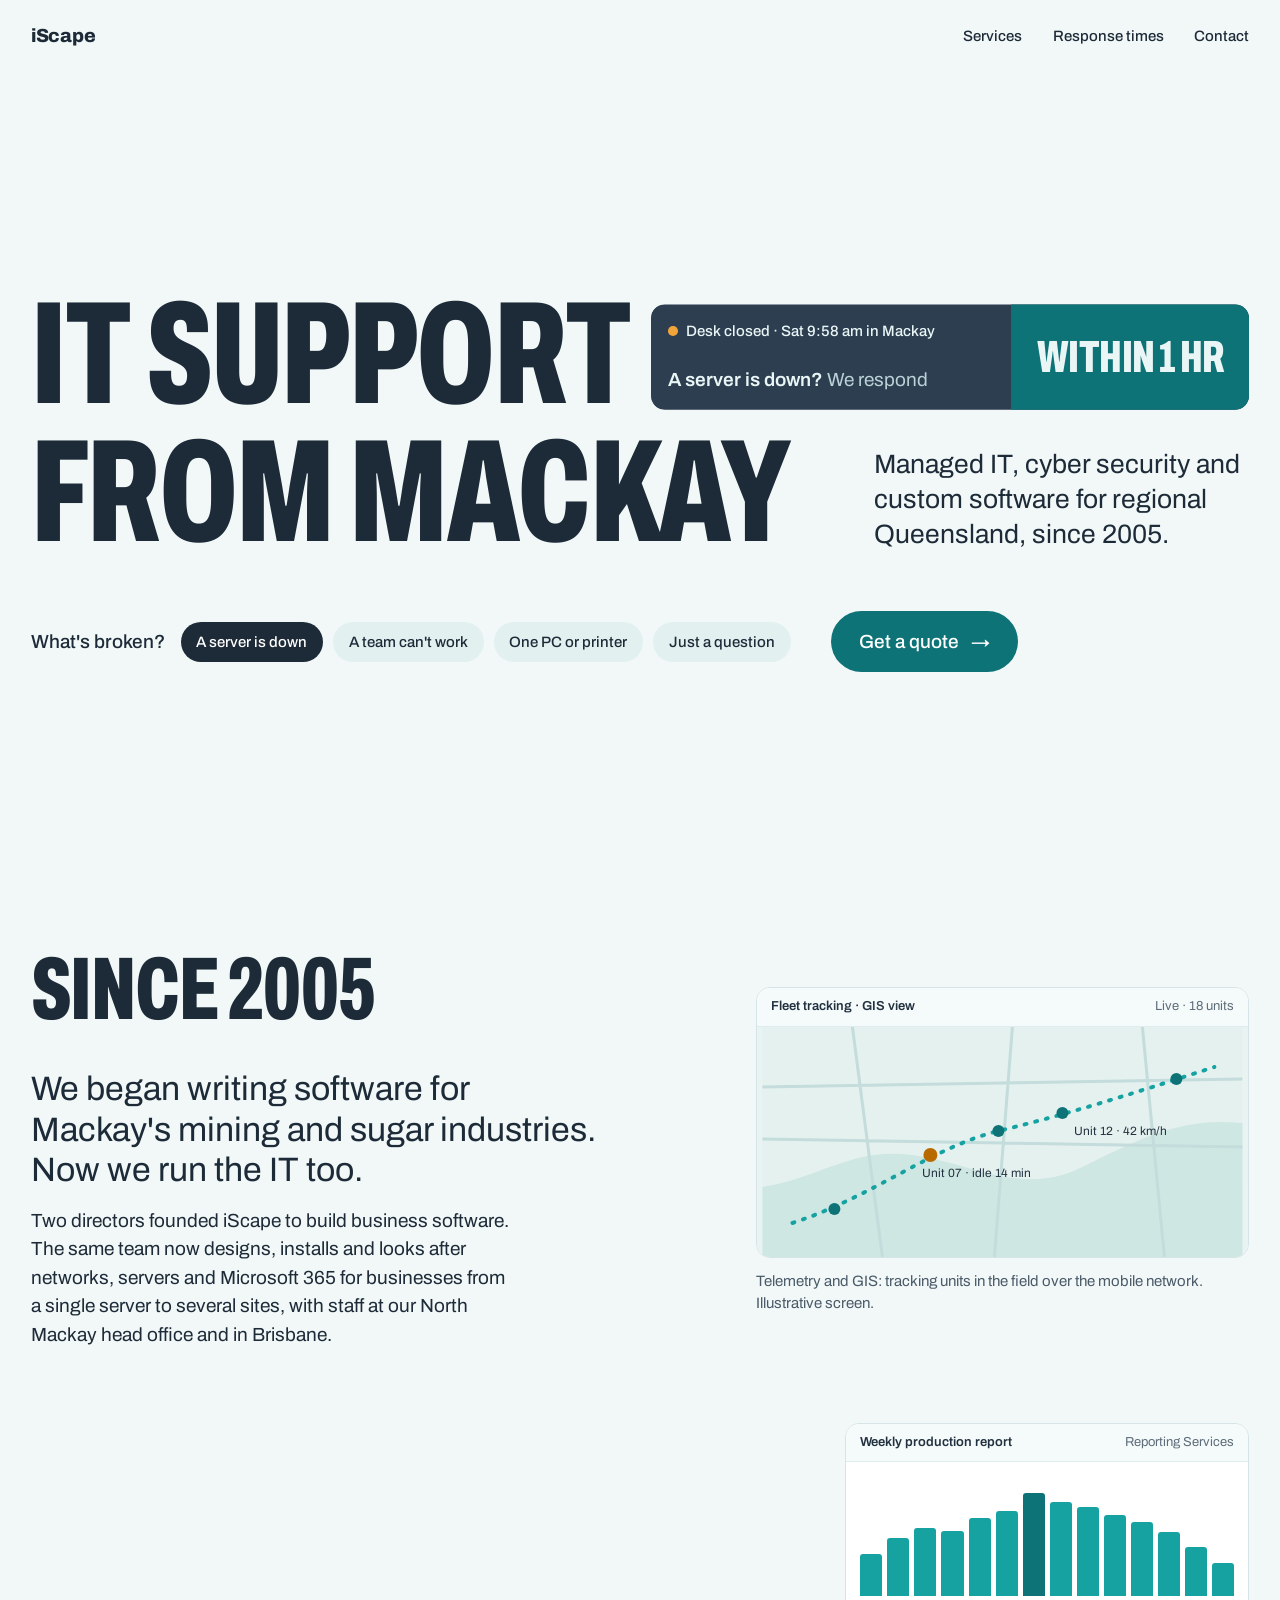
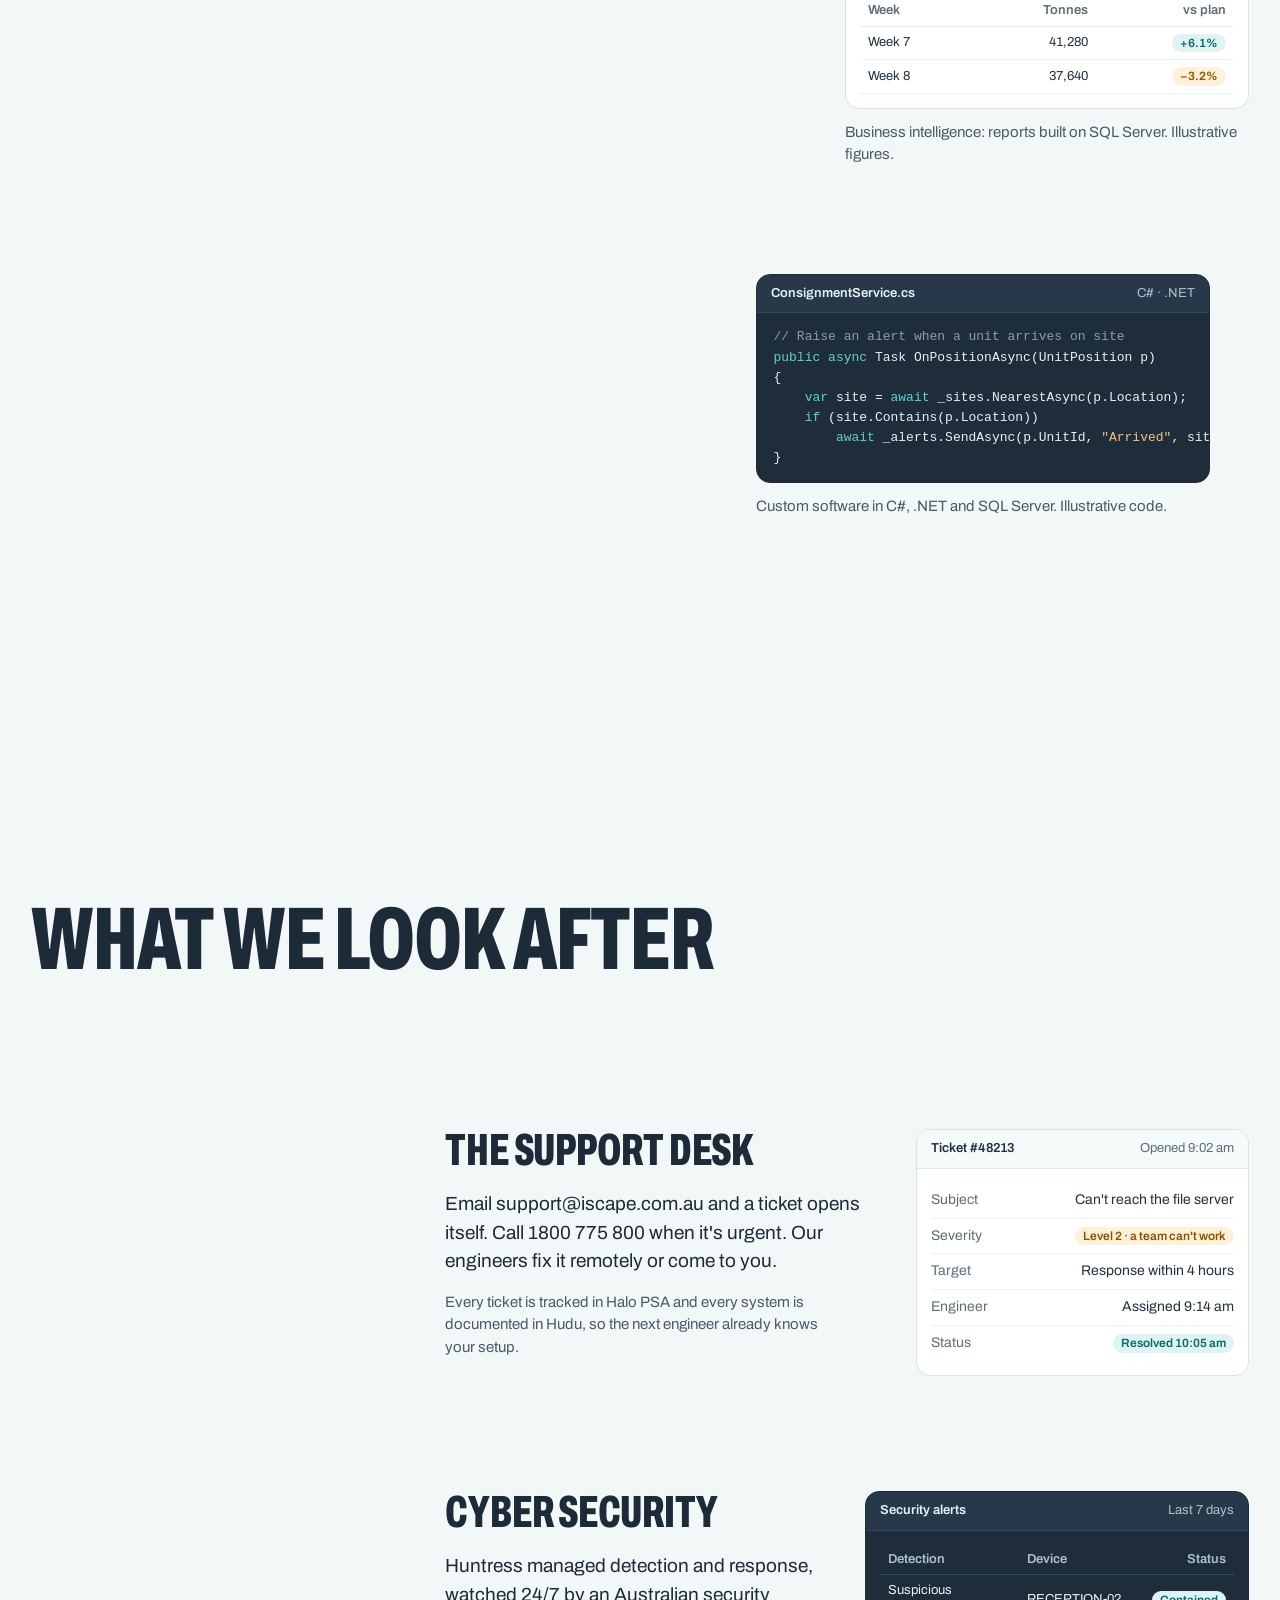
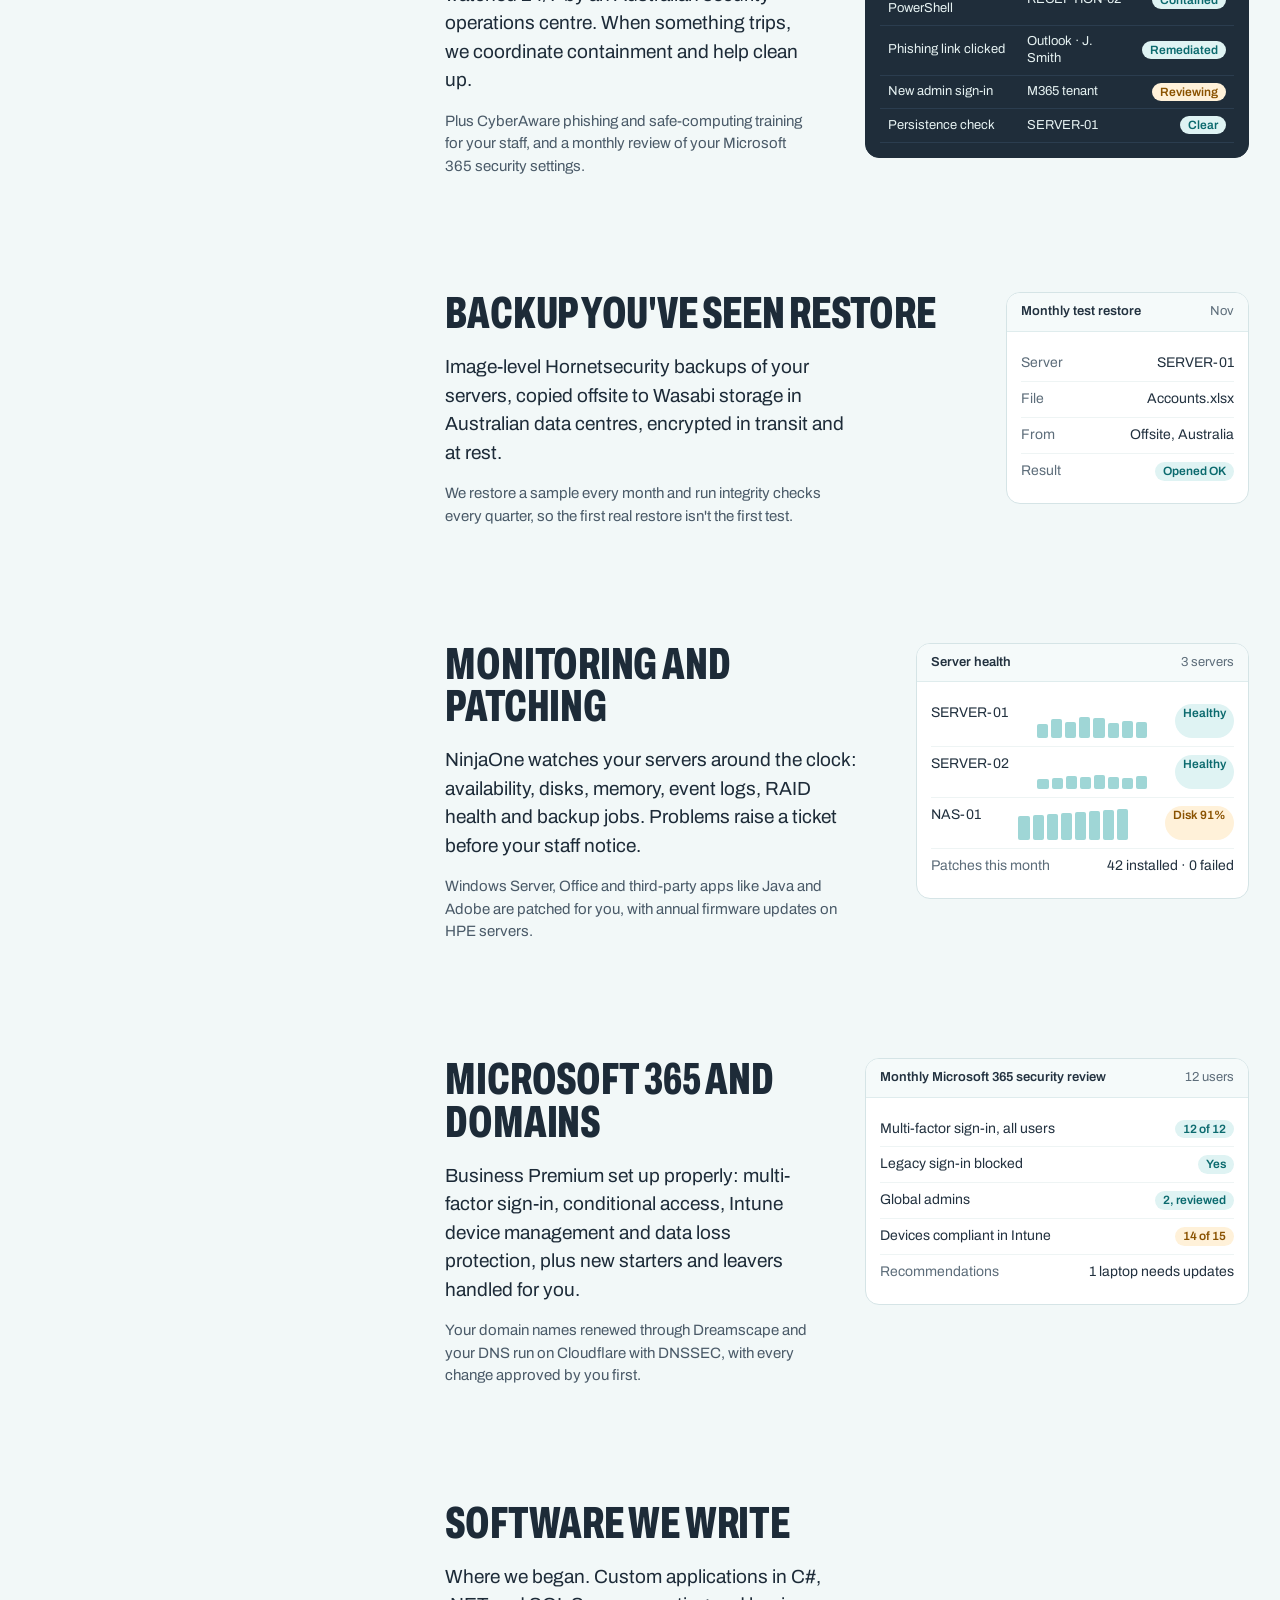
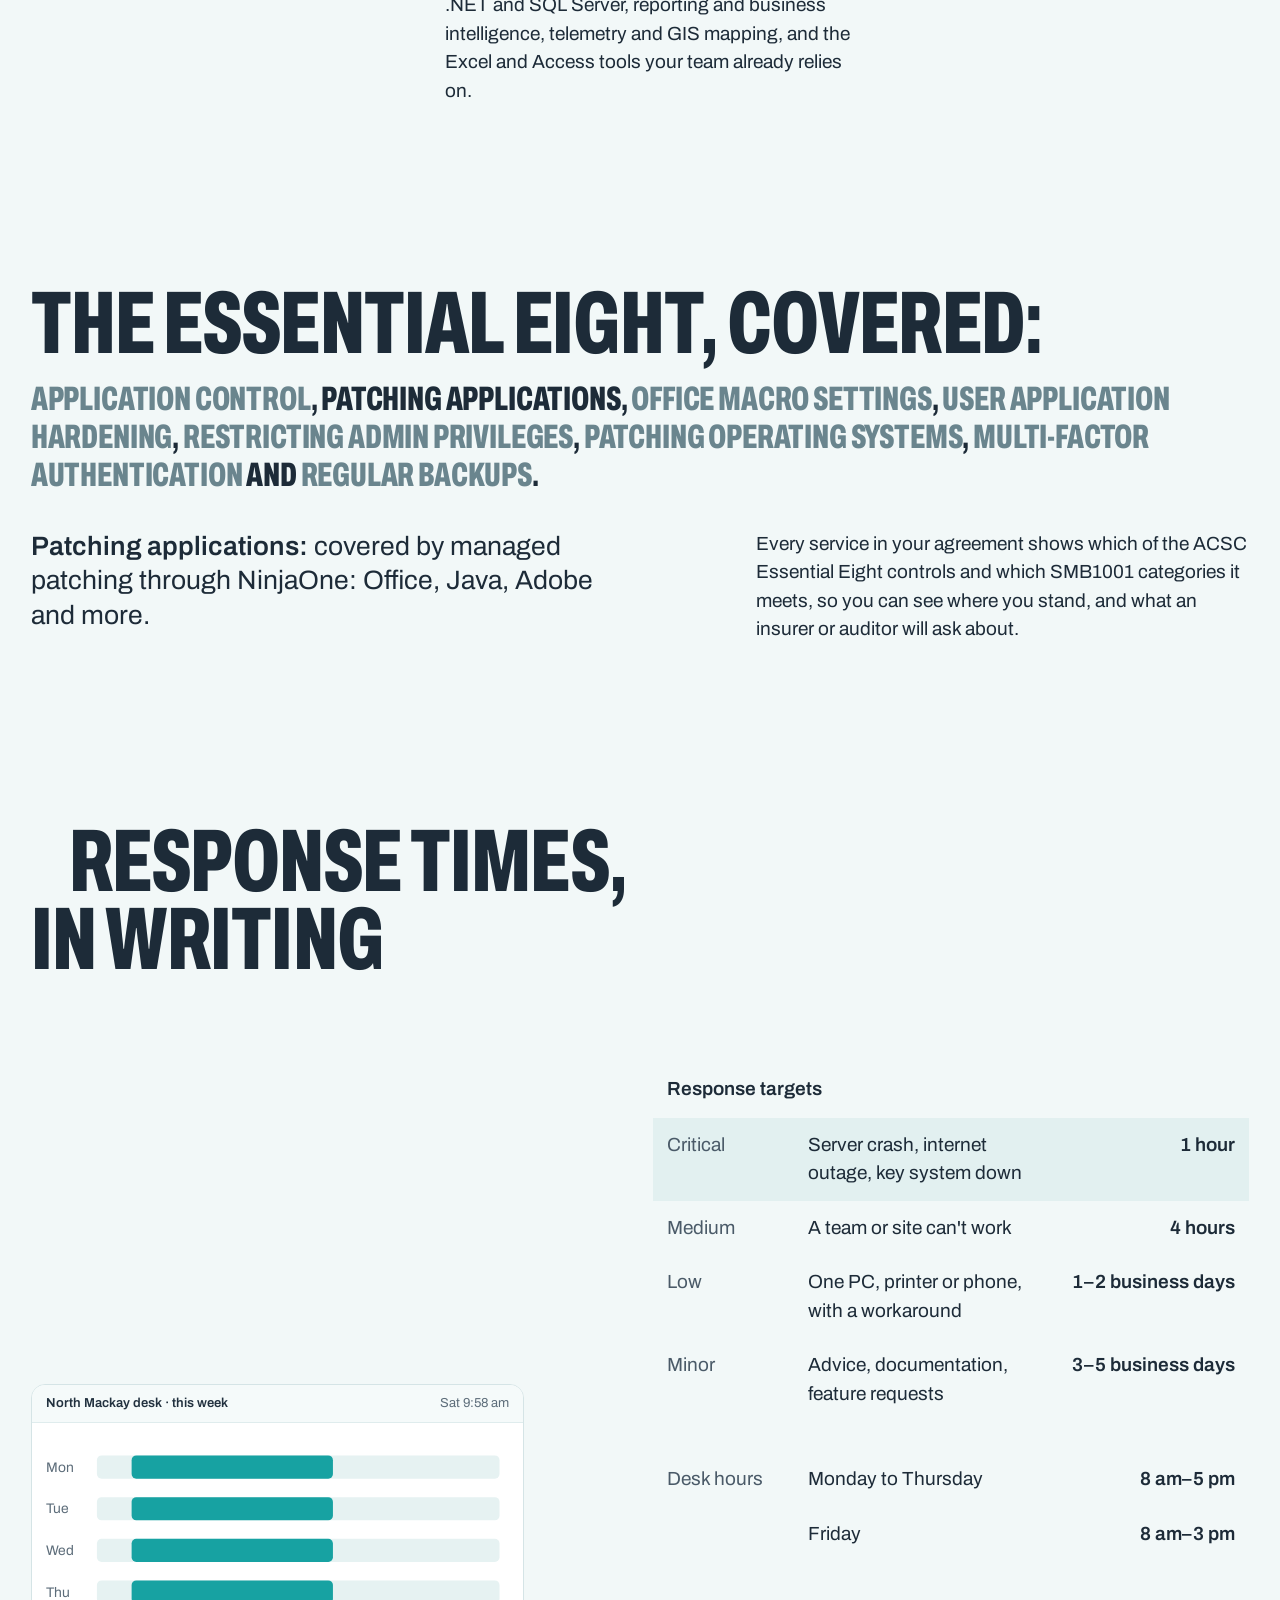
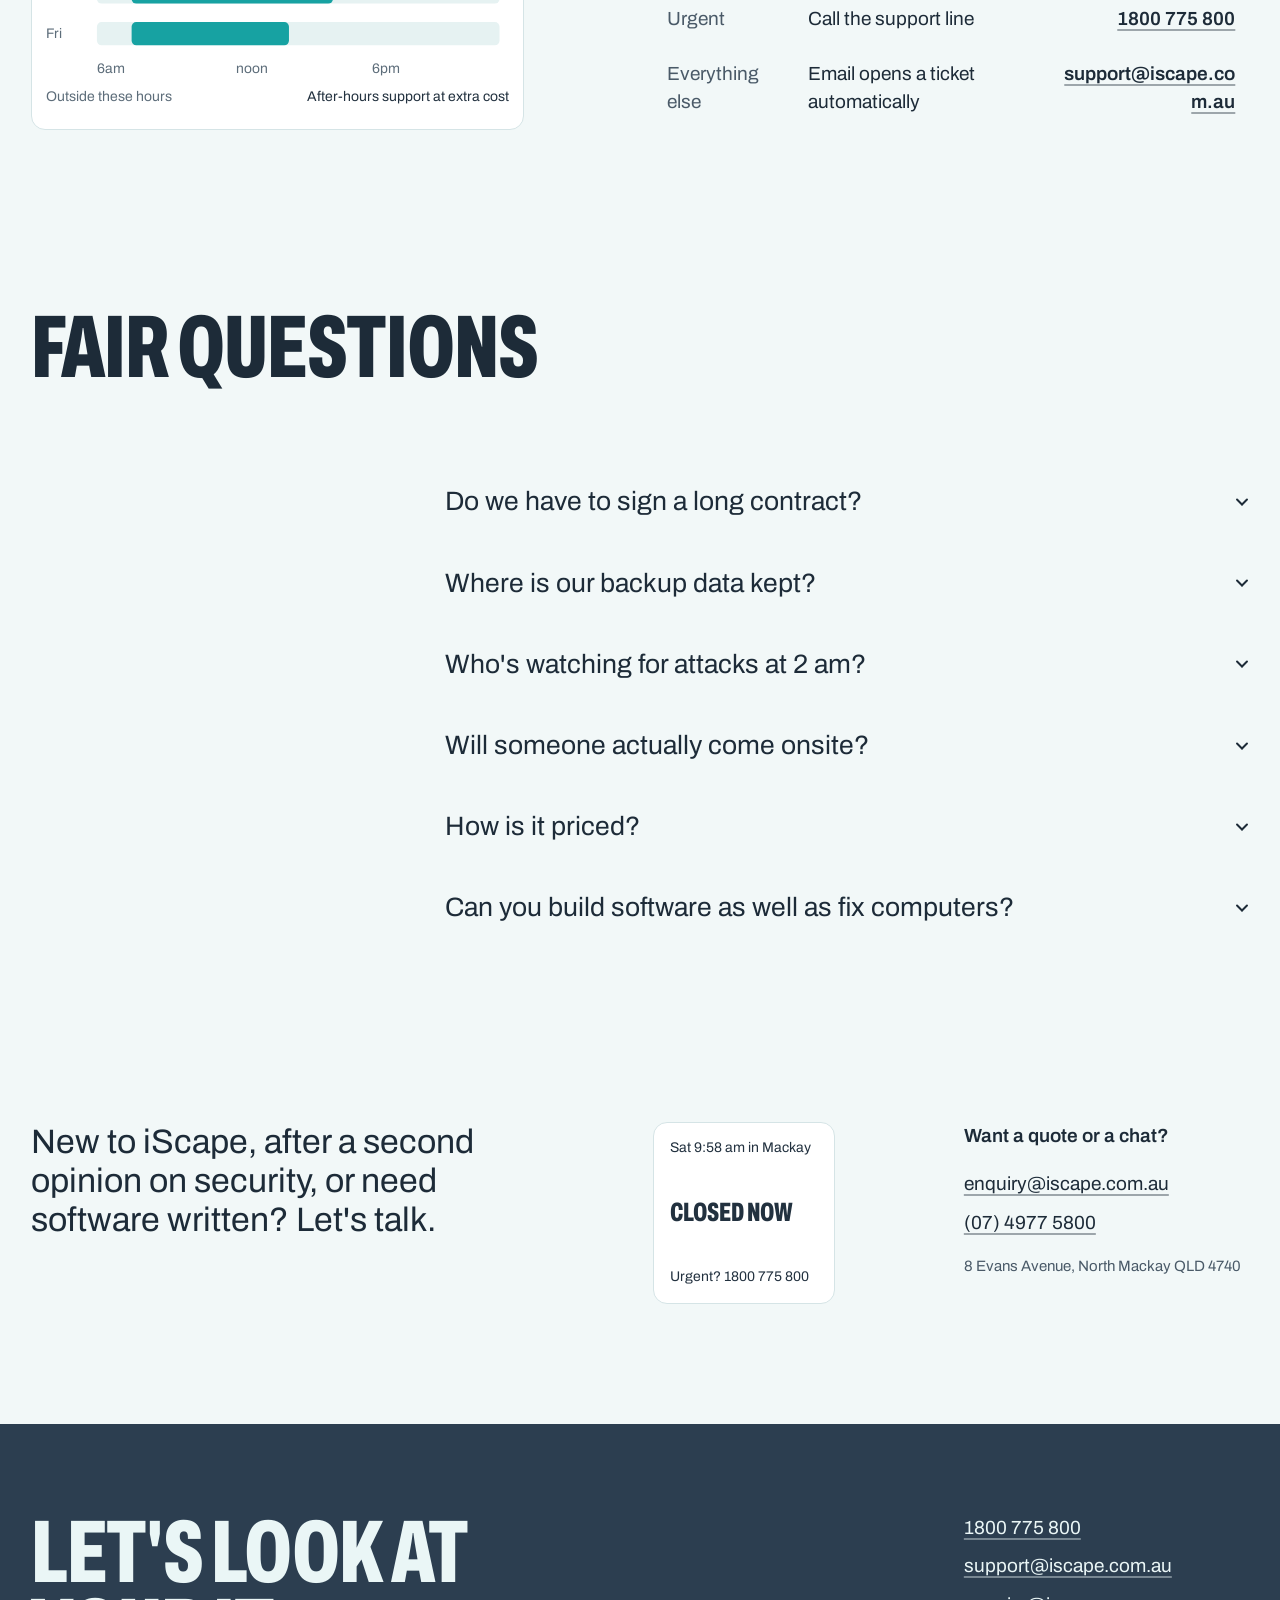
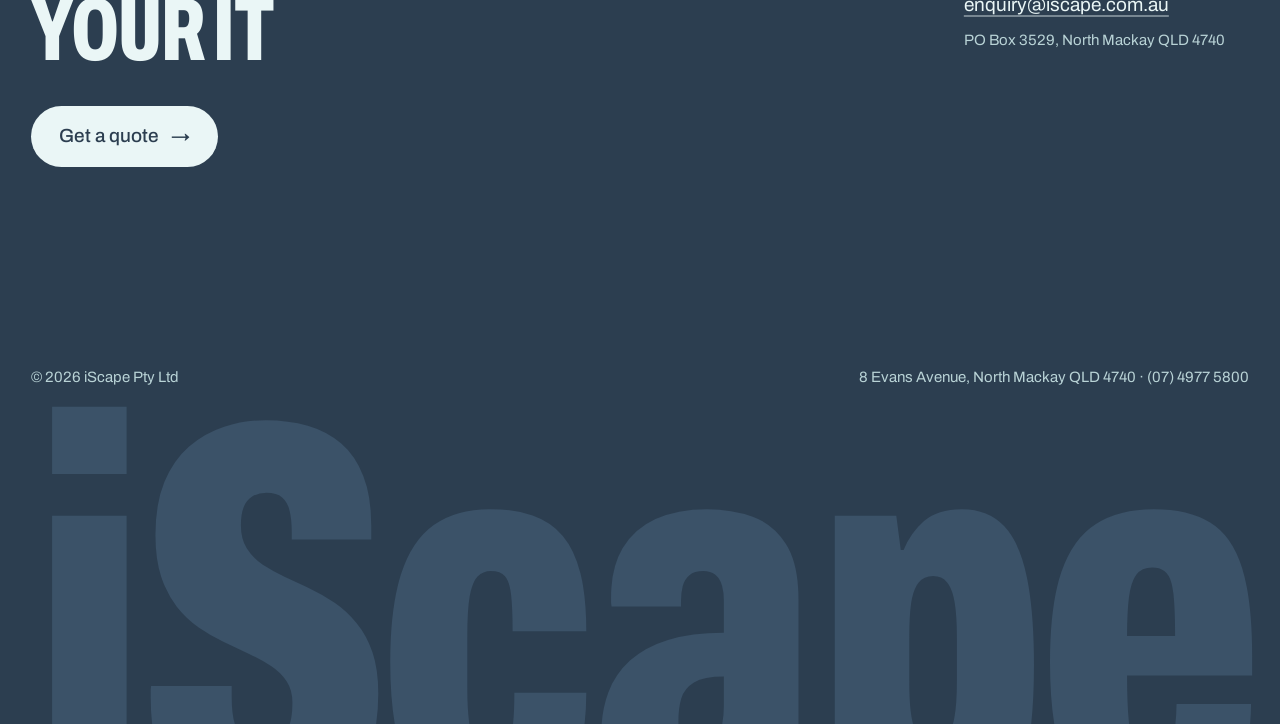
<file: iscape-landing/index.html>
<!doctype html>
<html lang="en-AU">
<head>
<meta charset="utf-8">
<meta name="viewport" content="width=device-width, initial-scale=1, viewport-fit=cover">
<title>iScape · IT support from Mackay</title>
<meta name="description" content="iScape runs managed IT, cyber security and custom software for Mackay and regional Queensland businesses, from North Mackay since 2005.">
<link rel="preconnect" href="https://fonts.googleapis.com">
<link rel="preconnect" href="https://fonts.gstatic.com" crossorigin>
<link href="https://fonts.googleapis.com/css2?family=Archivo:wdth,wght@62..125,100..900&display=swap" rel="stylesheet">
<style>
:root {
  /* brand, from iScape's own documents */
  --teal: #17a2a2;
  --teal-deep: #0d7377;
  --slate: #2c3e50;
  --bg: #f2f8f8;
  --surface: #e2f0f0;
  --ink: #1d2b38;
  --muted: #4a5a68;
  --accent: #0d7377;
  --on-accent: #ffffff;
  --field: #2c3e50;
  --on-field: #eaf6f6;
  --on-field-muted: #b9d3d6;
  --warn: #b86a00;

  /* five working sizes, plus the hero display and the footer name */
  --step-small: 0.9375rem;
  --step-body: clamp(1.0625rem, 1rem + 0.25vw, 1.1875rem);
  --step-lead: clamp(1.25rem, 1.1rem + 0.7vw, 1.75rem);
  --step-mid: clamp(1.5rem, 0.9rem + 2.4vw, 3rem);
  --step-head: clamp(2.75rem, 1.4rem + 5.2vw, 6rem);
  --step-display: clamp(4rem, 0.5rem + 10.8vw, 12rem);

  --margin: clamp(16px, 2.4vw, 32px);
  --gap-section: clamp(120px, 14vw, 220px);
  --radius: 14px;
  --ease-out: cubic-bezier(.16, 1, .3, 1);
  --spring: cubic-bezier(.34, 1.56, .64, 1);
}
*, *::before, *::after { box-sizing: border-box; }
html { -webkit-text-size-adjust: 100%; scroll-behavior: smooth; }
body {
  margin: 0; background: var(--bg); color: var(--ink);
  font-family: "Archivo", system-ui, -apple-system, "Segoe UI", sans-serif;
  font-size: var(--step-body); line-height: 1.5; font-stretch: 100%;
  -webkit-font-smoothing: antialiased; text-rendering: optimizeLegibility;
}
img, svg { display: block; max-width: 100%; }
a { color: inherit; }
p { margin: 0; }
h1, h2, h3 { margin: 0; font-weight: 800; }
:focus-visible { outline: 3px solid var(--teal); outline-offset: 3px; border-radius: 4px; }
::selection { background: var(--teal); color: #fff; }

.display {
  font-stretch: 62%; font-weight: 800; text-transform: uppercase;
  letter-spacing: -0.01em; line-height: 0.88;
}
.wrap { padding-inline: var(--margin); }
.grid { display: grid; grid-template-columns: repeat(12, minmax(0, 1fr)); column-gap: clamp(12px, 2vw, 32px); }

.btn {
  display: inline-flex; align-items: center; gap: .6em;
  font: inherit; font-weight: 500; font-size: var(--step-body); text-decoration: none;
  padding: .85em 1.5em; border-radius: 999px; border: 0; cursor: pointer;
  background: var(--accent); color: var(--on-accent);
  transition: transform .25s var(--spring), background-color .2s ease;
}
.btn:hover { transform: translateY(-2px); background: #0a5f62; }
.btn:active { transform: translateY(1px) scale(.98); }
.btn .arrow { transition: transform .25s var(--spring); }
.btn:hover .arrow { transform: translateX(4px); }

.link {
  text-decoration: underline; text-underline-offset: .22em; text-decoration-thickness: 2px;
  text-decoration-color: color-mix(in srgb, currentColor 40%, transparent);
  transition: text-decoration-color .2s ease, color .2s ease;
}
.link:hover { text-decoration-color: currentColor; }

/* ---------- top bar ---------- */
.top {
  display: flex; justify-content: space-between; align-items: center;
  padding-block: 22px; font-size: var(--step-small);
}
.wordmark { font-weight: 800; font-size: var(--step-body); letter-spacing: -0.01em; text-decoration: none; }
.top nav { display: flex; gap: clamp(16px, 2.4vw, 32px); }
.top nav a { text-decoration: none; font-weight: 500; }
.top nav a:hover { text-decoration: underline; text-underline-offset: .25em; }

/* ---------- hero ---------- */
.hero { min-height: 100svh; display: flex; flex-direction: column; }
.hero-body { flex: 1; display: flex; flex-direction: column; justify-content: center; padding-block: clamp(32px, 6vh, 80px) clamp(40px, 7vh, 96px); }
.hero h1 { font-size: var(--step-display); }
.hero-line { display: flex; align-items: flex-end; gap: .14em; }
.hero-line + .hero-line { margin-top: .06em; }
.hero-line .w { white-space: nowrap; }
.hero-text { position: relative; }
.support {
  font-size: var(--step-lead); line-height: 1.32; max-width: 32ch; color: var(--ink);
  margin-top: 36px;
}
@media (min-width: 1081px) {
  .support { position: absolute; right: 0; bottom: .35rem; margin: 0; max-width: 25ch; }
}

/* the slot: a live fragment of the support desk, one cap-height tall */
.slot {
  flex: 1; height: calc(var(--step-display) * .72); min-width: 0; margin-bottom: calc(var(--step-display) * .07);
  border-radius: var(--radius); background: var(--field); color: var(--on-field);
  font-size: 1rem; line-height: 1.2; font-stretch: 100%; text-transform: none; letter-spacing: 0; font-weight: 400;
  display: grid; grid-template-columns: 1fr auto; align-items: stretch; overflow: hidden; position: relative;
  clip-path: inset(0 0 0 0 round var(--radius));
}
.slot-meta { padding: clamp(10px, 1.4vw, 22px); display: flex; flex-direction: column; justify-content: space-between; min-width: 0; }
.slot-meta .now { display: flex; align-items: center; gap: .55em; font-size: var(--step-small); font-weight: 500; }
.dot { width: .65em; height: .65em; border-radius: 50%; background: var(--teal); flex: none; }
.dot.closed { background: #f0a43a; }
.dot.live { animation: pulse 2s ease-in-out infinite; }
@keyframes pulse { 0%,100% { transform: scale(1); opacity: 1; } 50% { transform: scale(.7); opacity: .55; } }
.slot-meta .case { font-size: var(--step-body); color: var(--on-field-muted); }
.slot-meta .case strong { color: var(--on-field); font-weight: 600; }
.slot-target {
  background: var(--teal-deep); padding: clamp(10px, 1.4vw, 22px) clamp(14px, 2vw, 32px);
  display: flex; flex-direction: column; justify-content: center; align-items: flex-end; text-align: right;
}
.slot-target .big {
  font-stretch: 62%; font-weight: 800; text-transform: uppercase; line-height: .9;
  font-size: var(--step-mid); letter-spacing: -0.01em; white-space: nowrap;
}
.slot .swap { transition: opacity .25s ease, transform .35s var(--ease-out); }
.slot.changing .swap { opacity: 0; transform: translateY(8px); }

.hero-actions { margin-top: clamp(36px, 6vh, 72px); display: flex; flex-wrap: wrap; align-items: center; gap: 20px 40px; }
.picker { display: flex; flex-wrap: wrap; align-items: center; gap: 10px; }
.picker-q { font-weight: 500; margin-right: 6px; }
.picker button {
  font: inherit; font-size: var(--step-small); font-weight: 500; cursor: pointer;
  padding: .6em 1.05em; border-radius: 999px; border: 0;
  background: var(--surface); color: var(--ink);
  transition: background-color .2s ease, color .2s ease, transform .25s var(--spring);
}
.picker button:hover { transform: translateY(-2px); background: #d1e8e8; }
.picker button:active { transform: scale(.96); }
.picker button[aria-pressed="true"] { background: var(--ink); color: #fff; }
.no-js .picker { display: none; }

/* ---------- intro (pinned statement, built work passes) ---------- */
.intro { margin-top: clamp(24px, 4vw, 64px); }
.intro .grid { align-items: start; }
.intro-pin { grid-column: 1 / span 6; position: sticky; top: 18vh; padding-bottom: 8vh; }
.intro-pin h2 { font-size: var(--step-head); margin-bottom: .45em; }
.intro-pin p { font-size: clamp(1.5rem, 1rem + 1.4vw, 2.25rem); line-height: 1.18; max-width: 30ch; }
.intro-pin p + p { margin-top: .9em; font-size: var(--step-body); line-height: 1.5; max-width: 44ch; }
.intro-work { grid-column: 8 / span 5; display: flex; flex-direction: column; gap: 12vh; padding-block: 4vh 6vh; }
.intro-work figure { margin: 0; }
.intro-work figure:nth-child(1) { width: 100%; }
.intro-work figure:nth-child(2) { width: 82%; margin-left: auto; }
.intro-work figure:nth-child(3) { width: 92%; }
figcaption { margin-top: 12px; font-size: var(--step-small); color: var(--muted); }

/* ---------- interface fragments (data-ui keep their own borders) ---------- */
.ui {
  border-radius: var(--radius); overflow: hidden; background: #fff; color: #22313f;
  font-size: 14px; line-height: 1.35; border: 1px solid #d5e4e6; /* taste-skill-ignore: data-ui fragment */
}
.ui-bar { display: flex; align-items: center; justify-content: space-between; gap: 12px; padding: 10px 14px; background: #f5fafa; border-bottom: 1px solid #dfeced; font-weight: 600; font-size: 13px; } /* taste-skill-ignore: data-ui fragment */
.ui-bar span:last-child { font-weight: 400; color: #5d6d7a; }
.ui-body { padding: 14px; }
.ui table { width: 100%; border-collapse: collapse; font-size: 13px; font-variant-numeric: tabular-nums; }
.ui th { text-align: left; font-weight: 600; color: #5d6d7a; padding: 6px 8px; border-bottom: 1px solid #e3eeef; } /* taste-skill-ignore: data-ui fragment */
.ui td { padding: 7px 8px; border-bottom: 1px solid #eef4f4; } /* taste-skill-ignore: data-ui fragment */
.ui td.num, .ui th.num { text-align: right; }
.tag { display: inline-block; padding: 1px 8px; border-radius: 999px; font-size: 12px; font-weight: 600; }
.tag.ok { background: #dff3f3; color: #0b6a6e; }
.tag.warn { background: #fff1d9; color: #8a5200; }
.tag.crit { background: #fde3df; color: #a2271a; }
.ui .row { display: flex; justify-content: space-between; gap: 10px; padding: 8px 0; border-bottom: 1px solid #eef4f4; } /* taste-skill-ignore: data-ui fragment */
.ui .row:last-child { border-bottom: 0; }
.ui .k { color: #5d6d7a; }
.ui-dark { background: #1f2d3a; color: #e6f2f2; border-color: #1f2d3a; }
.ui-dark .ui-bar { background: #26384a; border-color: #33495e; color: #e6f2f2; }
.ui-dark th { color: #a9c3c8; border-color: #33495e; }
.ui-dark td { border-color: #2b3d4f; }
.ui-dark .ui-bar span:last-child { color: #a9c3c8; }
pre.code { margin: 0; padding: 14px 16px; font: 13px/1.55 ui-monospace, "SFMono-Regular", Menlo, Consolas, monospace; white-space: pre; overflow: hidden; }
pre.code .c { color: #7fa3ab; } pre.code .k2 { color: #5fd0d0; } pre.code .s { color: #f2c27b; }
.map { position: relative; background: #e9f3f2; height: 230px; overflow: hidden; }
.map svg { width: 100%; height: 100%; }
.bars { display: grid; grid-template-columns: repeat(14, 1fr); align-items: end; gap: 5px; height: 120px; padding-top: 8px; }
.bars i { display: block; background: var(--teal); border-radius: 3px 3px 0 0; }
.bars i.hi { background: var(--teal-deep); }
.spark { display: flex; align-items: end; gap: 3px; height: 34px; }
.spark i { flex: 1; background: #9fd6d6; border-radius: 2px; }

/* ---------- features: rows on an axis ---------- */
.features { margin-top: var(--gap-section); }
.features-head { min-height: 42svh; display: flex; align-items: center; }
.features-head h2, .feature { grid-column: 5 / span 8; }
.features-head h2 { font-size: var(--step-head); }
.feature { display: grid; grid-template-columns: minmax(0, 1fr) auto; column-gap: clamp(24px, 4vw, 64px); align-items: start; }
.feature + .feature { margin-top: clamp(80px, 9vw, 120px); }
.feature h3 { font-size: var(--step-mid); font-stretch: 62%; text-transform: uppercase; line-height: .95; letter-spacing: -0.005em; margin-bottom: .4em; }
.feature p { max-width: 38ch; }
.feature p + p { margin-top: .8em; }
.feature .with { color: var(--muted); font-size: var(--step-small); margin-top: 1em; max-width: 44ch; }
.feature figure { margin: 0; }
.feature .fig-a { width: clamp(280px, 26vw, 400px); }
.feature .fig-b { width: clamp(300px, 30vw, 440px); }
.feature .fig-c { width: clamp(220px, 19vw, 280px); }

/* ---------- proof: the Essential Eight as one sentence ---------- */
.proof { margin-top: var(--gap-section); }
.proof .lede { font-size: var(--step-head); }
.e8 {
  margin-top: .5em; font-size: clamp(1.5rem, 1rem + 1.4vw, 2.25rem); line-height: 1.12;
  font-stretch: 62%; font-weight: 800; text-transform: uppercase; letter-spacing: -0.005em;
}
.e8 span { color: #6a858e; transition: color .4s ease; cursor: default; }
.e8 span.lit { color: var(--ink); }
.e8-caption { margin-top: 36px; display: grid; grid-template-columns: repeat(12, minmax(0,1fr)); column-gap: clamp(12px, 2vw, 32px); }
.e8-caption p { grid-column: 1 / span 6; font-size: var(--step-lead); line-height: 1.3; min-height: 2.6em; }
.e8-caption p strong { font-weight: 600; }
.e8-caption .fine { grid-column: 8 / span 5; font-size: var(--step-body); color: var(--ink); line-height: 1.5; min-height: 0; }

/* ---------- list: response times ---------- */
.times { margin-top: var(--gap-section); }
.times h2 { font-size: var(--step-head); text-indent: 3vw; grid-column: 1 / -1; }
.times .grid { row-gap: 0; }
.times-fig { grid-column: 1 / span 5; align-self: end; margin: 96px 0 0; }
.times-table { grid-column: 7 / span 6; margin-top: 96px; }
.times-table table { width: 100%; border-collapse: collapse; font-size: var(--step-body); }
.times-table caption { text-align: left; font-weight: 600; padding-bottom: 14px; }
.times-table th, .times-table td { padding: 13px 0; text-align: left; vertical-align: top; font-weight: 400; }
.times-table th { color: var(--muted); width: 26%; padding-right: 16px; }
.times-table td.v { text-align: right; font-weight: 600; white-space: nowrap; padding-left: 16px; }
.times-table tr.gap > * { padding-top: 44px; }
.times-table tr > * { transition: background-color .3s ease; }
.times-table tr.on > * { background: var(--surface); }
.times-table th { padding-left: 14px; }
.times-table td.v { padding-right: 14px; }
.times-table caption { padding-left: 14px; }
.times-table td.v a { white-space: normal; overflow-wrap: anywhere; }
.times-table td a { font-weight: 600; }

/* ---------- faq ---------- */
.faq { margin-top: var(--gap-section); }
.faq h2 { font-size: var(--step-head); }
.faq-list { grid-column: 5 / span 8; margin-top: 80px; }
.faq details { padding: 18px 24px; margin-inline: -24px; border-radius: var(--radius); transition: background-color .25s ease; }
.faq details + details { margin-top: 12px; }
.faq details[open] { background: var(--surface); }
.faq summary {
  list-style: none; cursor: pointer; display: flex; justify-content: space-between; align-items: center; gap: 24px;
  font-size: var(--step-lead); line-height: 1.25;
}
.faq summary::-webkit-details-marker { display: none; }
.chev { width: 14px; height: 14px; flex: none; position: relative; transition: transform .3s var(--spring); }
.chev::before, .chev::after { content: ""; position: absolute; top: 6px; width: 9px; height: 2px; background: currentColor; border-radius: 2px; }
.chev::before { left: 0; transform: rotate(45deg); }
.chev::after { right: 0; transform: rotate(-45deg); }
.faq details[open] .chev { transform: rotate(180deg); }
.faq details p { max-width: 52ch; margin-top: 14px; }

/* ---------- contact ---------- */
.contact { margin-top: var(--gap-section); padding-bottom: 120px; }
.contact .grid { align-items: start; }
.contact .say { grid-column: 1 / span 5; font-size: clamp(1.5rem, 1rem + 1.4vw, 2.25rem); line-height: 1.15; }
.contact-desk { grid-column: 7 / span 2; }
.contact-desk .ui { width: 100%; aspect-ratio: 1; display: flex; flex-direction: column; justify-content: space-between; padding: 16px; }
.contact-desk .ui .big { font-stretch: 62%; font-weight: 800; font-size: var(--step-lead); line-height: .9; text-transform: uppercase; }
.contact-links { grid-column: 10 / span 3; }
.contact-links h2 { font-size: var(--step-body); font-weight: 600; font-stretch: 100%; margin-bottom: 20px; }
.contact-links a { display: block; font-size: var(--step-body); width: fit-content; }
.contact-links a + a { margin-top: 10px; }
.contact-links p { margin-top: 18px; font-size: var(--step-small); color: var(--muted); }

/* ---------- footer ---------- */
.foot { background: var(--field); color: var(--on-field); min-height: 100svh; display: flex; flex-direction: column; overflow: hidden; position: relative; }
.foot-top { padding-top: clamp(64px, 10vh, 120px); }
.foot-top .grid { align-items: start; }
.foot-invite { grid-column: 1 / span 7; }
.foot-invite h2 { font-size: var(--step-head); margin-bottom: 36px; }
.foot .btn { background: var(--on-field); color: var(--field); }
.foot .btn:hover { background: #ffffff; }
.foot-links { grid-column: 10 / span 3; display: flex; flex-direction: column; gap: 10px; font-size: var(--step-body); }
.foot-links a { width: fit-content; }
.foot-links span { color: var(--on-field-muted); font-size: var(--step-small); }
.foot-legal { margin-top: auto; display: flex; flex-wrap: wrap; justify-content: space-between; gap: 8px 24px; font-size: var(--step-small); color: var(--on-field-muted); padding-bottom: 14px; position: relative; z-index: 1; }
.foot-name {
  font-stretch: 62%; font-weight: 800; line-height: .8;
  font-size: 40vw; letter-spacing: -0.02em; white-space: nowrap; color: #3b5268;
  margin-bottom: -0.22em; user-select: none; width: fit-content;
}
.foot-name-wrap { padding-inline: var(--margin); }

/* ---------- motion: entrances ---------- */
.js .rise { opacity: 0; transform: translateY(24px); transition: opacity .7s var(--ease-out), transform .8s var(--ease-out); transition-delay: calc(var(--i, 0) * 80ms); }
.js .rise.in { opacity: 1; transform: none; }
.js .shutter { clip-path: inset(0 100% 0 0 round var(--radius)); }
.js .shutter.open { clip-path: inset(0 0 0 0 round var(--radius)); transition: clip-path 1.1s var(--ease-out); }
.js .shutter > * { transform: scale(1.12); }
.js .shutter.open > * { transform: none; transition: transform 1.3s var(--ease-out); }
.drift { animation: drift 14s ease-in-out infinite alternate; }
@keyframes drift { from { transform: translate(0,0); } to { transform: translate(-3%, 2%); } }

/* ---------- tablet ---------- */
@media (max-width: 1080px) {
  .hero h1 { --step-display: 17.4vw; font-size: var(--step-display); }
  .hero-line { flex-wrap: wrap; }
  .slot { flex-basis: 100%; height: auto; aspect-ratio: 3.4 / 1; margin: .08em 0 .1em; }
  .faq details { margin-inline: -16px; padding-inline: 16px; }
  .intro-pin { grid-column: 1 / span 7; }
  .intro-work { grid-column: 8 / span 5; }
  .features-head h2, .feature { grid-column: 3 / span 10; }
  .faq-list { grid-column: 3 / span 10; }
  .contact .say { grid-column: 1 / -1; margin-bottom: 48px; }
  .times-table { grid-column: 1 / -1; margin-top: 64px; order: 1; }
  .times-fig { grid-column: 1 / span 8; order: 2; margin-top: 64px; }
  .contact-desk { grid-column: 1 / span 3; }
  .contact-links { grid-column: 5 / span 8; }
  .foot { min-height: 0; }
  .foot-legal { margin-top: clamp(96px, 14vw, 160px); }
  .foot-invite { grid-column: 1 / span 7; }
  .foot-links { grid-column: 8 / span 5; }
}

/* ---------- phone ---------- */
@media (max-width: 720px) {
  .top nav a.hide-sm { display: none; }
  .e8 { font-size: 1.5rem; }
  .support { margin-top: 24px; font-size: 1.125rem; }
  .slot { aspect-ratio: 2 / 1; grid-template-columns: 1fr; grid-template-rows: 1fr auto; }
  .slot-target { align-items: flex-start; text-align: left; }
  .hero-actions { margin-top: 32px; }
  .intro-pin, .intro-work { grid-column: 1 / -1; }
  .intro-pin { position: static; padding-bottom: 0; }
  .intro-work { gap: 56px; padding-top: 48px; }
  .intro-work figure:nth-child(n) { width: 100%; margin: 0; }
  .intro-work figure:nth-child(2) { width: 86%; margin-left: auto; }
  .features-head { min-height: 0; padding-bottom: 48px; }
  .features-head h2, .feature { grid-column: 1 / -1; }
  .feature { grid-template-columns: 1fr; }
  .feature + .feature { margin-top: 64px; }
  .feature figure { margin-top: 24px; }
  .feature .fig-a { width: 100%; }
  .feature .fig-b { width: 100%; }
  .feature .fig-c { width: 72%; margin-left: auto; }
  .e8-caption p, .e8-caption .fine { grid-column: 1 / -1; }
  .e8-caption .fine { margin-top: 20px; }
  .times h2 { text-indent: 0; }
  .times-table, .times-fig { grid-column: 1 / -1; }
  .times-table { margin-top: 48px; order: 1; }
  .times-fig { order: 2; margin-top: 48px; }
  .times-table th { width: auto; display: block; padding: 18px 0 2px; }
  .times-table tr { display: grid; grid-template-columns: 1fr auto; }
  .times-table tr th { grid-column: 1 / -1; }
  .times-table td { padding: 2px 0 8px; }
  .times-table tr.gap > * { padding-top: 36px; }
  .times-table tr.gap > td { padding-top: 2px; }
  .faq-list { grid-column: 1 / -1; margin-top: 48px; }
  .faq details { margin-inline: calc(var(--margin) * -1); padding-inline: var(--margin); border-radius: 0; }
  .contact .say { grid-column: 1 / -1; font-size: 1.5rem; margin-bottom: 32px; }
  .contact-desk { grid-column: 1 / span 5; }
  .contact-links { grid-column: 6 / span 7; }
  .foot-legal { margin-top: 96px; }
  .foot-invite, .foot-links { grid-column: 1 / -1; }
  .foot-links { margin-top: 40px; flex-direction: row; flex-wrap: wrap; gap: 12px 20px; }
  .foot .btn { width: 100%; justify-content: center; }
}

@media (prefers-reduced-motion: reduce) {
  html { scroll-behavior: auto; }
  .js .rise, .js .rise.in { opacity: 1; transform: none; transition: none; }
  .js .shutter, .js .shutter.open { clip-path: none; transition: none; }
  .js .shutter > *, .js .shutter.open > * { transform: none; transition: none; }
  .drift, .dot.live { animation: none; }
  .e8 span { transition: none; }
  .btn, .picker button, .chev { transition: none; }
}
</style>
</head>
<body class="no-js">
<script>document.body.classList.remove('no-js'); document.body.classList.add('js');</script>

<header class="hero wrap" id="top">
  <div class="top">
    <a class="wordmark" href="#top">iScape</a>
    <nav aria-label="Main">
      <a href="#services">Services</a>
      <a class="hide-sm" href="#response">Response times</a>
      <a href="#contact">Contact</a>
    </nav>
  </div>

  <div class="hero-body">
    <div class="hero-text">
    <h1 class="display" aria-label="IT support from Mackay">
      <span class="hero-line">
        <span class="w rise" style="--i:0">IT support</span>
        <span class="slot shutter" id="slot" data-ui role="img" aria-label="iScape support desk: response target for the issue you pick, and whether the North Mackay desk is open right now">
          <span class="slot-meta swap">
            <span class="now"><span class="dot live" id="slot-dot"></span><span id="slot-now">Desk hours Mon–Thu 8–5, Fri 8–3</span></span>
            <span class="case" id="slot-case"><strong>A server is down?</strong> We respond</span>
          </span>
          <span class="slot-target swap">
            <span class="big" id="slot-big">Within 1 hr</span>
          </span>
        </span>
      </span>
      <span class="hero-line">
        <span class="w rise" style="--i:1">from Mackay</span>
      </span>
    </h1>
    <p class="support rise" style="--i:2">Managed IT, cyber security and custom software for regional Queensland, since&nbsp;2005.</p>
    </div>

    <div class="hero-actions rise" style="--i:3">
      <div class="picker" role="group" aria-label="What's broken?">
        <span class="picker-q">What's broken?</span>
        <button type="button" aria-pressed="true" data-sev="1">A server is down</button>
        <button type="button" aria-pressed="false" data-sev="2">A team can't work</button>
        <button type="button" aria-pressed="false" data-sev="3">One PC or printer</button>
        <button type="button" aria-pressed="false" data-sev="4">Just a question</button>
      </div>
      <a class="btn" href="mailto:enquiry@iscape.com.au?subject=Managed%20IT%20quote&amp;body=Hi%20iScape%2C%0A%0AWe%27d%20like%20a%20quote%20for%20managed%20IT.%0A%0ABusiness%20name%3A%0ANumber%20of%20staff%3A%0ANumber%20of%20servers%3A%0ABest%20time%20to%20call%3A%0A">Get a quote <span class="arrow" aria-hidden="true">→</span></a>
    </div>
  </div>
</header>

<main>
  <section class="intro wrap" aria-labelledby="intro-h">
    <div class="grid">
      <div class="intro-pin">
        <h2 id="intro-h" class="display rise">Since 2005</h2>
        <p class="rise" style="--i:1">We began writing software for Mackay's mining and sugar industries. Now we run the IT too.</p>
        <p class="rise" style="--i:2">Two directors founded iScape to build business software. The same team now designs, installs and looks after networks, servers and Microsoft 365 for businesses from a single server to several sites, with staff at our North Mackay head office and in Brisbane.</p>
      </div>

      <div class="intro-work">
        <figure class="rise">
          <div class="ui" data-ui>
            <div class="ui-bar"><span>Fleet tracking · GIS view</span><span>Live · 18 units</span></div>
            <div class="map">
              <svg viewBox="0 0 480 230" aria-hidden="true">
                <rect width="480" height="230" fill="#e4f1ef"/>
                <path d="M0 160 C60 150 90 120 150 128 S260 170 320 140 S420 90 480 96 L480 230 L0 230Z" fill="#cfe7e3"/>
                <path d="M0 60 L480 52 M0 112 L480 120 M90 0 L120 230 M250 0 L232 230 M380 0 L402 230" stroke="#c4dcdb" stroke-width="3" fill="none"/>
                <path d="M30 196 C110 170 170 120 236 104 S360 70 452 40" stroke="#17a2a2" stroke-width="4" fill="none" stroke-dasharray="2 9" stroke-linecap="round"/>
                <g fill="#0d7377"><circle cx="72" cy="182" r="6"/><circle cx="236" cy="104" r="6"/><circle cx="300" cy="86" r="6"/><circle cx="414" cy="52" r="6"/></g>
                <g fill="#b86a00"><circle cx="168" cy="128" r="7"/></g>
                <g font-family="Archivo, sans-serif" font-size="12" fill="#22313f">
                  <text x="160" y="150">Unit 07 · idle 14 min</text>
                  <text x="312" y="108">Unit 12 · 42 km/h</text>
                </g>
              </svg>
            </div>
          </div>
          <figcaption>Telemetry and GIS: tracking units in the field over the mobile network. Illustrative screen.</figcaption>
        </figure>

        <figure class="rise">
          <div class="ui" data-ui>
            <div class="ui-bar"><span>Weekly production report</span><span>Reporting Services</span></div>
            <div class="ui-body">
              <div class="bars" aria-hidden="true">
                <i style="height:38%"></i><i style="height:52%"></i><i style="height:61%"></i><i style="height:58%"></i><i style="height:70%"></i><i style="height:76%"></i><i class="hi" style="height:92%"></i><i style="height:84%"></i><i style="height:80%"></i><i style="height:73%"></i><i style="height:66%"></i><i style="height:57%"></i><i style="height:44%"></i><i style="height:30%"></i>
              </div>
              <table>
                <thead><tr><th>Week</th><th class="num">Tonnes</th><th class="num">vs plan</th></tr></thead>
                <tbody>
                  <tr><td>Week 7</td><td class="num">41,280</td><td class="num"><span class="tag ok">+6.1%</span></td></tr>
                  <tr><td>Week 8</td><td class="num">37,640</td><td class="num"><span class="tag warn">−3.2%</span></td></tr>
                </tbody>
              </table>
            </div>
          </div>
          <figcaption>Business intelligence: reports built on SQL Server. Illustrative figures.</figcaption>
        </figure>

        <figure class="rise">
          <div class="ui ui-dark" data-ui>
            <div class="ui-bar"><span>ConsignmentService.cs</span><span>C# · .NET</span></div>
<pre class="code"><span class="c">// Raise an alert when a unit arrives on site</span>
<span class="k2">public async</span> Task OnPositionAsync(UnitPosition p)
{
    <span class="k2">var</span> site = <span class="k2">await</span> _sites.NearestAsync(p.Location);
    <span class="k2">if</span> (site.Contains(p.Location))
        <span class="k2">await</span> _alerts.SendAsync(p.UnitId, <span class="s">"Arrived"</span>, site);
}</pre>
          </div>
          <figcaption>Custom software in C#, .NET and SQL Server. Illustrative code.</figcaption>
        </figure>
      </div>
    </div>
  </section>

  <section class="features wrap" id="services" aria-labelledby="services-h">
    <div class="grid features-head">
      <h2 id="services-h" class="display rise">What we look after</h2>
    </div>

    <div class="grid">
      <article class="feature">
        <div>
          <h3 class="rise">The support desk</h3>
          <p class="rise" style="--i:1">Email support@iscape.com.au and a ticket opens itself. Call 1800&nbsp;775&nbsp;800 when it's urgent. Our engineers fix it remotely or come to you.</p>
          <p class="with rise" style="--i:2">Every ticket is tracked in Halo PSA and every system is documented in Hudu, so the next engineer already knows your setup.</p>
        </div>
        <figure class="fig-a rise" style="--i:2">
          <div class="ui" data-ui>
            <div class="ui-bar"><span>Ticket #48213</span><span>Opened 9:02 am</span></div>
            <div class="ui-body">
              <div class="row"><span class="k">Subject</span><span>Can't reach the file server</span></div>
              <div class="row"><span class="k">Severity</span><span class="tag warn">Level 2 · a team can't work</span></div>
              <div class="row"><span class="k">Target</span><span>Response within 4 hours</span></div>
              <div class="row"><span class="k">Engineer</span><span>Assigned 9:14 am</span></div>
              <div class="row"><span class="k">Status</span><span class="tag ok">Resolved 10:05 am</span></div>
            </div>
          </div>
        </figure>
      </article>

      <article class="feature">
        <div>
          <h3 class="rise">Cyber security</h3>
          <p class="rise" style="--i:1">Huntress managed detection and response, watched 24/7 by an Australian security operations centre. When something trips, we coordinate containment and help clean up.</p>
          <p class="with rise" style="--i:2">Plus CyberAware phishing and safe-computing training for your staff, and a monthly review of your Microsoft 365 security settings.</p>
        </div>
        <figure class="fig-b rise" style="--i:2">
          <div class="ui ui-dark" data-ui>
            <div class="ui-bar"><span>Security alerts</span><span>Last 7 days</span></div>
            <div class="ui-body">
              <table>
                <thead><tr><th>Detection</th><th>Device</th><th class="num">Status</th></tr></thead>
                <tbody>
                  <tr><td>Suspicious PowerShell</td><td>RECEPTION-02</td><td class="num"><span class="tag ok">Contained</span></td></tr>
                  <tr><td>Phishing link clicked</td><td>Outlook · J. Smith</td><td class="num"><span class="tag ok">Remediated</span></td></tr>
                  <tr><td>New admin sign-in</td><td>M365 tenant</td><td class="num"><span class="tag warn">Reviewing</span></td></tr>
                  <tr><td>Persistence check</td><td>SERVER-01</td><td class="num"><span class="tag ok">Clear</span></td></tr>
                </tbody>
              </table>
            </div>
          </div>
        </figure>
      </article>

      <article class="feature">
        <div>
          <h3 class="rise">Backup you've seen restore</h3>
          <p class="rise" style="--i:1">Image-level Hornetsecurity backups of your servers, copied offsite to Wasabi storage in Australian data centres, encrypted in transit and at rest.</p>
          <p class="with rise" style="--i:2">We restore a sample every month and run integrity checks every quarter, so the first real restore isn't the first test.</p>
        </div>
        <figure class="fig-c rise" style="--i:2">
          <div class="ui" data-ui>
            <div class="ui-bar"><span>Monthly test restore</span><span>Nov</span></div>
            <div class="ui-body">
              <div class="row"><span class="k">Server</span><span>SERVER-01</span></div>
              <div class="row"><span class="k">File</span><span>Accounts.xlsx</span></div>
              <div class="row"><span class="k">From</span><span>Offsite, Australia</span></div>
              <div class="row"><span class="k">Result</span><span class="tag ok">Opened OK</span></div>
            </div>
          </div>
        </figure>
      </article>

      <article class="feature">
        <div>
          <h3 class="rise">Monitoring and patching</h3>
          <p class="rise" style="--i:1">NinjaOne watches your servers around the clock: availability, disks, memory, event logs, RAID health and backup jobs. Problems raise a ticket before your staff notice.</p>
          <p class="with rise" style="--i:2">Windows Server, Office and third-party apps like Java and Adobe are patched for you, with annual firmware updates on HPE servers.</p>
        </div>
        <figure class="fig-a rise" style="--i:2">
          <div class="ui" data-ui>
            <div class="ui-bar"><span>Server health</span><span>3 servers</span></div>
            <div class="ui-body">
              <div class="row"><span>SERVER-01</span><span class="spark" style="width:110px" aria-hidden="true"><i style="height:40%"></i><i style="height:55%"></i><i style="height:48%"></i><i style="height:62%"></i><i style="height:58%"></i><i style="height:44%"></i><i style="height:50%"></i><i style="height:46%"></i></span><span class="tag ok">Healthy</span></div>
              <div class="row"><span>SERVER-02</span><span class="spark" style="width:110px" aria-hidden="true"><i style="height:30%"></i><i style="height:34%"></i><i style="height:38%"></i><i style="height:36%"></i><i style="height:40%"></i><i style="height:35%"></i><i style="height:33%"></i><i style="height:37%"></i></span><span class="tag ok">Healthy</span></div>
              <div class="row"><span>NAS-01</span><span class="spark" style="width:110px" aria-hidden="true"><i style="height:70%"></i><i style="height:74%"></i><i style="height:78%"></i><i style="height:81%"></i><i style="height:84%"></i><i style="height:86%"></i><i style="height:88%"></i><i style="height:91%"></i></span><span class="tag warn">Disk 91%</span></div>
              <div class="row"><span class="k">Patches this month</span><span>42 installed · 0 failed</span></div>
            </div>
          </div>
        </figure>
      </article>

      <article class="feature">
        <div>
          <h3 class="rise">Microsoft 365 and domains</h3>
          <p class="rise" style="--i:1">Business Premium set up properly: multi-factor sign-in, conditional access, Intune device management and data loss protection, plus new starters and leavers handled for you.</p>
          <p class="with rise" style="--i:2">Your domain names renewed through Dreamscape and your DNS run on Cloudflare with DNSSEC, with every change approved by you first.</p>
        </div>
        <figure class="fig-b rise" style="--i:2">
          <div class="ui" data-ui>
            <div class="ui-bar"><span>Monthly Microsoft 365 security review</span><span>12 users</span></div>
            <div class="ui-body">
              <div class="row"><span>Multi-factor sign-in, all users</span><span class="tag ok">12 of 12</span></div>
              <div class="row"><span>Legacy sign-in blocked</span><span class="tag ok">Yes</span></div>
              <div class="row"><span>Global admins</span><span class="tag ok">2, reviewed</span></div>
              <div class="row"><span>Devices compliant in Intune</span><span class="tag warn">14 of 15</span></div>
              <div class="row"><span class="k">Recommendations</span><span>1 laptop needs updates</span></div>
            </div>
          </div>
        </figure>
      </article>

      <article class="feature">
        <div>
          <h3 class="rise">Software we write</h3>
          <p class="rise" style="--i:1">Where we began. Custom applications in C#, .NET and SQL Server, reporting and business intelligence, telemetry and GIS mapping, and the Excel and Access tools your team already relies on.</p>
        </div>
      </article>
    </div>
  </section>

  <section class="proof wrap" aria-labelledby="e8-h">
    <h2 id="e8-h" class="lede display rise">The Essential Eight, covered:</h2>
    <p class="e8 rise" style="--i:1" id="e8">
      <span data-svc="Covered by our server monitoring and endpoint protection.">application control</span>,
      <span data-svc="Covered by managed patching through NinjaOne: Office, Java, Adobe and more.">patching applications</span>,
      <span data-svc="Covered by Microsoft 365 Business Premium policy settings.">Office macro settings</span>,
      <span data-svc="Covered by our cyber security services and Microsoft 365 hardening.">user application hardening</span>,
      <span data-svc="Covered by quarterly admin-privilege reviews and the monthly Microsoft 365 security review.">restricting admin privileges</span>,
      <span data-svc="Covered by managed Windows and Windows Server patching.">patching operating systems</span>,
      <span data-svc="Covered by Microsoft 365 conditional access, plus MFA on DNS and domain accounts.">multi-factor authentication</span> and
      <span data-svc="Covered by Hornetsecurity backups, offsite in Australia, test-restored every month.">regular backups</span>.
    </p>
    <div class="e8-caption">
      <p class="rise" style="--i:2" id="e8-svc" aria-live="polite"><strong>Application control:</strong> covered by our server monitoring and endpoint protection.</p>
      <p class="fine rise" style="--i:3">Every service in your agreement shows which of the ACSC Essential Eight controls and which SMB1001 categories it meets, so you can see where you stand, and what an insurer or auditor will ask about.</p>
    </div>
  </section>

  <section class="times wrap" id="response" aria-labelledby="times-h">
    <div class="grid">
      <h2 id="times-h" class="display rise">Response times,<br>in writing</h2>

      <figure class="times-fig rise" style="--i:2">
        <div class="ui" data-ui>
          <div class="ui-bar"><span>North Mackay desk · this week</span><span id="week-now">Queensland time</span></div>
          <div class="ui-body">
            <svg viewBox="0 0 400 210" aria-hidden="true" id="week">
              <g font-family="Archivo, sans-serif" font-size="12" fill="#5d6d7a">
                <text x="0" y="30">Mon</text><text x="0" y="66">Tue</text><text x="0" y="102">Wed</text><text x="0" y="138">Thu</text><text x="0" y="174">Fri</text>
                <text x="44" y="204">6am</text><text x="164" y="204">noon</text><text x="282" y="204">6pm</text>
              </g>
              <g fill="#e6f2f2"><rect x="44" y="16" width="348" height="20" rx="4"/><rect x="44" y="52" width="348" height="20" rx="4"/><rect x="44" y="88" width="348" height="20" rx="4"/><rect x="44" y="124" width="348" height="20" rx="4"/><rect x="44" y="160" width="348" height="20" rx="4"/></g>
              <g fill="#17a2a2"><rect x="74" y="16" width="174" height="20" rx="4"/><rect x="74" y="52" width="174" height="20" rx="4"/><rect x="74" y="88" width="174" height="20" rx="4"/><rect x="74" y="124" width="174" height="20" rx="4"/><rect x="74" y="160" width="136" height="20" rx="4"/></g>
              <line id="now-line" x1="0" x2="0" y1="8" y2="188" stroke="#b86a00" stroke-width="3" stroke-linecap="round" opacity="0"/>
            </svg>
            <div class="row"><span class="k">Outside these hours</span><span>After-hours support at extra cost</span></div>
          </div>
        </div>
      </figure>

      <div class="times-table rise" style="--i:1">
        <table>
          <caption>Response targets</caption>
          <tbody>
            <tr data-sev="1"><th scope="row">Critical</th><td>Server crash, internet outage, key system down</td><td class="v">1 hour</td></tr>
            <tr data-sev="2"><th scope="row">Medium</th><td>A team or site can't work</td><td class="v">4 hours</td></tr>
            <tr data-sev="3"><th scope="row">Low</th><td>One PC, printer or phone, with a workaround</td><td class="v">1–2 business days</td></tr>
            <tr data-sev="4"><th scope="row">Minor</th><td>Advice, documentation, feature requests</td><td class="v">3–5 business days</td></tr>
            <tr class="gap"><th scope="row">Desk hours</th><td>Monday to Thursday</td><td class="v">8 am–5 pm</td></tr>
            <tr><th scope="row"></th><td>Friday</td><td class="v">8 am–3 pm</td></tr>
            <tr class="gap"><th scope="row">Urgent</th><td>Call the support line</td><td class="v"><a class="link" href="tel:1800775800">1800 775 800</a></td></tr>
            <tr><th scope="row">Everything else</th><td>Email opens a ticket automatically</td><td class="v"><a class="link" href="mailto:support@iscape.com.au">support@iscape.com.au</a></td></tr>
          </tbody>
        </table>
      </div>
    </div>
  </section>

  <section class="faq wrap" aria-labelledby="faq-h">
    <div class="grid">
      <h2 id="faq-h" class="display rise" style="grid-column: 1 / -1">Fair questions</h2>
      <div class="faq-list">
        <details class="rise">
          <summary>Do we have to sign a long contract?<span class="chev" aria-hidden="true"></span></summary>
          <p>No. Our managed IT agreements can run month to month. Everything we provide, with its price and the Essential Eight controls it covers, is set out in plain language before you sign.</p>
        </details>
        <details class="rise">
          <summary>Where is our backup data kept?<span class="chev" aria-hidden="true"></span></summary>
          <p>Offsite in Wasabi's Australian data centres, separate from your premises and encrypted in transit and at rest. We test-restore a sample every month and check backup integrity every quarter.</p>
        </details>
        <details class="rise">
          <summary>Who's watching for attacks at 2 am?<span class="chev" aria-hidden="true"></span></summary>
          <p>Huntress's security operations centre in Australia, 24 hours a day. When it confirms a threat we review the alert, coordinate containment and help with clean-up through our service desk.</p>
        </details>
        <details class="rise">
          <summary>Will someone actually come onsite?<span class="chev" aria-hidden="true"></span></summary>
          <p>Yes. Most issues are fixed remotely because it's faster, but our engineers work from North Mackay and Brisbane and come to you when the job needs hands on hardware.</p>
        </details>
        <details class="rise">
          <summary>How is it priced?<span class="chev" aria-hidden="true"></span></summary>
          <p>A fixed monthly price for what we look after (servers, devices, users and backup storage), with hourly rates for projects. After-hours work is charged at 1.5 times the normal rate and emergencies at twice. We quote after a look at your setup.</p>
        </details>
        <details class="rise">
          <summary>Can you build software as well as fix computers?<span class="chev" aria-hidden="true"></span></summary>
          <p>It's how iScape started in 2005. We write custom applications, reports and integrations in C#, .NET and SQL Server, including telemetry and GIS mapping systems.</p>
        </details>
      </div>
    </div>
  </section>

  <section class="contact wrap" id="contact" aria-labelledby="contact-h">
    <div class="grid">
      <p class="say rise">New to iScape, after a second opinion on security, or need software written? Let's talk.</p>
      <div class="contact-desk rise" style="--i:1">
        <div class="ui" data-ui role="img" aria-label="Whether the North Mackay desk is open right now">
          <span id="desk-day">Today</span>
          <span class="big" id="desk-state">8–5</span>
          <span id="desk-note">Mon–Thu 8–5, Fri 8–3</span>
        </div>
      </div>
      <div class="contact-links rise" style="--i:2">
        <h2 id="contact-h">Want a quote or a chat?</h2>
        <a class="link" href="mailto:enquiry@iscape.com.au?subject=Enquiry%20from%20the%20website">enquiry@iscape.com.au</a>
        <a class="link" href="tel:+61749775800">(07) 4977 5800</a>
        <p>8 Evans Avenue, North Mackay QLD 4740</p>
      </div>
    </div>
  </section>
</main>

<footer class="foot" aria-labelledby="foot-h">
  <div class="foot-top wrap">
    <div class="grid">
      <div class="foot-invite">
        <h2 id="foot-h" class="display rise">Let's look at<br>your IT</h2>
        <a class="btn rise" style="--i:1" href="mailto:enquiry@iscape.com.au?subject=Managed%20IT%20quote">Get a quote <span class="arrow" aria-hidden="true">→</span></a>
      </div>
      <div class="foot-links rise" style="--i:2">
        <a class="link" href="tel:1800775800">1800 775 800</a>
        <a class="link" href="mailto:support@iscape.com.au">support@iscape.com.au</a>
        <a class="link" href="mailto:enquiry@iscape.com.au">enquiry@iscape.com.au</a>
        <span>PO Box 3529, North Mackay QLD 4740</span>
      </div>
    </div>
  </div>
  <div class="foot-legal wrap">
    <span>© 2026 iScape Pty Ltd</span>
    <span>8 Evans Avenue, North Mackay QLD 4740 · (07) 4977 5800</span>
  </div>
  <div class="foot-name-wrap" aria-hidden="true"><div class="foot-name" id="foot-name">iScape</div></div>
</footer>

<script>
(() => {
  const reduce = matchMedia('(prefers-reduced-motion: reduce)').matches;

  /* ----- Mackay time and desk status (Queensland: AEST, no daylight saving) ----- */
  const fmt = new Intl.DateTimeFormat('en-AU', { timeZone: 'Australia/Brisbane', weekday: 'short', hour: 'numeric', minute: '2-digit', hour12: true });
  const parts = () => {
    const p = new Intl.DateTimeFormat('en-AU', { timeZone: 'Australia/Brisbane', weekday: 'short', hour: 'numeric', minute: 'numeric', hour12: false }).formatToParts(new Date());
    const get = (t) => p.find((x) => x.type === t)?.value;
    const days = { Mon: 1, Tue: 2, Wed: 3, Thu: 4, Fri: 5, Sat: 6, Sun: 0 };
    return { day: days[get('weekday')] ?? 1, h: (+get('hour')) % 24, m: +get('minute') };
  };
  const deskOpen = ({ day, h, m }) => {
    const t = h + m / 60;
    if (day >= 1 && day <= 4) return t >= 8 && t < 17;
    if (day === 5) return t >= 8 && t < 15;
    return false;
  };
  const timeStr = () => fmt.format(new Date()).replace(/\s?([ap]m)/i, (x, a) => ' ' + a.toLowerCase());

  const nowEl = document.getElementById('slot-now');
  const dotEl = document.getElementById('slot-dot');
  const deskDay = document.getElementById('desk-day');
  const deskState = document.getElementById('desk-state');
  const deskNote = document.getElementById('desk-note');
  const nowLine = document.getElementById('now-line');
  const weekNow = document.getElementById('week-now');

  function tick() {
    const p = parts(); const open = deskOpen(p); const ts = timeStr();
    nowEl.textContent = (open ? 'Desk open · ' : 'Desk closed · ') + ts + ' in Mackay';
    dotEl.classList.toggle('closed', !open);
    deskDay.textContent = ts + ' in Mackay';
    deskState.textContent = open ? 'Open now' : 'Closed now';
    deskNote.textContent = open ? 'Call (07) 4977 5800' : 'Urgent? 1800 775 800';
    weekNow.textContent = ts;
    if (p.day >= 1 && p.day <= 5) {
      const t = p.h + p.m / 60; const x = 44 + Math.min(Math.max(t - 6, 0), 18) / 18 * 348;
      const y = 16 + (p.day - 1) * 36;
      nowLine.setAttribute('x1', x); nowLine.setAttribute('x2', x);
      nowLine.setAttribute('y1', y - 6); nowLine.setAttribute('y2', y + 26);
      nowLine.setAttribute('opacity', '1');
    } else nowLine.setAttribute('opacity', '0');
  }
  tick(); setInterval(tick, 15000);

  /* ----- the live thing: what's broken? → the written response target ----- */
  const sev = {
    1: { c: '<strong>A server is down?</strong> We respond', b: 'Within 1 hr' },
    2: { c: '<strong>A team can’t work?</strong> We respond', b: 'Within 4 hrs' },
    3: { c: '<strong>One PC or printer?</strong> We respond in', b: '1–2 days' },
    4: { c: '<strong>Just a question?</strong> We respond in', b: '3–5 days' },
  };
  const slot = document.getElementById('slot');
  const caseEl = document.getElementById('slot-case');
  const bigEl = document.getElementById('slot-big');
  const rows = document.querySelectorAll('.times-table tr[data-sev]');
  document.querySelectorAll('.picker button').forEach((b) => b.addEventListener('click', () => {
    document.querySelectorAll('.picker button').forEach((x) => x.setAttribute('aria-pressed', String(x === b)));
    const s = sev[b.dataset.sev];
    const apply = () => { caseEl.innerHTML = s.c; bigEl.textContent = s.b; slot.classList.remove('changing'); };
    rows.forEach((r) => r.classList.toggle('on', r.dataset.sev === b.dataset.sev));
    if (reduce) return apply();
    slot.classList.add('changing'); setTimeout(apply, 220);
  }));
  rows[0]?.classList.add('on');

  /* ----- Essential Eight: one control lit at a time ----- */
  const e8 = [...document.querySelectorAll('#e8 span')];
  const svc = document.getElementById('e8-svc');
  let i = 0, timer;
  const light = (n) => {
    e8.forEach((s, k) => s.classList.toggle('lit', k === n));
    const name = e8[n].textContent; svc.innerHTML = '<strong>' + name[0].toUpperCase() + name.slice(1) + ':</strong> ' + e8[n].dataset.svc.replace(/^Covered/, 'covered');
  };
  light(0);
  const run = () => { timer = setInterval(() => { i = (i + 1) % e8.length; light(i); }, 2000); };
  if (!reduce) run();
  e8.forEach((s, k) => s.addEventListener('mouseenter', () => { clearInterval(timer); i = k; light(k); }));
  document.getElementById('e8').addEventListener('mouseleave', () => { if (!reduce) run(); });

  /* ----- the footer name fills the content box exactly ----- */
  const fn = document.getElementById('foot-name');
  const fit = () => {
    fn.style.fontSize = '100px';
    const w = fn.getBoundingClientRect().width, box = fn.parentElement.clientWidth - 2 * parseFloat(getComputedStyle(fn.parentElement).paddingLeft);
    fn.style.fontSize = (100 * box / w).toFixed(2) + 'px';
  };
  document.fonts.ready.then(fit); addEventListener('resize', fit);

  /* ----- entrances and the shutter ----- */
  const io = new IntersectionObserver((es) => es.forEach((e) => { if (e.isIntersecting) { e.target.classList.add('in'); io.unobserve(e.target); } }), { rootMargin: '0px 0px -8% 0px' });
  document.querySelectorAll('.rise').forEach((el) => io.observe(el));
  requestAnimationFrame(() => setTimeout(() => slot.classList.add('open'), 250));
})();
</script>
</body>
</html>
</file>
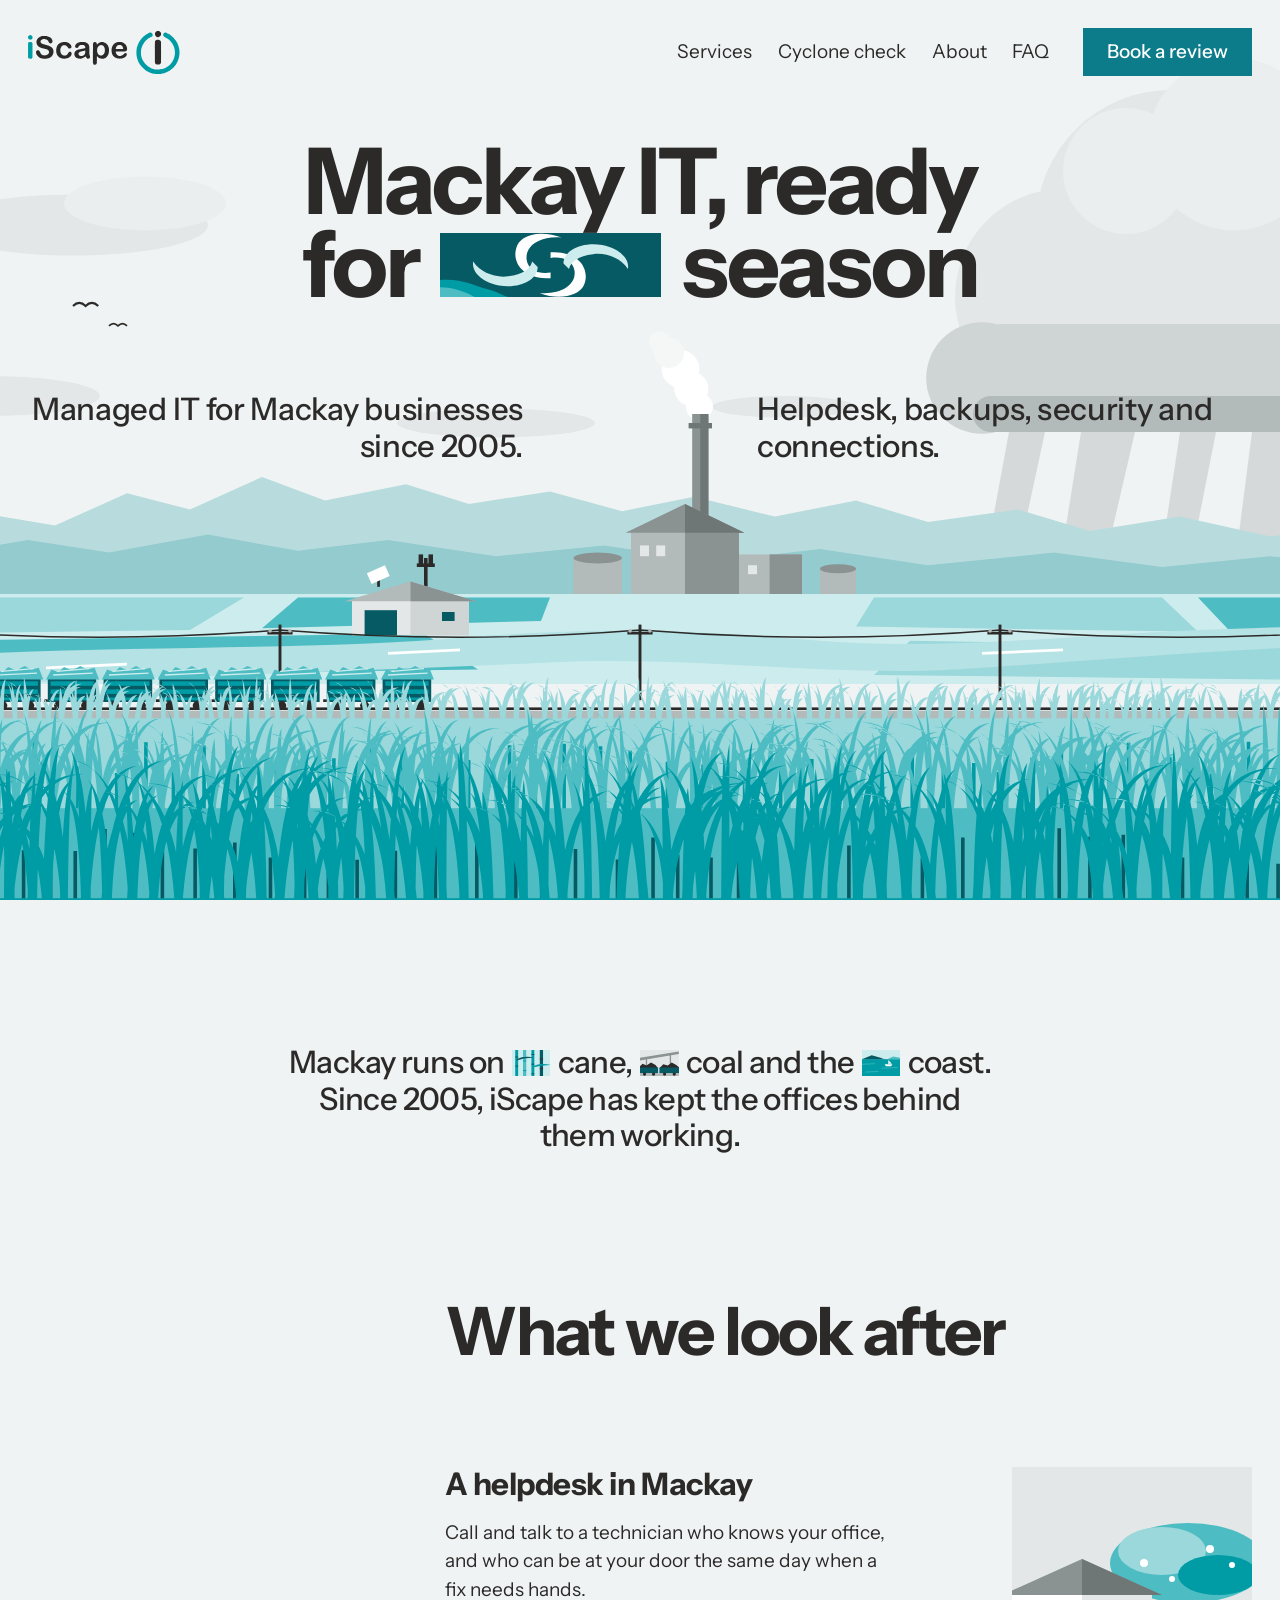
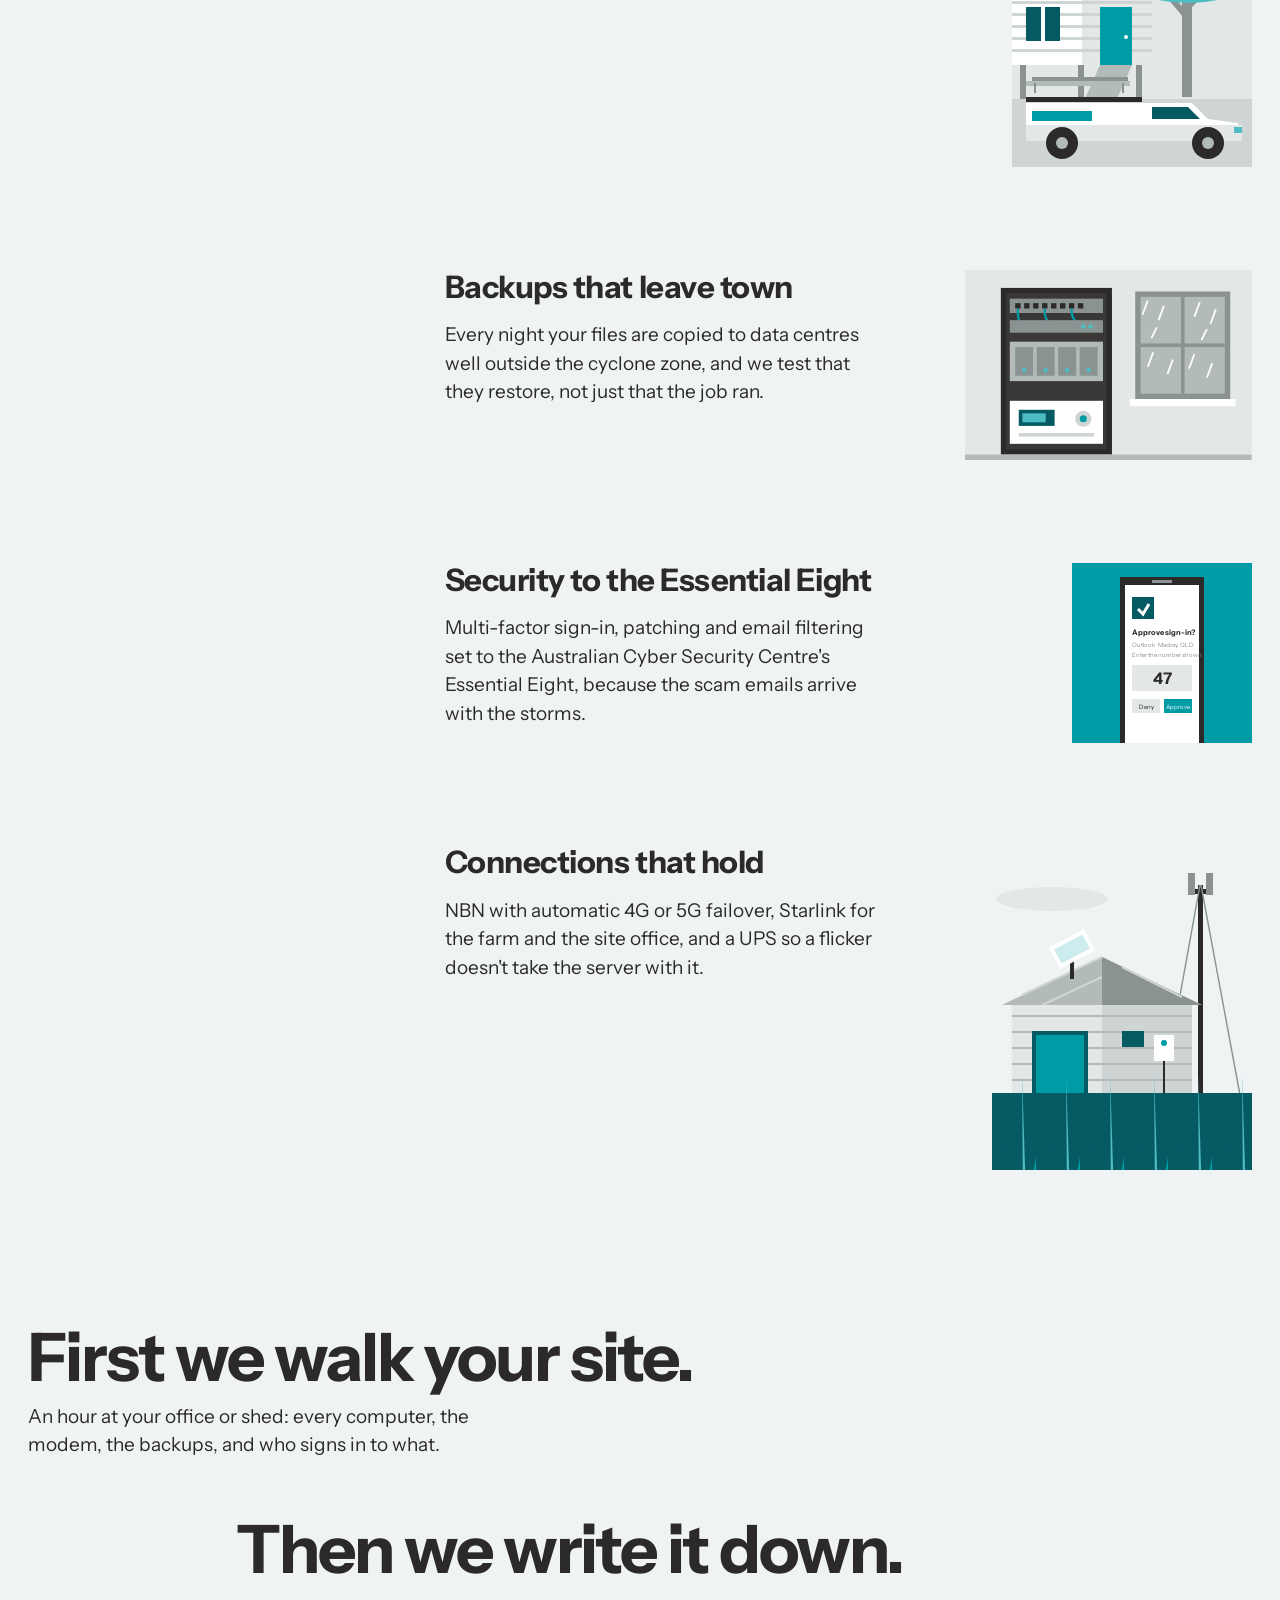
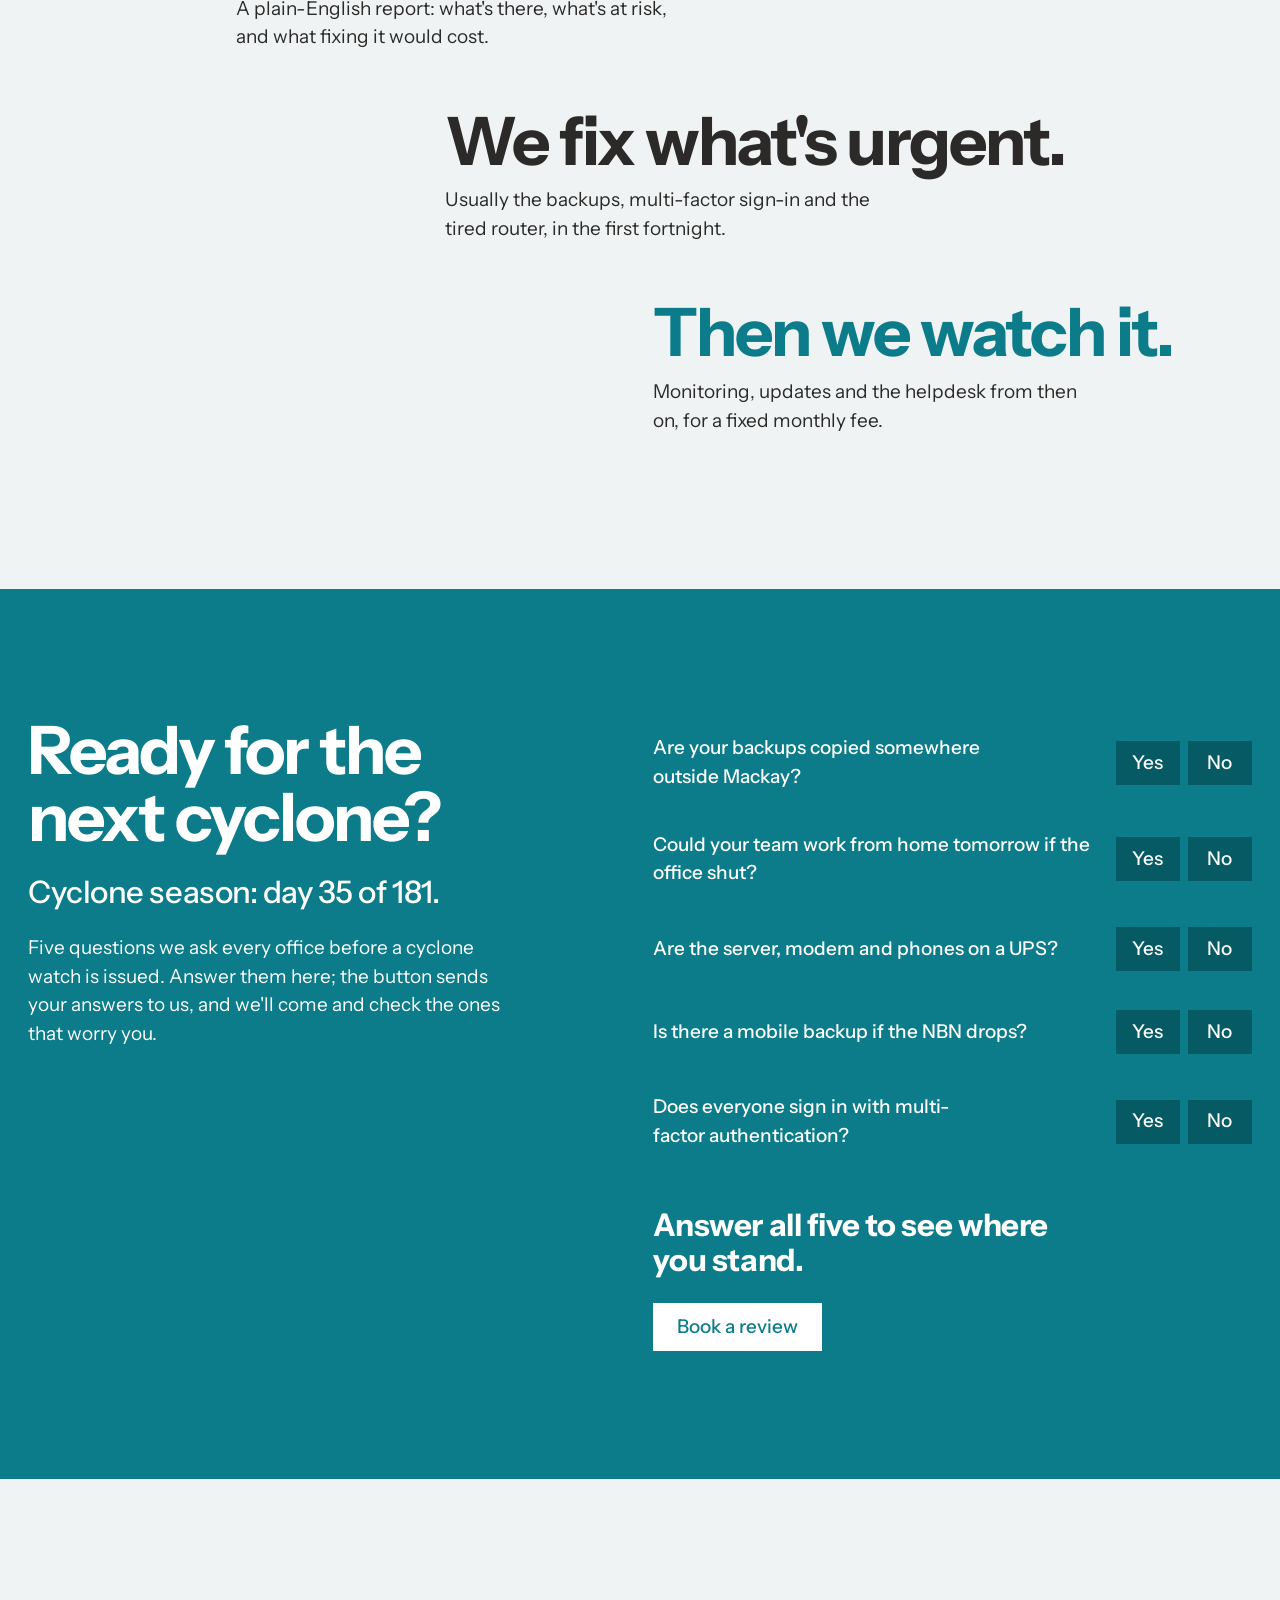
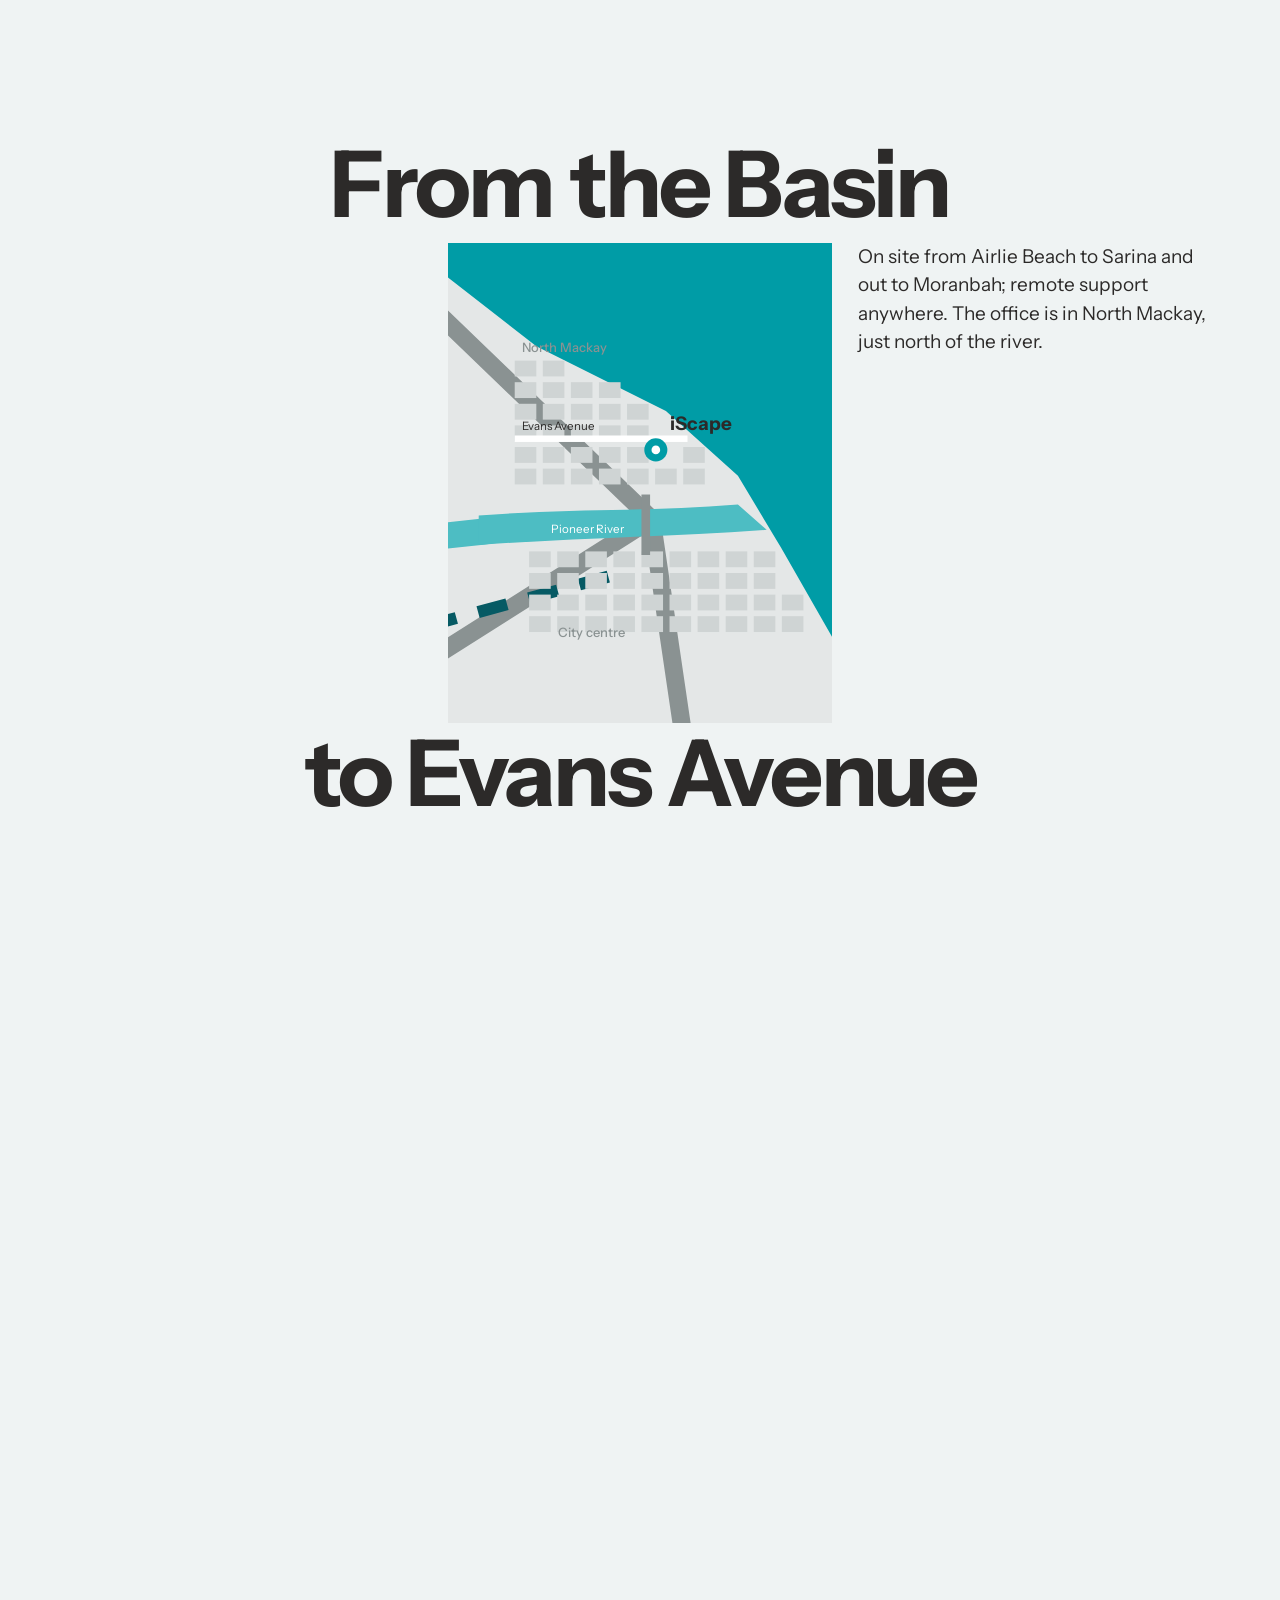
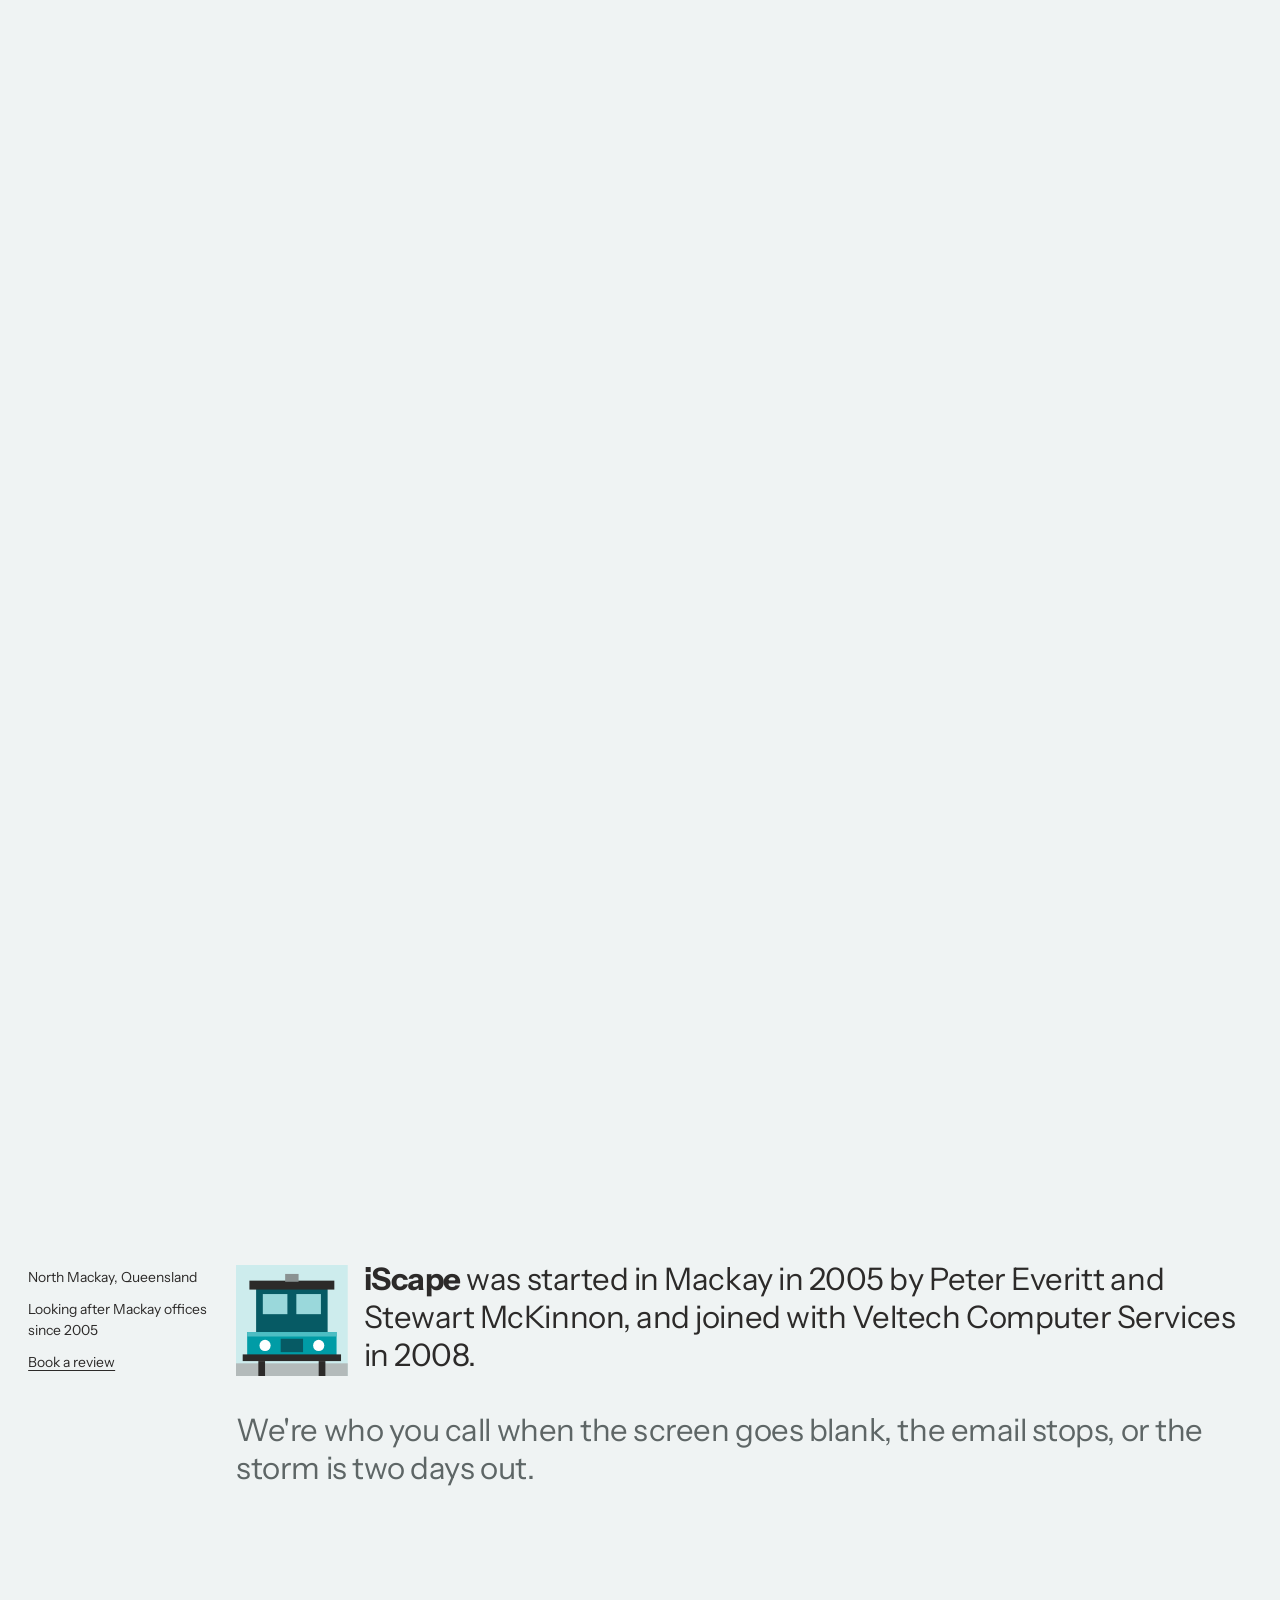
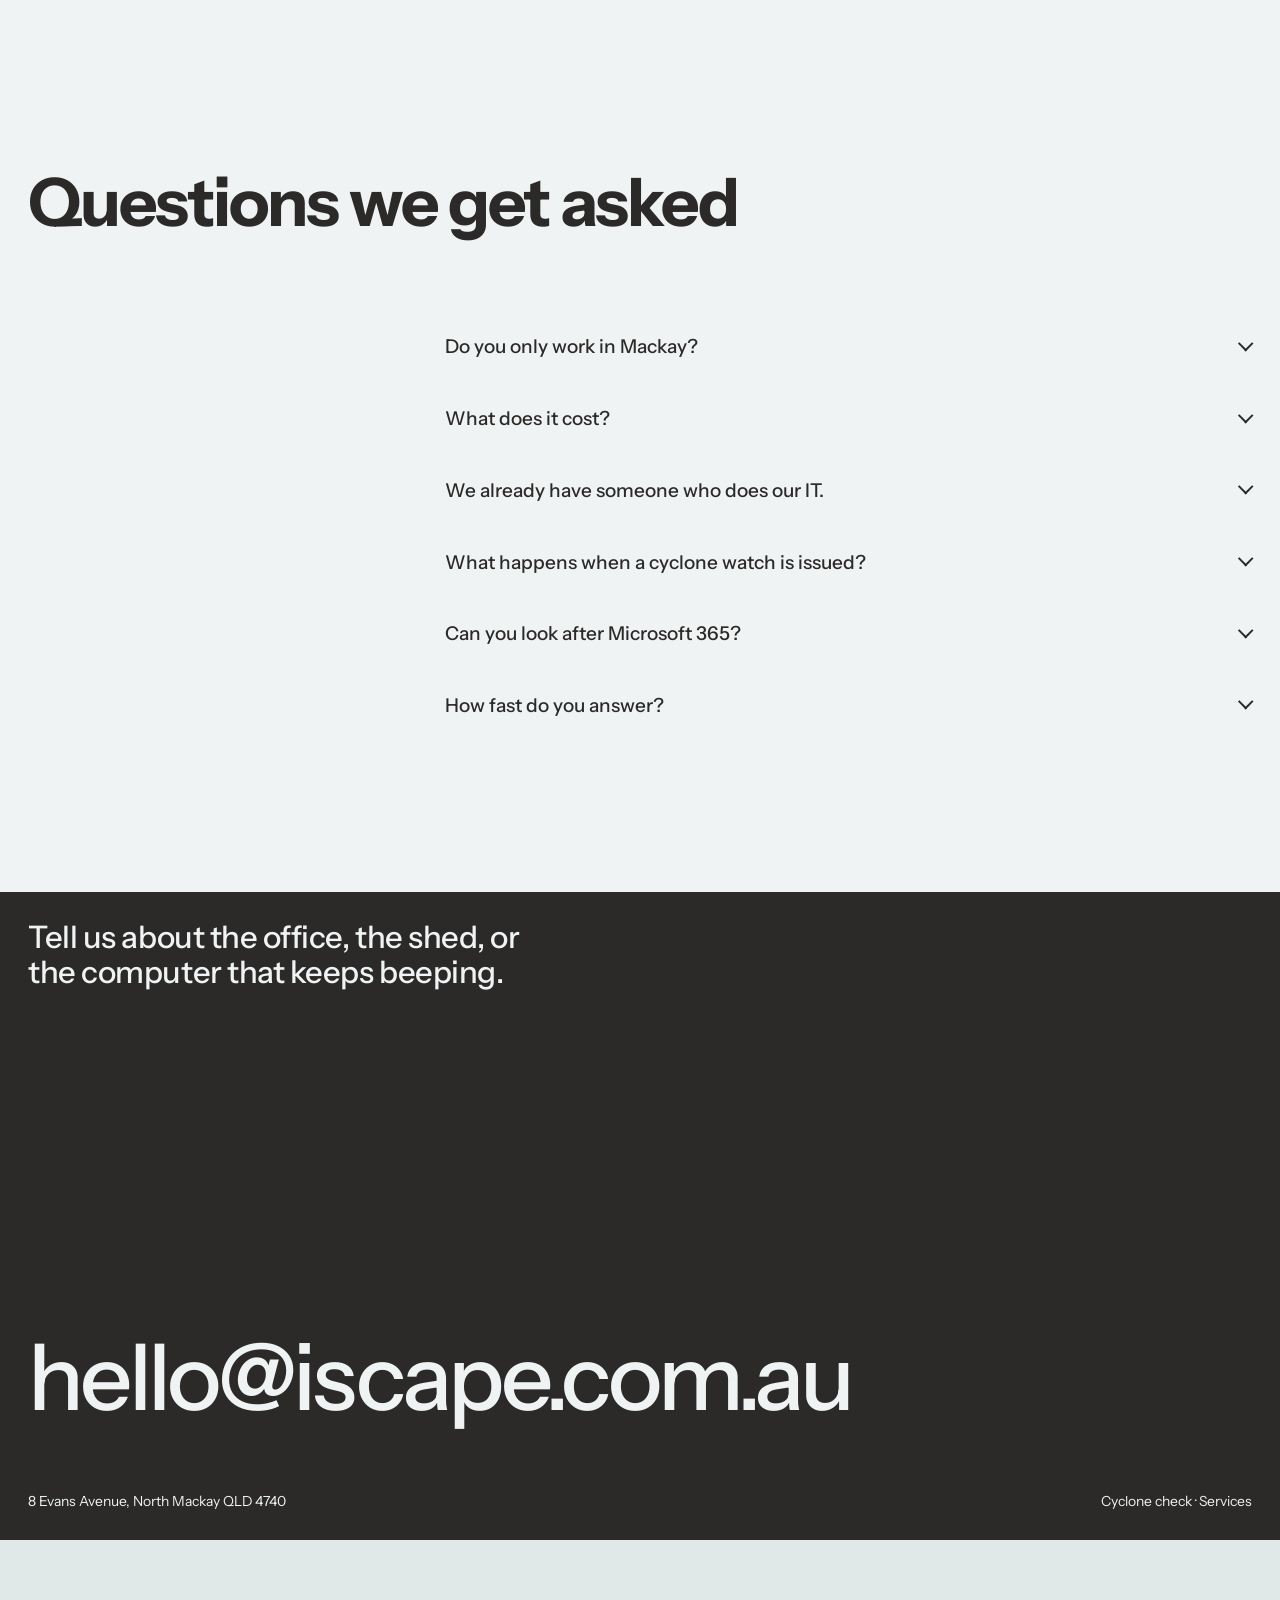
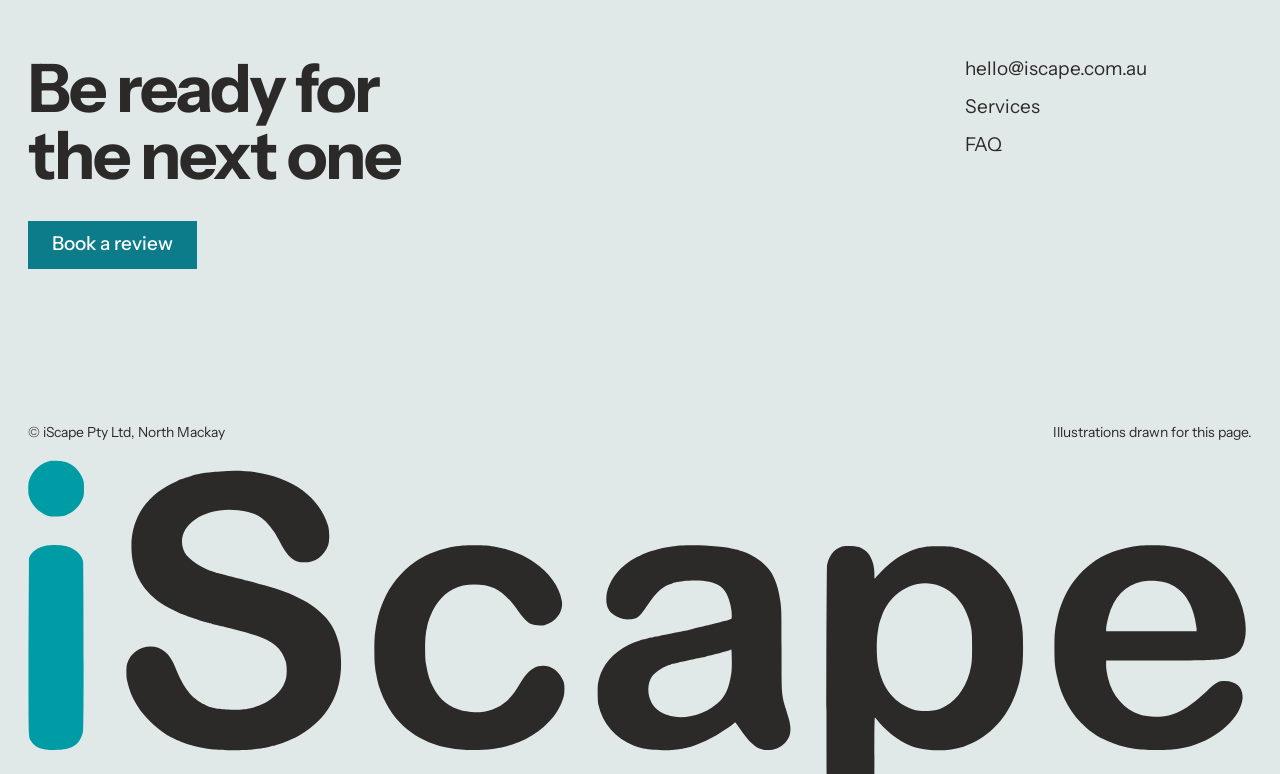
<file: landing-page/index.html>
<!doctype html>
<html lang="en-AU">
<head>
<meta charset="utf-8">
<meta name="viewport" content="width=device-width, initial-scale=1">
<title>iScape Managed IT</title>
<meta name="description" content="Managed IT for Mackay businesses since 2005: helpdesk, backups, security and connections, looked after from North Mackay.">
<script>document.documentElement.classList.add('js')</script>
<link rel="preload" href="fonts/instrument-sans-latin.woff2" as="font" type="font/woff2" crossorigin>
<link rel="stylesheet" href="styles.css">
</head>
<body>
<svg class="sprite" aria-hidden="true" focusable="false"><defs>
<g id="logo-word"><path fill-rule="evenodd" style="fill: var(--logo-i, #009ca6)" d="M 48 106 C 27 110,8 127,2 148 C 0 153,0 175,2 180 C 7 198,22 214,42 221 C 49 223,70 223,78 220 C 93 215,105 204,112 190 C 117 180,117 176,117 164 C 117 152,117 148,112 138 C 105 124,93 113,77 108 C 72 106,54 105,48 106 M 46 282 C 27 283,11 292,4 304 L 2 310 1 492 C 1 682,1 679,5 689 C 13 704,26 710,56 710 C 93 710,109 699,115 671 C 117 662,116 322,115 315 C 108 291,83 279,46 282"/><path fill-rule="evenodd" d="M 402 128 C 385 129,377 130,370 131 C 355 134,352 134,342 137 C 337 139,320 144,318 145 C 316 145,314 147,312 148 C 250 174,216 223,216 285 C 216 349,249 395,313 422 C 315 423,319 425,321 426 C 324 427,327 428,327 428 C 328 428,329 428,329 429 C 331 430,357 439,372 443 C 375 444,378 445,379 445 C 380 445,387 447,394 449 C 402 451,409 452,411 453 C 413 454,420 455,428 457 C 502 475,527 490,538 524 C 541 532,541 551,539 560 C 532 590,500 616,462 623 C 458 624,452 625,450 625 C 442 627,410 626,400 624 C 391 623,379 620,377 619 C 376 619,372 617,369 615 C 342 602,325 581,308 538 C 296 508,279 494,256 494 C 233 494,214 508,207 530 C 205 536,205 558,207 565 C 211 584,217 599,228 617 C 242 640,267 664,291 679 C 299 683,312 690,313 690 C 314 690,316 691,318 692 C 327 696,348 702,358 704 C 368 706,382 708,390 709 C 402 711,456 711,468 709 C 481 707,491 706,496 705 C 498 704,502 704,505 703 C 508 702,512 701,513 701 C 514 701,518 700,520 699 C 534 695,556 686,569 678 C 624 646,654 595,654 530 C 654 513,652 496,649 486 C 649 485,647 480,646 476 C 634 436,602 407,546 383 C 538 380,506 369,494 366 C 492 365,490 365,488 364 C 483 363,469 359,465 358 C 463 357,459 357,457 356 C 455 356,451 355,449 354 C 442 352,411 345,402 342 C 400 341,398 341,396 340 C 394 340,391 339,389 338 C 363 331,335 312,327 297 C 303 247,363 200,439 209 C 471 213,487 220,503 240 C 513 252,517 258,527 277 C 544 309,556 318,578 318 C 600 318,618 305,627 282 C 630 273,630 255,627 242 C 618 212,600 188,574 168 C 532 137,471 122,402 128 M 908 283 C 887 285,876 288,857 293 C 846 297,843 298,832 303 C 792 323,759 358,742 400 C 733 421,729 438,725 465 C 723 476,723 527,725 536 C 725 540,726 546,727 550 C 732 584,748 618,769 644 C 807 688,860 710,930 710 C 961 710,985 707,1010 699 C 1014 697,1020 695,1026 693 C 1064 678,1097 649,1112 617 C 1115 610,1116 608,1119 598 C 1121 591,1121 573,1119 568 C 1110 543,1089 530,1066 535 C 1052 539,1041 549,1029 569 C 1006 610,982 627,943 631 C 930 632,908 629,898 625 C 872 615,856 599,844 574 C 838 561,835 551,831 528 C 829 519,829 477,831 468 C 831 465,832 459,833 456 C 836 438,845 417,856 402 C 875 376,899 364,932 364 C 973 364,994 377,1025 421 C 1034 434,1044 444,1051 447 C 1056 450,1074 451,1080 449 C 1104 442,1119 420,1115 398 C 1108 357,1069 317,1020 298 C 1016 297,1013 295,1012 295 C 1009 294,998 290,992 289 C 982 287,975 285,957 283 C 947 282,919 282,908 283 M 1362 283 C 1346 285,1330 287,1322 289 C 1298 295,1290 298,1272 307 C 1238 324,1216 351,1209 382 C 1206 401,1209 415,1220 425 C 1231 434,1242 438,1258 437 C 1274 435,1276 434,1295 406 C 1312 380,1328 366,1346 362 C 1347 361,1350 360,1352 360 C 1361 358,1377 356,1392 356 C 1440 356,1459 369,1467 406 C 1470 420,1470 423,1470 429 C 1470 437,1471 436,1458 440 C 1454 440,1450 442,1448 442 C 1443 444,1429 447,1426 448 C 1423 449,1420 450,1418 450 C 1409 452,1400 454,1384 458 C 1367 462,1360 463,1356 464 C 1353 465,1348 465,1346 466 C 1344 467,1339 467,1336 468 C 1334 468,1328 470,1324 470 C 1320 471,1314 473,1311 473 C 1308 474,1304 475,1302 475 C 1301 475,1297 476,1294 477 C 1290 478,1286 479,1285 479 C 1284 479,1280 480,1278 481 C 1245 490,1215 513,1201 540 C 1196 550,1194 556,1191 569 C 1189 576,1190 606,1191 614 C 1200 655,1226 685,1266 701 C 1274 704,1276 704,1286 707 C 1301 710,1339 712,1355 709 C 1368 707,1372 706,1388 702 C 1401 698,1428 686,1446 674 C 1456 668,1476 654,1476 653 C 1476 650,1479 653,1486 664 C 1509 698,1524 710,1544 710 C 1560 710,1572 705,1583 693 C 1593 681,1595 669,1590 648 C 1586 633,1585 632,1583 624 C 1582 621,1580 615,1579 611 C 1574 588,1574 587,1574 500 C 1574 423,1574 415,1571 396 C 1568 373,1560 350,1551 337 C 1537 317,1513 300,1486 293 C 1484 292,1480 291,1479 291 C 1458 284,1395 280,1362 283 M 2324 283 C 2261 290,2217 314,2184 358 C 2169 377,2155 410,2150 435 C 2145 457,2144 466,2144 497 C 2144 528,2145 537,2150 559 C 2158 598,2180 637,2210 663 C 2226 677,2239 685,2264 695 C 2273 699,2294 705,2308 707 C 2326 710,2333 710,2357 710 C 2382 710,2389 710,2406 707 C 2466 697,2520 658,2534 616 C 2544 587,2529 566,2500 566 C 2486 566,2483 568,2461 588 C 2429 617,2412 628,2391 635 C 2371 642,2341 642,2322 636 C 2290 625,2265 597,2256 560 C 2253 546,2252 541,2252 532 L 2252 523 2357 523 C 2492 523,2499 522,2521 511 C 2547 497,2551 448,2531 396 C 2514 354,2485 322,2444 302 C 2422 291,2405 287,2373 283 C 2363 282,2336 282,2324 283 M 1707 284 C 1688 286,1674 300,1669 324 C 1668 332,1667 810,1669 820 C 1675 856,1685 866,1716 866 C 1737 866,1749 860,1758 846 C 1767 829,1768 823,1768 724 C 1768 679,1768 642,1769 642 C 1769 642,1771 644,1773 646 C 1788 667,1818 690,1841 700 C 1870 713,1920 714,1954 703 C 2002 687,2041 649,2060 600 C 2061 597,2063 594,2063 592 C 2065 588,2069 574,2071 567 C 2074 552,2075 547,2077 534 C 2079 522,2079 467,2077 458 C 2077 454,2076 448,2075 444 C 2073 432,2071 422,2066 408 C 2050 359,2018 321,1976 301 C 1963 295,1963 295,1955 292 C 1945 289,1943 288,1936 287 C 1932 286,1926 285,1924 285 C 1917 284,1886 284,1878 285 C 1867 287,1861 288,1858 289 C 1827 299,1802 315,1778 342 C 1773 347,1769 352,1769 352 C 1768 352,1768 348,1768 344 C 1768 314,1757 294,1736 286 C 1730 284,1715 283,1707 284 M 2327 358 C 2292 366,2268 390,2257 431 C 2254 442,2252 453,2252 458 L 2252 462 2347 462 L 2441 462 2441 456 C 2435 404,2413 371,2376 360 C 2362 356,2340 355,2327 358 M 1858 363 C 1822 371,1794 397,1782 434 C 1779 442,1778 445,1776 457 C 1772 476,1772 509,1775 530 C 1783 581,1811 615,1854 627 C 1861 629,1887 629,1894 627 C 1899 626,1903 624,1907 623 C 1935 612,1957 584,1967 548 C 1972 529,1972 522,1972 495 C 1972 468,1972 461,1967 442 C 1952 387,1907 354,1858 363 M 1467 501 C 1466 501,1465 502,1464 502 C 1462 503,1456 504,1450 506 C 1445 508,1424 513,1418 514 C 1416 515,1412 516,1410 516 C 1408 516,1402 518,1396 519 C 1391 520,1385 522,1382 522 C 1380 523,1376 523,1374 524 C 1367 525,1359 527,1348 530 C 1346 530,1343 531,1342 532 C 1330 534,1309 548,1303 557 C 1294 571,1293 592,1302 610 C 1307 621,1322 633,1336 637 C 1370 649,1419 635,1446 607 C 1459 592,1464 580,1469 550 C 1471 539,1470 500,1469 500 C 1468 500,1467 500,1467 501 "/></g>
<g id="logo-mark"><path fill-rule="evenodd" style="fill: var(--logo-i, #009ca6)" d="M 3127 41 C 3123 43,3121 43,3110 48 C 3106 50,3069 68,3065 70 C 3018 99,3004 109,2970 137 C 2911 188,2852 269,2825 338 C 2824 340,2822 344,2821 346 C 2820 348,2819 350,2819 352 C 2819 353,2818 355,2817 356 C 2812 368,2801 403,2797 420 C 2796 423,2795 427,2795 429 C 2793 435,2792 441,2791 448 C 2790 452,2789 456,2789 458 C 2789 461,2788 465,2787 468 C 2787 470,2786 476,2786 480 C 2780 522,2780 587,2786 628 C 2790 653,2792 666,2796 683 C 2797 685,2797 688,2798 690 C 2798 693,2799 696,2800 698 C 2800 700,2802 704,2802 708 C 2803 711,2805 716,2806 720 C 2807 723,2809 727,2809 729 C 2810 731,2811 733,2811 734 C 2812 736,2813 739,2813 741 C 2815 747,2820 758,2822 764 C 2823 766,2824 768,2824 768 C 2824 770,2845 813,2850 822 C 2858 835,2858 837,2860 839 C 2861 841,2862 842,2862 842 C 2862 844,2883 874,2892 887 C 2934 943,2994 996,3052 1030 C 3054 1031,3057 1033,3059 1034 C 3072 1041,3113 1062,3116 1062 C 3116 1062,3119 1063,3122 1065 C 3126 1067,3129 1068,3130 1068 C 3131 1068,3132 1068,3133 1069 C 3134 1069,3137 1071,3140 1072 C 3144 1073,3147 1075,3148 1075 C 3155 1078,3185 1087,3198 1090 C 3209 1093,3230 1097,3242 1099 C 3256 1101,3260 1102,3269 1103 C 3274 1103,3283 1104,3288 1105 C 3300 1106,3366 1106,3379 1105 C 3385 1104,3394 1103,3400 1103 C 3405 1102,3412 1101,3414 1101 C 3416 1101,3422 1100,3426 1099 C 3436 1097,3453 1094,3457 1093 C 3459 1093,3465 1091,3470 1090 C 3474 1089,3480 1087,3481 1087 C 3482 1087,3486 1086,3488 1085 C 3505 1080,3535 1069,3555 1061 C 3565 1057,3597 1040,3606 1035 C 3611 1032,3617 1029,3619 1028 C 3622 1026,3630 1021,3642 1013 C 3691 980,3738 936,3775 887 C 3784 875,3803 847,3808 839 C 3809 837,3812 831,3815 826 C 3823 813,3840 778,3846 762 C 3857 734,3866 707,3872 680 C 3874 670,3875 668,3876 660 C 3879 647,3880 642,3881 633 C 3882 628,3883 622,3883 618 C 3884 615,3884 610,3884 608 C 3884 605,3884 601,3885 598 C 3885 596,3886 610,3886 634 C 3886 656,3887 592,3887 493 C 3887 356,3886 337,3886 414 C 3886 469,3885 512,3885 510 C 3884 507,3884 503,3884 500 C 3884 495,3883 491,3881 474 C 3879 458,3875 437,3873 431 C 3873 429,3871 423,3870 418 C 3869 414,3867 408,3867 407 C 3867 406,3866 402,3865 400 C 3861 387,3851 358,3848 350 C 3847 348,3846 346,3846 345 C 3846 345,3845 343,3845 341 C 3844 340,3842 337,3841 334 C 3835 320,3827 302,3820 290 C 3817 284,3814 280,3814 279 C 3814 279,3798 253,3795 248 C 3759 195,3714 148,3661 108 C 3649 99,3628 85,3616 79 C 3615 78,3612 76,3608 74 C 3605 72,3601 70,3600 69 C 3596 67,3564 51,3559 49 C 3557 48,3554 47,3552 46 C 3528 35,3502 40,3485 57 C 3461 82,3463 122,3490 144 C 3495 148,3497 149,3506 153 C 3585 187,3650 242,3697 313 C 3718 344,3732 371,3746 410 C 3753 429,3761 463,3765 486 C 3773 536,3772 584,3763 633 C 3760 646,3757 659,3754 672 C 3753 674,3753 676,3752 678 C 3749 689,3741 712,3735 726 C 3729 740,3712 772,3708 778 C 3707 780,3706 781,3706 781 C 3706 784,3676 825,3664 839 C 3644 862,3614 890,3593 905 C 3584 912,3562 926,3561 926 C 3561 926,3560 927,3558 928 C 3557 929,3554 931,3552 932 C 3550 933,3547 935,3545 936 C 3527 946,3496 960,3481 965 C 3479 965,3476 967,3474 967 C 3471 969,3446 976,3437 978 C 3399 987,3380 989,3340 990 C 3313 990,3303 990,3280 987 C 3265 985,3244 981,3235 979 C 3233 979,3230 978,3227 977 C 3219 975,3215 974,3208 972 C 3195 968,3183 964,3176 961 C 3175 960,3173 959,3172 959 C 3170 958,3165 956,3158 953 C 3139 945,3122 936,3096 920 C 3094 918,3089 915,3085 913 C 3022 868,2974 812,2942 746 C 2929 719,2923 703,2916 680 C 2915 676,2913 671,2913 670 C 2913 669,2912 665,2911 662 C 2910 660,2909 656,2909 654 C 2905 638,2902 617,2899 594 C 2898 581,2898 527,2899 515 C 2902 491,2904 475,2907 462 C 2909 452,2912 440,2913 438 C 2913 437,2914 433,2915 431 C 2928 385,2955 331,2983 294 C 2986 290,2990 286,2991 284 C 3012 256,3048 222,3077 201 C 3086 194,3102 184,3107 181 C 3112 178,3114 177,3123 172 C 3128 169,3151 158,3156 156 C 3183 144,3194 131,3199 106 C 3204 80,3185 50,3160 43 C 3158 42,3154 41,3153 41 C 3148 40,3132 40,3127 41 "/><path fill-rule="evenodd" d="M 3322 1 C 3322 1,3318 2,3314 3 C 3257 18,3238 92,3279 134 C 3318 174,3384 162,3408 112 C 3416 95,3417 72,3411 52 C 3403 29,3380 9,3355 2 C 3347 0,3323 -1,3322 1 M 3313 227 C 3279 234,3261 251,3257 282 C 3255 295,3256 785,3257 801 C 3262 839,3274 854,3307 861 C 3318 863,3353 863,3364 860 C 3392 853,3407 837,3413 808 C 3415 798,3415 282,3413 274 C 3408 252,3390 236,3362 229 C 3351 226,3326 225,3313 227 "/></g>
</defs></svg>

<svg width="0" height="0" style="position:absolute" aria-hidden="true" focusable="false">
  <defs>
    <!-- one tuft of standing cane: blades in three tones -->
    <g id="tuft">
      <path d="M30 210 Q27 130 6 66 Q25 124 35 210Z" fill="var(--d-deep)"/>
      <path d="M32 210 Q34 120 58 52 Q40 122 38 210Z" fill="var(--d-teal)"/>
      <path d="M29 210 Q22 150 -14 112 Q18 148 34 210Z" fill="var(--d-teal)"/>
      <path d="M33 210 Q44 150 76 120 Q48 152 37 210Z" fill="var(--d-light)"/>
      <path d="M31 210 Q31 110 30 18 Q33 110 36 210Z" fill="var(--d-light)"/>
      <path d="M30 210 Q18 170 -4 160 Q20 172 33 210Z" fill="var(--d-deep)"/>
    </g>
    <pattern id="cane-front" width="44" height="210" patternUnits="userSpaceOnUse">
      <use href="#tuft"/>
    </pattern>
    <!-- a cane bin, heaped -->
    <g id="bin">
      <rect x="0" y="10" width="54" height="26" fill="var(--d-deep)"/>
      <rect x="3" y="13" width="48" height="5" fill="var(--d-teal)"/>
      <rect x="3" y="22" width="48" height="5" fill="var(--d-teal)"/>
      <rect x="3" y="31" width="48" height="3" fill="var(--d-teal)"/>
      <path d="M-2 11 L4 0 L12 3 L18 -3 L27 1 L36 -4 L44 0 L52 -2 L57 11Z" fill="var(--d-light)"/>
      <path d="M6 6 L50 4 M10 2 L46 -1" stroke="var(--d-pale)" stroke-width="1.4"/>
      <circle cx="12" cy="40" r="5" fill="var(--ink)"/><circle cx="42" cy="40" r="5" fill="var(--ink)"/>
      <rect x="-4" y="33" width="4" height="3" fill="var(--ink)"/>
    </g>
    <!-- power pole -->
    <g id="pole">
      <rect x="-1.6" y="0" width="3.2" height="84" fill="var(--ink)"/>
      <rect x="-14" y="8" width="28" height="3" fill="var(--ink)"/>
      <circle cx="-11" cy="7" r="2" fill="var(--d-grey3)"/><circle cx="11" cy="7" r="2" fill="var(--d-grey3)"/>
    </g>
  </defs>
</svg>

<header class="hero" id="top">
  <figure class="hero-art shutter" data-reveal aria-hidden="true">
    <svg class="hero-svg" viewBox="0 0 1600 1000" preserveAspectRatio="xMidYMax slice" role="presentation">
      <rect width="1600" height="1000" fill="var(--bg)"/>
      <!-- wet-season cloud: towering on the right, light on the left -->
      <g class="cloud cloud-a">
        <circle cx="1270" cy="330" r="120" fill="var(--d-grey1)"/>
        <circle cx="1390" cy="250" r="150" fill="var(--d-grey1)"/>
        <circle cx="1520" cy="320" r="130" fill="var(--d-grey1)"/>
        <circle cx="1460" cy="160" r="96" fill="#ebeeee"/>
        <circle cx="1340" cy="190" r="70" fill="#ebeeee"/>
        <rect x="1150" y="360" width="500" height="110" rx="55" fill="var(--d-grey2)"/>
        <circle cx="1180" cy="420" r="62" fill="var(--d-grey2)"/>
        <rect x="1170" y="440" width="480" height="40" rx="20" fill="var(--d-grey3)"/>
        <!-- rain shafts -->
        <path d="M1210 480 L1250 480 L1222 610 L1186 610Z" fill="var(--d-grey2)" opacity="0.8"/>
        <path d="M1290 480 L1350 480 L1318 618 L1268 618Z" fill="var(--d-grey2)" opacity="0.8"/>
        <path d="M1400 480 L1440 480 L1414 612 L1380 612Z" fill="var(--d-grey2)" opacity="0.8"/>
        <path d="M1480 480 L1560 480 L1530 620 L1462 620Z" fill="var(--d-grey2)" opacity="0.8"/>
      </g>
      <g class="cloud cloud-b">
        <ellipse cx="170" cy="250" rx="150" ry="34" fill="var(--d-grey1)"/>
        <ellipse cx="250" cy="226" rx="90" ry="30" fill="#ebeeee"/>
        <ellipse cx="80" cy="440" rx="120" ry="22" fill="var(--d-grey1)"/>
      </g>
      <g class="cloud cloud-c">
        <ellipse cx="640" cy="470" rx="110" ry="16" fill="var(--d-grey1)"/>
        <ellipse cx="960" cy="452" rx="80" ry="12" fill="var(--d-grey1)"/>
      </g>
      <!-- birds -->
      <path d="M170 340 q7 -7 14 0 q7 -7 14 0" fill="none" stroke="var(--ink)" stroke-width="2.4"/>
      <path d="M210 362 q5 -5 10 0 q5 -5 10 0" fill="none" stroke="var(--ink)" stroke-width="2"/>
      <!-- the ranges behind the town -->
      <path d="M0 600 L80 572 L150 584 L230 548 L300 566 L380 530 L450 556 L540 538 L610 560 L700 546 L780 568 L860 552 L950 574 L1040 556 L1120 580 L1220 566 L1300 590 L1400 574 L1500 596 L1600 584 L1600 660 L0 660Z" fill="#b8dcdd"/>
      <path d="M0 620 L120 600 L210 614 L320 594 L420 612 L520 600 L640 618 L760 606 L880 624 L1000 610 L1120 628 L1260 614 L1380 630 L1500 618 L1600 628 L1600 680 L0 680Z" fill="#93cbce"/>
      <!-- sugar mill, crushing: stack and steam -->
      <g class="mill">
        <g class="steam">
          <circle cx="866" cy="452" r="15" fill="#fff"/>
          <circle cx="857" cy="432" r="19" fill="#fff"/>
          <circle cx="845" cy="410" r="21" fill="#fff"/>
          <circle cx="832" cy="392" r="17" fill="#f5f7f7"/>
          <circle cx="822" cy="380" r="12" fill="#f5f7f7"/>
        </g>
        <rect x="858" y="460" width="18" height="206" fill="var(--d-grey4)"/>
        <rect x="867" y="460" width="9" height="206" fill="#6e7676"/>
        <rect x="854" y="470" width="26" height="6" fill="#6e7676"/>
        <rect x="790" y="590" width="120" height="76" fill="var(--d-grey3)"/>
        <rect x="850" y="590" width="60" height="76" fill="var(--d-grey4)"/>
        <path d="M784 592 L850 560 L916 592Z" fill="var(--d-grey4)"/>
        <path d="M850 560 L916 592 L850 592Z" fill="#6e7676"/>
        <rect x="910" y="616" width="70" height="50" fill="var(--d-grey3)"/>
        <rect x="944" y="616" width="36" height="50" fill="var(--d-grey4)"/>
        <rect x="800" y="606" width="10" height="12" fill="var(--d-grey1)"/>
        <rect x="818" y="606" width="10" height="12" fill="var(--d-grey1)"/>
        <rect x="920" y="628" width="10" height="10" fill="var(--d-grey1)"/>
        <rect x="726" y="620" width="54" height="46" fill="var(--d-grey3)"/>
        <ellipse cx="753" cy="620" rx="27" ry="6" fill="var(--d-grey4)"/>
        <rect x="1000" y="632" width="40" height="34" fill="var(--d-grey3)"/>
        <ellipse cx="1020" cy="632" rx="20" ry="5" fill="var(--d-grey4)"/>
      </g>
      <!-- the plain: harvested and standing fields -->
      <path d="M0 660 L1600 660 L1600 760 L0 760Z" fill="var(--d-pale)"/>
      <path d="M0 664 L360 664 L300 700 L0 704Z" fill="var(--d-pale2)"/>
      <path d="M420 664 L700 664 L690 690 L380 698Z" fill="var(--d-light)"/>
      <path d="M1060 664 L1380 664 L1420 702 L1040 696Z" fill="var(--d-pale2)"/>
      <path d="M1420 664 L1600 664 L1600 712 L1460 706Z" fill="var(--d-light)"/>
      <path d="M0 712 L560 704 L620 744 L0 752Z" fill="var(--d-light)"/>
      <path d="M1100 712 L1600 720 L1600 756 L1060 750Z" fill="var(--d-pale2)"/>
      <!-- the river, wide and slow -->
      <path d="M0 730 C220 716 420 724 610 708 C760 696 860 700 1000 712 C1130 722 1260 708 1420 700 L1600 694 L1600 716 C1440 722 1300 734 1150 744 C1000 752 860 728 700 736 C520 744 300 752 0 762Z" fill="var(--d-river)"/>
      <path d="M140 742 L230 738 M520 726 L600 722 M1180 726 L1270 722" stroke="#fff" stroke-width="3"/>
      <!-- a farm shed with its Starlink dish and 4G mast -->
      <g class="shed">
        <rect x="560" y="620" width="4" height="66" fill="var(--ink)"/>
        <rect x="552" y="626" width="20" height="4" fill="var(--ink)"/>
        <rect x="554" y="616" width="5" height="12" fill="var(--ink)"/>
        <rect x="565" y="616" width="5" height="12" fill="var(--ink)"/>
        <rect x="480" y="666" width="130" height="40" fill="var(--d-grey1)"/>
        <rect x="545" y="666" width="65" height="40" fill="var(--d-grey2)"/>
        <path d="M472 668 L545 646 L618 668Z" fill="var(--d-grey3)"/>
        <path d="M545 646 L618 668 L545 668Z" fill="var(--d-grey4)"/>
        <rect x="494" y="678" width="36" height="28" fill="var(--d-deep)"/>
        <rect x="580" y="680" width="14" height="10" fill="var(--d-deep)"/>
        <rect x="508" y="640" width="3" height="12" fill="var(--ink)"/>
        <rect x="498" y="632" width="22" height="13" fill="#fff" transform="rotate(-24 509 638)"/>
      </g>
      <!-- the cane railway, poles and wires -->
      <path d="M0 790 L1600 790 L1600 802 L0 802Z" fill="var(--d-grey3)"/>
      <rect x="0" y="786" width="1600" height="3" fill="var(--ink)"/>
      <path d="M0 700 Q200 716 400 700 Q600 716 800 700 Q1000 716 1200 700 Q1400 716 1600 700" fill="none" stroke="var(--ink)" stroke-width="1.6"/>
      <use href="#pole" x="0" y="694"/><use href="#pole" x="400" y="694"/><use href="#pole" x="800" y="694"/><use href="#pole" x="1200" y="694"/><use href="#pole" x="1600" y="694"/>
      <g class="train">
        <g transform="translate(0 742)">
          <rect x="0" y="0" width="70" height="38" fill="var(--d-deep)"/>
          <rect x="44" y="-18" width="26" height="22" fill="var(--d-deep)"/>
          <rect x="48" y="-14" width="18" height="10" fill="var(--d-pale)"/>
          <rect x="4" y="6" width="36" height="8" fill="var(--d-teal)"/>
          <rect x="10" y="-8" width="6" height="10" fill="var(--ink)"/>
          <rect x="-4" y="30" width="78" height="6" fill="var(--ink)"/>
          <circle cx="-2" cy="18" r="3" fill="#fff"/>
          <circle cx="16" cy="40" r="6" fill="var(--ink)"/><circle cx="54" cy="40" r="6" fill="var(--ink)"/>
          <use href="#bin" x="80" y="2"/><use href="#bin" x="142" y="2"/><use href="#bin" x="204" y="2"/><use href="#bin" x="266" y="2"/>
          <use href="#bin" x="328" y="2"/><use href="#bin" x="390" y="2"/><use href="#bin" x="452" y="2"/><use href="#bin" x="514" y="2"/>
        </g>
      </g>
      <!-- standing cane in three rows, generated blade by blade -->
<rect x="0" y="798" width="1600" height="202" fill="var(--d-pale2)"/>
<path fill="var(--d-pale2)" d="M-42.2 800Q-40.9 768.4 -34.2 764.9Q-37.3 774.4 -37.8 800ZM-42.1 800Q-42.6 767.4 -46.3 763.8Q-39.3 773.4 -37.9 800ZM-42.4 800Q-41.4 759.2 -36.2 753.3Q-37.5 765.2 -37.6 800ZM-28.1 800Q-29.6 763.9 -38.9 762.3Q-24.9 769.9 -22.2 800ZM-27.4 800Q-28.2 777.5 -33.4 776.4Q-24.6 783.5 -23 800ZM-26.9 800Q-28.5 760.2 -37.8 757.6Q-25.6 766.2 -23.4 800ZM-27.1 800Q-26.3 768.1 -22.2 763.5Q-23.1 774.1 -23.2 800ZM-28.1 800Q-27.9 767.9 -27.3 762.9Q-23.1 773.9 -22.2 800ZM-12 800Q-9.2 766.2 5.8 765.5Q-4.8 772.2 -6.4 800ZM-11.2 800Q-9.5 768.8 -0.7 766.3Q-6.4 774.8 -7.3 800ZM-12 800Q-14.2 769.2 -27.7 770.3Q-9.8 775.2 -6.5 800ZM1.2 800Q-0.7 770.2 -11.8 770.1Q2.2 776.2 4.8 800ZM0.7 800Q1.8 766.9 7.2 762.6Q5.5 772.9 5.3 800ZM1.1 800Q-0.4 759.4 -9.5 756.6Q2.6 765.4 4.9 800ZM0 800Q3.6 768 23.2 769.4Q8.4 774 6 800ZM16 800Q17.3 765.2 24.1 761.2Q20.5 771.2 19.9 800ZM15.8 800Q16.4 759.4 19.6 752.8Q20 765.4 20.2 800ZM16 800Q14.8 773.8 7.4 772.9Q18 779.8 19.9 800ZM33.5 800Q33.6 763.1 33.8 757.2Q37 769.1 37.7 800ZM33 800Q35.1 765.2 46.5 762.9Q39.3 771.2 38.2 800ZM32.6 800Q34.8 769 46.3 767.3Q39.5 775 38.5 800ZM51.6 800Q50.2 765.9 41.7 764Q53.2 771.9 55.4 800ZM50.9 800Q51.8 770.3 56 766Q56 776.3 56.1 800ZM51.5 800Q50.5 774.6 44.2 773.3Q53.7 780.6 55.5 800ZM51.4 800Q48.1 758 28.4 759.4Q51.4 764 55.5 800ZM62.4 800Q59.5 761.8 42.6 762.7Q62.7 767.8 66.4 800ZM61.7 800Q61.6 764.6 60.6 759.7Q66 770.6 67.1 800ZM62.5 800Q60.4 765 47.6 764.7Q63.3 771 66.2 800ZM62.4 800Q62.7 776.3 63.8 772.3Q65.9 782.3 66.4 800ZM62.3 800Q63.9 759.6 72.2 755.2Q67.2 765.6 66.4 800ZM74.5 800Q73.1 762.4 64.3 759.9Q75.9 768.4 78.1 800ZM73.3 800Q70 758.8 50.4 760.5Q74.8 764.8 79.2 800ZM73.6 800Q75.9 774.3 88 773.9Q80.2 780.3 79 800ZM88 800Q86.3 764.6 76.4 763.3Q90 770.6 92.6 800ZM87.3 800Q85.3 762.3 72.9 761.7Q90.1 768.3 93.3 800ZM87.5 800Q88.8 759.6 95.1 754.2Q93.2 765.6 93 800ZM87.3 800Q85.7 768.7 75.8 768.2Q90.5 774.7 93.3 800ZM88.1 800Q88.2 776.9 88.1 773.6Q91.7 782.9 92.5 800ZM103.7 800Q103.1 772.2 98.8 769.7Q106.3 778.2 107.7 800ZM103.6 800Q105 764 112.1 759.9Q108.4 770 107.8 800ZM103.2 800Q102.1 759.5 94.5 756.3Q106 765.5 108.2 800ZM103.2 800Q102 772.8 94.5 771.9Q106.1 778.8 108.3 800ZM103.7 800Q103.3 761.9 100.1 757.2Q106.5 767.9 107.7 800ZM115.8 800Q115.4 777 112.8 774.7Q118.8 783 119.9 800ZM115.7 800Q117.4 768.2 126.3 765.5Q120.8 774.2 120 800ZM115.5 800Q115.5 770.1 114.6 765.9Q119.2 776.1 120.2 800ZM115.6 800Q113.2 758.8 98.6 758.3Q116.7 764.8 120.1 800ZM115.2 800Q115.4 758.5 115.4 752Q119.6 764.5 120.5 800ZM131.3 800Q131.5 774.1 131.9 770Q134.6 780.1 135.1 800ZM130.4 800Q129.6 774.4 124.7 772.8Q134.2 780.4 136.1 800ZM131.4 800Q129.1 769.5 115.6 770.3Q132.1 775.5 135.1 800ZM141.1 800Q139.1 771.6 127.3 772.1Q142.2 777.6 145 800ZM140.1 800Q139.2 777.8 133.2 777.4Q143.9 783.8 146 800ZM141 800Q143.2 767.6 155.3 766.1Q146.6 773.6 145.1 800ZM140.2 800Q139.7 775.8 136.2 774Q144.3 781.8 146 800ZM154.2 800Q154.6 769.4 156 764.3Q159.1 775.4 159.8 800ZM155.3 800Q153.4 777 142.5 778Q156.2 783 158.8 800ZM154.9 800Q158.6 762.5 178.6 763.4Q161.9 768.5 159.1 800ZM155.2 800Q158 758 173.7 756.5Q161 764 158.9 800ZM154.1 800Q158.1 759.1 179.8 759.8Q162.8 765.1 160 800ZM170.6 800Q169.8 777.5 164.3 776.4Q172.9 783.5 174.5 800ZM170.5 800Q169.9 765.5 165.6 761.9Q173.2 771.5 174.6 800ZM169.8 800Q167.8 762.7 155.5 762.2Q172.2 768.7 175.3 800ZM170.7 800Q171.3 761.4 173.7 755Q174.2 767.4 174.4 800ZM169.8 800Q172.1 773.8 183.8 773.1Q176.5 779.8 175.3 800ZM184.9 800Q185.1 772.3 185 768.4Q189.5 778.3 190.5 800ZM184.7 800Q186.8 762.3 197.8 759.2Q191.6 768.3 190.7 800ZM185.1 800Q187.3 759.2 198.6 755.8Q191.4 765.2 190.2 800ZM185.4 800Q187.1 773.5 196.3 771.8Q190.8 779.5 190 800ZM185.3 800Q187.7 777.1 200.6 777.6Q191.5 783.1 190 800ZM195.7 800Q195.3 774.5 191.6 772.4Q199.9 780.5 201.5 800ZM195.7 800Q195.8 759.1 195.5 753Q200.5 765.1 201.6 800ZM195.9 800Q196.3 765.2 197.8 759.3Q200.7 771.2 201.4 800ZM196 800Q198.7 761 212.7 759Q202.8 767 201.3 800ZM196.8 800Q198.8 758.6 209.7 755.1Q201.8 764.6 200.5 800ZM211.4 800Q214.9 761.6 234.1 762.2Q217.8 767.6 215 800ZM210.4 800Q213.9 766.8 232.5 767.7Q218.3 772.8 216 800ZM210.5 800Q209.9 770.8 205.4 768.3Q214.2 776.8 215.9 800ZM211.4 800Q214.1 773.3 228.9 774.1Q217 779.3 215 800ZM226 800Q224.8 758.8 217 755.6Q229.1 764.8 231.4 800ZM225.8 800Q224.8 767.5 217.9 765.6Q229.4 773.5 231.6 800ZM226.3 800Q228.7 772.6 241.5 772.2Q232.6 778.6 231.1 800ZM238.7 800Q241 774.2 253.1 773.8Q245.1 780.2 243.8 800ZM239.4 800Q240.7 771 247.6 768Q243.7 777 243.2 800ZM238.4 800Q241.4 767.9 257.8 768Q246.1 773.9 244.2 800ZM252.2 800Q255.6 764.8 274 765.4Q259.2 770.8 256.7 800ZM251.6 800Q252.5 773.7 256.4 769.7Q257.1 779.7 257.3 800ZM251.8 800Q254.7 763.8 270.5 763Q259 769.8 257.1 800ZM251.8 800Q251.4 761.3 248.5 756.5Q255.7 767.3 257.1 800ZM252.1 800Q251.5 771.7 247 769.3Q255.2 777.7 256.8 800ZM268.9 800Q267.2 764.8 257.1 763.4Q270 770.8 272.4 800ZM267.9 800Q267.9 772.7 266.6 769.3Q272.3 778.7 273.4 800ZM268.6 800Q269.6 775.6 274.5 772.6Q272.9 781.6 272.8 800ZM283.2 800Q282.7 765.1 279.5 760.9Q285.7 771.1 286.9 800ZM282.8 800Q279.7 758.9 261.5 760Q283.3 764.9 287.3 800ZM283.1 800Q281.2 769.8 269.8 769.8Q284.4 775.8 287.1 800ZM283 800Q281.1 769.7 269.6 769.7Q284.4 775.7 287.1 800ZM282.1 800Q282 763.7 280.2 759Q286.7 769.7 288 800ZM294.7 800Q293 771.2 282.5 771.2Q296.3 777.2 298.8 800ZM294.3 800Q293 768.9 285.1 767.5Q297 774.9 299.3 800ZM294 800Q293.5 774.5 289.5 772.6Q297.9 780.5 299.6 800ZM294.6 800Q295.9 774.8 302.7 772.4Q299.4 780.8 299 800ZM293.9 800Q292.2 766.7 281.4 766.2Q296.8 772.7 299.6 800ZM311.6 800Q313.2 776.6 321.9 775.3Q316.4 782.6 315.5 800ZM310.8 800Q311.9 770.4 316.8 766.3Q316.2 776.4 316.3 800ZM311.5 800Q309.7 760.3 298.5 758.5Q312.9 766.3 315.6 800ZM311.5 800Q314.3 766.7 329.4 766.4Q317.6 772.7 315.6 800ZM311.6 800Q314.1 763.6 327.7 762.2Q317.3 769.6 315.5 800ZM321.4 800Q320.2 777.1 312.7 777Q324.1 783.1 326.2 800ZM321.4 800Q319.6 773.2 308.7 773.8Q323.4 779.2 326.2 800ZM321.7 800Q320.8 763.6 314.8 760.3Q324.1 769.6 325.9 800ZM320.9 800Q321.1 775.8 321.1 772.5Q325.7 781.8 326.7 800ZM332.4 800Q334.7 764.4 346.9 762.5Q337.8 770.4 336.3 800ZM332.1 800Q329.4 766.3 313.1 767.8Q333 772.3 336.6 800ZM332 800Q332.5 773.8 334.5 769.3Q336.3 779.8 336.8 800ZM331.8 800Q330.9 776.6 325.2 775.7Q335.1 782.6 337 800ZM332.5 800Q334.2 766.2 343 763.3Q337.1 772.2 336.2 800ZM344 800Q343.2 777.4 337.5 776.5Q346.8 783.4 348.6 800ZM344.4 800Q346.2 773 355.8 771.6Q349.3 779 348.3 800ZM344.2 800Q343.8 758.4 340.7 753Q347.2 764.4 348.5 800ZM359.3 800Q360.6 765.9 367.5 761.9Q364.3 771.9 363.9 800ZM359.2 800Q358.3 766.6 352.5 763.9Q362.2 772.6 364.1 800ZM359.7 800Q359.5 759.6 358 753.7Q362.6 765.6 363.6 800ZM371 800Q371 777.3 370 774.5Q374.6 783.3 375.6 800ZM371.3 800Q371.9 757.7 374.7 750.7Q375.1 763.7 375.3 800ZM371.2 800Q372.3 767.3 377.8 763.1Q375.6 773.3 375.4 800ZM370.5 800Q372.5 777.8 383.2 777.3Q377 783.8 376.1 800ZM370.8 800Q372.3 772 380 769.4Q376.3 778 375.8 800ZM383.6 800Q383.1 775.5 379.7 773.5Q387.6 781.5 389.1 800ZM384 800Q382.3 773.5 371.9 773.8Q386 779.5 388.6 800ZM383.6 800Q385.2 773.3 393.3 771Q389.6 779.3 389.1 800ZM384.1 800Q384.5 762.9 386 756.5Q388.1 768.9 388.6 800ZM384.5 800Q384.4 770.6 383.5 766.4Q387.4 776.6 388.2 800ZM395 800Q392.7 766.4 379 767Q397.2 772.4 400.6 800ZM394.9 800Q394.9 777.7 393.9 775.1Q399.6 783.7 400.7 800ZM394.9 800Q394.9 771.6 393.8 767.9Q399.5 777.6 400.7 800ZM409.3 800Q408.9 774 406 771.3Q412.4 780 413.7 800ZM409.7 800Q411.6 770.9 421.9 769.4Q414.5 776.9 413.3 800ZM409.5 800Q408.1 766.4 399.2 764.8Q411.2 772.4 413.4 800ZM409.4 800Q412.1 775.9 426.7 777Q415.4 781.9 413.5 800ZM409.1 800Q409.6 760.3 411.4 753.3Q413.4 766.3 413.9 800ZM423.3 800Q421.6 771 410.6 771.4Q426.4 777 429.3 800ZM423.8 800Q422.7 773.7 416 772.6Q426.8 779.7 428.9 800ZM423.8 800Q425.9 762.9 437 760.1Q430 768.9 428.9 800ZM436.6 800Q437.2 762.6 440 756.6Q440 768.6 440.1 800ZM436.3 800Q435.8 777.2 432.5 775.2Q439.1 783.2 440.3 800ZM435.9 800Q434.8 765 427.9 762.5Q438.7 771 440.8 800ZM436.4 800Q437.3 771.7 441.5 767.8Q440.3 777.7 440.2 800ZM452.4 800Q455.3 772.8 471.3 773.8Q459.4 778.8 457.4 800ZM452.8 800Q455.6 774.3 470.7 775.3Q458.9 780.3 457 800ZM452.6 800Q452.4 768.5 450.4 764.6Q456.1 774.5 457.2 800ZM468.3 800Q468.1 771 466.1 767.3Q471.5 777 472.5 800ZM468.1 800Q468 771.2 466.5 767.5Q471.7 777.2 472.7 800ZM468.3 800Q466.9 773.2 458.3 772.6Q470.3 779.2 472.5 800ZM467.6 800Q468.7 771.9 474.1 768.3Q473.2 777.9 473.2 800ZM468.1 800Q465.7 766.7 451.5 767.5Q469.4 772.7 472.7 800ZM477.6 800Q477.3 773 474.3 770.4Q482 779 483.5 800ZM478 800Q479 774.8 483.4 771.4Q483 780.8 483.1 800ZM478.1 800Q475.8 767.5 461.5 768.4Q479.6 773.5 483 800ZM478 800Q475.7 758.8 461.3 758.3Q479.7 764.8 483.1 800ZM494 800Q496.5 776.4 509.6 777.1Q499.4 782.4 497.7 800ZM493.2 800Q491 763.8 477.5 763.9Q495.2 769.8 498.5 800ZM493.3 800Q492.2 762.4 485 759.6Q496.3 768.4 498.5 800ZM507.4 800Q508.4 769 513.2 764.6Q512.6 775 512.6 800ZM507.4 800Q505.8 758.4 496.1 756Q510 764.4 512.6 800ZM507.1 800Q508.3 773.5 514 770.2Q512.9 779.5 512.9 800ZM507.4 800Q511.2 762.8 531.9 763.9Q515.4 768.8 512.6 800ZM507.4 800Q505 767.6 490 768.8Q509.1 773.6 512.6 800ZM522.1 800Q524.3 775 535.8 774.4Q529 781 527.9 800ZM522.9 800Q523.6 771.2 527.1 766.9Q527 777.2 527.1 800ZM522.9 800Q525 774.7 536.4 774.2Q528.4 780.7 527.2 800ZM522.5 800Q522.9 759.3 524.3 752.4Q526.9 765.3 527.5 800ZM522.6 800Q520.8 768 509.5 767.8Q524.6 774 527.4 800ZM533.6 800Q534.4 762.1 538.2 756.2Q538 768.1 538.1 800ZM533.6 800Q535.3 766.5 544.1 763.5Q538.9 772.5 538.1 800ZM533 800Q532 767.6 525.6 765.5Q536.5 773.6 538.6 800ZM533.3 800Q535.5 759.1 547.2 755.9Q539.6 765.1 538.4 800ZM544.1 800Q546.6 774.5 560.3 774.8Q550.8 780.5 549.3 800ZM544.2 800Q541.7 765.5 526.8 766.4Q545.7 771.5 549.2 800ZM543.8 800Q543.8 774.9 543.1 771.7Q548.4 780.9 549.5 800ZM561.4 800Q561.4 770 560.4 766.1Q566.1 776 567.2 800ZM561.5 800Q560.4 771.2 553.3 769.9Q564.9 777.2 567.1 800ZM561.9 800Q565.5 767.6 584.8 769Q569.3 773.6 566.7 800ZM561.5 800Q561 757.6 557.5 752.5Q565.5 763.6 567.1 800ZM561.5 800Q561.5 776.2 560.2 773.5Q565.9 782.2 567.1 800ZM577.5 800Q577.1 771.6 574.1 768.5Q580.8 777.6 582.1 800ZM577.8 800Q578.6 773.6 582 769.6Q581.8 779.6 581.9 800ZM576.8 800Q579.4 765.9 592.7 764.3Q584.2 771.9 582.8 800ZM577.8 800Q581.2 763.8 599.6 764.4Q584.5 769.8 581.9 800ZM577.4 800Q576.4 771.6 569.7 770.1Q580.2 777.6 582.3 800ZM594.8 800Q592.7 761 579.7 760.2Q596.4 767 599.5 800ZM595.2 800Q593.7 777.1 584.5 777.4Q596.9 783.1 599.2 800ZM594.9 800Q594.3 770 590.4 767.1Q598 776 599.5 800ZM609.9 800Q607.8 761.8 594.7 761.3Q612.1 767.8 615.4 800ZM610.4 800Q609.4 762.5 603.2 759.1Q613.1 768.5 614.9 800ZM610.4 800Q609.6 772.5 604.2 770.6Q613.2 778.5 614.9 800ZM627.5 800Q628.6 767.4 634.2 763.2Q632.3 773.4 632.1 800ZM627.6 800Q626.1 764.7 617 763Q629.6 770.7 632 800ZM627.4 800Q625.1 765.2 611.5 765.5Q628.9 771.2 632.2 800ZM645.1 800Q642 761.8 623.2 763.6Q646 767.8 650.2 800ZM645.4 800Q648.7 763.4 666.6 763.6Q652.3 769.4 649.9 800ZM644.9 800Q647.7 762.4 662.4 761Q652 768.4 650.4 800ZM645.8 800Q642.8 762.2 625.6 763.2Q645.8 768.2 649.5 800ZM660.3 800Q663.9 758.2 683.6 758.3Q667.1 764.2 664.3 800ZM660.4 800Q659.6 757.9 654.1 753.4Q662.5 763.9 664.1 800ZM659.5 800Q661.9 759.5 674.4 756.6Q666.3 765.5 665.1 800ZM659.3 800Q661.2 770.2 671.1 768Q666 776.2 665.3 800ZM659.6 800Q659.9 775 660.5 771.3Q664.1 781 664.9 800ZM673.9 800Q671.5 761.2 657.2 760.9Q674.8 767.2 678 800ZM673.4 800Q671.6 773.5 660.4 774.2Q675.7 779.5 678.5 800ZM673.1 800Q672.3 770.6 666.9 768.6Q676.8 776.6 678.8 800ZM673 800Q670.1 758.9 652.5 759.8Q674.8 764.9 678.9 800ZM691.8 800Q692.9 757.9 698.4 752Q696.6 763.9 696.4 800ZM692.4 800Q690.9 774.7 682.3 774.4Q693.8 780.7 695.9 800ZM691.7 800Q690.9 771.8 685.5 769.9Q694.8 777.8 696.5 800ZM692.2 800Q692.3 766.5 692 761.3Q695.3 772.5 696 800ZM692.1 800Q693.9 775.5 703.5 774.5Q697.1 781.5 696.1 800ZM704.1 800Q702.7 762.6 694.1 760.2Q705.7 768.6 707.9 800ZM703.7 800Q704.6 772.4 708.5 768.4Q708.2 778.4 708.3 800ZM703.7 800Q701.2 761.4 686.2 761.5Q704.9 767.4 708.3 800ZM713.4 800Q716.1 777.2 729.9 777.9Q720.6 783.2 719.2 800ZM714.1 800Q717.4 768.3 735.4 769.4Q720.9 774.3 718.5 800ZM713.4 800Q712.5 764.7 706.5 761.9Q717.1 770.7 719.2 800ZM714.1 800Q713.2 765 707.2 762Q716.7 771 718.5 800ZM729.8 800Q733 764.9 750.6 765Q737 770.9 734.8 800ZM729.3 800Q728.9 774.6 725.8 772.4Q733.7 780.6 735.3 800ZM729.4 800Q728.9 775.7 725.2 773.9Q733.5 781.7 735.2 800ZM729.6 800Q733.4 760.3 753.8 760.8Q737.6 766.3 734.9 800ZM742.2 800Q739.5 764.9 723.6 766.2Q743.7 770.9 747.4 800ZM742.6 800Q745.4 771.3 760.6 771.8Q748.9 777.3 747 800ZM742.8 800Q741.9 775.9 736.2 774.6Q745.1 781.9 746.7 800ZM755 800Q754.7 773.5 752.3 770.5Q757.9 779.5 759 800ZM754.5 800Q752 761.1 737.2 761.2Q756 767.1 759.5 800ZM754.7 800Q756.3 758.8 764.4 754.1Q759.9 764.8 759.3 800ZM765.4 800Q765.7 775.9 766.8 771.8Q768.6 781.9 769 800ZM764.5 800Q766.2 759.2 774.9 754.7Q770.6 765.2 770 800ZM765.1 800Q765.5 774.2 766.9 769.7Q768.8 780.2 769.3 800ZM782.4 800Q782.5 765.2 782.1 760Q786.3 771.2 787.2 800ZM782.8 800Q780.9 773.8 769.8 774.4Q784.2 779.8 786.8 800ZM781.9 800Q784.7 774.3 799.5 774.9Q789.3 780.3 787.7 800ZM782.6 800Q786.4 765.2 807.3 766.9Q789.9 771.2 787 800ZM795.4 800Q796.1 759.6 798.9 752.9Q799.4 765.6 799.6 800ZM794.9 800Q794.8 770 793.7 766.1Q799.1 776 800.2 800ZM795.7 800Q796 774.7 797.1 770.5Q798.9 780.7 799.4 800ZM806 800Q802.6 758.1 783.1 759.5Q805.7 764.1 809.8 800ZM805 800Q806.4 764 813.9 759.7Q811.2 770 810.8 800ZM805.7 800Q807.6 768.8 817.6 766.7Q811.1 774.8 810.1 800ZM806 800Q806.7 757.9 809.9 751.2Q809.7 763.9 809.8 800ZM818.1 800Q821.4 771.3 838.9 772.5Q825.6 777.3 823.4 800ZM818.2 800Q816.9 773.1 809 772.5Q821.1 779.1 823.4 800ZM818.6 800Q821.5 758.7 837.6 757.3Q825.1 764.7 823 800ZM818 800Q820.8 765.2 835.7 764.3Q825.2 771.2 823.6 800ZM830 800Q828.4 771 818.3 771Q832.8 777 835.5 800ZM829.9 800Q829.2 758.9 824.1 754.7Q833.7 764.9 835.6 800ZM830.9 800Q829.1 771 818 771Q832 777 834.6 800ZM830.1 800Q827.5 764.7 811.8 765.8Q831.8 770.7 835.4 800ZM847.3 800Q848 768.8 851 763.7Q852.1 774.8 852.5 800ZM848 800Q845.9 760.1 833.6 758.7Q849 766.1 851.8 800ZM848 800Q847.7 771 845.2 767.5Q850.7 777 851.8 800ZM847.9 800Q844.6 760 825.5 761.5Q847.8 766 851.9 800ZM847.5 800Q844.8 763.6 828.6 764.6Q848.7 769.6 852.3 800ZM861.8 800Q859.8 764.1 847.8 763.6Q864.3 770.1 867.4 800ZM861.9 800Q860.3 768.1 850.5 767.4Q864.6 774.1 867.3 800ZM862.1 800Q861.3 769.1 855.7 766.7Q865.2 775.1 867 800ZM862.3 800Q863.7 769.6 870.9 766.4Q867.3 775.6 866.8 800ZM861.7 800Q860.5 773.8 852.8 773.3Q865.1 779.8 867.4 800ZM878.4 800Q876 766.1 861.4 767Q880.4 772.1 883.9 800ZM878.4 800Q880.7 761.1 892.9 758.4Q885.2 767.1 884 800ZM878.5 800Q878.5 773.3 878.2 769.6Q882.9 779.3 883.9 800ZM878.3 800Q879 771.5 882.2 766.9Q883.6 777.5 884 800ZM893.3 800Q891.3 761.3 878.8 760.5Q895.6 767.3 898.7 800ZM893.5 800Q893.6 760.7 893.2 754.8Q897.6 766.7 898.5 800ZM894 800Q895.3 761.8 902.2 757.2Q898.6 767.8 898 800ZM893.4 800Q892.2 769.3 884.4 768Q896.4 775.3 898.6 800ZM893.6 800Q893.2 758.8 889.9 753.7Q897 764.8 898.4 800ZM904.8 800Q903.2 776 893.3 776.6Q906.7 782 909.2 800ZM904.9 800Q906.7 768.5 916.5 766.3Q910.1 774.5 909.1 800ZM904.2 800Q904.8 768.7 907.3 763.2Q909.3 774.7 909.8 800ZM904.5 800Q903.3 775.3 895.3 775.1Q907.3 781.3 909.5 800ZM904.8 800Q904.3 772.1 900.8 769.3Q907.9 778.1 909.3 800ZM917.5 800Q917.5 771.2 916.8 767.3Q921.9 777.2 923 800ZM918.4 800Q915.5 761.2 898.8 761.9Q918.5 767.2 922.1 800ZM917.9 800Q915.6 758.2 902 757.2Q919.3 764.2 922.5 800ZM932.4 800Q931 770.5 922.3 769.7Q935.4 776.5 937.9 800ZM932.8 800Q933 766.8 933.8 761.4Q936.8 772.8 937.4 800ZM932.5 800Q930.9 760.2 921 758.1Q935.1 766.2 937.7 800ZM932.2 800Q933.6 758 940.1 752.4Q938.2 764 938 800ZM932.4 800Q931 775.9 921.6 776.3Q935.2 781.9 937.8 800ZM947.1 800Q949.7 766.1 963.9 765.1Q953.8 772.1 952.2 800ZM947.8 800Q946.6 770.9 939 769.4Q949.5 776.9 951.5 800ZM947.9 800Q950.5 775.6 965.2 776.7Q953.4 781.6 951.4 800ZM947.7 800Q950.2 761.4 963.8 759.6Q953.3 767.4 951.6 800ZM958.4 800Q960 777.2 968.5 776Q963.4 783.2 962.6 800ZM957.5 800Q956.3 764.5 948.6 762.4Q961.1 770.5 963.5 800ZM958.6 800Q958.1 772.7 954.7 769.9Q961.1 778.7 962.4 800ZM968.9 800Q970.4 763.6 978 759.8Q973.2 769.6 972.5 800ZM967.9 800Q970 768 981.2 766Q974.5 774 973.5 800ZM968.7 800Q970.7 776.2 981 775.6Q973.8 782.2 972.7 800ZM968.3 800Q966.2 773.5 953.6 774.8Q970.1 779.5 973.1 800ZM985.8 800Q986.1 763.6 986.9 757.8Q990.7 769.6 991.5 800ZM986 800Q985 770.6 978.5 768.9Q989.3 776.6 991.4 800ZM986.3 800Q985.1 761 977.8 757.9Q989 767 991.1 800ZM986.8 800Q986.8 769.8 986.2 765.3Q989.8 775.8 990.5 800ZM985.8 800Q985.1 774 980.2 772.4Q989.7 780 991.5 800ZM999.2 800Q997.8 764.2 988.5 762.7Q1002.5 770.2 1005.1 800ZM1000.2 800Q1004.5 758.8 1028 760.6Q1007.6 764.8 1004.1 800ZM999.3 800Q1001.8 773.7 1014.9 773.6Q1006.3 779.7 1005 800ZM999.9 800Q999 760.8 993.1 757.1Q1002.6 766.8 1004.4 800ZM1011.5 800Q1012.5 766.5 1017.6 762.1Q1015.7 772.5 1015.5 800ZM1011.5 800Q1012.6 772.2 1018.3 769Q1015.8 778.2 1015.4 800ZM1010.8 800Q1014.5 762.4 1034.4 763.1Q1018.8 768.4 1016.2 800ZM1022.9 800Q1021.1 770.5 1010.3 770.7Q1025.4 776.5 1028.2 800ZM1023.4 800Q1022.7 761.3 1017.7 757.2Q1026 767.3 1027.6 800ZM1022.8 800Q1022.7 758.6 1021.2 752.9Q1027.1 764.6 1028.3 800ZM1036.8 800Q1035.4 768.4 1026.6 767.1Q1038.3 774.4 1040.4 800ZM1035.9 800Q1038.4 764.5 1051.7 762.8Q1042.7 770.5 1041.3 800ZM1036.4 800Q1039.5 759.8 1056.9 759.1Q1043.2 765.8 1040.9 800ZM1051.1 800Q1050.9 764.7 1048.7 760.3Q1055.3 770.7 1056.6 800ZM1051.2 800Q1050.2 768.1 1043.4 766.1Q1054.4 774.1 1056.5 800ZM1051.8 800Q1053.9 773.2 1065.1 772.4Q1057.2 779.2 1056 800ZM1052.1 800Q1052.8 771.4 1056 767.2Q1055.6 777.4 1055.7 800ZM1051.2 800Q1049.9 765.2 1041.5 763.4Q1054.1 771.2 1056.5 800ZM1069.1 800Q1067.6 759.4 1058 757Q1071.8 765.4 1074.4 800ZM1069.7 800Q1072.2 769.3 1085.9 768.8Q1075.5 775.3 1073.8 800ZM1069.8 800Q1072.3 775.8 1086 776.5Q1075.5 781.8 1073.7 800ZM1085.9 800Q1086 767.2 1085.7 762.4Q1090.6 773.2 1091.7 800ZM1086.1 800Q1086.2 758.3 1086.1 751.8Q1090.5 764.3 1091.5 800ZM1086.3 800Q1088.6 758.5 1101 755.5Q1092.6 764.5 1091.3 800ZM1086.9 800Q1086.9 757.6 1086.5 750.9Q1089.9 763.6 1090.6 800ZM1086.1 800Q1086.1 759.6 1085.1 753.7Q1090.3 765.6 1091.4 800ZM1103.3 800Q1102.5 769 1097.3 766.3Q1105.6 775 1107.2 800ZM1102.9 800Q1105.9 773.5 1122.1 774.7Q1109.6 779.5 1107.6 800ZM1103.5 800Q1101.8 776.2 1092 776.7Q1104.7 782.2 1107 800ZM1116.9 800Q1119.7 772.7 1134.8 773.4Q1123 778.7 1121 800ZM1116.5 800Q1119.5 772.9 1135.9 774Q1123.5 778.9 1121.4 800ZM1116 800Q1120 760.8 1141.8 761.9Q1124.7 766.8 1121.9 800ZM1117 800Q1118.2 770.4 1124.6 767.1Q1121.4 776.4 1121 800ZM1116.8 800Q1120.2 759.1 1138.3 758.7Q1123.6 765.1 1121.1 800ZM1131.6 800Q1133 776.9 1140 774.8Q1137.4 782.9 1137.1 800ZM1131.4 800Q1133.2 765.2 1142.4 761.9Q1138 771.2 1137.3 800ZM1131.6 800Q1131.7 768 1131.5 763.3Q1136.1 774 1137.1 800ZM1132.6 800Q1131.5 764.1 1124.9 761.1Q1134.4 770.1 1136.1 800ZM1147.6 800Q1149 777.8 1156.3 776.1Q1152.4 783.8 1151.9 800ZM1147.7 800Q1150.2 762.4 1163.7 760.6Q1153.4 768.4 1151.7 800ZM1147.4 800Q1148.7 770.3 1155.5 767.1Q1152.4 776.3 1152 800ZM1147.2 800Q1146.3 766.8 1140.1 764.3Q1150.2 772.8 1152.2 800ZM1147.5 800Q1149.1 767.1 1157.6 764Q1152.7 773.1 1152 800ZM1160.7 800Q1163.4 765.5 1177.7 764.4Q1168 771.5 1166.5 800ZM1161.5 800Q1160.9 767.8 1156.9 764.5Q1164.2 773.8 1165.6 800ZM1161.1 800Q1163.4 774.9 1175.4 774.6Q1167.3 780.9 1166 800ZM1172.4 800Q1172 763.8 1168.7 759.4Q1175.1 769.8 1176.3 800ZM1171.5 800Q1169.7 773.2 1158.6 774Q1174.3 779.2 1177.3 800ZM1171.5 800Q1175.1 768.8 1194.4 770.3Q1179.7 774.8 1177.3 800ZM1189 800Q1188.3 765.4 1183.5 762Q1191.4 771.4 1192.9 800ZM1189.1 800Q1187.9 766 1180.6 763.7Q1190.9 772 1192.8 800ZM1189.2 800Q1193.2 759.7 1215.5 761.2Q1196.1 765.7 1192.8 800ZM1188.4 800Q1191 771.1 1205.1 770.9Q1195.2 777.1 1193.6 800ZM1204.4 800Q1204.2 776.8 1202.1 774.2Q1207.6 782.8 1208.7 800ZM1204.1 800Q1203.2 768.1 1197.6 765.5Q1207.2 774.1 1209.1 800ZM1204.7 800Q1204.8 762.3 1204.7 756.3Q1207.8 768.3 1208.4 800ZM1214.6 800Q1216 772 1223 768.9Q1220.6 778 1220.4 800ZM1215.1 800Q1212.3 761.7 1196 762.5Q1216.2 767.7 1220 800ZM1215.8 800Q1216.1 766.2 1217.6 760.3Q1218.9 772.2 1219.3 800ZM1214.8 800Q1214.4 774 1211 771.7Q1218.7 780 1220.2 800ZM1214.7 800Q1213.8 773.6 1208.2 772.3Q1218.4 779.6 1220.3 800ZM1225.1 800Q1225.2 767 1224.7 762.1Q1228.7 773 1229.5 800ZM1224.6 800Q1222.7 763.7 1210.9 763.1Q1227 769.7 1230 800ZM1224.5 800Q1224.5 772.6 1223.5 769.1Q1229 778.6 1230.1 800ZM1224.7 800Q1225.2 770.4 1227.3 765.1Q1229.4 776.4 1229.9 800ZM1224.8 800Q1222.3 765.4 1207.2 766.3Q1226.4 771.4 1229.9 800ZM1239.4 800Q1238.2 771.9 1230.4 770.8Q1241.5 777.9 1243.6 800ZM1239.4 800Q1238.3 769.6 1231 768Q1241.6 775.6 1243.6 800ZM1238.5 800Q1237.8 776.3 1232.5 775.3Q1242.5 782.3 1244.5 800ZM1238.7 800Q1239.7 759.6 1244.5 753.6Q1244.2 765.6 1244.4 800ZM1239.2 800Q1241.8 764.1 1256.2 762.9Q1245.6 770.1 1243.8 800ZM1257.5 800Q1257.9 774.8 1259.4 770.4Q1261.4 780.8 1261.8 800ZM1257.7 800Q1257.3 774.7 1254 772.2Q1260.4 780.7 1261.7 800ZM1256.9 800Q1258.3 763.8 1265.4 759.3Q1262.8 769.8 1262.5 800ZM1257.4 800Q1255.9 770.1 1246.1 769.6Q1259.5 776.1 1262 800ZM1256.9 800Q1258.6 774.3 1267.3 772.4Q1263.1 780.3 1262.5 800ZM1274.5 800Q1275.5 769.7 1279.9 765.3Q1279.6 775.7 1279.7 800ZM1274.3 800Q1276.6 770.6 1288.7 769.4Q1281.1 776.6 1280 800ZM1274.9 800Q1278.7 759.7 1299.3 760.4Q1282.2 765.7 1279.4 800ZM1274.7 800Q1274.8 769.3 1274.7 764.7Q1278.7 775.3 1279.6 800ZM1286.5 800Q1287.1 770.1 1289.8 765.2Q1290.7 776.1 1290.9 800ZM1286.1 800Q1289 762.4 1304.9 761.4Q1293.3 768.4 1291.4 800ZM1286.6 800Q1289.4 772 1304.7 772.7Q1292.8 778 1290.9 800ZM1286.2 800Q1287.5 766.3 1293.6 762.1Q1291.5 772.3 1291.3 800ZM1300.5 800Q1301.2 763.6 1304.5 757.7Q1305.1 769.6 1305.3 800ZM1301.1 800Q1301.7 763 1304.5 757Q1304.6 769 1304.7 800ZM1300.1 800Q1302.6 764.8 1315.7 763.1Q1307.1 770.8 1305.7 800ZM1300.1 800Q1300.3 773 1300.6 769.1Q1304.9 779 1305.8 800ZM1300.1 800Q1300.4 771.2 1301.5 766.6Q1305 777.2 1305.8 800ZM1311.1 800Q1310.8 774.3 1308 771.8Q1315 780.3 1316.4 800ZM1310.8 800Q1313.6 773.2 1328 773.4Q1318.3 779.2 1316.8 800ZM1311.3 800Q1310.7 760.6 1306.5 756.2Q1314.7 766.6 1316.3 800ZM1321.1 800Q1319.4 776.7 1309.3 777.6Q1323.6 782.7 1326.2 800ZM1320.8 800Q1323.6 760.3 1338.7 758.6Q1328.2 766.3 1326.6 800ZM1321.8 800Q1323.2 767.8 1330.6 764.5Q1326.2 773.8 1325.5 800ZM1320.8 800Q1318.4 761.6 1304 761.7Q1323 767.6 1326.5 800ZM1336.6 800Q1338.3 759 1347.8 754.9Q1341.7 765 1340.8 800ZM1336.3 800Q1334.4 774.8 1323 775.9Q1338.2 780.8 1341 800ZM1336 800Q1339.3 768.5 1357.2 769.4Q1343.6 774.5 1341.4 800ZM1336.9 800Q1338.4 758.7 1346.6 754.2Q1341.3 764.7 1340.5 800ZM1347.2 800Q1348.7 774.8 1357 773.1Q1352 780.8 1351.3 800ZM1346.5 800Q1348.5 758.9 1358.8 755.1Q1352.8 764.9 1351.9 800ZM1347.3 800Q1345.2 766.4 1332.5 766.3Q1348.2 772.4 1351.1 800ZM1346.9 800Q1347.6 774.8 1351 771Q1351.3 780.8 1351.5 800ZM1356.7 800Q1359 774.6 1370.7 774.1Q1363.1 780.6 1361.9 800ZM1357.5 800Q1356 774.9 1347 774.8Q1358.9 780.9 1361.1 800ZM1357.6 800Q1358.8 774.2 1365 771.7Q1361.6 780.2 1361.1 800ZM1356.8 800Q1358.2 772.8 1365.1 770Q1362.2 778.8 1361.8 800ZM1369.6 800Q1368.8 773.3 1363.7 771.3Q1372.2 779.3 1373.8 800ZM1369.4 800Q1369.2 758.7 1366.8 753.2Q1372.8 764.7 1374 800ZM1369.7 800Q1370.8 771 1376.5 767.6Q1374.1 777 1373.8 800ZM1369.6 800Q1372 777 1384.9 777.5Q1375.4 783 1373.9 800ZM1368.8 800Q1372.4 761.6 1392.1 762Q1377.1 767.6 1374.7 800ZM1379.6 800Q1378.4 775.4 1370.7 774.9Q1381.5 781.4 1383.6 800ZM1378.7 800Q1378.7 758.1 1378 752Q1383.4 764.1 1384.5 800ZM1378.8 800Q1376.7 767 1363.5 767.5Q1381.1 773 1384.3 800ZM1389.9 800Q1391.5 768.2 1399.7 765.1Q1396.1 774.2 1395.6 800ZM1390 800Q1393.6 764.7 1413 765.6Q1398 770.7 1395.5 800ZM1389.9 800Q1388.2 763.4 1377.7 762.2Q1392.7 769.4 1395.6 800ZM1390.6 800Q1390.3 777.7 1388.1 775.4Q1393.8 783.7 1394.9 800ZM1404.8 800Q1407.5 760 1421.9 758.2Q1410.5 766 1408.6 800ZM1403.8 800Q1405.9 775.7 1417.1 775Q1410.6 781.7 1409.7 800ZM1404.7 800Q1405.1 767.4 1406.8 761.7Q1408.3 773.4 1408.7 800ZM1421.1 800Q1418.2 765.5 1401.6 767.1Q1421.7 771.5 1425.4 800ZM1420.4 800Q1418.6 773 1407.3 773.8Q1423.1 779 1426.1 800ZM1421.3 800Q1421.2 771.1 1419.9 767.2Q1424.3 777.1 1425.1 800ZM1420.9 800Q1422.5 765.7 1430.6 762.2Q1426.2 771.7 1425.5 800ZM1420.3 800Q1419.7 777.8 1415.3 776.6Q1424.4 783.8 1426.1 800ZM1435.5 800Q1435 772.4 1431.5 769.8Q1438.8 778.4 1440.2 800ZM1435.1 800Q1434.5 775.7 1430.3 774.1Q1439 781.7 1440.7 800ZM1435.7 800Q1433.6 760.2 1421.3 758.9Q1437.2 766.2 1440.1 800ZM1450.1 800Q1447.2 762.2 1429.7 763.4Q1450.3 768.2 1454.1 800ZM1449.4 800Q1446.9 766.4 1432.2 767.4Q1451.3 772.4 1454.8 800ZM1449.5 800Q1447.2 760.8 1433.2 760.6Q1451.3 766.8 1454.7 800ZM1450.1 800Q1450 776.9 1448.9 774Q1453.3 782.9 1454.2 800ZM1464.5 800Q1465.3 772.1 1469.2 768.2Q1468.2 778.1 1468.1 800ZM1463.8 800Q1464.6 769.3 1468.6 764.7Q1468.7 775.3 1468.9 800ZM1464.4 800Q1467.2 771.5 1482.2 772Q1470.2 777.5 1468.2 800ZM1463.7 800Q1467.3 763.8 1486.6 764.5Q1471.5 769.8 1469 800ZM1482.2 800Q1482.5 771.1 1483.1 766.5Q1485.8 777.1 1486.4 800ZM1482.6 800Q1480.4 770.8 1467.4 771.6Q1483.2 776.8 1486.1 800ZM1481.5 800Q1482.7 764.2 1488.4 759.3Q1487.2 770.2 1487.2 800ZM1481.4 800Q1483.7 772.9 1495.7 772.1Q1488.4 778.9 1487.3 800ZM1481.4 800Q1479.9 767.3 1470.5 766.4Q1484.6 773.3 1487.2 800ZM1498.5 800Q1502.4 762.7 1524.2 764.4Q1505.4 768.7 1502.2 800ZM1497.5 800Q1496.1 765.3 1487.3 763.7Q1500.7 771.3 1503.3 800ZM1497.5 800Q1496.2 769.2 1487.9 768.2Q1500.8 775.2 1503.2 800ZM1498.5 800Q1501.1 761.7 1515.2 760.2Q1504.1 767.7 1502.2 800ZM1497.9 800Q1500.2 769.9 1512.4 768.8Q1504.2 775.9 1502.9 800ZM1514.5 800Q1513 775.4 1503.8 775.5Q1516.5 781.4 1518.9 800ZM1513.8 800Q1513.7 770.6 1512.3 767Q1518.4 776.6 1519.7 800ZM1514.5 800Q1517 775.6 1531 776.3Q1520.7 781.6 1519 800ZM1531.7 800Q1534.7 771.3 1551 772.3Q1538.1 777.3 1535.9 800ZM1531.9 800Q1534.7 773.4 1550.1 774.4Q1537.8 779.4 1535.7 800ZM1531.4 800Q1532 767.5 1534.9 762.1Q1535.9 773.5 1536.2 800ZM1543.8 800Q1542.3 757.6 1533.5 754.5Q1546.2 763.6 1548.6 800ZM1543.6 800Q1542.1 768.2 1532.9 767.3Q1546.3 774.2 1548.8 800ZM1544.1 800Q1542.5 760.6 1532.3 758.6Q1545.7 766.6 1548.2 800ZM1544.3 800Q1543.6 762.4 1539.1 758.3Q1546.6 768.4 1548.1 800ZM1543.7 800Q1546.5 769.2 1561.3 769Q1550.4 775.2 1548.6 800ZM1558.1 800Q1556.3 762.8 1545.2 761.7Q1560.4 768.8 1563.3 800ZM1557.7 800Q1560 764 1571.9 761.6Q1564.7 770 1563.6 800ZM1558.6 800Q1557.8 769.6 1552.4 767.1Q1561.1 775.6 1562.7 800ZM1558.3 800Q1562.1 762.7 1583 764Q1565.9 768.7 1563 800ZM1573.9 800Q1573.2 767.7 1568.4 764.6Q1576.2 773.7 1577.7 800ZM1573.1 800Q1573.6 773.3 1575.4 768.7Q1577.9 779.3 1578.5 800ZM1573.6 800Q1573.4 776.5 1571.4 773.9Q1576.9 782.5 1578 800ZM1585.1 800Q1583.5 770.7 1573.7 770.2Q1586.5 776.7 1588.8 800ZM1585 800Q1586.8 767.8 1596.3 765.4Q1589.9 773.8 1588.9 800ZM1584.8 800Q1585.7 774.9 1590.1 771.5Q1589.1 780.9 1589.1 800ZM1584.9 800Q1585.7 763.8 1589.6 758.4Q1589 769.8 1589 800ZM1584.4 800Q1584.4 761.8 1583.6 756.2Q1588.5 767.8 1589.6 800ZM1598 800Q1598.1 764.6 1597.8 759.2Q1601.7 770.6 1602.5 800ZM1598.3 800Q1599.5 773 1605.5 770.1Q1602.6 779 1602.2 800ZM1598.3 800Q1597.1 769.3 1589.6 767.6Q1600.3 775.3 1602.3 800ZM1598.1 800Q1596.8 775.4 1588.9 775.1Q1600.3 781.4 1602.4 800ZM1598 800Q1601.3 761.4 1619.4 761.2Q1605 767.4 1602.5 800ZM1609.7 800Q1612.1 776.5 1624.9 777.1Q1615.2 782.5 1613.6 800ZM1609.3 800Q1611.7 767 1624.4 765.6Q1615.4 773 1614 800ZM1609.3 800Q1609.1 764.8 1607.3 760Q1612.8 770.8 1614 800ZM1623.3 800Q1624 774.5 1627.8 770.9Q1627.2 780.5 1627.2 800ZM1623.4 800Q1621.6 763 1610.6 761.6Q1624.5 769 1627 800ZM1623 800Q1622.6 774.6 1619.5 772.1Q1626.1 780.6 1627.4 800ZM1622.5 800Q1623.2 777.4 1626.3 773.8Q1627.6 783.4 1627.9 800ZM1623.4 800Q1624.9 776 1632.7 774.4Q1627.8 782 1627.1 800ZM1640.5 800Q1641.8 775.8 1648.7 773.7Q1644.8 781.8 1644.2 800ZM1640.5 800Q1641.5 771.5 1646.8 768Q1644.5 777.5 1644.2 800ZM1640.2 800Q1639.5 767.5 1634.8 764.4Q1642.9 773.5 1644.5 800ZM1640 800Q1638.4 773.2 1628.6 773.3Q1642.1 779.2 1644.7 800ZM1652.1 800Q1655 767.1 1670.5 767Q1658.1 773.1 1656.1 800ZM1651.9 800Q1651.5 773.3 1648.1 770.7Q1655 779.3 1656.3 800ZM1652 800Q1653.2 767.3 1659 763.2Q1656.5 773.3 1656.2 800ZM1651.4 800Q1651.7 760.9 1652.1 754.8Q1656 766.9 1656.8 800Z"/>
<path fill="var(--d-teal)" d="M10 900L10 820.2L14 820.2L14 900ZM39.2 900L39.2 856.8L43.2 856.8L43.2 900ZM69.8 900L69.8 845.4L73.8 845.4L73.8 900ZM96.6 900L96.6 853.9L100.6 853.9L100.6 900ZM125 900L125 821.3L129 821.3L129 900ZM172.2 900L172.2 851.7L176.2 851.7L176.2 900ZM216.6 900L216.6 858.9L220.6 858.9L220.6 900ZM249 900L249 824.7L253 824.7L253 900ZM279.6 900L279.6 844.8L283.6 844.8L283.6 900ZM313.6 900L313.6 828.3L317.6 828.3L317.6 900ZM350.5 900L350.5 859.9L354.5 859.9L354.5 900ZM393.9 900L393.9 849.9L397.9 849.9L397.9 900ZM427.8 900L427.8 859.4L431.8 859.4L431.8 900ZM457.9 900L457.9 842.4L461.9 842.4L461.9 900ZM499.9 900L499.9 831.5L503.9 831.5L503.9 900ZM533.7 900L533.7 838.2L537.7 838.2L537.7 900ZM574 900L574 843.9L578 843.9L578 900ZM607.6 900L607.6 844.4L611.6 844.4L611.6 900ZM653 900L653 828.1L657 828.1L657 900ZM681.7 900L681.7 843.3L685.7 843.3L685.7 900ZM713.7 900L713.7 826.3L717.7 826.3L717.7 900ZM754.1 900L754.1 829.3L758.1 829.3L758.1 900ZM787.1 900L787.1 834.3L791.1 834.3L791.1 900ZM828.5 900L828.5 846.4L832.5 846.4L832.5 900ZM868.1 900L868.1 849.5L872.1 849.5L872.1 900ZM914.2 900L914.2 855.9L918.2 855.9L918.2 900ZM954.3 900L954.3 830.3L958.3 830.3L958.3 900ZM988.9 900L988.9 843.2L992.9 843.2L992.9 900ZM1018.3 900L1018.3 850.3L1022.3 850.3L1022.3 900ZM1065.2 900L1065.2 832.3L1069.2 832.3L1069.2 900ZM1100.5 900L1100.5 834.6L1104.5 834.6L1104.5 900ZM1135.1 900L1135.1 848.4L1139.1 848.4L1139.1 900ZM1168.9 900L1168.9 847.7L1172.9 847.7L1172.9 900ZM1196.1 900L1196.1 857.9L1200.1 857.9L1200.1 900ZM1233.8 900L1233.8 842L1237.8 842L1237.8 900ZM1266.2 900L1266.2 832.5L1270.2 832.5L1270.2 900ZM1307.8 900L1307.8 853.8L1311.8 853.8L1311.8 900ZM1340.8 900L1340.8 825.4L1344.8 825.4L1344.8 900ZM1386.7 900L1386.7 841.4L1390.7 841.4L1390.7 900ZM1432.7 900L1432.7 859.4L1436.7 859.4L1436.7 900ZM1474.1 900L1474.1 824.2L1478.1 824.2L1478.1 900ZM1515.9 900L1515.9 851.4L1519.9 851.4L1519.9 900ZM1550.4 900L1550.4 848L1554.4 848L1554.4 900ZM1587.7 900L1587.7 825L1591.7 825L1591.7 900Z"/>
<rect x="0" y="898" width="1600" height="102" fill="var(--d-light)"/>
<path fill="var(--d-light)" d="M-43.4 900Q-37.7 824.2 -6.4 822.5Q-32.2 830.2 -36.6 900ZM-43.1 900Q-36.1 812 2.4 811.3Q-31.2 818 -36.9 900ZM-44.2 900Q-48.2 837.7 -72.6 838.1Q-41.5 843.7 -35.8 900ZM-20.4 900Q-23.5 820.4 -41.6 814.7Q-19.3 826.4 -15.2 900ZM-21.2 900Q-22.1 837.4 -28.4 830.1Q-16.7 843.4 -14.4 900ZM-21.2 900Q-25.3 798.2 -49.9 791.5Q-19.9 804.2 -14.4 900ZM-21.4 900Q-26.1 827.3 -54.3 827.2Q-20.4 833.3 -14.3 900ZM-0.2 900Q4.8 836.4 32.5 835.5Q10.1 842.4 6.4 900ZM-0.7 900Q8 798.5 56 799.2Q14 804.5 6.8 900ZM-0.5 900Q-1.7 800.7 -9.9 787.7Q4 806.7 6.6 900ZM0.5 900Q10.4 801.9 65.9 806.6Q14.5 807.9 5.6 900ZM-0.2 900Q7.6 826.3 50.3 829.8Q12.7 832.3 6.3 900ZM21.7 900Q30 811.6 75.5 813.7Q35.2 817.6 28.3 900ZM21.5 900Q25.2 802.4 44.8 792.2Q30.8 808.4 28.5 900ZM21.4 900Q25.8 814.4 49.3 807.8Q31.5 820.4 28.6 900ZM21.1 900Q25.9 826.8 52 823.3Q32.2 832.8 28.9 900ZM40 900Q40.8 820 44.5 806.5Q45.5 826 45.9 900ZM40.3 900Q46.5 815.9 81 814.4Q50.7 821.9 45.6 900ZM39.3 900Q45.6 827.4 80.1 827.6Q51.4 833.4 46.6 900ZM40.2 900Q43.8 799.6 63 788.9Q48.1 805.6 45.6 900ZM39.7 900Q33.8 799.1 -0.9 796.7Q38.9 805.1 46.1 900ZM62.2 900Q70.1 800.6 113.7 800Q74.8 806.6 68.2 900ZM61.9 900Q67.5 831.8 98.4 831.4Q72.8 837.8 68.5 900ZM61.7 900Q56.5 837.5 25.8 840.3Q62.1 843.5 68.7 900ZM82.9 900Q88.8 831.8 121.8 832.6Q92.8 837.8 87.8 900ZM81.8 900Q83.4 812.5 91.5 799.1Q89.2 818.5 89 900ZM82.3 900Q89.3 831.5 127.7 834.2Q94.2 837.5 88.4 900ZM81.6 900Q88.7 812.4 128 811.9Q94.8 818.4 89.1 900ZM104 900Q111.9 801.3 155.8 801.1Q116.2 807.3 109.4 900ZM103.6 900Q99.6 815.5 75.9 811.4Q104.6 821.5 109.8 900ZM103.1 900Q101.6 838.1 91.8 832.4Q107.3 844.1 110.3 900ZM103.9 900Q102.3 838.8 92.6 832.9Q106.9 844.8 109.5 900ZM104.2 900Q103.4 833.9 97.8 825.3Q107.4 839.9 109.2 900ZM121.7 900Q120.8 805.8 115.1 792.6Q125.8 811.8 127.8 900ZM120.9 900Q124 832.4 140 825.9Q130.1 838.4 128.6 900ZM121 900Q114.5 818.4 76.1 821Q120.4 824.4 128.4 900ZM121.2 900Q123.5 811.7 135.3 799.8Q129.1 817.7 128.2 900ZM121.5 900Q127.9 826.2 163 826.6Q133.1 832.2 128 900ZM143.2 900Q145.7 812.9 158.9 801.9Q150.9 818.9 149.7 900ZM143 900Q144.5 801.2 152 785.8Q150.1 807.2 149.9 900ZM142.3 900Q152.8 798.3 211.1 803Q159.5 804.3 150.6 900ZM143.6 900Q144.2 838.6 146.6 827.9Q148.8 844.6 149.3 900ZM143.4 900Q138 803.6 106.3 800.7Q142.9 809.6 149.5 900ZM166.6 900Q169.8 799.6 187 788Q174.4 805.6 172.4 900ZM166 900Q162.8 835.1 143.6 832.7Q168.4 841.1 173 900ZM165.7 900Q164.3 831.3 155.1 824.2Q170.3 837.3 173.2 900ZM165.6 900Q167.6 831.3 177.6 822.1Q173.8 837.3 173.3 900ZM182.9 900Q184.3 834.9 191.2 825.4Q188.2 840.9 187.8 900ZM181.5 900Q184.6 807.6 201.2 796.9Q190.9 813.6 189.3 900ZM182.6 900Q183.4 826.2 187.1 813.8Q187.8 832.2 188.1 900ZM182 900Q179.2 811 162.6 803.3Q184.7 817 188.8 900ZM181.2 900Q176.3 800.9 147.6 796.7Q183.1 806.9 189.6 900ZM198.3 900Q203.8 823.8 234.4 821.8Q209.3 829.8 205.1 900ZM199.1 900Q198.4 817.9 193.1 806.4Q202.4 823.9 204.2 900ZM199.2 900Q206 834 243.8 837.1Q210 840 204.1 900ZM197.8 900Q194.1 811.7 171.8 806.5Q200.2 817.7 205.5 900ZM221.2 900Q224.9 808.8 244.9 799.9Q230 814.8 227.6 900ZM221.8 900Q228.7 801 266.4 798.3Q232.8 807 227 900ZM221.6 900Q223.4 817.6 233.1 806.1Q228 823.6 227.3 900ZM220.6 900Q218 804.5 201.5 795.6Q224 810.5 228.2 900ZM236.4 900Q234.3 824.8 221.5 818.1Q240.4 830.8 244 900ZM236.9 900Q235.6 818.9 227 809.2Q240.8 824.9 243.5 900ZM236.6 900Q237.4 818.1 240.9 803.8Q243.1 824.1 243.7 900ZM236.2 900Q234.2 801.7 221.6 790.8Q240.6 807.7 244.2 900ZM251.3 900Q256.2 829.2 283.4 826.8Q261.2 835.2 257.5 900ZM251.8 900Q246.7 817.5 216.9 816Q250.8 823.5 256.9 900ZM250.6 900Q256.8 836.9 290.5 838.5Q262.8 842.9 258.1 900ZM251.6 900Q247.8 839.1 225 838.6Q252.2 845.1 257.1 900ZM250.3 900Q246.2 834.9 222.1 834.7Q252.8 840.9 258.4 900ZM265.7 900Q264.8 828.7 258.8 819.6Q269.8 834.7 271.9 900ZM265.1 900Q260.4 830.6 232.1 831.2Q266.2 836.6 272.4 900ZM265.5 900Q266.3 824.4 269.5 811.3Q271.5 830.4 272 900ZM266.1 900Q271.8 836.3 303.3 837.1Q276.1 842.3 271.5 900ZM266.3 900Q260.6 813.9 227.8 813.1Q264.6 819.9 271.3 900ZM285.3 900Q280.3 808.4 251.2 805.3Q285.4 814.4 291.7 900ZM285.7 900Q284 799 273.3 786.4Q288.4 805 291.3 900ZM284.3 900Q291.3 814.5 329.7 813.8Q298 820.5 292.7 900ZM299.9 900Q305.2 803.6 334.2 797.5Q310.2 809.6 306.2 900ZM299.7 900Q294.4 824.3 263 824.9Q299.7 830.3 306.3 900ZM300.5 900Q301 819.7 302.9 805.6Q305 825.7 305.6 900ZM322.2 900Q318.3 818 294.8 814Q322.7 824 327.8 900ZM321 900Q322.2 832.1 327.3 820.9Q328.5 838.1 329 900ZM321.6 900Q328.4 830.5 365.9 832.5Q333.8 836.5 328.4 900ZM321.8 900Q316.4 818.1 284.5 817.8Q321.5 824.1 328.2 900ZM322.3 900Q319.2 835.9 301.2 832.9Q323.6 841.9 327.7 900ZM340.4 900Q341.4 810.1 346.1 795.1Q346.7 816.1 347 900ZM339.6 900Q339.5 821.9 337.9 810.2Q346.1 827.9 347.7 900ZM339.8 900Q345.4 824.3 376.2 822.4Q351.7 830.3 347.6 900ZM340.8 900Q335 823.6 301.2 825Q339.6 829.6 346.6 900ZM361.3 900Q353.2 800.1 305.9 802.8Q357.5 806.1 366.8 900ZM361.1 900Q359.2 820.3 347.6 812Q364 826.3 367.1 900ZM360.5 900Q361.3 801.8 364.8 784.7Q367.1 807.8 367.7 900ZM360.9 900Q366 802 393.9 795.2Q371.1 808 367.3 900ZM361.1 900Q367.4 828.8 402.4 829.6Q372.2 834.8 367 900ZM379.8 900Q381.9 815.4 392.4 803.6Q387.6 821.4 386.9 900ZM380.7 900Q376.9 825.1 354.8 821.9Q381.3 831.1 386.1 900ZM379.9 900Q374.3 816 341.5 815.8Q379.9 822 386.8 900ZM380.6 900Q389.9 807.6 441.4 811.6Q394.3 813.6 386.1 900ZM379.4 900Q382.3 839.3 397.4 833.4Q388.7 845.3 387.3 900ZM394 900Q397.8 811.6 418.1 803.3Q402.9 817.6 400.5 900ZM393.6 900Q398.8 800.3 427.1 793.2Q404.7 806.3 400.9 900ZM394 900Q399.3 800.8 428.4 794.2Q404.6 806.8 400.6 900ZM393.4 900Q394.8 821.8 401.6 809.5Q401 827.8 401.1 900ZM394.1 900Q399 827 426.1 824.2Q404.1 833 400.4 900ZM407.3 900Q412.6 839 441.9 839.2Q417.9 845 413.8 900ZM406.9 900Q409.9 833.9 425.7 827.5Q415.8 839.9 414.2 900ZM406.8 900Q414.6 821.1 457.5 823.6Q420.6 827.1 414.3 900ZM426.5 900Q426.6 833.2 426 822.8Q432 839.2 433.3 900ZM426.8 900Q421.3 815.4 388.7 814.9Q426.2 821.4 433 900ZM425.9 900Q423.9 805.4 411.3 795.2Q430.3 811.4 433.9 900ZM445 900Q450 803.2 477.1 796.2Q455.4 809.2 451.7 900ZM445.2 900Q441.2 817.1 417.1 813.4Q446.2 823.1 451.5 900ZM444.6 900Q441.8 802 424.7 793Q447.8 808 452.1 900ZM462 900Q463.7 821.6 472.1 810Q469.5 827.6 469.3 900ZM462 900Q466 830.3 487.4 825.6Q471.8 836.3 469.3 900ZM462 900Q457.5 828.4 430.6 828Q463.3 834.4 469.3 900ZM463.1 900Q466.1 825.5 482.2 818.2Q470.2 831.5 468.2 900ZM462.7 900Q464.1 811.4 471 797.7Q468.8 817.4 468.6 900ZM475 900Q483.5 811.8 530.4 814.5Q489 817.8 481.8 900ZM475.1 900Q470.5 840.3 443 842.2Q475.7 846.3 481.6 900ZM475.9 900Q483.3 812.1 524.1 812.6Q487.2 818.1 480.9 900ZM493.8 900Q498.4 816.1 523.3 810.8Q502.5 822.1 498.9 900ZM493.4 900Q494.8 810.4 501.5 796.4Q499.5 816.4 499.3 900ZM493.6 900Q497.5 809.2 518.9 801.1Q502 815.2 499.2 900ZM510.4 900Q508.7 839.7 497.8 834.5Q513.9 845.7 516.9 900ZM510.7 900Q508.1 839.3 492.9 835.9Q512.9 845.3 516.6 900ZM510.2 900Q518.7 811.2 565.6 813.7Q524.1 817.2 517 900ZM510.5 900Q507.7 819.4 490.8 813.2Q512.7 825.4 516.8 900ZM510.5 900Q516.4 810.4 549 807Q521.4 816.4 516.8 900ZM525.8 900Q520.5 822.6 489.1 823.2Q526.8 828.6 533.7 900ZM525.8 900Q518.8 818.7 477.8 822.6Q525.1 824.7 533.7 900ZM525.8 900Q533.4 822.6 575.3 824.9Q539.7 828.6 533.7 900ZM525.8 900Q519.1 806.8 479.9 807.8Q525.4 812.8 533.7 900ZM539.8 900Q537.9 810.7 525.4 801.4Q544.2 816.7 547.7 900ZM540.5 900Q547.4 829.4 585.3 831.5Q552.6 835.4 547 900ZM539.7 900Q536.3 812.8 515.1 807.4Q542.7 818.8 547.8 900ZM540.3 900Q543.2 819.3 558.2 810.1Q548.7 825.3 547.2 900ZM563.9 900Q559.7 820 534.9 817.2Q565 826 570.5 900ZM563.8 900Q569.2 805.2 598.6 799.5Q574.5 811.2 570.5 900ZM563.1 900Q569 826.8 601 825.7Q575.5 832.8 571.2 900ZM563.4 900Q562.4 832.7 555.5 824.9Q568.4 838.7 571 900ZM563.5 900Q563.1 801.9 559.4 787.3Q568.9 807.9 570.8 900ZM581.7 900Q579.5 806.5 566.2 796.8Q585.5 812.5 589.1 900ZM581.6 900Q579.4 830.3 565.9 824.8Q585.5 836.3 589.2 900ZM581.3 900Q578 835.2 558.3 833.3Q584.6 841.2 589.5 900ZM582.6 900Q592.1 805 644.7 809Q596.5 811 588.2 900ZM581.4 900Q583.7 826.4 596 817.1Q590.2 832.4 589.5 900ZM601.5 900Q600.4 839.4 593 833Q606.6 845.4 609.2 900ZM602.2 900Q597.6 808.5 570.5 804.5Q602.7 814.5 608.5 900ZM601.5 900Q603.2 818.5 611.7 806.4Q609.4 824.5 609.3 900ZM602.2 900Q599.2 827.8 580.9 823.6Q604.2 833.8 608.5 900ZM624.8 900Q630.3 824.5 660.8 822.8Q634.6 830.5 630.2 900ZM624.3 900Q634.5 799.9 691.5 804.6Q639.6 805.9 630.7 900ZM624.4 900Q626.4 827.5 636.4 817.8Q631.3 833.5 630.6 900ZM638.5 900Q641.8 833.8 659 828Q647.6 839.8 645.8 900ZM638.9 900Q644.8 837.2 677.7 838.6Q650.1 843.2 645.5 900ZM639 900Q635.8 827.4 616.7 823.5Q640.9 833.4 645.3 900ZM657.1 900Q666.2 798.9 716.6 800.6Q672.1 804.9 664.5 900ZM656.7 900Q663.8 800.8 702.7 797.9Q670.3 806.8 664.9 900ZM658 900Q665.9 807.7 709.6 808.5Q670.3 813.7 663.6 900ZM656.9 900Q662.2 815.3 690.5 810.8Q668.3 821.3 664.6 900ZM656.9 900Q657.5 834.8 659.6 823.7Q663.7 840.8 664.7 900ZM677.1 900Q676.8 801.8 674.3 786.7Q682.7 807.8 684.4 900ZM678.2 900Q680.1 817.2 690.1 805.9Q684.2 823.2 683.3 900ZM676.7 900Q677.2 809 679 793.6Q683.8 815 684.8 900ZM677.6 900Q672.2 828.1 640.8 829.4Q677.3 834.1 683.9 900ZM677.3 900Q685.3 799.9 729.3 799.3Q690.8 805.9 684.2 900ZM692 900Q686.4 830.3 653.2 833.1Q693 836.3 700.3 900ZM691.9 900Q685.5 812 647.8 813.5Q692.2 818 700.3 900ZM692.9 900Q698.7 801.5 730.7 796.2Q703.9 807.5 699.4 900ZM706.1 900Q707.9 821.1 717 810.1Q712.2 827.1 711.5 900ZM705 900Q699 824.5 663.3 827.1Q704.9 830.5 712.5 900ZM705.4 900Q701.2 835.6 676.1 835.6Q706.6 841.6 712.2 900ZM705.5 900Q702.8 833.6 686.2 829.8Q708 839.6 712.1 900ZM706.2 900Q713.6 807.3 754.9 807.1Q717.8 813.3 711.4 900ZM725.7 900Q721 820.2 693.7 818.3Q725.5 826.2 731.3 900ZM724.3 900Q719.1 831.4 688.2 833.4Q725.8 837.4 732.7 900ZM725.8 900Q732.1 811.9 766.7 809.8Q736.4 817.9 731.2 900ZM725.5 900Q728.9 806.6 746.8 796.6Q733.6 812.6 731.4 900ZM724.5 900Q724.3 827.2 721.7 816.7Q730.7 833.2 732.5 900ZM740.5 900Q733.7 798.1 693.8 797.8Q739.9 804.1 748.3 900ZM740.4 900Q735.6 822 707.2 821.2Q742 828 748.4 900ZM740.2 900Q737.3 827.3 719 823.4Q743.9 833.3 748.5 900ZM741.5 900Q739.8 821.8 728.8 813.5Q744.3 827.8 747.3 900ZM756.2 900Q760 803.3 780.8 793.7Q765 809.3 762.4 900ZM756.8 900Q750.3 821.5 712.6 824Q754.3 827.5 761.8 900ZM755.2 900Q752.5 807.3 736 799Q759.1 813.3 763.4 900ZM755.3 900Q754 833.8 745.5 826.9Q760.5 839.8 763.3 900ZM779.4 900Q787 813.9 829.3 815.3Q791.1 819.9 784.5 900ZM779.3 900Q775 798.5 749.6 792Q779.3 804.5 784.7 900ZM778.9 900Q774.7 832.5 749.8 831.8Q779.6 838.5 785 900ZM779.3 900Q779.2 820.6 778.1 807.9Q783.5 826.6 784.7 900ZM778.8 900Q778.5 806.9 776 792.6Q783.6 812.9 785.1 900ZM791.9 900Q788.2 818.2 766.3 813.6Q792.5 824.2 797.3 900ZM790.5 900Q793.6 825.9 809.9 818.2Q800.2 831.9 798.7 900ZM791.7 900Q787.9 840 765.8 839.5Q792.6 846 797.5 900ZM791.2 900Q796.6 805.6 826.1 800Q802 811.6 797.9 900ZM812.3 900Q804.6 804.5 759.8 807Q809.2 810.5 818.1 900ZM812.2 900Q807.5 831.8 779.7 832.2Q812.2 837.8 818.2 900ZM812.4 900Q809.5 812 792.3 804.5Q813.9 818 817.9 900ZM833.1 900Q830.5 803.5 814.8 793.8Q834.9 809.5 838.6 900ZM832.9 900Q837 812.6 858.9 805.3Q841.7 818.6 838.9 900ZM832.2 900Q838.8 838.6 874.9 841.4Q844.7 844.6 839.6 900ZM832.7 900Q826.4 828.3 790 831.7Q831.5 834.3 839.1 900ZM833 900Q833.9 811.5 837.8 796.5Q838.5 817.5 838.7 900ZM855.7 900Q855.5 812.9 853.5 799.6Q861.3 818.9 862.8 900ZM855.8 900Q859.8 818.5 881.4 811.8Q865.4 824.5 862.7 900ZM855.3 900Q856 826.7 858.7 814Q862.4 832.7 863.2 900ZM870 900Q871.3 831.8 877.6 821.2Q877.1 837.8 877.2 900ZM871 900Q870.9 816.6 869.5 803.4Q875 822.6 876.1 900ZM869.4 900Q875.7 803.4 909.5 798.9Q882.3 809.4 877.7 900ZM870.9 900Q870.3 835.3 865.7 826.6Q874.5 841.3 876.2 900ZM870 900Q861.4 803.2 812 807.7Q867.2 809.2 877.2 900ZM883.8 900Q883 838.6 877.1 831.5Q889.5 844.6 892 900ZM884.2 900Q891.3 829.5 930.5 831.9Q897.2 835.5 891.5 900ZM883.8 900Q879 830.8 850.8 831.5Q885.6 836.8 892 900ZM900.5 900Q894.8 813.1 861.7 812.7Q901 819.1 908.1 900ZM900.2 900Q901.1 823.2 905.1 809.9Q907.8 829.2 908.5 900ZM901.5 900Q908.2 829 945.4 830.8Q912.7 835 907.1 900ZM917.7 900Q926.4 803.4 974.7 805.2Q931.5 809.4 924.1 900ZM918.1 900Q912.3 810.9 878.3 810.1Q916.7 816.9 923.7 900ZM917.5 900Q913.5 800.5 889.6 794Q918.9 806.5 924.3 900ZM917.2 900Q924 807.4 961.3 805.1Q929.9 813.4 924.6 900ZM939.7 900Q946 821.1 980.6 820.1Q952.7 827.1 948 900ZM940.8 900Q936 799.2 907.4 794.2Q940.8 805.2 946.9 900ZM940 900Q941.6 812.4 949.2 798.9Q947.7 818.4 947.7 900ZM940.9 900Q945.7 815.9 972.2 811Q950.5 821.9 946.8 900ZM940.2 900Q943.7 840.1 962.4 836Q949.5 846.1 947.5 900ZM961.1 900Q969.3 800.6 1014.8 800.8Q974 806.6 966.9 900ZM961.5 900Q965 828.6 983.8 823Q969 834.6 966.5 900ZM960.4 900Q957.9 813.9 942.1 806.4Q963.6 819.9 967.6 900ZM960.6 900Q957.7 839.2 940 836.9Q963.2 845.2 967.5 900ZM960.7 900Q956.7 817.9 932.7 814.3Q962 823.9 967.3 900ZM975.3 900Q977.3 831.6 987.5 822.7Q982.5 837.6 981.8 900ZM975.2 900Q974.6 804.1 969.9 790.2Q979.9 810.1 981.9 900ZM975.9 900Q971 825.8 942.3 825.4Q975.2 831.8 981.2 900ZM975.2 900Q970 830.7 939.1 832.2Q975.3 836.7 981.9 900ZM994.1 900Q987.4 823.1 948.6 826.4Q991.6 829.1 999.3 900ZM993.7 900Q989 815.8 961.5 813.3Q993.8 821.8 999.7 900ZM993.5 900Q985.5 801.9 938.9 804.8Q990.6 807.9 999.9 900ZM1008.9 900Q1005.1 831.6 982.4 830Q1010.5 837.6 1015.6 900ZM1008.5 900Q1007.7 828.4 1001.7 819.4Q1013.7 834.4 1016 900ZM1009.3 900Q1014.1 816.8 1040.2 811.9Q1018.9 822.8 1015.3 900ZM1008.4 900Q1012.3 836.3 1033 832.4Q1018.5 842.3 1016.1 900ZM1026.7 900Q1035.3 812.2 1082.8 815.4Q1039.5 818.2 1032 900ZM1025.8 900Q1024.4 834.8 1015.6 828.1Q1030.2 840.8 1033 900ZM1026 900Q1030.1 800.4 1052.2 790.8Q1035.6 806.4 1032.8 900ZM1026.8 900Q1022.5 828.8 997.7 827.3Q1026.7 834.8 1032 900ZM1026.9 900Q1033.4 825.7 1069.5 826.7Q1037.4 831.7 1031.9 900ZM1040.5 900Q1044.4 834.7 1065.5 830.8Q1049.5 840.7 1046.9 900ZM1041.1 900Q1032.5 800 983 803.5Q1036.7 806 1046.3 900ZM1040.9 900Q1033.5 817.1 990.7 821.1Q1038 823.1 1046.5 900ZM1040.8 900Q1033.7 801.7 992.2 802.4Q1038.3 807.7 1046.6 900ZM1062.3 900Q1061.6 822.9 1056.9 812.1Q1065.9 828.9 1067.6 900ZM1060.7 900Q1055.7 814.9 1025.4 813.7Q1062.4 820.9 1069.1 900ZM1062 900Q1065.4 801.9 1083.4 791.1Q1070.1 807.9 1067.9 900ZM1060.8 900Q1063.2 808 1075.5 795.4Q1069.8 814 1069.1 900ZM1082.1 900Q1089.6 812.8 1131 813.2Q1095.5 818.8 1089.5 900ZM1082.4 900Q1090.7 815.4 1136.8 818.3Q1096.2 821.4 1089.2 900ZM1081.9 900Q1077.6 806.5 1052.1 801.8Q1083.9 812.5 1089.7 900ZM1081.8 900Q1078.2 810.7 1056.3 805.3Q1084.6 816.7 1089.8 900ZM1082.2 900Q1085.1 836.7 1100.5 830.7Q1090.9 842.7 1089.4 900ZM1105.2 900Q1096.5 799.3 1046.3 802.9Q1100.5 805.3 1110.2 900ZM1103.9 900Q1106.1 822.7 1117.3 812.5Q1112.1 828.7 1111.4 900ZM1104.5 900Q1107.2 824 1121.8 815.5Q1112.3 830 1110.8 900ZM1103.6 900Q1105 831.4 1111.8 820.8Q1111.5 837.4 1111.7 900ZM1105 900Q1097.5 806.1 1053.6 808.4Q1101.6 812.1 1110.3 900ZM1120.7 900Q1120.3 800.4 1116.8 785.1Q1124.2 806.4 1125.7 900ZM1120.3 900Q1120.1 836 1117.8 826.6Q1124.7 842 1126.1 900ZM1120.2 900Q1125 802.8 1151.3 795.4Q1129.8 808.8 1126.2 900ZM1119.7 900Q1117.3 798.9 1102.4 788.3Q1122.9 804.9 1126.7 900ZM1142 900Q1147.6 820.8 1178 818.4Q1152.3 826.8 1148 900ZM1142.1 900Q1140.8 810.2 1132.9 798.6Q1145.5 816.2 1147.9 900ZM1141.4 900Q1133.4 801.1 1087.2 803.9Q1139.2 807.1 1148.6 900ZM1141.5 900Q1149 804.3 1190.4 803.3Q1154.6 810.3 1148.5 900ZM1141.3 900Q1135.8 809.5 1103 808.2Q1141.6 815.5 1148.6 900ZM1163.4 900Q1159 827.2 1132.7 826.5Q1165.6 833.2 1171.7 900ZM1164 900Q1163.8 835.7 1162 826.2Q1169.5 841.7 1171 900ZM1163.5 900Q1161.1 837.4 1146.3 833.8Q1167.5 843.4 1171.5 900ZM1183.6 900Q1182.1 825.3 1172.8 816.8Q1186.4 831.3 1189 900ZM1182.3 900Q1181.6 837.6 1176.5 830Q1188 843.6 1190.2 900ZM1183.2 900Q1185.2 802 1195.5 788Q1190.1 808 1189.4 900ZM1182.2 900Q1174 803.4 1125.6 807.6Q1180.4 809.4 1190.3 900ZM1183.3 900Q1193.4 798.4 1249.6 802.6Q1198.2 804.4 1189.3 900ZM1201.5 900Q1198.2 819.7 1178.3 815.2Q1204.9 825.7 1209.9 900ZM1202.2 900Q1205.6 810.1 1224.2 800.7Q1211.3 816.1 1209.2 900ZM1201.9 900Q1203.3 807.6 1209.8 792.7Q1209.3 813.6 1209.4 900ZM1224.6 900Q1219.8 829.6 1190.9 830.3Q1225.6 835.6 1231.9 900ZM1225.7 900Q1221.6 818.7 1197.4 815.1Q1225.7 824.7 1230.8 900ZM1225.4 900Q1221.1 836.6 1195.7 836.8Q1225.7 842.6 1231.2 900ZM1224.3 900Q1229.4 823.6 1256.6 820Q1235.7 829.6 1232.2 900ZM1225 900Q1230.1 840 1258.1 839.9Q1235.4 846 1231.6 900ZM1244.3 900Q1252.7 816.3 1299.4 819.6Q1258.7 822.3 1251.7 900ZM1245.1 900Q1252.9 816.5 1296.1 818.6Q1257.5 822.5 1250.9 900ZM1244.3 900Q1250.1 824.7 1281.6 823.2Q1256 830.7 1251.7 900ZM1245 900Q1244.8 822.9 1242.6 811.2Q1249.6 828.9 1251 900ZM1244.6 900Q1239.7 808.6 1210.7 805.5Q1245.2 814.6 1251.4 900ZM1257.7 900Q1260.2 816.9 1272.7 806.3Q1265.7 822.9 1264.7 900ZM1258.3 900Q1250.7 801.4 1206.2 803.3Q1255.3 807.4 1264.1 900ZM1257.5 900Q1254.1 835.7 1233.6 834Q1260 841.7 1264.9 900ZM1257.2 900Q1255.7 835.2 1245.5 829.2Q1262.1 841.2 1265.2 900ZM1257.3 900Q1258.5 839.4 1264.2 829.8Q1264.8 845.4 1265.1 900ZM1274.9 900Q1281.6 831.7 1318.4 833.5Q1287.7 837.7 1282.5 900ZM1276 900Q1276.6 801.8 1279.4 784.7Q1281 807.8 1281.4 900ZM1275.5 900Q1267.1 798.1 1218.7 801.1Q1272.3 804.1 1281.9 900ZM1274.8 900Q1280.6 817.7 1312.3 814.9Q1286.8 823.7 1282.6 900ZM1274.7 900Q1277.8 826.2 1293.7 818.4Q1284.1 832.2 1282.7 900ZM1290.5 900Q1288.9 808.2 1278.5 797.5Q1294.6 814.2 1297.6 900ZM1291.5 900Q1297 827.6 1327.6 826.6Q1301.1 833.6 1296.6 900ZM1290.9 900Q1291 829 1290.3 817.8Q1296 835 1297.1 900ZM1290.7 900Q1295.8 811.3 1323.6 806Q1301.2 817.3 1297.4 900ZM1306.1 900Q1314.1 812.3 1358.3 814Q1318.8 818.3 1312 900ZM1305.9 900Q1312.1 814.1 1346.5 812Q1317.2 820.1 1312.3 900ZM1305.6 900Q1299.3 816.4 1262.3 818Q1304.8 822.4 1312.5 900ZM1305.1 900Q1302.4 834.2 1286.1 830.6Q1308.8 840.2 1313 900ZM1305.3 900Q1303.5 801.3 1292.1 789.9Q1309.6 807.3 1312.9 900ZM1320.2 900Q1328.7 815.4 1375.8 818.7Q1334.1 821.4 1326.9 900ZM1319.4 900Q1318.7 838.7 1313.3 831.5Q1325.4 844.7 1327.7 900ZM1320.7 900Q1318.2 821.7 1303.4 815Q1322.8 827.7 1326.4 900ZM1320.7 900Q1317.4 807.8 1297.5 800.7Q1321.9 813.8 1326.4 900ZM1342.2 900Q1342.5 833.2 1343.3 821.9Q1346.6 839.2 1347.3 900ZM1341.4 900Q1336.1 810 1304.8 808.1Q1341.5 816 1348.1 900ZM1342.1 900Q1348.9 810.9 1386.6 809.8Q1353.2 816.9 1347.5 900ZM1341.7 900Q1335.9 804.6 1302.3 802.7Q1340.9 810.6 1347.9 900ZM1365.1 900Q1358.7 819.3 1321.4 821.2Q1362.8 825.3 1370.3 900ZM1364.3 900Q1369.5 799.6 1398.1 792.5Q1375 805.6 1371.1 900ZM1364.9 900Q1366 818.2 1371.2 805Q1370.4 824.2 1370.5 900ZM1364.3 900Q1357.1 811.5 1315 814.3Q1362.5 817.5 1371 900ZM1364.3 900Q1369.1 838.3 1395.4 837.1Q1374.6 844.3 1371.1 900ZM1385.3 900Q1390.6 830.9 1419.4 829.3Q1396.9 836.9 1393.1 900ZM1386.6 900Q1385.9 813.5 1380.9 801.1Q1390 819.5 1391.8 900ZM1385.9 900Q1384.7 839.4 1376.8 833Q1390 845.4 1392.5 900ZM1386.4 900Q1381 828.8 1349.4 830.1Q1385.5 834.8 1392 900ZM1403.4 900Q1409.5 814.9 1443 812.4Q1415.9 820.9 1411.4 900ZM1403.7 900Q1404.7 808 1409.5 792.5Q1410.7 814 1411.1 900ZM1403.5 900Q1406 837.4 1418.4 830.2Q1412.1 843.4 1411.2 900ZM1403.9 900Q1402.8 823.9 1395.5 814.6Q1408.4 829.9 1410.9 900ZM1420.3 900Q1428.5 817.3 1474.2 820.7Q1432.4 823.3 1425.2 900ZM1419.8 900Q1411.9 803.3 1365.9 806.1Q1416.6 809.3 1425.7 900ZM1419.6 900Q1422.6 832 1438.4 825.5Q1427.6 838 1425.9 900ZM1420.2 900Q1429.6 808 1481.8 812.4Q1433.6 814 1425.2 900ZM1418.9 900Q1417.4 816.8 1407.5 807.4Q1423.6 822.8 1426.6 900ZM1440 900Q1448.8 803.6 1498.1 805.8Q1454.1 809.6 1446.5 900ZM1439.3 900Q1434.8 824.2 1407.7 823.3Q1441 830.2 1447.1 900ZM1440.1 900Q1440.4 822.8 1441.1 810Q1445.4 828.8 1446.3 900ZM1440.4 900Q1447.5 828.8 1487.1 831.6Q1452.1 834.8 1446.1 900ZM1454.1 900Q1450.4 816.6 1428.8 811.7Q1454.7 822.6 1459.4 900ZM1452.9 900Q1449.7 811.4 1430.3 805Q1455.8 817.4 1460.6 900ZM1454.3 900Q1451.5 822.7 1434.9 816.7Q1455.4 828.7 1459.2 900ZM1453.1 900Q1460 823.9 1498.2 825Q1465.9 829.9 1460.4 900ZM1469.6 900Q1475.4 831.8 1507.1 831.8Q1480.3 837.8 1475.8 900ZM1469.9 900Q1472.8 837 1488.6 831.4Q1477.3 843 1475.5 900ZM1468.8 900Q1461.9 808 1421.5 809.7Q1468.1 814 1476.5 900ZM1469 900Q1468.2 802 1462.3 788.3Q1474.1 808 1476.3 900ZM1491.8 900Q1492.1 799.3 1492.4 782.8Q1498.8 805.3 1500.2 900ZM1492.8 900Q1500.5 825.8 1543.2 829.2Q1505.7 831.8 1499.2 900ZM1493.2 900Q1502.2 809.8 1552.2 813.6Q1506.7 815.8 1498.9 900ZM1507.1 900Q1507.8 828.7 1510.2 816.4Q1513.8 834.7 1514.7 900ZM1507.8 900Q1517.8 802.3 1573 806.8Q1522.7 808.3 1514 900ZM1507.3 900Q1508 801.7 1510.3 784.6Q1513.7 807.7 1514.5 900ZM1508.1 900Q1509.8 800.2 1518.6 785.2Q1514.3 806.2 1513.7 900ZM1524.7 900Q1520.1 831.1 1493 831.1Q1525.4 837.1 1531.3 900ZM1525.3 900Q1525 803.2 1522.5 788Q1529.3 809.2 1530.7 900ZM1524.2 900Q1531.1 828.1 1568.9 829.8Q1537.2 834.1 1531.8 900ZM1524 900Q1524.1 830.7 1523 820.3Q1530.4 836.7 1531.9 900ZM1525.3 900Q1530.3 834.3 1557.5 833Q1534.6 840.3 1530.7 900ZM1542.1 900Q1541.1 839.2 1535 831.9Q1545.5 845.2 1547.5 900ZM1541.1 900Q1545 835.5 1565.4 831.3Q1550.8 841.5 1548.5 900ZM1542.1 900Q1536.8 835.5 1506.1 837.7Q1541.2 841.5 1547.5 900ZM1540.8 900Q1546.6 828.7 1578.7 828Q1553.1 834.7 1548.8 900ZM1558.2 900Q1552.7 818.7 1520.8 818.8Q1558.6 824.7 1565.5 900ZM1559.2 900Q1565.4 799.4 1599.6 794.9Q1569.6 805.4 1564.5 900ZM1557.9 900Q1565.3 831.7 1605.5 835Q1571.5 837.7 1565.8 900ZM1558.3 900Q1563.4 810.5 1591.1 805Q1569 816.5 1565.4 900ZM1576.4 900Q1572.7 838.8 1550.6 838.2Q1577.8 844.8 1582.8 900ZM1575.5 900Q1577 821.6 1584 809.2Q1583.6 827.6 1583.8 900ZM1575.5 900Q1578.9 815.7 1596.8 806.8Q1585.5 821.7 1583.8 900ZM1576.4 900Q1578.3 837.6 1588.4 829.6Q1583.5 843.6 1582.9 900ZM1592.1 900Q1596.8 831.6 1622 828.7Q1602.7 837.6 1599.6 900ZM1593 900Q1598.5 826.7 1628.7 825.3Q1603.1 832.7 1598.7 900ZM1593.1 900Q1589.1 837.3 1565 837Q1593.4 843.3 1598.5 900ZM1613.7 900Q1608.7 815.4 1579.5 813.4Q1613.1 821.4 1619.2 900ZM1613 900Q1608.9 813.9 1584.6 809.8Q1614.4 819.9 1619.8 900ZM1613.6 900Q1621.7 803.9 1666.5 804.5Q1626.2 809.9 1619.3 900ZM1612.7 900Q1619.4 835.2 1656 837.6Q1625.4 841.2 1620.2 900ZM1631.3 900Q1627.7 821.1 1606.3 817Q1632.8 827.1 1637.7 900ZM1630.8 900Q1634.1 821.9 1651.7 814.1Q1640 827.9 1638.1 900ZM1631.6 900Q1633.3 816.1 1642.4 804.1Q1638 822.1 1637.4 900ZM1632 900Q1633.7 834.4 1642.8 825.8Q1637.8 840.4 1637 900ZM1631.8 900Q1629.9 815.2 1618.5 805.9Q1634.3 821.2 1637.2 900ZM1652.4 900Q1656.5 836.2 1678.7 833.2Q1660.9 842.2 1657.9 900ZM1651.8 900Q1654.2 811.7 1666.6 800.1Q1659.5 817.7 1658.5 900ZM1652.7 900Q1660.2 815.9 1702 817.4Q1664.2 821.9 1657.6 900ZM1652.5 900Q1647.2 804.5 1616.5 801.2Q1651.5 810.5 1657.9 900ZM1651.2 900Q1651.8 831.1 1653.4 819.6Q1658 837.1 1659.1 900Z"/>
<path fill="var(--d-deep)" d="M10 1000L10 947.2L14 947.2L14 1000ZM54.9 1000L54.9 934.1L58.9 934.1L58.9 1000ZM84.7 1000L84.7 922.1L88.7 922.1L88.7 1000ZM113.1 1000L113.1 944.8L117.1 944.8L117.1 1000ZM143.1 1000L143.1 929.1L147.1 929.1L147.1 1000ZM170.5 1000L170.5 945.6L174.5 945.6L174.5 1000ZM203.5 1000L203.5 921L207.5 921L207.5 1000ZM234.5 1000L234.5 925.4L238.5 925.4L238.5 1000ZM267.3 1000L267.3 925L271.3 925L271.3 1000ZM303.7 1000L303.7 942.9L307.7 942.9L307.7 1000ZM347.8 1000L347.8 936.1L351.8 936.1L351.8 1000ZM387.4 1000L387.4 952.9L391.4 952.9L391.4 1000ZM425.4 1000L425.4 929.5L429.4 929.5L429.4 1000ZM451.8 1000L451.8 956.6L455.8 956.6L455.8 1000ZM483.7 1000L483.7 955.3L487.7 955.3L487.7 1000ZM526.2 1000L526.2 945.2L530.2 945.2L530.2 1000ZM570.7 1000L570.7 927.8L574.7 927.8L574.7 1000ZM616.7 1000L616.7 937.8L620.7 937.8L620.7 1000ZM660 1000L660 920.9L664 920.9L664 1000ZM688.8 1000L688.8 952.9L692.8 952.9L692.8 1000ZM726.3 1000L726.3 943.3L730.3 943.3L730.3 1000ZM773 1000L773 954.9L777 954.9L777 1000ZM812.5 1000L812.5 930.6L816.5 930.6L816.5 1000ZM839.9 1000L839.9 950.1L843.9 950.1L843.9 1000ZM876.9 1000L876.9 952.8L880.9 952.8L880.9 1000ZM907.5 1000L907.5 956.7L911.5 956.7L911.5 1000ZM949.4 1000L949.4 951.1L953.4 951.1L953.4 1000ZM997.2 1000L997.2 943L1001.2 943L1001.2 1000ZM1030.1 1000L1030.1 939.5L1034.1 939.5L1034.1 1000ZM1068.8 1000L1068.8 922.1L1072.8 922.1L1072.8 1000ZM1111.8 1000L1111.8 953.5L1115.8 953.5L1115.8 1000ZM1156.7 1000L1156.7 930.5L1160.7 930.5L1160.7 1000ZM1190.6 1000L1190.6 941.5L1194.6 941.5L1194.6 1000ZM1229.2 1000L1229.2 948.5L1233.2 948.5L1233.2 1000ZM1263.8 1000L1263.8 920.3L1267.8 920.3L1267.8 1000ZM1297.9 1000L1297.9 929.8L1301.9 929.8L1301.9 1000ZM1335 1000L1335 927.6L1339 927.6L1339 1000ZM1370.4 1000L1370.4 942.1L1374.4 942.1L1374.4 1000ZM1400.8 1000L1400.8 952.7L1404.8 952.7L1404.8 1000ZM1439.3 1000L1439.3 947.3L1443.3 947.3L1443.3 1000ZM1472.6 1000L1472.6 922L1476.6 922L1476.6 1000ZM1507 1000L1507 959.8L1511 959.8L1511 1000ZM1534.9 1000L1534.9 934.6L1538.9 934.6L1538.9 1000ZM1566.7 1000L1566.7 953.6L1570.7 953.6L1570.7 1000Z"/>
<rect x="0" y="998" width="1600" height="2" fill="var(--d-teal)"/>
<path fill="var(--d-teal)" d="M-44.2 1000Q-51.1 880.9 -92 878.1Q-44.5 886.9 -35.8 1000ZM-45.7 1000Q-56.9 863.6 -122.4 868.3Q-47.8 869.6 -34.3 1000ZM-46 1000Q-46.4 859.4 -50.4 838.2Q-36.8 865.4 -34 1000ZM-45 1000Q-43.5 877.1 -36.8 856.5Q-35.5 883.1 -35 1000ZM-26.8 1000Q-17.3 847.1 35.7 840.6Q-10.4 853.1 -18.3 1000ZM-26.2 1000Q-31.8 863.5 -64.8 854.3Q-26 869.5 -18.9 1000ZM-27.4 1000Q-13.1 850.1 66.6 854.9Q-5.3 856.1 -17.7 1000ZM-28.6 1000Q-26.8 850.3 -19.1 825.1Q-17.3 856.3 -16.6 1000ZM-8.9 1000Q-19.5 876.9 -80.6 881.8Q-12.5 882.9 -0.2 1000ZM-8.7 1000Q-13.4 872.4 -41.1 862.7Q-6.8 878.4 -0.5 1000ZM-8.5 1000Q-16.5 881.3 -63.1 880.8Q-10.3 887.3 -0.7 1000ZM-8.8 1000Q-6.5 860.3 5 839Q0.2 866.3 -0.3 1000ZM9.8 1000Q20.5 854.9 79.4 852Q28.2 860.9 19.5 1000ZM10.5 1000Q9.8 854.5 4.3 832.4Q16.4 860.5 18.8 1000ZM9.8 1000Q13 849.1 29.5 827.6Q20.8 855.1 19.5 1000ZM9.4 1000Q1.4 872.3 -46.2 871Q9.7 878.3 19.8 1000ZM32.8 1000Q36.1 897.8 53.7 885.6Q42.7 903.8 41 1000ZM33.3 1000Q33.6 882.4 34.6 862.5Q39.5 888.4 40.5 1000ZM31.5 1000Q42.8 867.9 105 868.4Q51.4 873.9 42.2 1000ZM33.2 1000Q38.3 884.4 66.2 874.2Q44.2 890.4 40.6 1000ZM61.1 1000Q71.8 891.5 130.9 895.5Q77.7 897.5 68.5 1000ZM60.9 1000Q72.4 887.4 136.3 892.6Q78.7 893.4 68.7 1000ZM60.5 1000Q52.2 865.6 3.4 863.4Q59 871.6 69.1 1000ZM60.8 1000Q63.6 867.8 78.4 849.2Q70.1 873.8 68.8 1000ZM78.2 1000Q77.4 868 71.5 848.5Q83.5 874 85.9 1000ZM76.8 1000Q77.5 879 79.2 858.7Q85.8 885 87.2 1000ZM78.4 1000Q87.8 871.4 139.8 869Q93.7 877.4 85.7 1000ZM78.5 1000Q78.1 880.4 74.7 861.8Q83.8 886.4 85.6 1000ZM94 1000Q94.6 875.2 96.4 854.2Q103.1 881.2 104.6 1000ZM94.3 1000Q99.9 871.7 129.9 859.8Q107.8 877.7 104.2 1000ZM94.7 1000Q108 856.4 182.2 860.1Q115.4 862.4 103.8 1000ZM94.2 1000Q93.4 874.7 87 856.9Q101.5 880.7 104.3 1000ZM93.3 1000Q94 874.9 96.2 853.8Q103.5 880.9 105.2 1000ZM120.5 1000Q111 848.6 55.3 846.2Q117.7 854.6 128.9 1000ZM119.4 1000Q123.9 848.1 147.8 829.4Q132.5 854.1 130.1 1000ZM120.6 1000Q121.8 876.8 127.6 856Q128.5 882.8 128.9 1000ZM136.9 1000Q142 878.4 169.2 866.6Q149.4 884.4 146.2 1000ZM135.6 1000Q127 897.6 76.7 902.3Q136.6 903.6 147.5 1000ZM136.4 1000Q139.4 850.8 154.9 829.1Q147.7 856.8 146.7 1000ZM156.3 1000Q151.9 852.6 125.4 838.8Q158.1 858.6 164.1 1000ZM155.9 1000Q151.7 873.9 126 863.7Q158.5 879.9 164.5 1000ZM156.7 1000Q146.4 859.6 87.2 860.3Q152.1 865.6 163.8 1000ZM156.1 1000Q158.7 868.2 171.8 849Q165.2 874.2 164.3 1000ZM179.1 1000Q177.6 852.2 167 832.2Q186 858.2 189.6 1000ZM180 1000Q189.4 856.2 241.3 850.8Q196.4 862.2 188.8 1000ZM179.1 1000Q181.2 888.2 191.3 870.9Q189.7 894.2 189.7 1000ZM179 1000Q176 887.7 157.3 877.4Q184.6 893.7 189.7 1000ZM202.5 1000Q200.3 879.8 186.2 866Q208.1 885.8 212.3 1000ZM201.6 1000Q207.9 895.4 241.5 888.8Q217.1 901.4 213.1 1000ZM203 1000Q213.6 848.6 272.6 844.7Q220.7 854.6 211.8 1000ZM231.7 1000Q231 875.6 226 857Q237.5 881.6 239.7 1000ZM231.7 1000Q222.5 848 168.8 844.6Q228.8 854 239.7 1000ZM230 1000Q235.4 892.6 263.9 883.5Q244.5 898.6 241.4 1000ZM231.5 1000Q235.9 884.6 259.9 872.8Q242.7 890.6 239.9 1000ZM254.9 1000Q252.7 877.4 238.6 863Q259.7 883.4 263.6 1000ZM254.1 1000Q262.2 893.3 306.2 890.8Q270.4 899.3 264.4 1000ZM255.3 1000Q248.1 882.2 206 880.1Q254.4 888.2 263.2 1000ZM254.2 1000Q264.6 863.1 322 860.9Q272.8 869.1 264.4 1000ZM282.7 1000Q272.6 859.1 214.1 860Q280.5 865.1 292.5 1000ZM283.3 1000Q284.8 885.8 292.1 867.3Q291.7 891.8 291.9 1000ZM283.2 1000Q296.1 851 367.9 852.8Q303.1 857 291.9 1000ZM310.8 1000Q322 881.3 383.4 883.9Q330.3 887.3 321.2 1000ZM310.9 1000Q309.8 882.7 301.5 867.1Q317.9 888.7 321.1 1000ZM311.3 1000Q308.1 893.7 288.6 884.5Q315.7 899.7 320.8 1000ZM312.5 1000Q316 870.8 335.1 854.7Q321.7 876.8 319.6 1000ZM327.2 1000Q316.3 866.4 252.9 870.6Q324.8 872.4 337.8 1000ZM326.9 1000Q324.9 881.5 311.9 867.8Q333.9 887.5 338.1 1000ZM328.9 1000Q338.7 847.1 393.1 841.4Q344.5 853.1 336.1 1000ZM327.5 1000Q331.7 848.1 353.8 828.7Q339.7 854.1 337.6 1000ZM350.8 1000Q355.2 883 377.9 869.9Q364.2 889 362.1 1000ZM351.7 1000Q342.4 890.9 288.5 895.5Q350.1 896.9 361.2 1000ZM351.6 1000Q364.3 852.2 434.6 853.5Q372 858.2 361.3 1000ZM352.5 1000Q343.7 893.9 292.7 897.4Q350 899.9 360.4 1000ZM374.1 1000Q374.5 868.3 375 846.6Q383.4 874.3 385.2 1000ZM374.9 1000Q365.5 861 310.8 860.5Q373.1 867 384.4 1000ZM373.7 1000Q366.3 873.4 322.6 871Q375.8 879.4 385.6 1000ZM374.4 1000Q371.8 870.4 355.1 856.2Q380.1 876.4 384.8 1000ZM394.9 1000Q388 870.6 347.1 866.1Q395.2 876.6 403.9 1000ZM394 1000Q406.7 851.5 476.5 852.2Q415.3 857.5 404.8 1000ZM395.1 1000Q401.3 862.6 435.4 850.9Q408.3 868.6 403.8 1000ZM394.2 1000Q404.2 849.9 459.6 844.5Q412.7 855.9 404.7 1000ZM415.6 1000Q420 857.1 443 839.5Q428.9 863.1 426.7 1000ZM415.9 1000Q418.1 893.7 428.4 877.5Q426.5 899.7 426.4 1000ZM416.6 1000Q414.4 874 400.3 859.1Q421.7 880 425.8 1000ZM417.6 1000Q420.2 853.3 433.8 831.9Q425.9 859.3 424.7 1000ZM417.3 1000Q426 887.4 474.5 886.1Q432.3 893.4 425.1 1000ZM431.8 1000Q428 871.5 404.7 860.2Q436.8 877.5 442.8 1000ZM431.8 1000Q426.2 887.9 392.5 883.8Q435 893.9 442.8 1000ZM433.8 1000Q443.4 896.4 497 899Q449.1 902.4 440.8 1000ZM431.9 1000Q425.7 867.2 388.5 860.8Q434.3 873.2 442.7 1000ZM454.3 1000Q449.8 855.9 422.7 843.3Q457.7 861.9 464.2 1000ZM453.7 1000Q453.9 878.9 453.2 859.7Q462.8 884.9 464.8 1000ZM455.1 1000Q446.1 891 393.7 894.7Q452.7 897 463.3 1000ZM455.7 1000Q463.5 888 506.2 884.7Q469.1 894 462.8 1000ZM471.3 1000Q465.6 865.1 431.8 856.8Q473.4 871.1 481 1000ZM470.2 1000Q474.3 869.9 495.3 853.6Q483.8 875.9 482.2 1000ZM470.4 1000Q473.2 864.5 487 844.4Q482.5 870.5 482 1000ZM495.4 1000Q494.2 895.6 485.6 882.4Q502.6 901.6 506 1000ZM494.7 1000Q494.4 881.4 490.4 864Q503.9 887.4 506.6 1000ZM496.1 1000Q487.4 896.7 436.2 901.1Q494.6 902.7 505.2 1000ZM519.3 1000Q505.4 849.6 425.8 857.1Q511.2 855.6 526.5 1000ZM519.1 1000Q522.4 849.7 539.8 829.1Q528.5 855.7 526.8 1000ZM518.2 1000Q507.2 851.4 443.4 853Q514.8 857.4 527.7 1000ZM518.2 1000Q513 851.1 482 839.1Q520.5 857.1 527.6 1000ZM540.2 1000Q528.8 853.7 461.6 857.5Q538.3 859.7 552.2 1000ZM541.9 1000Q535.7 855.8 499.1 846.9Q542.6 861.8 550.5 1000ZM541.9 1000Q544.8 881 559.7 864.8Q551.7 887 550.5 1000ZM560 1000Q551.1 870.1 499.3 870.3Q559.6 876.1 570.6 1000ZM559.4 1000Q558.4 875.4 550.7 858.5Q567.8 881.4 571.2 1000ZM559.8 1000Q564.5 876.2 589.3 862.7Q573.3 882.2 570.8 1000ZM559.9 1000Q552.5 862.7 508.6 858.3Q561.1 868.7 570.7 1000ZM576.7 1000Q573.1 871.8 550.7 859.9Q580.3 877.8 585.7 1000ZM577.5 1000Q577.5 876.8 576.2 856.8Q583.5 882.8 585 1000ZM577.6 1000Q579.1 876.4 586.5 856.4Q585 882.4 584.9 1000ZM599.5 1000Q599.8 850.2 599.9 825.3Q607.8 856.2 609.5 1000ZM599.7 1000Q593.7 869.6 557.9 862.9Q601.3 875.6 609.2 1000ZM599.3 1000Q599.2 857.7 597.2 835.2Q607.5 863.7 609.7 1000ZM625.6 1000Q623.6 891.8 610.4 880.1Q633 897.8 637.3 1000ZM625.8 1000Q625.9 895.4 624.7 879.3Q635 901.4 637.2 1000ZM626.1 1000Q616.5 865.9 560.1 867.2Q625 871.9 636.8 1000ZM626 1000Q617 877.1 564.1 878.9Q625.8 883.1 637 1000ZM626.8 1000Q622.2 852.3 594.9 839.1Q629.7 858.3 636.2 1000ZM651.1 1000Q646.2 854.2 616.8 841.9Q653 860.2 659.7 1000ZM651.2 1000Q647.4 859 624.9 844.9Q654.2 865 659.6 1000ZM650.6 1000Q652.5 879.7 661.6 860.6Q660.2 885.7 660.2 1000ZM666 1000Q658.3 895.4 613.1 897.2Q666.4 901.4 676 1000ZM667.5 1000Q662.1 879.4 630.7 872.3Q667.8 885.4 674.5 1000ZM666.5 1000Q667.4 886.3 670.9 866.3Q674.6 892.3 675.5 1000ZM666.3 1000Q658 851.6 608.9 847.1Q665.4 857.6 675.7 1000ZM689.5 1000Q683.6 877.8 648.3 872.4Q691.6 883.8 699.6 1000ZM690.7 1000Q692.5 875 701.3 855.3Q698.6 881 698.3 1000ZM689.3 1000Q683 870.1 645.5 864.4Q691.3 876.1 699.7 1000ZM690.9 1000Q681.6 885.5 628 888.6Q687.5 891.5 698.2 1000ZM709.1 1000Q700.4 874.3 649.7 874.7Q708.5 880.3 719.2 1000ZM709.3 1000Q718 882 765.3 879Q725.7 888 719 1000ZM709.4 1000Q703 884.3 665 881.1Q710.6 890.3 718.9 1000ZM708.7 1000Q706.4 852.7 691.4 834.7Q715.1 858.7 719.6 1000ZM738.8 1000Q738.4 882.9 734.6 865Q744.3 888.9 746.2 1000ZM738.3 1000Q738.5 850.8 738.8 825.7Q745.4 856.8 746.8 1000ZM738.8 1000Q736.8 881.4 723.9 867Q742.7 887.4 746.2 1000ZM756.6 1000Q767.8 881.7 829.8 884.9Q774.5 887.7 765 1000ZM755.5 1000Q761.8 871.9 795.3 861.4Q770.2 877.9 766.1 1000ZM755.3 1000Q752.3 863.6 733.7 849.1Q761.1 869.6 766.3 1000ZM774.1 1000Q783.9 861.5 837.7 857.6Q791.5 867.5 783.6 1000ZM775.3 1000Q778 869 792.3 850.5Q783.8 875 782.5 1000ZM773.7 1000Q777.8 865.7 798.9 849Q786 871.7 784 1000ZM774.5 1000Q782.1 880.1 823.7 874.6Q789.1 886.1 783.3 1000ZM800.5 1000Q797.5 859.2 778.8 843.2Q803.4 865.2 808 1000ZM800.4 1000Q791.4 847.8 739.3 843.7Q797.6 853.8 808.1 1000ZM798.9 1000Q791.5 873.9 747.2 871.6Q800 879.9 809.6 1000ZM798.9 1000Q793.3 892.7 759.5 889.4Q801.8 898.7 809.6 1000ZM800.1 1000Q798 893.6 784.4 881.7Q804.6 899.6 808.4 1000ZM827.1 1000Q820.6 897.3 782.6 896.1Q827.2 903.3 835.3 1000ZM827 1000Q841 863.7 918.5 870.2Q847.6 869.7 835.3 1000ZM825.5 1000Q825.3 880.8 822.1 862.9Q834.4 886.8 836.9 1000ZM826.2 1000Q836.9 874.4 896 874.9Q844.9 880.4 836.2 1000ZM826.6 1000Q839 873 907.5 877.3Q846.3 879 835.8 1000ZM847.1 1000Q848.3 894 853.2 875.5Q856.9 900 857.9 1000ZM847.2 1000Q856.5 875.7 907.2 872.9Q865 881.7 857.8 1000ZM848.5 1000Q854.5 893.8 887.1 887.1Q860.9 899.8 856.5 1000ZM846.6 1000Q853.8 847.7 892.8 834.9Q863.3 853.7 858.4 1000ZM847.3 1000Q857.3 882.5 912.3 882.7Q865.6 888.5 857.7 1000ZM863.6 1000Q862.8 861.2 856.2 841Q870.8 867.2 873.6 1000ZM863.3 1000Q856.5 853.1 816.6 845.4Q865.1 859.1 874 1000ZM864.2 1000Q875.1 862.9 935.6 862.2Q882.2 868.9 873.1 1000ZM890.2 1000Q890.8 864.7 892.8 841.7Q899.2 870.7 900.7 1000ZM891.5 1000Q892.9 851.4 899.4 826.5Q899.2 857.4 899.4 1000ZM889.9 1000Q900.7 897.6 960 902.1Q909.6 903.6 901 1000ZM890.1 1000Q898.2 875.2 942.8 869.8Q906.9 881.2 900.8 1000ZM889.8 1000Q901 852.8 962.6 850.4Q910 858.8 901.1 1000ZM911.4 1000Q918 848.8 953.3 834.8Q926.6 854.8 922.2 1000ZM910.9 1000Q904.5 854.3 866.1 846.3Q914 860.3 922.8 1000ZM913.2 1000Q919.8 887.3 955.7 881.1Q925.6 893.3 920.4 1000ZM912.8 1000Q914.9 847.3 925 823.3Q921.3 853.3 920.8 1000ZM932 1000Q938.8 867.4 976.2 858.1Q944.8 873.4 939.4 1000ZM930 1000Q921.4 873.5 870.6 873.9Q930.5 879.5 941.4 1000ZM931.6 1000Q943.6 863.3 1010.2 865.2Q950.2 869.3 939.8 1000ZM945.7 1000Q936.9 850.4 885.1 847.2Q946.2 856.4 957.4 1000ZM947.5 1000Q939.4 878.2 892.5 877.3Q945.9 884.2 955.6 1000ZM947 1000Q943.1 853.6 919.7 838.9Q950.4 859.6 956 1000ZM946.9 1000Q946.3 894.1 941.5 878.9Q953.7 900.1 956.2 1000ZM970 1000Q980.3 859.7 1036.8 856.3Q989.4 865.7 981.4 1000ZM970.8 1000Q963.4 887.5 919.6 887.4Q971.2 893.5 980.6 1000ZM971.6 1000Q958.9 856.2 885.1 862.5Q965.4 862.2 979.8 1000ZM972 1000Q974.5 867.3 987.8 848.1Q980.5 873.3 979.5 1000ZM970.2 1000Q971.8 873.7 979.2 852.6Q980.7 879.7 981.3 1000ZM992.5 1000Q993.1 875.5 995.1 854.1Q999.9 881.5 1000.9 1000ZM992.2 1000Q989.9 891 975.3 879.3Q997.2 897 1001.3 1000ZM992.6 1000Q1002.1 867.9 1054.7 864.9Q1008.7 873.9 1000.9 1000ZM993.1 1000Q997.2 877.8 1019.6 864.3Q1003.1 883.8 1000.4 1000ZM1009.7 1000Q1020.9 857.8 1083 857Q1027.3 863.8 1017.7 1000ZM1010 1000Q1014.8 850.3 1040.9 833.4Q1020.7 856.3 1017.4 1000ZM1010.1 1000Q1012.4 850.8 1024.6 828.3Q1018.2 856.8 1017.3 1000ZM1008.9 1000Q1010.5 865.5 1018.2 843.4Q1018.2 871.5 1018.5 1000ZM1008.1 1000Q1009.8 894.1 1017.1 876.6Q1018.7 900.1 1019.3 1000ZM1038.5 1000Q1044.2 882.8 1075.3 873.7Q1050.2 888.8 1046 1000ZM1038.3 1000Q1049 892.3 1108 896.3Q1055.2 898.3 1046.2 1000ZM1036.6 1000Q1035.2 876.3 1025.1 860.5Q1044.2 882.3 1047.8 1000ZM1036.9 1000Q1042.9 847.4 1075.6 832.2Q1051.5 853.4 1047.6 1000ZM1064 1000Q1069 873.6 1095.7 860.7Q1076.6 879.6 1073.5 1000ZM1062.9 1000Q1061.6 874.7 1052.5 858.3Q1071 880.7 1074.6 1000ZM1064.2 1000Q1065.2 859.1 1069.5 834.5Q1072.5 865.1 1073.3 1000ZM1063.2 1000Q1055.4 891.2 1009.3 892.8Q1064.3 897.2 1074.4 1000ZM1091.9 1000Q1096.7 866.7 1122.5 852.2Q1104.4 872.7 1101.5 1000ZM1093.1 1000Q1082.9 849.6 1024.1 848.5Q1088.6 855.6 1100.2 1000ZM1092.2 1000Q1088.3 855.9 1064.6 841.7Q1095.5 861.9 1101.2 1000ZM1092.3 1000Q1086.3 877.2 1051 871.5Q1093.4 883.2 1101.1 1000ZM1090.8 1000Q1086.4 891.6 1059.5 885.5Q1095.8 897.6 1102.6 1000ZM1119.8 1000Q1110.6 882.8 1056.8 885.6Q1117.4 888.8 1128.3 1000ZM1119.1 1000Q1108.2 876.3 1045.1 882.1Q1116.2 882.3 1129.1 1000ZM1120.3 1000Q1124.9 869.1 1149.8 855Q1130.9 875.1 1127.8 1000ZM1141.8 1000Q1132.7 862 1079.9 860.9Q1140 868 1150.9 1000ZM1141.4 1000Q1137.4 883.1 1113.1 874.1Q1145.3 889.1 1151.3 1000ZM1140.6 1000Q1140.4 877.5 1137.4 859Q1149.6 883.5 1152.1 1000ZM1169.6 1000Q1174.7 885.2 1202.2 874.6Q1183.1 891.2 1180 1000ZM1169.4 1000Q1179.3 868.1 1233.6 865.4Q1187.9 874.1 1180.2 1000ZM1170.3 1000Q1172 887.6 1179.9 869.6Q1179.1 893.6 1179.3 1000ZM1190.1 1000Q1182 868.6 1134.6 866.5Q1189.6 874.6 1199.6 1000ZM1189.2 1000Q1192.7 857 1210.8 837.4Q1201.7 863 1200.4 1000ZM1190.8 1000Q1185.9 878.2 1156.8 870Q1192.3 884.2 1198.8 1000ZM1191.3 1000Q1185 869.9 1148 863.3Q1190.6 875.9 1198.3 1000ZM1213 1000Q1207.7 879.7 1176 873.2Q1216 885.7 1223.3 1000ZM1213 1000Q1227 860.3 1304.4 865.9Q1235.2 866.3 1223.3 1000ZM1212.2 1000Q1215.2 867 1230.3 847.8Q1224.7 873 1224.1 1000ZM1229.6 1000Q1228.8 873 1222.7 854.8Q1236.9 879 1239.7 1000ZM1230.4 1000Q1238.2 876.5 1281.2 871Q1245.1 882.5 1239 1000ZM1230.5 1000Q1232.1 865.3 1239.4 843.2Q1238.7 871.3 1238.8 1000ZM1229.9 1000Q1228 892.5 1215.7 880.2Q1235.7 898.5 1239.5 1000ZM1249.5 1000Q1250.2 891.3 1252.3 872.9Q1258.3 897.3 1259.6 1000ZM1250.8 1000Q1253.7 878.9 1268.6 862.4Q1259.7 884.9 1258.4 1000ZM1249.5 1000Q1243 874.8 1204.6 870.2Q1251.2 880.8 1259.7 1000ZM1274.9 1000Q1281.4 858.2 1316.1 845.7Q1290.1 864.2 1285.9 1000ZM1275.9 1000Q1274.2 864.3 1262.8 846.5Q1281.4 870.3 1284.9 1000ZM1275.8 1000Q1273.3 858.7 1257.7 841.7Q1280.7 864.7 1285 1000ZM1276.8 1000Q1275.8 888.4 1268.9 872.8Q1281.6 894.4 1284 1000ZM1305.1 1000Q1307.5 847.1 1319.4 823.8Q1313.5 853.1 1312.7 1000ZM1304.1 1000Q1299 853.5 1268.9 841.6Q1306.8 859.5 1313.8 1000ZM1303.5 1000Q1296.5 895.5 1255.2 895.8Q1305.2 901.5 1314.4 1000ZM1304.7 1000Q1317 849.6 1385.7 849.9Q1323.8 855.6 1313.2 1000ZM1303 1000Q1303.6 867.1 1305.2 844.9Q1313.1 873.1 1314.9 1000ZM1325.8 1000Q1316.3 888 1260.4 893.1Q1325.5 894 1337.4 1000ZM1327.4 1000Q1316.5 867 1253.3 870.9Q1323.2 873 1335.8 1000ZM1326.9 1000Q1323.6 868.8 1303.7 855.4Q1331.2 874.8 1336.3 1000ZM1343.1 1000Q1332.7 883 1272.8 888.3Q1339 889 1350.9 1000ZM1343 1000Q1350.9 854.4 1394.3 845.2Q1357.3 860.4 1351 1000ZM1342.1 1000Q1340.6 862.1 1330.4 843.6Q1348.5 868.1 1352 1000ZM1343.4 1000Q1347 878.8 1366.6 864.3Q1352.9 884.8 1350.7 1000ZM1368.5 1000Q1367.4 878.1 1359 861.9Q1376.6 884.1 1380.1 1000ZM1370.7 1000Q1357.4 851.5 1281.3 857.8Q1363.3 857.5 1377.9 1000ZM1369.2 1000Q1364.8 897.6 1338.1 892.2Q1372.9 903.6 1379.4 1000ZM1368.3 1000Q1371 898 1383.9 883.3Q1380.5 904 1380.3 1000ZM1389.5 1000Q1393.7 868 1415.9 852.2Q1402 874 1399.8 1000ZM1389.1 1000Q1379 881.8 1320.2 887.1Q1387.9 887.8 1400.2 1000ZM1389.6 1000Q1390.4 854.3 1392.8 829.2Q1398.4 860.3 1399.7 1000ZM1388.8 1000Q1394.2 874.8 1423.2 862.7Q1403.7 880.8 1400.6 1000ZM1390.6 1000Q1394.5 894.1 1415.2 882.6Q1401 900.1 1398.7 1000ZM1412.8 1000Q1427.4 848.3 1508.6 853.5Q1434.6 854.3 1421.8 1000ZM1411.6 1000Q1410 878.1 1398.5 863.1Q1419 884.1 1422.9 1000ZM1412.5 1000Q1418.6 888.9 1451.5 881.2Q1426.2 894.9 1422 1000ZM1437.5 1000Q1450.1 868.4 1519.9 872.1Q1458.9 874.4 1448.5 1000ZM1438.4 1000Q1441.5 871.8 1457.7 854.3Q1448.9 877.8 1447.6 1000ZM1439.2 1000Q1431.8 851.7 1388.8 844.4Q1437.9 857.7 1446.8 1000ZM1437.5 1000Q1434.6 851.1 1416.8 834.1Q1443.5 857.1 1448.5 1000ZM1462.6 1000Q1459.9 883.8 1443.3 871.3Q1465.8 889.8 1470 1000ZM1462.6 1000Q1470.7 891.4 1515.5 889.4Q1476.7 897.4 1470 1000ZM1461.8 1000Q1469.6 848.3 1512.5 837.6Q1476.8 854.3 1470.8 1000ZM1460.9 1000Q1474 853.7 1546.2 855.8Q1482.6 859.7 1471.7 1000ZM1460.9 1000Q1454.3 891.8 1415.2 890.6Q1463 897.8 1471.7 1000ZM1487.5 1000Q1478.7 873.1 1427.7 873.2Q1486.1 879.1 1496.6 1000ZM1487.4 1000Q1495.3 875.9 1538.3 870.2Q1502.7 881.9 1496.7 1000ZM1488.1 1000Q1493.2 872.6 1520.8 860.1Q1499.5 878.6 1496 1000ZM1487 1000Q1478.2 888.1 1426.9 891.2Q1486.3 894.1 1497.1 1000ZM1513.8 1000Q1521.6 871.9 1564.2 865.4Q1528.6 877.9 1522.6 1000ZM1513.8 1000Q1518.7 867.3 1545.2 853.3Q1525.7 873.3 1522.6 1000ZM1512.8 1000Q1521.9 896.8 1571.7 897.4Q1530.6 902.8 1523.6 1000ZM1538.5 1000Q1531 875 1486.7 873Q1540 881 1549.8 1000ZM1538.3 1000Q1529.6 877.1 1478.7 878.3Q1539 883.1 1550 1000ZM1540.2 1000Q1529.7 865.6 1468.9 868.2Q1536 871.6 1548 1000ZM1539.1 1000Q1537.1 894.3 1524 882.7Q1545.1 900.3 1549.1 1000ZM1539.7 1000Q1547.9 884.4 1593 881.1Q1555 890.4 1548.6 1000ZM1558 1000Q1565.2 866.4 1604.7 857.6Q1572.1 872.4 1566.6 1000ZM1557 1000Q1568.2 864.9 1629.8 864.7Q1576.7 870.9 1567.7 1000ZM1558.2 1000Q1545.8 860 1474.1 866.2Q1552.3 866 1566.4 1000ZM1583.2 1000Q1575.6 864.4 1531.2 860.5Q1583.8 870.4 1593.4 1000ZM1583.9 1000Q1594.1 874.4 1650.8 874.2Q1601.2 880.4 1592.7 1000ZM1584.5 1000Q1595.8 879.2 1658.2 882.3Q1601.8 885.2 1592 1000ZM1584.5 1000Q1581.4 857.7 1562.2 841.7Q1587.4 863.7 1592 1000ZM1582.6 1000Q1583.6 889.4 1587.2 870.3Q1592.6 895.4 1593.9 1000ZM1602.3 1000Q1603.6 878.8 1609.5 858.5Q1610.1 884.8 1610.4 1000ZM1600.5 1000Q1608 850.7 1649.1 839.3Q1617.5 856.7 1612.3 1000ZM1602.3 1000Q1597.1 881.5 1566.4 874.5Q1603.7 887.5 1610.5 1000ZM1602.2 1000Q1595.9 864.3 1558.8 857Q1602.6 870.3 1610.5 1000ZM1601.7 1000Q1607.2 871.4 1636.9 859.4Q1614.7 877.4 1611.1 1000ZM1626.6 1000Q1620 848.1 1580.6 839Q1627.6 854.1 1636.2 1000ZM1626.9 1000Q1621.6 894.4 1589.8 890.4Q1628.8 900.4 1635.9 1000ZM1626 1000Q1623 858 1604.1 842.5Q1631.6 864 1636.8 1000ZM1627.2 1000Q1639.1 878.4 1705 882.7Q1645.8 884.4 1635.6 1000ZM1649.3 1000Q1656.3 877.6 1694.1 870Q1663.9 883.6 1658.8 1000ZM1648.7 1000Q1661.7 876.6 1733.3 882.5Q1670.2 882.6 1659.4 1000ZM1648.5 1000Q1641.1 895.2 1597 896.7Q1650 901.2 1659.6 1000ZM1649.2 1000Q1637 852.8 1566.4 857.5Q1644.8 858.8 1659 1000ZM1649.9 1000Q1658.2 872 1703.4 866.7Q1664.8 878 1658.2 1000Z"/>
    </svg>
  </figure>

  <nav class="nav" aria-label="Main">
    <a class="wordmark" href="#top"><svg viewBox="0 0 3888 1108" role="img" aria-label="iScape"><use href="#logo-word"/><use href="#logo-mark"/></svg></a>
    <ul class="nav-links">
      <li><a class="link" href="#services">Services</a></li>
      <li><a class="link" href="#check">Cyclone check</a></li>
      <li><a class="link" href="#about">About</a></li>
      <li><a class="link" href="#faq">FAQ</a></li>
    </ul>
    <a class="button nav-action" href="#check">Book a review</a>
  </nav>

  <div class="hero-copy">
    <h1 class="display hero-title">Mackay IT, ready<br> for <span class="slot" role="img" aria-label="cyclone"><svg viewBox="0 0 240 72" preserveAspectRatio="xMidYMid slice" aria-hidden="true">
      <rect width="240" height="72" fill="var(--d-deep)"/>
      <path d="M0 52 C24 50 36 58 52 62 C66 66 74 72 80 72 L0 72Z" fill="var(--d-teal)"/>
      <path d="M0 60 C16 60 30 66 40 72 L0 72Z" fill="var(--d-light)"/>
      <g class="swirl">
        <path d="M120 36 m-6 0 a6 6 0 1 0 12 0 a6 6 0 1 0 -12 0" fill="var(--d-deep)"/>
        <path d="M120 22 C150 20 164 40 156 58 C150 70 128 74 108 66 C130 68 148 58 146 42 C144 30 132 26 120 28Z" fill="#fff"/>
        <path d="M120 50 C90 52 76 32 84 14 C90 2 112 -2 132 6 C110 4 92 14 94 30 C96 42 108 46 120 44Z" fill="#fff"/>
        <path d="M134 34 C134 20 154 10 176 14 C196 18 206 30 204 40 C196 28 180 22 166 24 C150 26 142 32 140 40Z" fill="var(--d-pale)"/>
        <path d="M106 38 C106 52 86 62 64 58 C44 54 34 42 36 32 C44 44 60 50 74 48 C90 46 98 40 100 32Z" fill="var(--d-pale)"/>
        <circle cx="120" cy="36" r="5" fill="var(--d-deep)"/>
      </g>
    </svg></span> season</h1>
    <p class="hero-support"><span>Managed IT for Mackay businesses since 2005.</span> <span>Helpdesk, backups, security and connections.</span></p>
  </div>
  <div class="hero-band"><a class="button" href="#check">Book a review</a></div>
</header>

<main>

<section class="intro" aria-label="Who we work for">
  <p class="statement">Mackay runs on <span class="thumb" role="img" aria-label="cane"><svg viewBox="0 0 120 85" preserveAspectRatio="xMidYMid slice" aria-hidden="true">
      <rect width="120" height="85" fill="var(--d-pale)"/>
      <rect x="10" y="0" width="9" height="85" fill="var(--d-teal)"/><rect x="10" y="22" width="9" height="3" fill="var(--d-deep)"/><rect x="10" y="50" width="9" height="3" fill="var(--d-deep)"/>
      <rect x="34" y="0" width="10" height="85" fill="var(--d-light)"/><rect x="34" y="34" width="10" height="3" fill="var(--d-teal)"/><rect x="34" y="64" width="10" height="3" fill="var(--d-teal)"/>
      <rect x="60" y="0" width="9" height="85" fill="var(--d-teal)"/><rect x="60" y="14" width="9" height="3" fill="var(--d-deep)"/><rect x="60" y="44" width="9" height="3" fill="var(--d-deep)"/><rect x="60" y="74" width="9" height="3" fill="var(--d-deep)"/>
      <rect x="86" y="0" width="10" height="85" fill="var(--d-deep)"/><rect x="86" y="28" width="10" height="3" fill="var(--ink)"/><rect x="86" y="58" width="10" height="3" fill="var(--ink)"/>
      <path d="M14 30 Q40 18 70 26 Q42 24 14 34Z" fill="var(--d-deep)"/>
      <path d="M64 52 Q90 40 122 48 Q92 48 64 56Z" fill="var(--d-teal)"/>
    </svg></span> cane, <span class="thumb" role="img" aria-label="coal"><svg viewBox="0 0 120 85" preserveAspectRatio="xMidYMid slice" aria-hidden="true">
      <rect width="120" height="85" fill="var(--d-grey1)"/>
      <path d="M0 26 L120 6 L120 14 L0 34Z" fill="var(--d-grey4)"/>
      <rect x="18" y="30" width="4" height="34" fill="var(--d-grey4)"/><rect x="92" y="14" width="4" height="50" fill="var(--d-grey4)"/>
      <path d="M-6 58 L8 44 L20 50 L34 40 L48 48 L56 58Z" fill="var(--ink)"/>
      <path d="M60 58 L72 46 L86 50 L98 40 L112 48 L124 58Z" fill="var(--ink)"/>
      <rect x="-6" y="56" width="62" height="18" fill="var(--d-deep)"/><rect x="60" y="56" width="64" height="18" fill="var(--d-deep)"/>
      <rect x="0" y="74" width="120" height="11" fill="var(--d-grey3)"/>
      <circle cx="14" cy="76" r="5" fill="var(--ink)"/><circle cx="42" cy="76" r="5" fill="var(--ink)"/><circle cx="76" cy="76" r="5" fill="var(--ink)"/><circle cx="106" cy="76" r="5" fill="var(--ink)"/>
    </svg></span> coal and the <span class="thumb" role="img" aria-label="coast"><svg viewBox="0 0 120 85" preserveAspectRatio="xMidYMid slice" aria-hidden="true">
      <rect width="120" height="85" fill="var(--d-teal)"/>
      <rect width="120" height="30" fill="var(--d-pale)"/>
      <path d="M0 30 L30 18 L52 24 L70 30Z" fill="var(--d-deep)"/>
      <path d="M78 30 L96 22 L120 26 L120 30Z" fill="var(--d-light)"/>
      <path d="M0 46 L40 44 M60 58 L110 56 M10 70 L50 68" stroke="var(--d-light)" stroke-width="2"/>
      <path d="M70 46 L94 46 L90 52 L74 52Z" fill="#fff"/><rect x="81" y="34" width="2" height="12" fill="#fff"/><path d="M83 34 L92 44 L83 44Z" fill="#fff"/>
    </svg></span> coast. Since 2005, iScape has kept the offices behind them working.</p>
</section>

<section class="services" id="services" aria-labelledby="services-title">
  <div class="services-head grid">
    <h2 class="head" id="services-title" data-reveal>What we look after</h2>
  </div>
  <ul class="rows">
    <li class="row grid" data-reveal>
      <div class="row-text">
        <h3 class="lead-head">A helpdesk in Mackay</h3>
        <p>Call and talk to a technician who knows your office, and who can be at your door the same day when a fix needs hands.</p>
      </div>
      <figure class="row-pic w-240 r-45">
        <svg viewBox="0 0 240 300" role="img" aria-label="A ute with a ladder on its rack parked under a tree beside a raised timber office">
          <rect width="240" height="300" fill="var(--d-grey1)"/>
          <!-- poinciana -->
          <rect x="170" y="110" width="10" height="120" fill="var(--d-grey4)"/>
          <path d="M175 150 L150 120 M176 140 L204 112" stroke="var(--d-grey4)" stroke-width="6"/>
          <ellipse cx="176" cy="96" rx="78" ry="40" fill="var(--d-light)"/>
          <ellipse cx="150" cy="84" rx="44" ry="24" fill="var(--d-pale2)"/>
          <ellipse cx="206" cy="108" rx="40" ry="20" fill="var(--d-teal)"/>
          <circle cx="132" cy="96" r="4" fill="#fff"/><circle cx="198" cy="82" r="4" fill="#fff"/><circle cx="220" cy="98" r="3" fill="#fff"/><circle cx="160" cy="112" r="3" fill="#fff"/>
          <!-- raised office on stumps -->
          <path d="M-10 128 L70 92 L150 128Z" fill="var(--d-grey4)"/>
          <path d="M70 92 L150 128 L70 128Z" fill="#6e7676"/>
          <rect x="0" y="128" width="140" height="70" fill="#fff"/>
          <rect x="70" y="128" width="70" height="70" fill="var(--d-grey1)"/>
          <rect x="0" y="134" width="140" height="3" fill="var(--d-grey2)"/><rect x="0" y="146" width="140" height="3" fill="var(--d-grey2)"/><rect x="0" y="158" width="140" height="3" fill="var(--d-grey2)"/><rect x="0" y="170" width="140" height="3" fill="var(--d-grey2)"/><rect x="0" y="182" width="140" height="3" fill="var(--d-grey2)"/>
          <rect x="14" y="140" width="34" height="34" fill="var(--d-deep)"/><rect x="29" y="140" width="4" height="34" fill="#fff"/>
          <rect x="88" y="140" width="32" height="58" fill="var(--d-teal)"/><circle cx="114" cy="170" r="2" fill="#fff"/>
          <rect x="8" y="198" width="6" height="36" fill="var(--d-grey4)"/><rect x="66" y="198" width="6" height="36" fill="var(--d-grey4)"/><rect x="124" y="198" width="6" height="36" fill="var(--d-grey4)"/>
          <path d="M88 198 L120 198 L104 234 L72 234Z" fill="var(--d-grey3)"/>
          <rect x="0" y="232" width="240" height="68" fill="var(--d-grey2)"/>
          <!-- the ute -->
          <rect x="22" y="236" width="10" height="22" fill="var(--d-grey4)"/><rect x="112" y="236" width="10" height="22" fill="var(--d-grey4)"/>
          <rect x="14" y="230" width="116" height="5" fill="var(--ink)"/>
          <rect x="20" y="210" width="96" height="4" fill="var(--d-grey4)"/>
          <rect x="14" y="214" width="104" height="5" fill="var(--d-grey3)"/>
          <rect x="22" y="216" width="2" height="10" fill="var(--d-grey4)"/><rect x="110" y="216" width="2" height="10" fill="var(--d-grey4)"/>
          <rect x="14" y="236" width="120" height="38" fill="#fff"/>
          <path d="M134 236 L180 236 L196 252 L226 256 L230 274 L134 274Z" fill="#fff"/>
          <path d="M140 240 L176 240 L188 252 L140 252Z" fill="var(--d-deep)"/>
          <rect x="14" y="258" width="216" height="16" fill="var(--d-grey1)"/>
          <rect x="20" y="244" width="60" height="10" fill="var(--d-teal)"/>
          <rect x="222" y="260" width="8" height="6" fill="var(--d-light)"/>
          <circle cx="50" cy="276" r="16" fill="var(--ink)"/><circle cx="50" cy="276" r="6" fill="var(--d-grey3)"/>
          <circle cx="196" cy="276" r="16" fill="var(--ink)"/><circle cx="196" cy="276" r="6" fill="var(--d-grey3)"/>
        </svg>
      </figure>
    </li>
    <li class="row grid" data-reveal>
      <div class="row-text">
        <h3 class="lead-head">Backups that leave town</h3>
        <p>Every night your files are copied to data centres well outside the cyclone zone, and we test that they restore, not just that the job ran.</p>
      </div>
      <figure class="row-pic w-320 r-32">
        <svg viewBox="0 0 320 213" role="img" aria-label="A small server rack with a backup unit and a UPS, beside a window with rain outside">
          <rect width="320" height="213" fill="var(--d-grey1)"/>
          <!-- the window with the storm outside -->
          <rect x="190" y="24" width="106" height="120" fill="var(--d-grey4)"/>
          <rect x="196" y="30" width="94" height="108" fill="var(--d-grey3)"/>
          <rect x="241" y="30" width="4" height="108" fill="var(--d-grey4)"/><rect x="196" y="82" width="94" height="4" fill="var(--d-grey4)"/>
          <g class="rain">
            <path d="M204 34 L198 50 M222 40 L216 56 M262 36 L256 52 M280 44 L274 60 M210 92 L204 108 M232 100 L226 116 M256 94 L250 110 M276 104 L270 120 M214 64 L208 76 M270 66 L264 78" stroke="#fff" stroke-width="2"/>
          </g>
          <rect x="184" y="144" width="118" height="8" fill="#fff"/>
          <!-- rack -->
          <rect x="40" y="20" width="124" height="186" fill="var(--ink)"/>
          <rect x="46" y="26" width="112" height="174" fill="#3a3837"/>
          <!-- patch panel -->
          <rect x="50" y="32" width="104" height="16" fill="var(--d-grey4)"/>
          <rect x="56" y="37" width="6" height="6" fill="var(--ink)"/><rect x="66" y="37" width="6" height="6" fill="var(--ink)"/><rect x="76" y="37" width="6" height="6" fill="var(--ink)"/><rect x="86" y="37" width="6" height="6" fill="var(--ink)"/><rect x="96" y="37" width="6" height="6" fill="var(--ink)"/><rect x="106" y="37" width="6" height="6" fill="var(--ink)"/><rect x="116" y="37" width="6" height="6" fill="var(--ink)"/><rect x="126" y="37" width="6" height="6" fill="var(--ink)"/>
          <path d="M59 43 C58 60 64 62 70 64 M89 43 C88 58 96 62 104 64 M119 43 C118 56 126 60 134 64" fill="none" stroke="var(--d-teal)" stroke-width="2.5"/>
          <!-- switch -->
          <rect x="50" y="56" width="104" height="14" fill="var(--d-grey4)"/>
          <circle class="led led-1" cx="140" cy="63" r="2.5" fill="var(--d-light)"/><circle class="led led-2" cx="132" cy="63" r="2.5" fill="var(--d-light)"/>
          <!-- backup unit with four drive bays -->
          <rect x="50" y="80" width="104" height="44" fill="var(--d-grey3)"/>
          <rect x="56" y="86" width="20" height="32" fill="var(--d-grey4)"/><rect x="80" y="86" width="20" height="32" fill="var(--d-grey4)"/><rect x="104" y="86" width="20" height="32" fill="var(--d-grey4)"/><rect x="128" y="86" width="20" height="32" fill="var(--d-grey4)"/>
          <circle class="led led-3" cx="66" cy="112" r="2.5" fill="var(--d-light)"/><circle class="led led-1" cx="90" cy="112" r="2.5" fill="var(--d-light)"/><circle class="led led-2" cx="114" cy="112" r="2.5" fill="var(--d-light)"/><circle class="led led-3" cx="138" cy="112" r="2.5" fill="var(--d-light)"/>
          <!-- UPS -->
          <rect x="50" y="146" width="104" height="48" fill="#fff"/>
          <rect x="60" y="156" width="40" height="18" fill="var(--d-deep)"/>
          <rect x="64" y="160" width="26" height="10" fill="var(--d-light)"/>
          <circle cx="132" cy="166" r="9" fill="var(--d-grey2)"/><circle cx="132" cy="166" r="4" fill="var(--d-teal)"/>
          <rect x="60" y="182" width="84" height="4" fill="var(--d-grey2)"/>
          <!-- floor -->
          <rect x="0" y="206" width="320" height="7" fill="var(--d-grey3)"/>
        </svg>
      </figure>
    </li>
    <li class="row grid" data-reveal>
      <div class="row-text">
        <h3 class="lead-head">Security to the Essential Eight</h3>
        <p>Multi-factor sign-in, patching and email filtering set to the Australian Cyber Security Centre's Essential Eight, because the scam emails arrive with the storms.</p>
      </div>
      <figure class="row-pic w-180 r-11">
        <svg viewBox="0 0 180 180" role="img" aria-label="A phone asking its owner to approve a sign-in by entering a number">
          <rect width="180" height="180" fill="var(--d-teal)"/>
          <rect x="48" y="14" width="84" height="166" fill="var(--ink)"/>
          <rect x="53" y="22" width="74" height="158" fill="#fff"/>
          <rect x="80" y="17" width="20" height="3" fill="var(--d-grey4)"/>
          <rect x="60" y="34" width="22" height="22" fill="var(--d-deep)"/>
          <path d="M66 46 L71 51 L77 41" fill="none" stroke="#fff" stroke-width="3"/>
          <text x="60" y="72" font-size="7.5" font-weight="700" fill="var(--ink)">Approve sign-in?</text>
          <text x="60" y="84" font-size="6" fill="var(--d-grey4)">Outlook · Mackay, QLD</text>
          <text x="60" y="94" font-size="6" fill="var(--d-grey4)">Enter the number shown</text>
          <rect x="60" y="102" width="60" height="26" fill="var(--d-grey1)"/>
          <text x="90" y="121" font-size="16" font-weight="700" text-anchor="middle" fill="var(--ink)">47</text>
          <rect x="60" y="136" width="28" height="14" fill="var(--d-grey1)"/>
          <text x="74" y="146" font-size="6" text-anchor="middle" fill="var(--ink)">Deny</text>
          <rect x="92" y="136" width="28" height="14" fill="var(--d-teal)"/>
          <text x="106" y="146" font-size="6" text-anchor="middle" fill="#fff">Approve</text>
        </svg>
      </figure>
    </li>
    <li class="row grid" data-reveal>
      <div class="row-text">
        <h3 class="lead-head">Connections that hold</h3>
        <p>NBN with automatic 4G or 5G failover, Starlink for the farm and the site office, and a UPS so a flicker doesn't take the server with it.</p>
      </div>
      <figure class="row-pic w-260 r-45">
        <svg viewBox="0 0 260 325" role="img" aria-label="A farm shed with a satellite dish on the roof and a mobile antenna mast, with cane in front">
          <rect width="260" height="325" fill="var(--bg)"/>
          <ellipse cx="60" cy="54" rx="56" ry="12" fill="var(--d-grey1)"/>
          <!-- mast and antenna -->
          <rect x="206" y="40" width="5" height="210" fill="var(--ink)"/>
          <rect x="196" y="44" width="25" height="5" fill="var(--ink)"/>
          <rect x="196" y="28" width="7" height="22" fill="var(--d-grey4)"/><rect x="214" y="28" width="7" height="22" fill="var(--d-grey4)"/>
          <path d="M208 40 L170 250 M209 40 L248 250" stroke="var(--d-grey4)" stroke-width="1.4"/>
          <!-- shed -->
          <path d="M10 160 L110 112 L210 160Z" fill="var(--d-grey3)"/>
          <path d="M110 112 L210 160 L110 160Z" fill="var(--d-grey4)"/>
          <path d="M30 150 L110 112 M50 160 L110 132 M130 122 L190 152" stroke="var(--d-grey2)" stroke-width="2"/>
          <rect x="20" y="160" width="180" height="96" fill="var(--d-grey1)"/>
          <rect x="110" y="160" width="90" height="96" fill="var(--d-grey2)"/>
          <rect x="20" y="170" width="180" height="2" fill="var(--d-grey3)"/><rect x="20" y="186" width="180" height="2" fill="var(--d-grey3)"/><rect x="20" y="202" width="180" height="2" fill="var(--d-grey3)"/><rect x="20" y="218" width="180" height="2" fill="var(--d-grey3)"/><rect x="20" y="234" width="180" height="2" fill="var(--d-grey3)"/>
          <rect x="40" y="186" width="56" height="70" fill="var(--d-deep)"/>
          <rect x="44" y="190" width="48" height="66" fill="var(--d-teal)"/>
          <rect x="130" y="186" width="22" height="16" fill="var(--d-deep)"/>
          <!-- NBN box on the wall -->
          <rect x="162" y="190" width="20" height="26" fill="#fff"/>
          <circle cx="172" cy="198" r="3" fill="var(--d-teal)"/>
          <path d="M172 216 L172 256" stroke="var(--ink)" stroke-width="2"/>
          <!-- dish on the roof -->
          <rect x="78" y="112" width="4" height="22" fill="var(--ink)"/>
          <rect x="60" y="92" width="40" height="24" fill="#fff" transform="rotate(-28 80 104)"/>
          <rect x="64" y="96" width="32" height="16" fill="var(--d-pale)" transform="rotate(-28 80 104)"/>
          <!-- cane in front -->
          <rect x="0" y="248" width="260" height="77" fill="var(--d-deep)"/>
          <rect x="-10" y="232" width="280" height="93" fill="url(#cane-front)"/>
        </svg>
      </figure>
    </li>
  </ul>
</section>

<section class="steps" aria-labelledby="steps-title">
  <ol class="stair">
    <li class="stage s1" data-reveal>
      <h2 class="head" id="steps-title">First we walk your site.</h2>
      <p>An hour at your office or shed: every computer, the modem, the backups, and who signs in to what.</p>
    </li>
    <li class="stage s2" data-reveal>
      <p class="head stair-line">Then we write it down.</p>
      <p>A plain-English report: what's there, what's at risk, and what fixing it would cost.</p>
    </li>
    <li class="stage s3" data-reveal>
      <p class="head stair-line">We fix what's urgent.</p>
      <p>Usually the backups, multi-factor sign-in and the tired router, in the first fortnight.</p>
    </li>
    <li class="stage s4" data-reveal>
      <p class="head stair-line accent-line">Then we watch it.</p>
      <p>Monitoring, updates and the helpdesk from then on, for a fixed monthly fee.</p>
    </li>
  </ol>
</section>

<section class="check" id="check" aria-labelledby="check-title">
  <div class="grid check-grid">
    <div class="check-left" data-reveal>
      <h2 class="head" id="check-title">Ready for the next cyclone?</h2>
      <p class="lead countdown" id="countdown">Cyclone season runs from 1 November to 30 April.</p>
      <p>Five questions we ask every office before a cyclone watch is issued. Answer them here; the button sends your answers to us, and we'll come and check the ones that worry you.</p>
    </div>
    <form class="check-form" id="check-form" action="mailto:hello@iscape.com.au" method="get" enctype="text/plain" data-reveal>
      <fieldset>
        <legend class="sr-only">Cyclone season check</legend>
        <div class="q">
          <p class="q-text" id="q1">Are your backups copied somewhere outside Mackay?</p>
          <div class="q-opts" role="radiogroup" aria-labelledby="q1"><label><input type="radio" name="backups" value="yes"><span>Yes</span></label><label><input type="radio" name="backups" value="no"><span>No</span></label></div>
        </div>
        <div class="q">
          <p class="q-text" id="q2">Could your team work from home tomorrow if the office shut?</p>
          <div class="q-opts" role="radiogroup" aria-labelledby="q2"><label><input type="radio" name="remote" value="yes"><span>Yes</span></label><label><input type="radio" name="remote" value="no"><span>No</span></label></div>
        </div>
        <div class="q">
          <p class="q-text" id="q3">Are the server, modem and phones on a UPS?</p>
          <div class="q-opts" role="radiogroup" aria-labelledby="q3"><label><input type="radio" name="ups" value="yes"><span>Yes</span></label><label><input type="radio" name="ups" value="no"><span>No</span></label></div>
        </div>
        <div class="q">
          <p class="q-text" id="q4">Is there a mobile backup if the NBN drops?</p>
          <div class="q-opts" role="radiogroup" aria-labelledby="q4"><label><input type="radio" name="failover" value="yes"><span>Yes</span></label><label><input type="radio" name="failover" value="no"><span>No</span></label></div>
        </div>
        <div class="q">
          <p class="q-text" id="q5">Does everyone sign in with multi-factor authentication?</p>
          <div class="q-opts" role="radiogroup" aria-labelledby="q5"><label><input type="radio" name="mfa" value="yes"><span>Yes</span></label><label><input type="radio" name="mfa" value="no"><span>No</span></label></div>
        </div>
      </fieldset>
      <div class="verdict-row">
        <p class="lead verdict" id="verdict" aria-live="polite">Answer all five to see where you stand.</p>
        <a class="button button-paper" id="check-send" href="mailto:hello@iscape.com.au?subject=Cyclone%20season%20review">Book a review</a>
      </div>
    </form>
  </div>
</section>

<section class="reach" aria-labelledby="reach-title">
  <span class="reach-mark" data-stage="1"></span>
  <span class="reach-mark" data-stage="2"></span>
  <span class="reach-mark" data-stage="3"></span>
  <div class="reach-stage">
    <h2 class="display reach-title" id="reach-title"><span class="reach-a">From the Basin</span> <span class="reach-b">to Evans Avenue</span></h2>
    <figure class="reach-frame">
      <svg class="map" viewBox="0 0 400 500" role="img" aria-label="Drawn map of the district from Airlie Beach to Sarina and inland to Moranbah, closing in on North Mackay">
        <rect width="400" height="500" fill="var(--d-teal)"/>
        <!-- land -->
        <path d="M0 0 L96 0 L120 18 L160 30 L193 43 L214 58 L235 100 L244 150 L252 200 L266 224 L284 238 L302 247 L312 256 L318 266 L326 280 L334 298 L336 325 L352 352 L376 380 L400 398 L400 500 L0 500Z" fill="var(--d-grey1)"/>
        <!-- the ranges -->
        <path d="M60 120 L100 150 L120 210 L150 240 L170 300 L150 360 L110 330 L90 260 L70 200Z" fill="var(--d-grey2)"/>
        <!-- the coal basin -->
        <path d="M0 380 L60 360 L110 400 L120 460 L80 500 L0 500Z" fill="var(--d-grey2)"/>
        <rect x="24" y="452" width="10" height="6" fill="var(--ink)"/><rect x="40" y="440" width="10" height="6" fill="var(--ink)"/><rect x="56" y="462" width="10" height="6" fill="var(--ink)"/>
        <!-- islands -->
        <path d="M250 38 L272 34 L278 52 L264 64 L252 56Z" fill="var(--d-grey1)"/>
        <path d="M240 60 L252 58 L254 68 L242 70Z" fill="var(--d-grey1)"/>
        <path d="M262 84 L274 82 L276 94 L264 96Z" fill="var(--d-grey1)"/>
        <path d="M318 170 L330 168 L332 180 L320 182Z" fill="var(--d-grey1)"/>
        <path d="M290 120 L298 118 L300 126 L292 128Z" fill="var(--d-grey1)"/>
        <!-- the Pioneer River -->
        <path d="M282 263 C262 266 250 265 240 264 C220 262 200 266 180 262 C164 258 150 262 140 258" fill="none" stroke="var(--d-light)" stroke-width="3.5" vector-effect="non-scaling-stroke"/>
        <!-- highways -->
        <path d="M112 0 L160 75 L200 140 L246 210 L300 262 L310 330 L330 400 L360 500" fill="none" stroke="var(--d-grey4)" stroke-width="2.4" vector-effect="non-scaling-stroke"/>
        <path d="M300 262 L240 300 L170 360 L90 430 L36 470" fill="none" stroke="var(--d-grey4)" stroke-width="2.4" vector-effect="non-scaling-stroke"/>
        <!-- the cane railway, dashed along the plain -->
        <path d="M294 270 L250 282 L214 304 L210 330 L236 352" fill="none" stroke="var(--d-deep)" stroke-width="1.6" stroke-dasharray="4 3" vector-effect="non-scaling-stroke"/>
        <!-- towns -->
        <g class="towns" font-size="13" font-weight="500" fill="var(--ink)">
          <circle cx="193" cy="43" r="4" fill="var(--ink)"/><text x="200" y="28">Airlie Beach</text>
          <circle cx="160" cy="75" r="3.5" fill="var(--ink)"/><text x="86" y="80">Proserpine</text>
          <circle cx="139" cy="258" r="3.5" fill="var(--ink)"/><text x="88" y="240">Eungella</text>
          <circle cx="311" cy="330" r="3.5" fill="var(--ink)"/><text x="264" y="336">Sarina</text>
          <circle cx="329" cy="295" r="3" fill="var(--ink)"/><text x="336" y="300" fill="#fff">Hay Point</text>
          <circle cx="36" cy="470" r="4" fill="var(--ink)"/><text x="12" y="492">Moranbah</text>
          <text x="236" y="236" font-size="15" font-weight="700">Mackay</text>
        </g>
        <!-- North Mackay at street level: only legible close up -->
        <g class="streets">
          <g fill="var(--d-grey2)"><rect x="281.0" y="240.0" width="3" height="2.2"/><rect x="284.9" y="240.0" width="3" height="2.2"/><rect x="281.0" y="243.0" width="3" height="2.2"/><rect x="284.9" y="243.0" width="3" height="2.2"/><rect x="288.8" y="243.0" width="3" height="2.2"/><rect x="292.7" y="243.0" width="3" height="2.2"/><rect x="281.0" y="246.0" width="3" height="2.2"/><rect x="284.9" y="246.0" width="3" height="2.2"/><rect x="288.8" y="246.0" width="3" height="2.2"/><rect x="292.7" y="246.0" width="3" height="2.2"/><rect x="296.6" y="246.0" width="3" height="2.2"/><rect x="281.0" y="249.0" width="3" height="2.2"/><rect x="284.9" y="249.0" width="3" height="2.2"/><rect x="288.8" y="249.0" width="3" height="2.2"/><rect x="292.7" y="249.0" width="3" height="2.2"/><rect x="296.6" y="249.0" width="3" height="2.2"/><rect x="281.0" y="252.0" width="3" height="2.2"/><rect x="284.9" y="252.0" width="3" height="2.2"/><rect x="288.8" y="252.0" width="3" height="2.2"/><rect x="292.7" y="252.0" width="3" height="2.2"/><rect x="296.6" y="252.0" width="3" height="2.2"/><rect x="304.4" y="252.0" width="3" height="2.2"/><rect x="281.0" y="255.0" width="3" height="2.2"/><rect x="284.9" y="255.0" width="3" height="2.2"/><rect x="288.8" y="255.0" width="3" height="2.2"/><rect x="292.7" y="255.0" width="3" height="2.2"/><rect x="296.6" y="255.0" width="3" height="2.2"/><rect x="300.5" y="255.0" width="3" height="2.2"/><rect x="304.4" y="255.0" width="3" height="2.2"/><rect x="283.0" y="266.5" width="3" height="2.2"/><rect x="286.9" y="266.5" width="3" height="2.2"/><rect x="290.8" y="266.5" width="3" height="2.2"/><rect x="294.7" y="266.5" width="3" height="2.2"/><rect x="298.6" y="266.5" width="3" height="2.2"/><rect x="302.5" y="266.5" width="3" height="2.2"/><rect x="306.4" y="266.5" width="3" height="2.2"/><rect x="310.3" y="266.5" width="3" height="2.2"/><rect x="314.2" y="266.5" width="3" height="2.2"/><rect x="283.0" y="269.5" width="3" height="2.2"/><rect x="286.9" y="269.5" width="3" height="2.2"/><rect x="290.8" y="269.5" width="3" height="2.2"/><rect x="294.7" y="269.5" width="3" height="2.2"/><rect x="298.6" y="269.5" width="3" height="2.2"/><rect x="302.5" y="269.5" width="3" height="2.2"/><rect x="306.4" y="269.5" width="3" height="2.2"/><rect x="310.3" y="269.5" width="3" height="2.2"/><rect x="314.2" y="269.5" width="3" height="2.2"/><rect x="283.0" y="272.5" width="3" height="2.2"/><rect x="286.9" y="272.5" width="3" height="2.2"/><rect x="290.8" y="272.5" width="3" height="2.2"/><rect x="294.7" y="272.5" width="3" height="2.2"/><rect x="298.6" y="272.5" width="3" height="2.2"/><rect x="302.5" y="272.5" width="3" height="2.2"/><rect x="306.4" y="272.5" width="3" height="2.2"/><rect x="310.3" y="272.5" width="3" height="2.2"/><rect x="314.2" y="272.5" width="3" height="2.2"/><rect x="318.1" y="272.5" width="3" height="2.2"/><rect x="283.0" y="275.5" width="3" height="2.2"/><rect x="286.9" y="275.5" width="3" height="2.2"/><rect x="290.8" y="275.5" width="3" height="2.2"/><rect x="294.7" y="275.5" width="3" height="2.2"/><rect x="298.6" y="275.5" width="3" height="2.2"/><rect x="302.5" y="275.5" width="3" height="2.2"/><rect x="306.4" y="275.5" width="3" height="2.2"/><rect x="310.3" y="275.5" width="3" height="2.2"/><rect x="314.2" y="275.5" width="3" height="2.2"/><rect x="318.1" y="275.5" width="3" height="2.2"/></g>
          <path d="M276 261.5 C290 260.5 300 261 312 260 L316 263.5 C302 264.5 290 264.6 276 265.6Z" fill="var(--d-light)"/>
          <rect x="298.6" y="258.6" width="1.2" height="8.4" fill="var(--d-grey4)"/>
          <rect x="281" y="250.4" width="24" height="0.9" fill="#fff"/>
          <circle cx="300.6" cy="252.4" r="1.6" fill="var(--d-teal)"/>
          <circle cx="300.6" cy="252.4" r="0.6" fill="#fff"/>
          <text x="302.6" y="249.6" font-size="2.6" font-weight="700" fill="var(--ink)">iScape</text>
          <text x="282" y="249.6" font-size="1.6" fill="var(--ink)">Evans Avenue</text>
          <text x="286" y="263.9" font-size="1.6" fill="#fff">Pioneer River</text>
          <text x="282" y="238.8" font-size="1.8" font-weight="500" fill="var(--d-grey4)">North Mackay</text>
          <text x="287" y="278.4" font-size="1.8" font-weight="500" fill="var(--d-grey4)">City centre</text>
        </g>
      </svg>
    </figure>
    <p class="reach-caption">On site from Airlie Beach to Sarina and out to Moranbah; remote support anywhere. The office is in North Mackay, just north of the river.</p>
  </div>
</section>

<section class="about" id="about" aria-labelledby="about-title">
  <div class="grid">
    <ul class="facts small" data-reveal>
      <li>North Mackay, Queensland</li>
      <li>Looking after Mackay offices since 2005</li>
      <li><a class="link-plain" href="#check">Book a review</a></li>
    </ul>
    <div class="about-text" data-reveal>
      <h2 class="sr-only" id="about-title">About iScape</h2>
      <p class="bio"><span class="dropcap" role="img" aria-label="A cane train locomotive, front on"><svg viewBox="0 0 100 100" aria-hidden="true">
        <rect width="100" height="100" fill="var(--d-pale)"/>
        <rect x="0" y="88" width="100" height="12" fill="var(--d-grey3)"/>
        <rect x="20" y="86" width="6" height="14" fill="var(--ink)"/><rect x="74" y="86" width="6" height="14" fill="var(--ink)"/>
        <rect x="18" y="20" width="64" height="40" fill="var(--d-deep)"/>
        <rect x="24" y="26" width="22" height="18" fill="var(--d-pale2)"/><rect x="54" y="26" width="22" height="18" fill="var(--d-pale2)"/>
        <rect x="12" y="14" width="76" height="8" fill="var(--ink)"/>
        <rect x="10" y="60" width="80" height="22" fill="var(--d-teal)"/>
        <rect x="10" y="60" width="80" height="4" fill="var(--d-light)"/>
        <circle cx="26" cy="72" r="5" fill="#fff"/><circle cx="74" cy="72" r="5" fill="#fff"/>
        <rect x="40" y="66" width="20" height="12" fill="var(--d-deep)"/>
        <rect x="6" y="80" width="88" height="6" fill="var(--ink)"/>
        <rect x="44" y="8" width="12" height="7" fill="var(--d-grey4)"/>
      </svg></span><strong>iScape</strong> was started in Mackay in 2005 by Peter Everitt and Stewart McKinnon, and joined with Veltech Computer Services in 2008.</p>
      <p class="bio bio-soft">We're who you call when the screen goes blank, the email stops, or the storm is two days out.</p>
    </div>
  </div>
</section>

<section class="faq" id="faq" aria-labelledby="faq-title">
  <h2 class="head faq-title" id="faq-title" data-reveal>Questions we get asked</h2>
  <div class="faq-list" data-reveal>
    <details>
      <summary>Do you only work in Mackay?</summary>
      <p>We're on site from Airlie Beach to Sarina and out to Moranbah, and we support offices anywhere remotely. Most problems are fixed without anyone driving.</p>
    </details>
    <details>
      <summary>What does it cost?</summary>
      <p>A fixed monthly fee, worked out per person and device after the site walk. You get the number in writing before anything starts.</p>
    </details>
    <details>
      <summary>We already have someone who does our IT.</summary>
      <p>Good. We can sit behind them: backups, security and the after-hours calls, so they're not the only one holding it together.</p>
    </details>
    <details>
      <summary>What happens when a cyclone watch is issued?</summary>
      <p>We check that last night's backups restore, finish any pending updates, and confirm everyone can sign in from home, before the office closes.</p>
    </details>
    <details>
      <summary>Can you look after Microsoft 365?</summary>
      <p>Yes: accounts, licences, email, Teams and SharePoint, set up so that the person who leaves doesn't take the files with them.</p>
    </details>
    <details>
      <summary>How fast do you answer?</summary>
      <p>Response times are written into your agreement, by how urgent the problem is. A down server isn't treated like a new mouse.</p>
    </details>
  </div>
</section>

<section class="contact" id="contact" aria-labelledby="contact-title">
  <h2 class="lead contact-lead" id="contact-title">Tell us about the office, the shed, or the computer that keeps beeping.</h2>
  <a class="display contact-mail" href="mailto:hello@iscape.com.au">hello@<span class="at-break">iscape.com.au</span></a>
  <div class="contact-foot small">
    <p>8 Evans Avenue, North Mackay QLD 4740</p>
    <p><a class="link" href="#check">Cyclone check</a> · <a class="link" href="#services">Services</a></p>
  </div>
</section>

</main>

<footer class="footer">
  <div class="grid footer-top">
    <div class="footer-invite">
      <h2 class="head">Be ready for the next one</h2>
      <a class="button" href="#check">Book a review</a>
    </div>
    <ul class="footer-links">
      <li><a class="link" href="mailto:hello@iscape.com.au">hello@iscape.com.au</a></li>
      <li><a class="link" href="#services">Services</a></li>
      <li><a class="link" href="#faq">FAQ</a></li>
    </ul>
  </div>
  <div class="footer-legal small">
    <p>© iScape Pty Ltd, North Mackay</p>
    <p>Illustrations drawn for this page.</p>
  </div>
  <svg class="footer-name" viewBox="0 100 2556 660" aria-hidden="true" focusable="false"><use href="#logo-word"/></svg>
</footer>

<script src="script.js"></script>
</body>
</html>
</file>
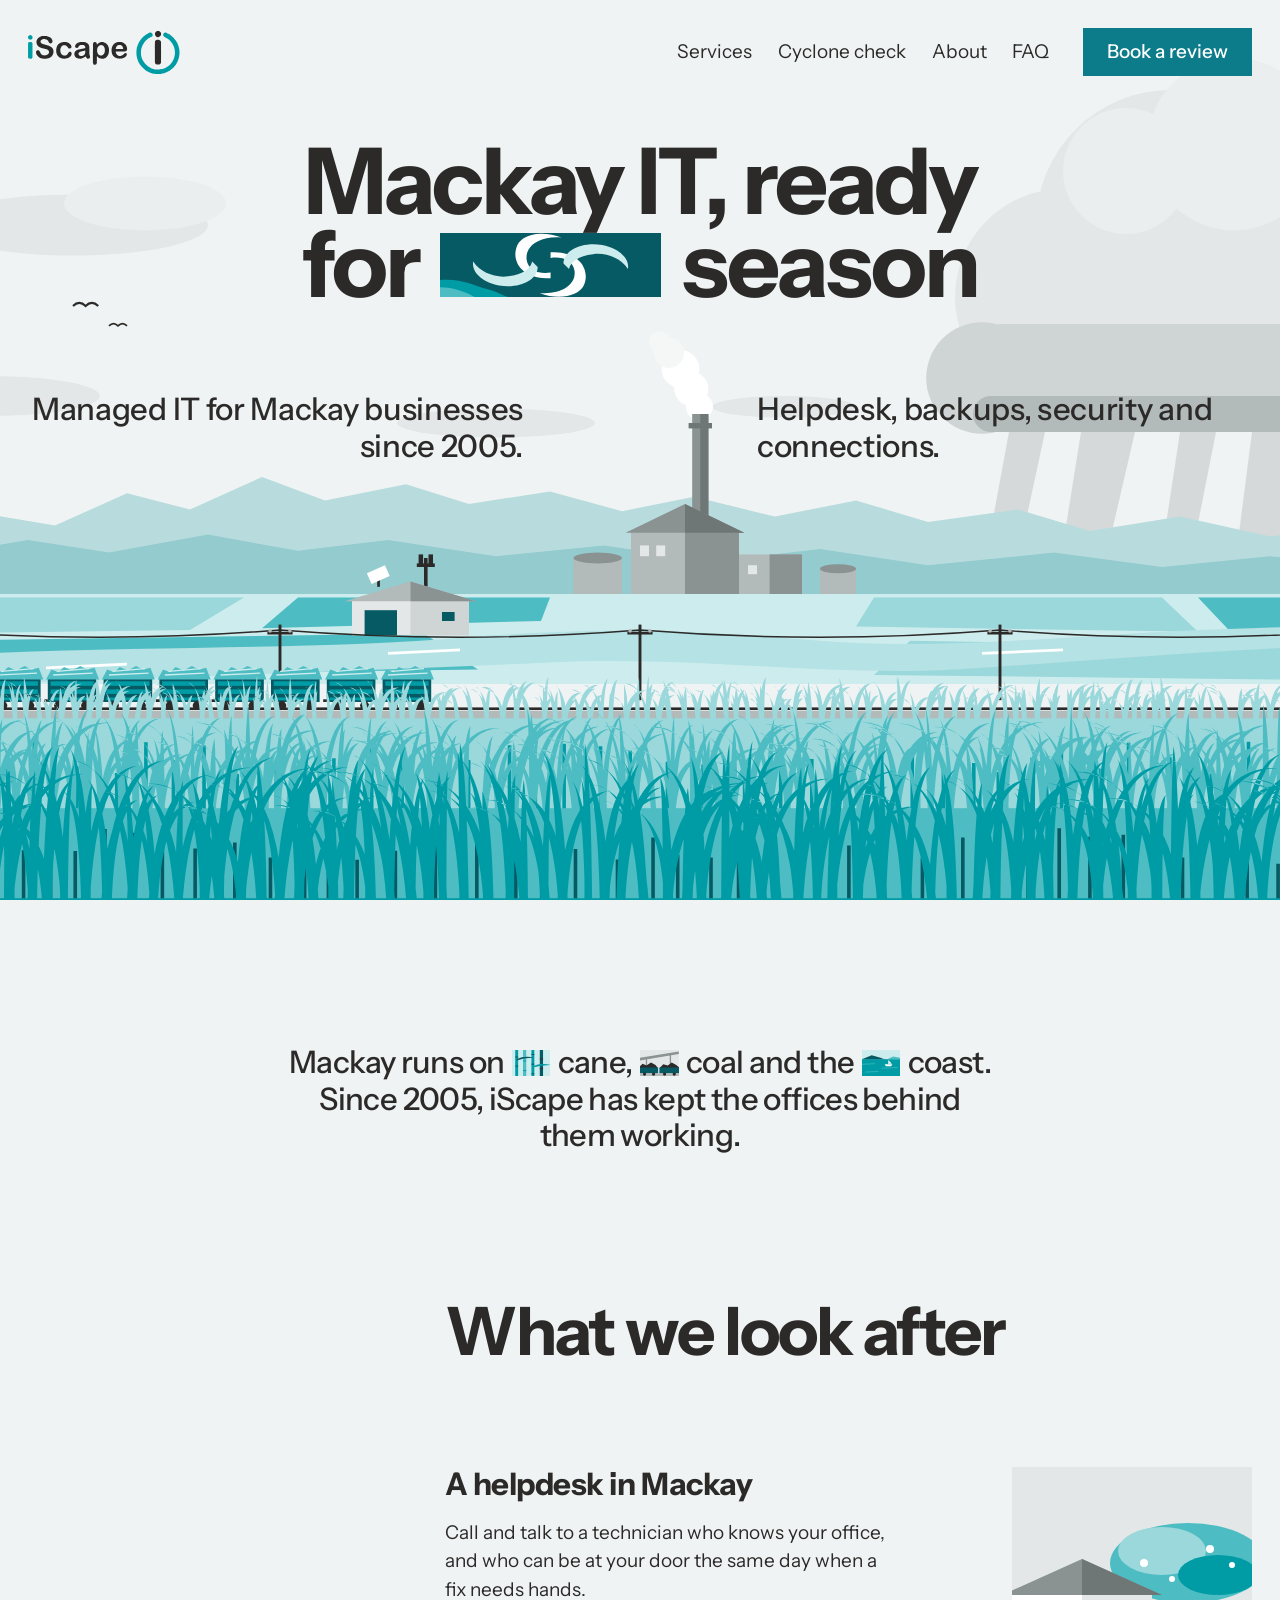
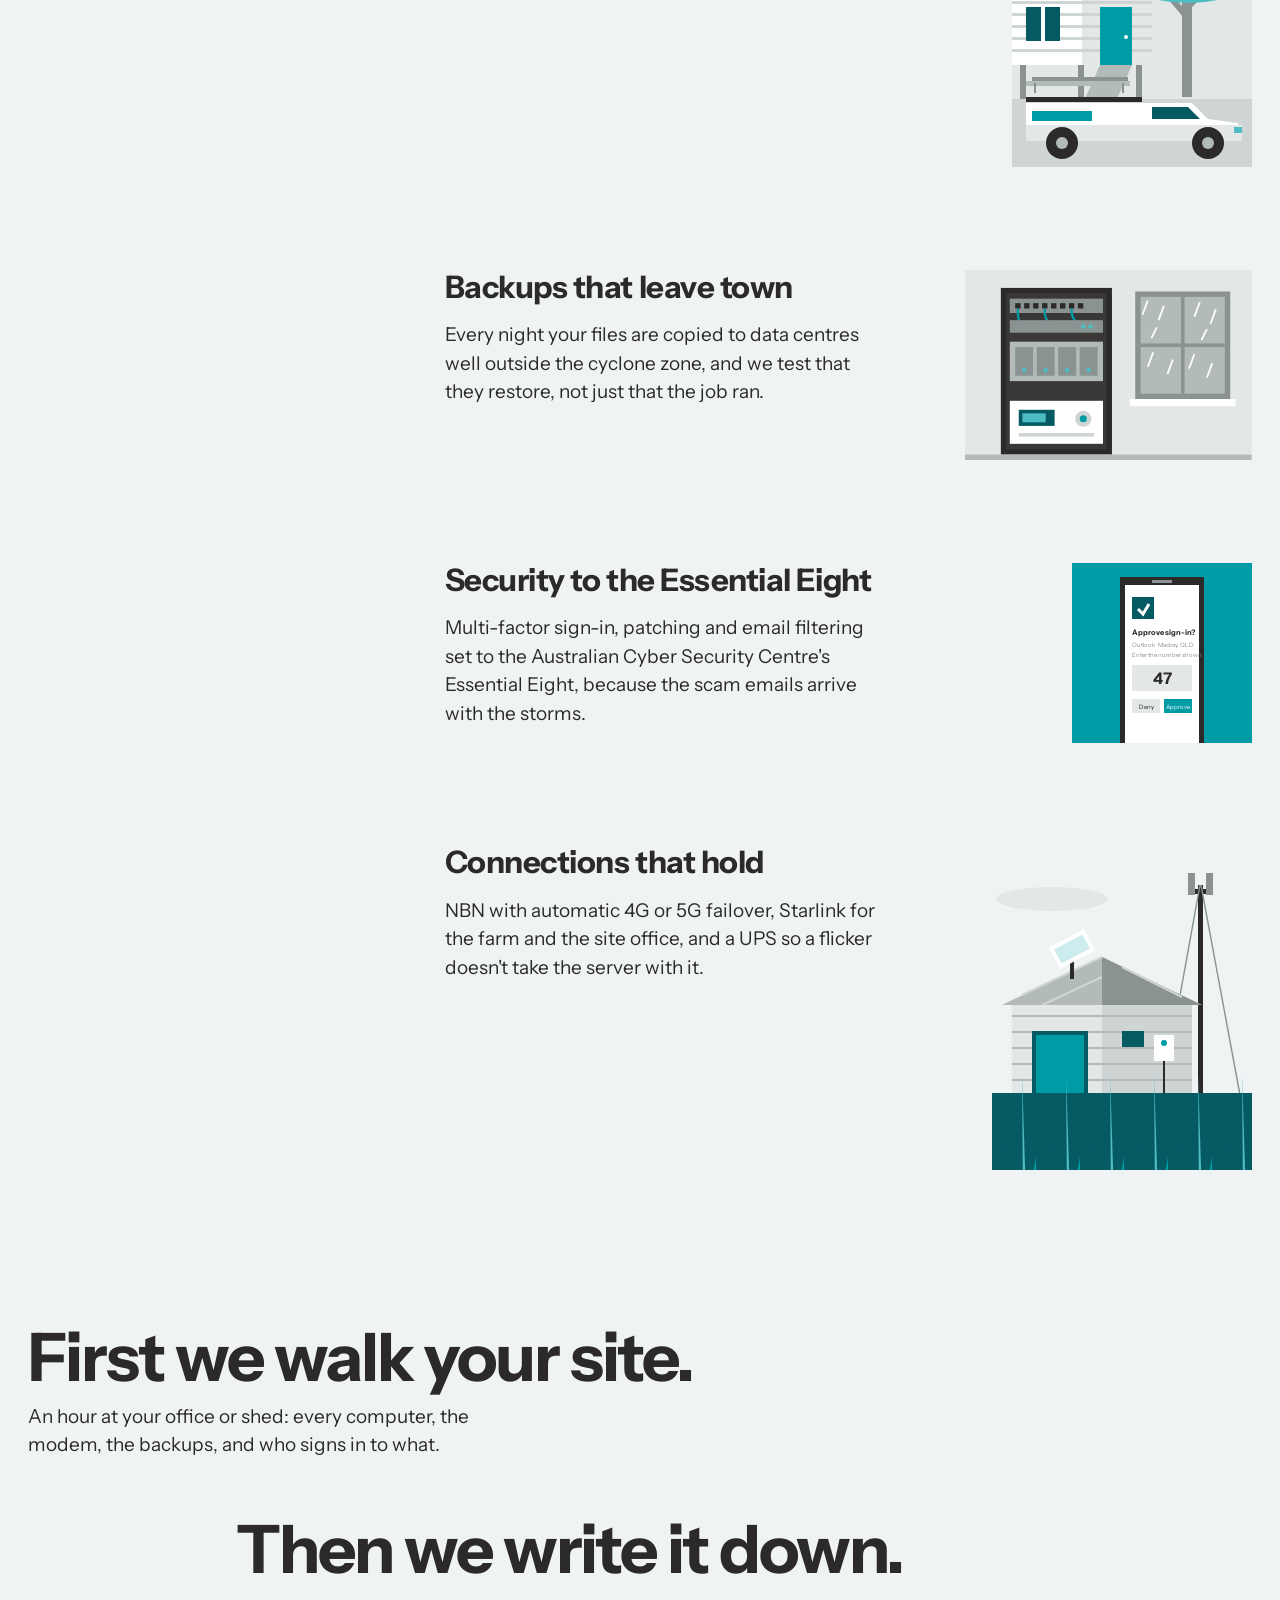
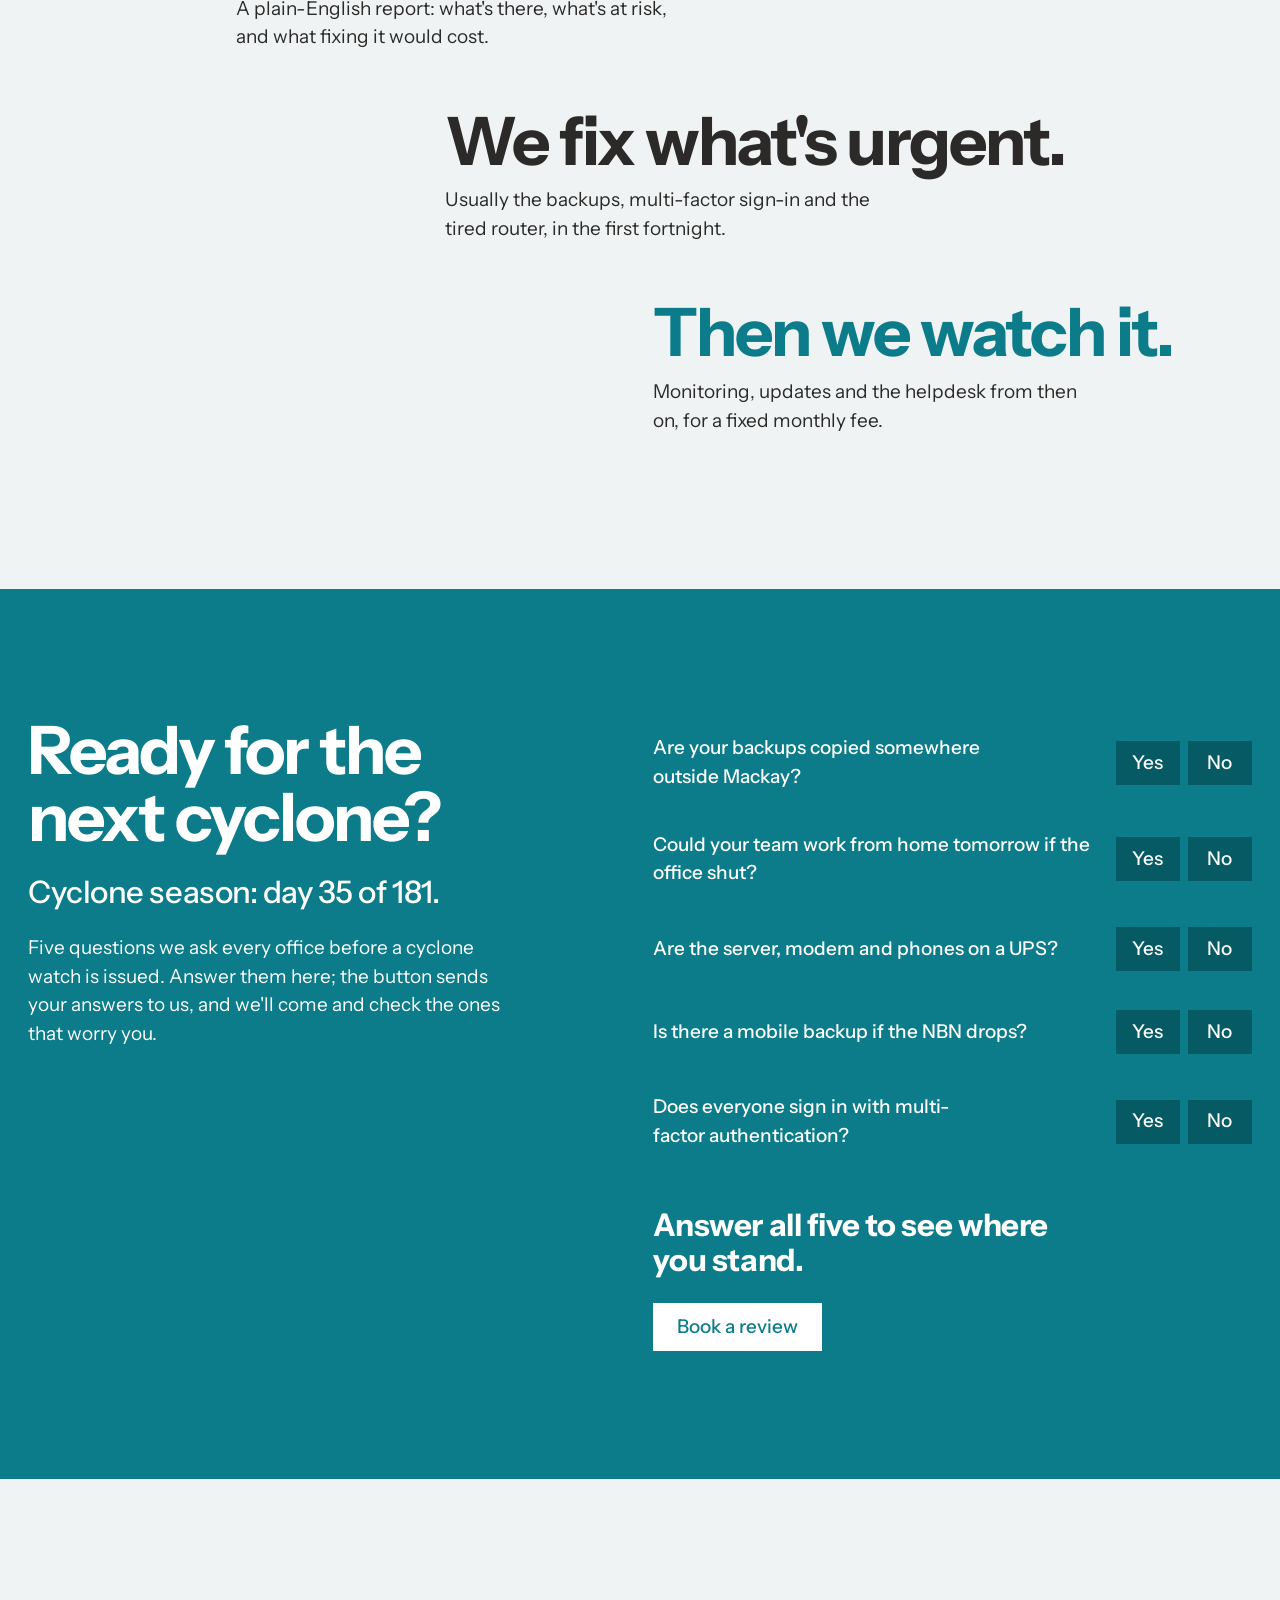
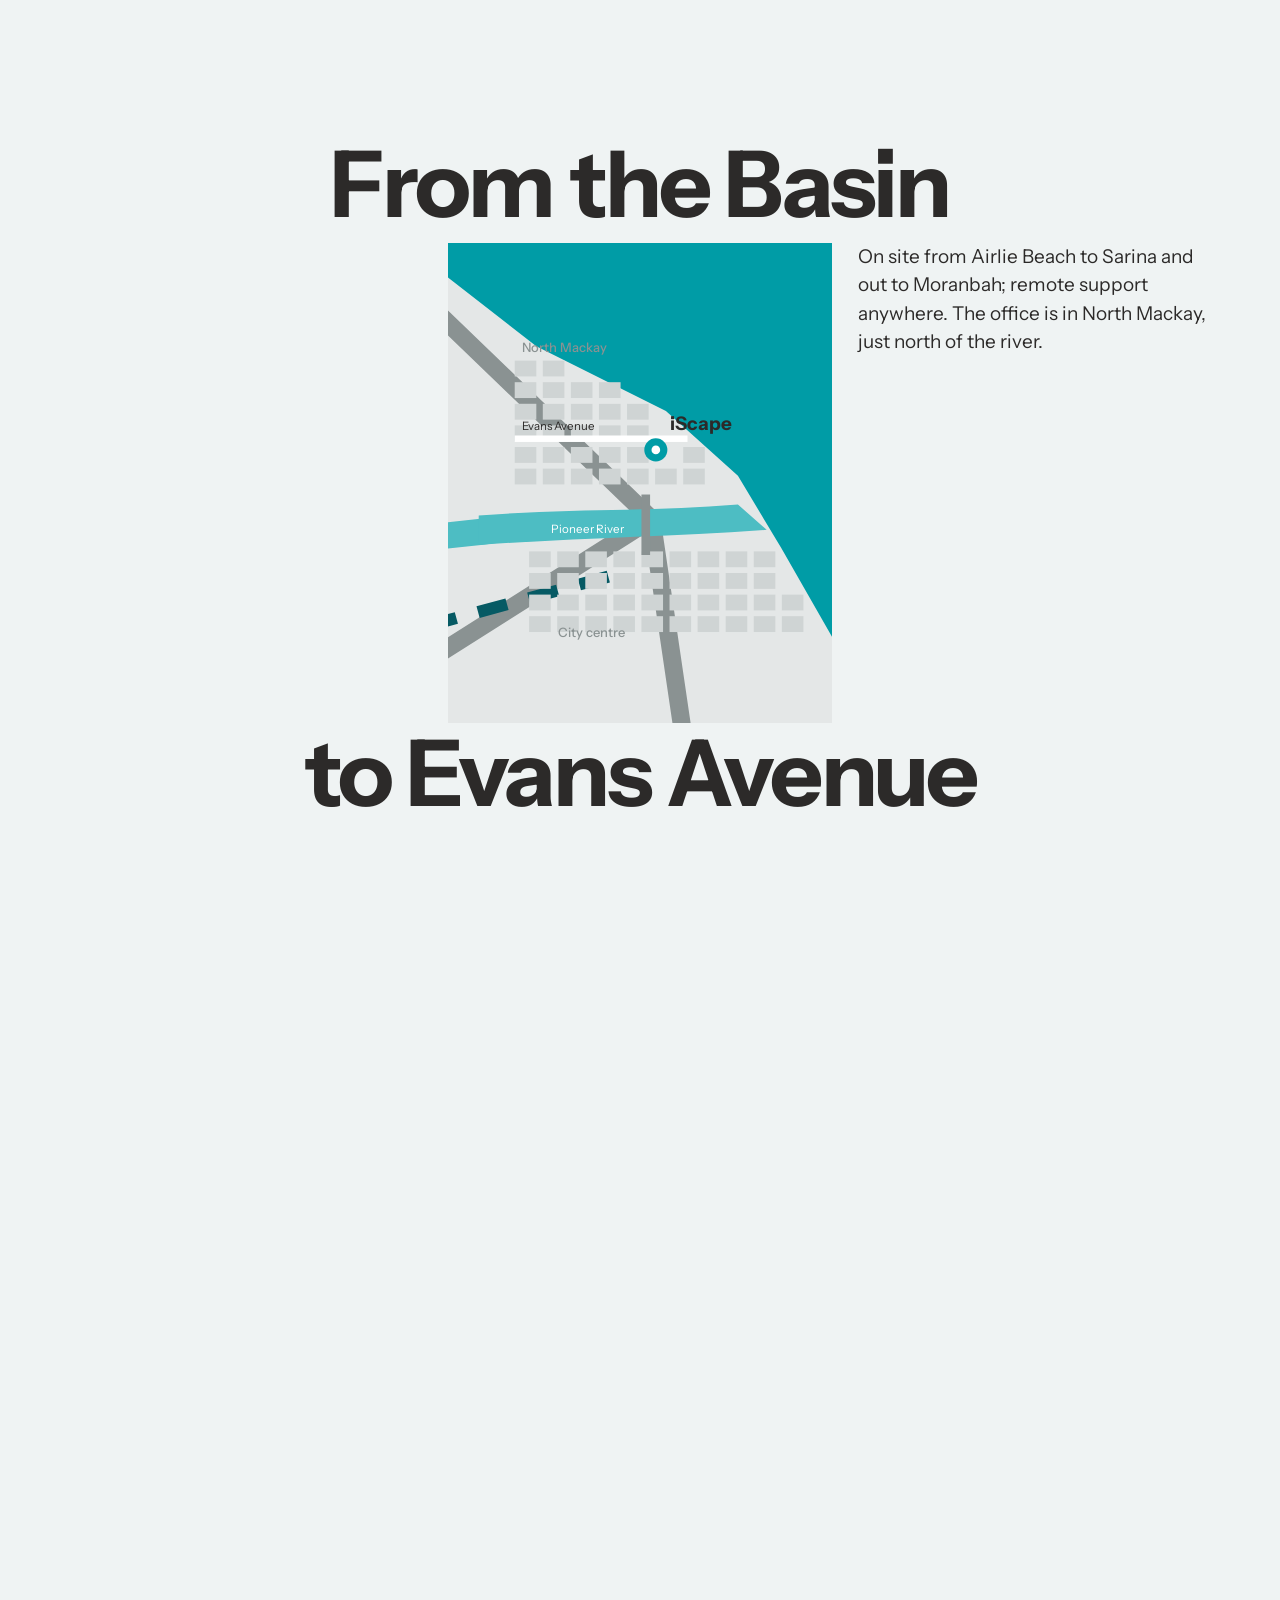
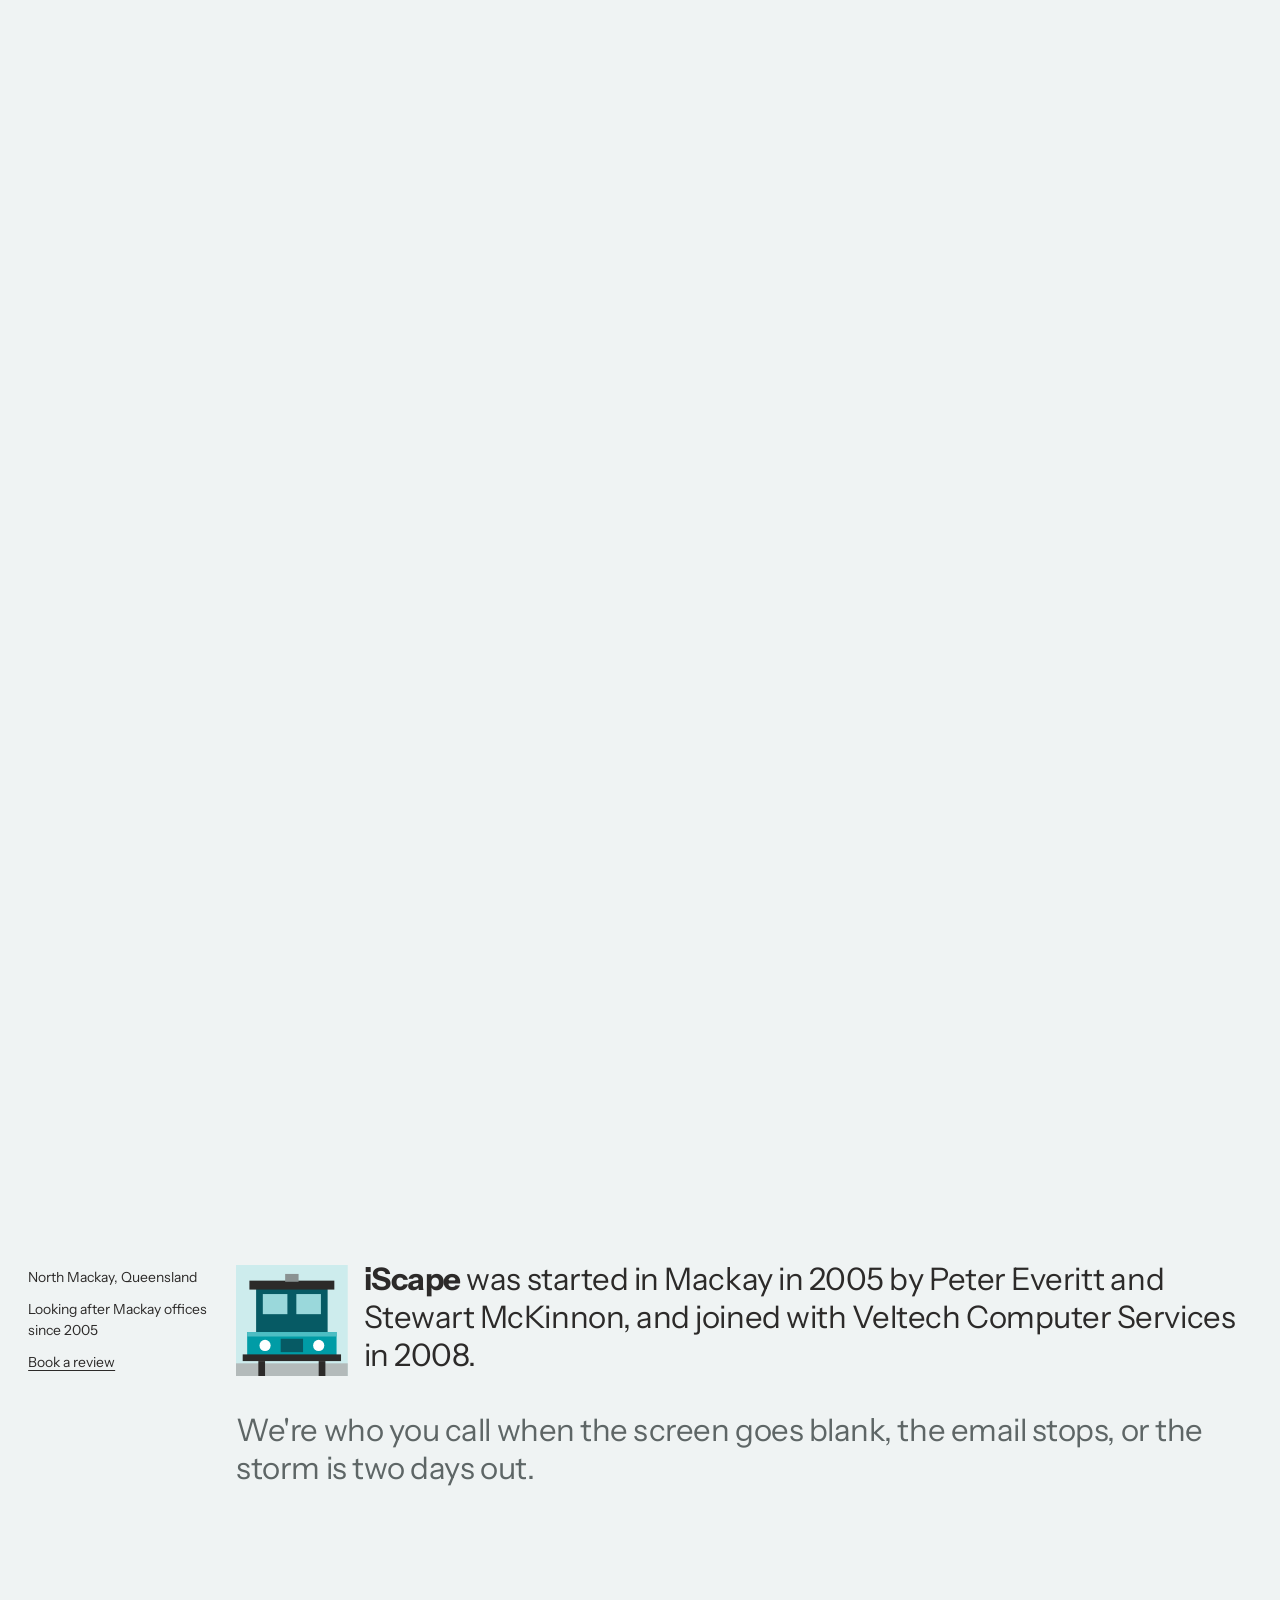
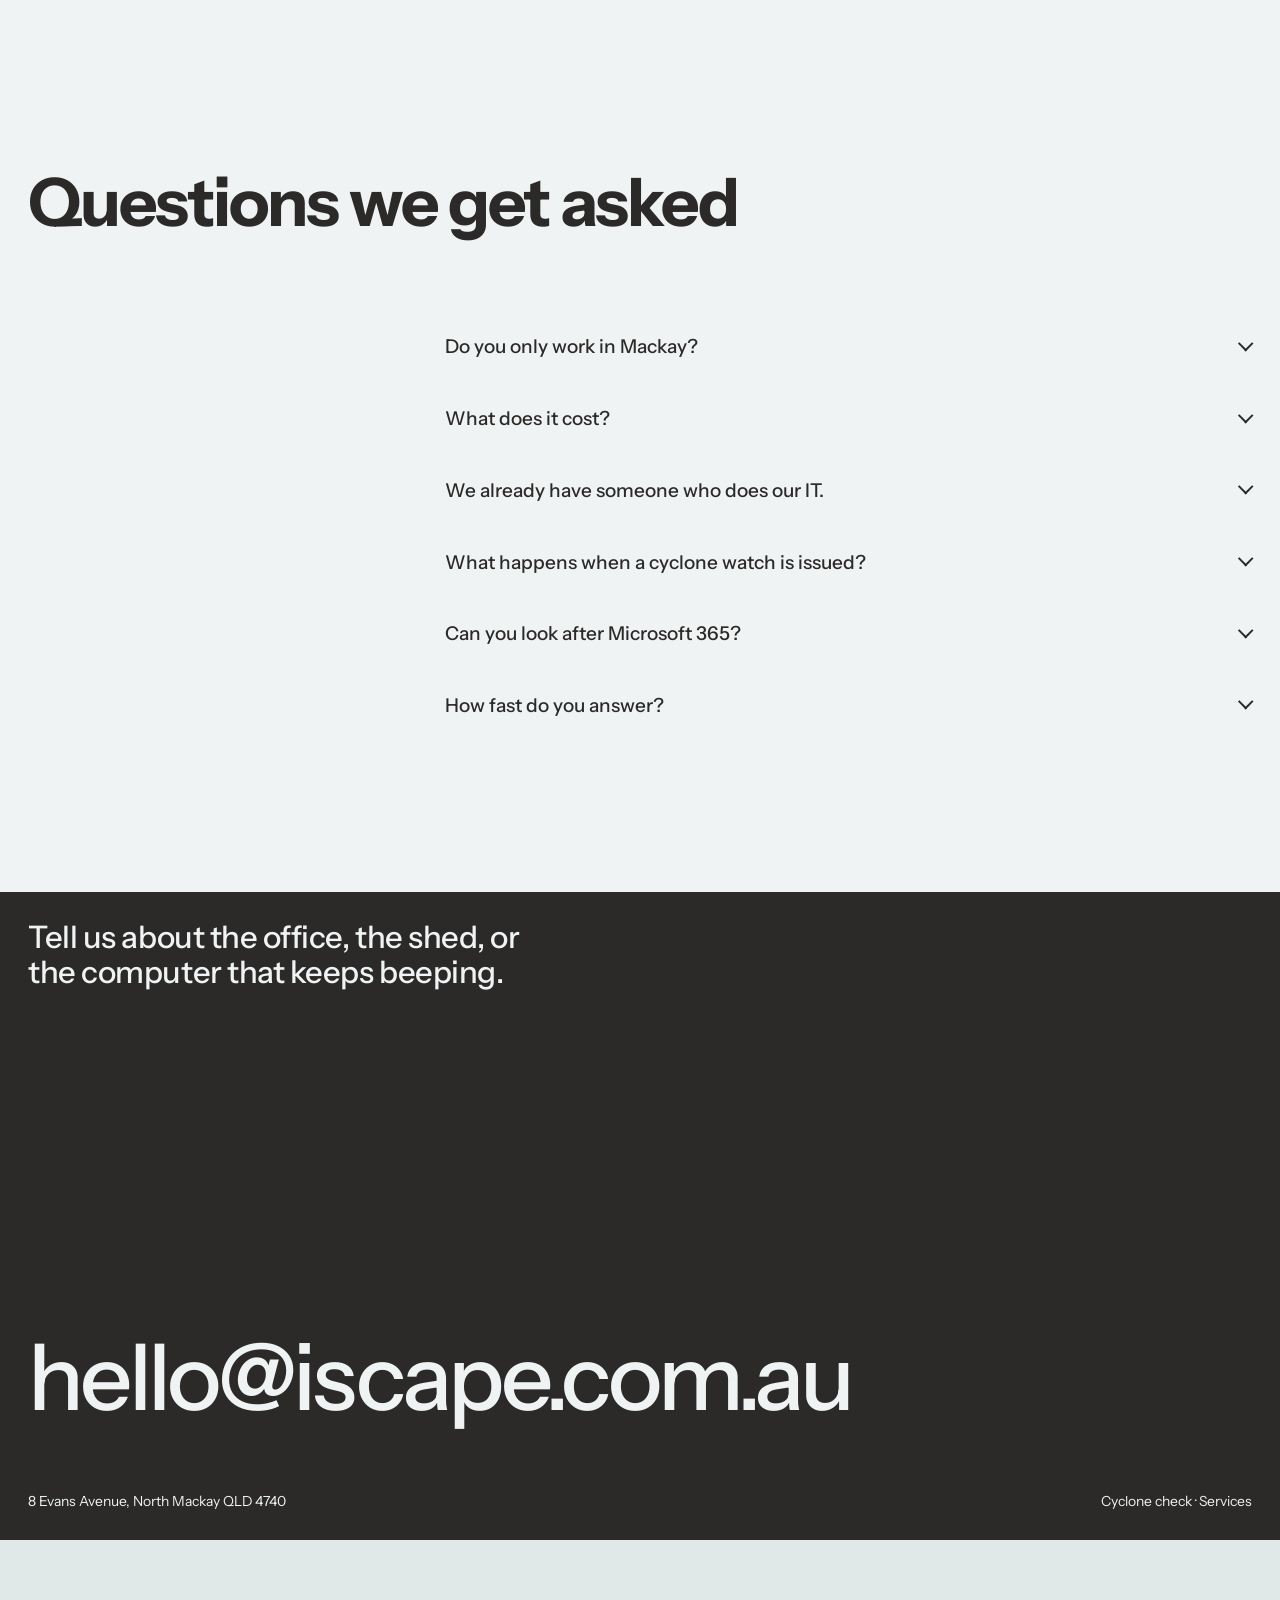
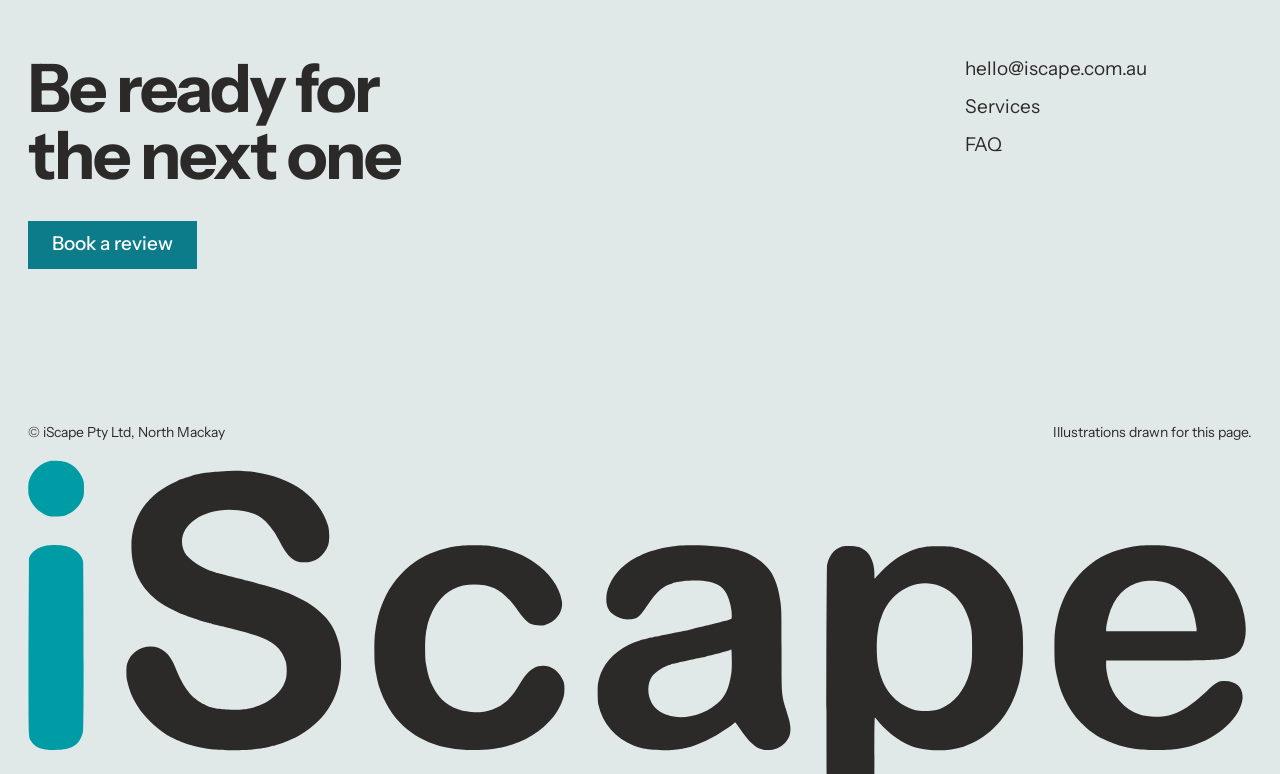
<file: landing-page/iscape-landing.html>
<!doctype html>
<html lang="en-AU">
<head>
<meta charset="utf-8">
<meta name="viewport" content="width=device-width, initial-scale=1">
<title>iScape Managed IT</title>
<meta name="description" content="Managed IT for Mackay businesses since 2005: helpdesk, backups, security and connections, looked after from North Mackay.">
<script>document.documentElement.classList.add('js')</script>
<style>
/* iScape landing page. Direction: "The sentence is the layout" (taste-skill seed 142575392).
   Type: Instrument Sans (stand-in for the dealt General Sans). Palette: iScape teal and charcoal (brand colours, mapped onto the dealt palette roles). */

@font-face {
  font-family: 'Instrument Sans';
  src: url([data-uri]) format('woff2');
  font-weight: 400 700;
  font-style: normal;
  font-display: swap;
}

:root {
  /* iScape corporate colours (iScapeLogoStyleSheet.pdf): Pantone 320 #009CA6, Pantone Process Black #2C2A29.
     White text on #009CA6 is 3.3:1, so text-bearing teal uses the deeper #0C7C8A (4.9:1). */
  --bg: #eff3f3;
  --surface: #e1e8e8;
  --ink: #2c2a29;
  --muted: #5e6666;
  --accent: #0c7c8a;
  --accent-strong: #065a64;
  --accent-ink: #ffffff;
  --field-1: #0c7c8a;
  --field-1-ink: #ffffff;

  /* drawing tones: the brand teal and warm greys in flat steps */
  --d-deep: #065a64;
  --d-teal: #009ca6;
  --d-light: #4dbdc3;
  --d-pale2: #9ad8db;
  --d-pale: #cdeced;
  --d-river: #b5e2e4;
  --d-grey1: #e4e7e7;
  --d-grey2: #cfd4d4;
  --d-grey3: #b3baba;
  --d-grey4: #8a9292;

  --font: 'Instrument Sans', system-ui, sans-serif;

  /* five sizes */
  --step-small: clamp(0.8125rem, 0.79rem + 0.1vw, 0.875rem);
  --step-body: clamp(1.0625rem, 1rem + 0.25vw, 1.1875rem);
  --step-lead: clamp(1.375rem, 1.1rem + 1.05vw, 2.25rem);
  --step-head: clamp(2.5rem, 1.3rem + 3.6vw, 5rem);
  --step-display: clamp(4.5rem, 7.2vw, 7rem);

  --margin: clamp(1rem, 2.2vw, 2rem);
  --gutter: clamp(1rem, 2vw, 2rem);
  --section: clamp(7.5rem, 12vw, 12rem);

  --ease-out: cubic-bezier(0.22, 1, 0.36, 1);
  --ease-expo: cubic-bezier(0.16, 1, 0.3, 1);
  --ease-in-out: cubic-bezier(0.76, 0, 0.24, 1);
  --ease-soft: cubic-bezier(0.33, 1, 0.68, 1);
  --t-press: 140ms;
  --t-hover: 180ms;
  --t-ui: 240ms;
}

/* ---------- reset ---------- */
*, *::before, *::after { box-sizing: border-box; }
html { -webkit-text-size-adjust: 100%; text-size-adjust: 100%; }
body { margin: 0; background: var(--bg); color: var(--ink); font-family: var(--font); font-size: var(--step-body); line-height: 1.5; font-kerning: normal; -webkit-font-smoothing: antialiased; overflow-x: hidden; }
h1, h2, h3, p, figure, ul, ol, fieldset, legend { margin: 0; padding: 0; }
ul, ol { list-style: none; }
fieldset { border: 0; min-width: 0; }
svg { display: block; max-width: 100%; }
a { color: inherit; }
button, input { font: inherit; color: inherit; }
:target { scroll-margin-top: 2rem; }
::selection { background: var(--accent); color: var(--accent-ink); }
:focus-visible { outline: 2px solid var(--accent); outline-offset: 3px; }
.sr-only { position: absolute; width: 1px; height: 1px; overflow: hidden; clip-path: inset(50%); white-space: nowrap; }

/* ---------- type ---------- */
h1, h2, h3 { font-weight: 700; text-wrap: balance; }
.display { font-size: var(--step-display); line-height: 0.9; letter-spacing: -0.03em; font-weight: 700; }
.head { font-size: var(--step-head); line-height: 1; letter-spacing: -0.03em; font-weight: 700; }
.lead, .lead-head { font-size: var(--step-lead); line-height: 1.15; letter-spacing: -0.015em; }
.lead-head { font-weight: 700; }
.small { font-size: var(--step-small); line-height: 1.45; }
p { max-width: 62ch; text-wrap: pretty; }

.grid { display: grid; grid-template-columns: repeat(12, minmax(0, 1fr)); column-gap: var(--gutter); padding-inline: var(--margin); }

/* ---------- controls ---------- */
.button { display: inline-flex; align-items: center; justify-content: center; min-height: 3rem; padding: 0 1.5rem; background: var(--accent); color: var(--accent-ink); font-weight: 500; text-decoration: none; white-space: nowrap; transition: transform var(--t-press) var(--ease-out), background-color var(--t-hover) ease, color var(--t-hover) ease; }
.button:active { transform: scale(0.97); }
.button-paper { background: #fff; color: var(--accent); }
.link { text-decoration: underline; text-decoration-color: transparent; text-underline-offset: 0.2em; text-decoration-thickness: 0.07em; transition: text-decoration-color var(--t-hover) ease; }
.link-plain { text-decoration: underline; text-underline-offset: 0.18em; text-decoration-thickness: 0.07em; }
@media (hover: hover) and (pointer: fine) {
  .button:hover { background: var(--accent-strong); }
  .button-paper:hover { background: var(--bg); color: var(--accent-strong); }
  .link:hover { text-decoration-color: currentColor; }
}

/* ---------- hero: title in the sky, line on the horizon ---------- */
.hero { position: relative; min-height: max(100svh, 640px); overflow: hidden; }
.hero-art { position: absolute; inset: 0; }
.hero-svg { width: 100%; height: 100%; }
.nav { position: relative; z-index: 2; display: flex; align-items: center; gap: var(--gutter); padding: var(--margin); }
.wordmark { margin-right: auto; display: block; line-height: 0; color: var(--ink); }
.wordmark svg { display: block; height: clamp(2.25rem, 1.9rem + 1vw, 3rem); width: auto; }
.sprite { position: absolute; width: 0; height: 0; overflow: hidden; }
.wordmark svg, .footer-name { fill: currentColor; --logo-i: var(--d-teal); }
.nav-links { display: flex; gap: 1.6rem; white-space: nowrap; padding-right: 0.5rem; }
.nav-links a { text-decoration-thickness: 0.07em; }

.hero-copy { padding-inline: var(--margin); }
.hero-title { position: relative; z-index: 2; }
.hero-title { margin-top: clamp(1.5rem, 4vh, 3rem); text-align: center; }
.slot { display: inline-block; width: 2.4em; height: 0.7em; vertical-align: baseline; margin-inline: 0.06em; overflow: hidden; }
.slot svg { width: 100%; height: 100%; }
.swirl { transform-origin: 120px 36px; }
/* the drawing's horizon sits 470 of 1000 units above the bottom; with slice it scales by the larger ratio */
.hero-support { position: absolute; left: 0; right: 0; z-index: 2; bottom: calc(max(29.4vw, 47svh) + 0.75rem); display: grid; grid-template-columns: repeat(12, minmax(0, 1fr)); column-gap: var(--gutter); padding-inline: var(--margin); max-width: none; font-size: var(--step-lead); line-height: 1.2; letter-spacing: -0.01em; font-weight: 500; }
.hero-support span:first-child { grid-column: 1 / 6; text-align: right; }
.hero-support span:last-child { grid-column: 8 / 13; }
.hero-band { display: none; }

/* ---------- intro: statement with inline thumbnails ---------- */
.intro { padding: clamp(6rem, 16vh, 10rem) var(--margin) clamp(4rem, 8vh, 6rem); display: flex; justify-content: center; }
.statement { font-size: var(--step-lead); line-height: 1.18; font-weight: 500; letter-spacing: -0.02em; text-align: center; max-width: min(64vw, 34ch); }
.thumb { display: inline-block; width: 1.25em; height: 0.85em; vertical-align: -0.1em; margin-inline: 0.06em; overflow: hidden; }
.thumb svg { width: 100%; height: 100%; }

/* ---------- services: rows with margin pictures ---------- */
.services { padding-bottom: var(--section); }
.services-head { padding-block: clamp(3rem, 8vh, 6rem) clamp(4rem, 8vw, 7rem); }
.services-head h2 { grid-column: 5 / 13; }
.rows { display: flex; flex-direction: column; gap: clamp(4rem, 8vw, 7.5rem); }
.row { align-items: start; }
.row-text { grid-column: 5 / 10; }
.row-text p { margin-top: 1rem; max-width: 34ch; }
.row-pic { grid-column: 10 / 13; justify-self: end; }
.w-240 { width: min(240px, 100%); } .w-320 { width: min(320px, 100%); } .w-180 { width: min(180px, 100%); } .w-260 { width: min(260px, 100%); }
.row-pic svg { width: 100%; height: auto; }

/* ---------- steps: lines that step across ---------- */
.steps { padding: 0 var(--margin) var(--section); }
.stair { display: grid; grid-template-columns: repeat(12, minmax(0, 1fr)); column-gap: var(--gutter); row-gap: 3.5rem; }
.stage { grid-column: span 12; }
@media (min-width: 75em) { .stage .head { white-space: nowrap; } }
.stage p:not(.head) { margin-top: 0.75rem; max-width: 34ch; }
.s1 { grid-column: 1 / 13; } .s2 { grid-column: 3 / 13; } .s3 { grid-column: 5 / 13; } .s4 { grid-column: 7 / 13; }
.accent-line { color: var(--accent); }

/* ---------- check: the live thing, on the teal field ---------- */
.check { background: var(--field-1); color: var(--field-1-ink); padding-block: clamp(6rem, 10vw, 10rem); }
.check ::selection { background: #fff; color: var(--accent); }
.check :focus-visible { outline-color: #fff; }
.check-left { grid-column: 1 / 6; }
.countdown { margin-top: 1.5rem; font-weight: 500; }
.check-left p:not(.countdown) { margin-top: 1.5rem; max-width: 40ch; }
.check-form { grid-column: 7 / 13; }
.q { display: grid; grid-template-columns: 1fr auto; gap: 1.25rem; align-items: center; padding: 1.1rem 0; }
.q + .q { margin-top: 0.25rem; }
.q-text { font-size: var(--step-body); font-weight: 500; }
.q-opts { display: flex; gap: 0.5rem; }
.q-opts label { position: relative; cursor: pointer; }
.q-opts input { position: absolute; opacity: 0; inset: 0; margin: 0; cursor: pointer; }
.q-opts span { display: inline-flex; align-items: center; justify-content: center; min-width: 4rem; min-height: 2.75rem; padding: 0 1rem; background: var(--accent-strong); font-weight: 500; transition: background-color var(--t-hover) ease, color var(--t-hover) ease, transform var(--t-press) var(--ease-out); }
.q-opts input:checked + span { background: #fff; color: var(--accent); }
.q-opts input:focus-visible + span { outline: 2px solid #fff; outline-offset: 3px; }
.q-opts label:active span { transform: scale(0.96); }
@media (hover: hover) and (pointer: fine) { .q-opts input:not(:checked):hover + span { background: #044a52; } }
.verdict-row { display: flex; flex-wrap: wrap; align-items: center; justify-content: space-between; gap: 1.5rem; margin-top: 2.5rem; }
.verdict { font-weight: 700; max-width: 22ch; }

/* ---------- reach: one frame, three distances ---------- */
.reach { position: relative; height: 300vh; margin-top: var(--section); }
.reach-mark { position: absolute; left: 0; width: 4px; height: 4px; }
.reach-mark[data-stage="1"] { top: 0; } .reach-mark[data-stage="2"] { top: 100vh; } .reach-mark[data-stage="3"] { top: 175vh; }
.reach-stage { position: sticky; top: 0; height: 100svh; display: grid; grid-template-columns: 1fr minmax(0, 30vw) 1fr; grid-template-rows: 1fr auto 1fr; align-items: center; justify-items: center; padding-inline: var(--margin); overflow: hidden; }
.reach-title { display: contents; }
.reach-a { grid-column: 1 / 4; grid-row: 1; align-self: end; padding-bottom: 0.18em; white-space: nowrap; }
.reach-b { grid-column: 1 / 4; grid-row: 3; align-self: start; position: relative; z-index: 2; padding-top: 0.1em; white-space: nowrap; transition: opacity 600ms var(--ease-out), transform 700ms var(--ease-expo); }
.reach-frame { grid-column: 2; grid-row: 2; width: 30vw; aspect-ratio: 4 / 5; overflow: hidden; background: var(--d-teal); }
.map { width: 100%; height: 100%; transform-origin: 75% 52%; transition: transform 700ms var(--ease-in-out); }
.streets { transition: opacity 500ms var(--ease-out); }
.js .reach:not([data-at="3"]) .streets { opacity: 0; }
.reach-caption { grid-column: 3; grid-row: 2; align-self: start; justify-self: start; margin-left: var(--gutter); max-width: 28ch; transition: opacity 600ms var(--ease-out), transform 700ms var(--ease-expo); }
.js .reach[data-at="1"] .reach-b { opacity: 0; transform: translateY(0.3em); }
.js .reach:not([data-at="3"]) .reach-caption { opacity: 0; transform: translateY(16px); }
/* each distance centres its subject: the district around Mackay, then Evans Avenue */
.reach[data-at="2"] .map { transform-origin: 72% 56%; transform: translate(-22%, -6%) scale(2); }
.reach[data-at="3"] .map { transform-origin: 74.6% 51.4%; transform: translate(-24.6%, -1.4%) scale(7.5); }
.towns { transition: opacity 400ms var(--ease-out); }
.reach[data-at="3"] .towns { opacity: 0; }

/* ---------- about: drawing as drop cap ---------- */
.about { padding-block: clamp(6rem, 10vw, 9rem); }
.facts { grid-column: 1 / 3; display: flex; flex-direction: column; gap: 0.75rem; padding-top: 0.4rem; }
.about-text { grid-column: 3 / 13; }
.bio { max-width: none; font-size: var(--step-lead); line-height: 1.22; letter-spacing: -0.015em; }
.bio-soft { margin-top: 1.2em; color: var(--muted); }
.dropcap { float: left; width: 3.6em; height: 3.6em; margin: 0.12em 0.5em 0 0; }
.dropcap svg { width: 100%; height: 100%; }

/* ---------- faq: wide heading, indented questions ---------- */
.faq { padding: var(--section) var(--margin); display: grid; grid-template-columns: repeat(12, minmax(0, 1fr)); column-gap: var(--gutter); }
.faq-title { grid-column: 1 / 13; }
.faq-list { grid-column: 5 / 13; margin-top: 5rem; display: flex; flex-direction: column; gap: 0.5rem; }
.faq details { --bleed: min(1.5rem, var(--margin)); padding: 1.1rem var(--bleed); margin-inline: calc(var(--bleed) * -1); transition: background-color var(--t-ui) ease; }
.faq details[open] { background: var(--surface); }
.faq summary { list-style: none; cursor: pointer; display: flex; justify-content: space-between; align-items: center; gap: 1.5rem; font-size: var(--step-body); font-weight: 500; }
.faq summary::-webkit-details-marker { display: none; }
.faq summary::after { content: ""; flex: none; width: 0.6em; height: 0.6em; border-right: 2px solid currentColor; border-bottom: 2px solid currentColor; transform: translateY(-0.2em) rotate(45deg); transition: transform var(--t-ui) var(--ease-out); }
.faq details[open] summary::after { transform: translateY(0.1em) rotate(225deg); }
.faq details p { margin-top: 1rem; max-width: 48ch; }

/* ---------- contact: the address as display type ---------- */
.contact { position: relative; min-height: 72svh; background: var(--ink); color: var(--bg); padding: var(--margin); display: grid; grid-template-rows: auto 1fr auto auto; }
.contact-lead { font-weight: 500; max-width: 26ch; }
.contact-mail { grid-row: 3; align-self: end; display: block; font-size: var(--step-display); font-weight: 500; letter-spacing: -0.04em; text-decoration: none; margin-bottom: 8vh; overflow-wrap: anywhere; transition: color var(--t-hover) ease; }
@media (hover: hover) and (pointer: fine) { .contact-mail:hover { color: #4dbdc3; } }
.contact-foot { grid-row: 4; display: flex; justify-content: space-between; gap: 1rem; flex-wrap: wrap; }

/* ---------- footer: invitation over a cropped name ---------- */
.footer { position: relative; background: var(--surface); overflow: hidden; padding-top: clamp(5rem, 9vw, 8rem); }
.footer-invite { grid-column: 1 / 8; }
.footer-invite h2 { max-width: 12ch; margin-bottom: 2rem; }
.footer-links { grid-column: 10 / 13; display: flex; flex-direction: column; gap: 0.6rem; }
.footer-legal { display: flex; justify-content: space-between; padding: clamp(5rem, 12vw, 10rem) var(--margin) 1rem; }
.footer-legal p { max-width: none; }
.footer-name { display: block; width: calc(100% - 2 * var(--margin)); height: auto; margin-inline: var(--margin); color: var(--ink); }

/* ---------- below desktop: the contact field sizes to its content ---------- */
@media (max-width: 68.74em) {
  .contact { min-height: 0; grid-template-rows: auto auto auto; row-gap: clamp(4rem, 12vw, 7rem); padding-block: clamp(4rem, 10vw, 6rem) var(--margin); }
  .contact-mail { grid-row: 2; margin-bottom: 0; }
  .contact-foot { grid-row: 3; }
  .check-left, .check-form { grid-column: 1 / 13; }
  .check-left p:not(.countdown) { max-width: 52ch; }
  .check-form { margin-top: 3rem; }
}

/* ---------- phone ---------- */
@media (max-width: 47.99em) {
  .nav-links { display: none; }
  .nav-action { min-height: 2.5rem; padding: 0 1rem; }
  .hero-title { font-size: var(--step-head); margin-top: 3.5rem; }
  .hero-support { position: static; display: block; margin-top: 1.25rem; padding: 0; font-size: var(--step-body); text-align: center; }
  .hero-support span { display: block; }
  .hero-support span:first-child { text-align: center; }
  .hero-band { display: flex; position: absolute; z-index: 2; left: 0; right: 0; bottom: 0; height: 96px; padding: 0 var(--margin); align-items: center; background: rgba(239, 243, 243, 0.92); }
  .hero-band .button { width: 100%; }

  .intro { padding-block: 6rem; justify-content: flex-start; }
  .statement { text-align: left; font-size: 1.5rem; max-width: none; }

  .services-head { min-height: 36svh; }
  .services-head h2, .row-text, .row-pic { grid-column: 1 / 13; }
  .row-pic { margin-top: 1.5rem; }
  .row:nth-child(1) .row-pic { justify-self: stretch; width: 100%; }
  .row:nth-child(2) .row-pic { justify-self: end; width: 70%; }
  .row:nth-child(3) .row-pic { justify-self: start; width: 55%; }
  .row:nth-child(4) .row-pic { justify-self: end; width: 70%; }

  .stage .head { white-space: normal; }
  .s1 { grid-column: 1 / 13; } .s2, .s3, .s4 { grid-column: 1 / 13; }
  .s2 { padding-left: 6vw; } .s3 { padding-left: 12vw; } .s4 { padding-left: 18vw; }
  .stair { row-gap: 2.5rem; }

  .check-left, .check-form { grid-column: 1 / 13; }
  .check-form { margin-top: 3rem; }
  .q { grid-template-columns: 1fr; gap: 0.75rem; }

  .reach-stage { grid-template-columns: 1fr; grid-template-rows: 1fr auto auto 1fr; }
  .reach-a, .reach-b { grid-column: 1; font-size: var(--step-head); }
  .reach-a { grid-row: 1; }
  .reach-frame { grid-column: 1; grid-row: 2; width: 70vw; }
  .reach-b { grid-row: 3; }
  .reach-caption { grid-column: 1; grid-row: 4; justify-self: center; text-align: center; margin: 1rem 0 0; }

  .facts, .about-text { grid-column: 1 / 13; }
  .about-text { order: -1; }
  .about .grid { row-gap: 2.5rem; }
  .facts { flex-direction: row; flex-wrap: wrap; gap: 1rem 1.5rem; }
  .bio { font-size: var(--step-body); line-height: 1.4; }
  .dropcap { width: 4.2em; height: 4.2em; }

  .faq-list { grid-column: 1 / 13; margin-top: 3rem; }
  .faq details { margin-inline: calc(var(--margin) * -1); padding-inline: var(--margin); }

  .contact { min-height: 86svh; }
  .contact-mail { font-size: var(--step-head); margin-bottom: 4rem; }
  .contact-mail .at-break { display: block; }
  .contact-foot { flex-direction: column; gap: 0.75rem; }

  .footer-invite, .footer-links { grid-column: 1 / 13; }
  .footer-links { flex-direction: row; flex-wrap: wrap; gap: 0.5rem 1.25rem; margin-top: 2.5rem; }
  .footer-invite .button { width: 100%; }
}

/* ---------- motion ---------- */
@media (prefers-reduced-motion: no-preference) {
  /* signature: the hero drawing opens like a shutter */
  .js .hero-art.shutter { clip-path: inset(0 0 100% 0); transition: clip-path 1100ms var(--ease-in-out); }
  .js .hero-art.shutter .hero-svg { transform: scale(1.12); transform-origin: 50% 100%; transition: transform 1500ms var(--ease-soft); }
  .js .hero-art.shutter.is-in { clip-path: inset(0); }
  .js .hero-art.shutter.is-in .hero-svg { transform: none; }

  .js .hero-title, .js .hero-support span, .js .nav > * { opacity: 0; transform: translateY(20px); animation: rise 900ms var(--ease-expo) forwards; animation-delay: calc(var(--i, 0) * 90ms + 500ms); }

  .swirl { animation: spin 9s linear infinite; }
  .cloud-a { animation: drift 38s var(--ease-soft) infinite alternate; }
  .cloud-b { animation: drift 46s var(--ease-soft) infinite alternate-reverse; }
  .cloud-c { animation: drift 30s var(--ease-soft) infinite alternate; }
  .steam { animation: steam 6s var(--ease-soft) infinite alternate; transform-origin: 866px 460px; }
  .train { animation: train 70s linear infinite; }
  .led { animation: blink 1.6s steps(2, jump-none) infinite; }
  .led-2 { animation-duration: 0.9s; } .led-3 { animation-duration: 2.3s; }
  .rain { animation: rain 0.8s linear infinite; }

  .js [data-reveal]:not(.shutter) { opacity: 0; transform: translateY(24px); transition: opacity 700ms var(--ease-out), transform 900ms var(--ease-expo); transition-delay: calc(var(--d, 0) * 80ms); }
  .js [data-reveal].is-in:not(.shutter) { opacity: 1; transform: none; }
  .js .thumb { transform: scale(0.6); opacity: 0; transition: transform 700ms var(--ease-expo), opacity 500ms var(--ease-out); transition-delay: calc(var(--d, 0) * 90ms); }
  .js .intro.is-in .thumb { transform: none; opacity: 1; }
}
@keyframes rise { to { opacity: 1; transform: none; } }
@keyframes spin { to { transform: rotate(-360deg); } }
@keyframes drift { from { transform: translateX(-40px); } to { transform: translateX(40px); } }
@keyframes steam { from { transform: translate(0, 0) scale(0.96); } to { transform: translate(-10px, -12px) scale(1.04); } }
@keyframes train { from { transform: translateX(1700px); } to { transform: translateX(-700px); } }
@keyframes blink { 0% { opacity: 1; } 100% { opacity: 0.25; } }
@keyframes rain { from { transform: translate(0, -8px); } to { transform: translate(-3px, 8px); } }
</style>
</head>
<body>
<svg class="sprite" aria-hidden="true" focusable="false"><defs>
<g id="logo-word"><path fill-rule="evenodd" style="fill: var(--logo-i, #009ca6)" d="M 48 106 C 27 110,8 127,2 148 C 0 153,0 175,2 180 C 7 198,22 214,42 221 C 49 223,70 223,78 220 C 93 215,105 204,112 190 C 117 180,117 176,117 164 C 117 152,117 148,112 138 C 105 124,93 113,77 108 C 72 106,54 105,48 106 M 46 282 C 27 283,11 292,4 304 L 2 310 1 492 C 1 682,1 679,5 689 C 13 704,26 710,56 710 C 93 710,109 699,115 671 C 117 662,116 322,115 315 C 108 291,83 279,46 282"/><path fill-rule="evenodd" d="M 402 128 C 385 129,377 130,370 131 C 355 134,352 134,342 137 C 337 139,320 144,318 145 C 316 145,314 147,312 148 C 250 174,216 223,216 285 C 216 349,249 395,313 422 C 315 423,319 425,321 426 C 324 427,327 428,327 428 C 328 428,329 428,329 429 C 331 430,357 439,372 443 C 375 444,378 445,379 445 C 380 445,387 447,394 449 C 402 451,409 452,411 453 C 413 454,420 455,428 457 C 502 475,527 490,538 524 C 541 532,541 551,539 560 C 532 590,500 616,462 623 C 458 624,452 625,450 625 C 442 627,410 626,400 624 C 391 623,379 620,377 619 C 376 619,372 617,369 615 C 342 602,325 581,308 538 C 296 508,279 494,256 494 C 233 494,214 508,207 530 C 205 536,205 558,207 565 C 211 584,217 599,228 617 C 242 640,267 664,291 679 C 299 683,312 690,313 690 C 314 690,316 691,318 692 C 327 696,348 702,358 704 C 368 706,382 708,390 709 C 402 711,456 711,468 709 C 481 707,491 706,496 705 C 498 704,502 704,505 703 C 508 702,512 701,513 701 C 514 701,518 700,520 699 C 534 695,556 686,569 678 C 624 646,654 595,654 530 C 654 513,652 496,649 486 C 649 485,647 480,646 476 C 634 436,602 407,546 383 C 538 380,506 369,494 366 C 492 365,490 365,488 364 C 483 363,469 359,465 358 C 463 357,459 357,457 356 C 455 356,451 355,449 354 C 442 352,411 345,402 342 C 400 341,398 341,396 340 C 394 340,391 339,389 338 C 363 331,335 312,327 297 C 303 247,363 200,439 209 C 471 213,487 220,503 240 C 513 252,517 258,527 277 C 544 309,556 318,578 318 C 600 318,618 305,627 282 C 630 273,630 255,627 242 C 618 212,600 188,574 168 C 532 137,471 122,402 128 M 908 283 C 887 285,876 288,857 293 C 846 297,843 298,832 303 C 792 323,759 358,742 400 C 733 421,729 438,725 465 C 723 476,723 527,725 536 C 725 540,726 546,727 550 C 732 584,748 618,769 644 C 807 688,860 710,930 710 C 961 710,985 707,1010 699 C 1014 697,1020 695,1026 693 C 1064 678,1097 649,1112 617 C 1115 610,1116 608,1119 598 C 1121 591,1121 573,1119 568 C 1110 543,1089 530,1066 535 C 1052 539,1041 549,1029 569 C 1006 610,982 627,943 631 C 930 632,908 629,898 625 C 872 615,856 599,844 574 C 838 561,835 551,831 528 C 829 519,829 477,831 468 C 831 465,832 459,833 456 C 836 438,845 417,856 402 C 875 376,899 364,932 364 C 973 364,994 377,1025 421 C 1034 434,1044 444,1051 447 C 1056 450,1074 451,1080 449 C 1104 442,1119 420,1115 398 C 1108 357,1069 317,1020 298 C 1016 297,1013 295,1012 295 C 1009 294,998 290,992 289 C 982 287,975 285,957 283 C 947 282,919 282,908 283 M 1362 283 C 1346 285,1330 287,1322 289 C 1298 295,1290 298,1272 307 C 1238 324,1216 351,1209 382 C 1206 401,1209 415,1220 425 C 1231 434,1242 438,1258 437 C 1274 435,1276 434,1295 406 C 1312 380,1328 366,1346 362 C 1347 361,1350 360,1352 360 C 1361 358,1377 356,1392 356 C 1440 356,1459 369,1467 406 C 1470 420,1470 423,1470 429 C 1470 437,1471 436,1458 440 C 1454 440,1450 442,1448 442 C 1443 444,1429 447,1426 448 C 1423 449,1420 450,1418 450 C 1409 452,1400 454,1384 458 C 1367 462,1360 463,1356 464 C 1353 465,1348 465,1346 466 C 1344 467,1339 467,1336 468 C 1334 468,1328 470,1324 470 C 1320 471,1314 473,1311 473 C 1308 474,1304 475,1302 475 C 1301 475,1297 476,1294 477 C 1290 478,1286 479,1285 479 C 1284 479,1280 480,1278 481 C 1245 490,1215 513,1201 540 C 1196 550,1194 556,1191 569 C 1189 576,1190 606,1191 614 C 1200 655,1226 685,1266 701 C 1274 704,1276 704,1286 707 C 1301 710,1339 712,1355 709 C 1368 707,1372 706,1388 702 C 1401 698,1428 686,1446 674 C 1456 668,1476 654,1476 653 C 1476 650,1479 653,1486 664 C 1509 698,1524 710,1544 710 C 1560 710,1572 705,1583 693 C 1593 681,1595 669,1590 648 C 1586 633,1585 632,1583 624 C 1582 621,1580 615,1579 611 C 1574 588,1574 587,1574 500 C 1574 423,1574 415,1571 396 C 1568 373,1560 350,1551 337 C 1537 317,1513 300,1486 293 C 1484 292,1480 291,1479 291 C 1458 284,1395 280,1362 283 M 2324 283 C 2261 290,2217 314,2184 358 C 2169 377,2155 410,2150 435 C 2145 457,2144 466,2144 497 C 2144 528,2145 537,2150 559 C 2158 598,2180 637,2210 663 C 2226 677,2239 685,2264 695 C 2273 699,2294 705,2308 707 C 2326 710,2333 710,2357 710 C 2382 710,2389 710,2406 707 C 2466 697,2520 658,2534 616 C 2544 587,2529 566,2500 566 C 2486 566,2483 568,2461 588 C 2429 617,2412 628,2391 635 C 2371 642,2341 642,2322 636 C 2290 625,2265 597,2256 560 C 2253 546,2252 541,2252 532 L 2252 523 2357 523 C 2492 523,2499 522,2521 511 C 2547 497,2551 448,2531 396 C 2514 354,2485 322,2444 302 C 2422 291,2405 287,2373 283 C 2363 282,2336 282,2324 283 M 1707 284 C 1688 286,1674 300,1669 324 C 1668 332,1667 810,1669 820 C 1675 856,1685 866,1716 866 C 1737 866,1749 860,1758 846 C 1767 829,1768 823,1768 724 C 1768 679,1768 642,1769 642 C 1769 642,1771 644,1773 646 C 1788 667,1818 690,1841 700 C 1870 713,1920 714,1954 703 C 2002 687,2041 649,2060 600 C 2061 597,2063 594,2063 592 C 2065 588,2069 574,2071 567 C 2074 552,2075 547,2077 534 C 2079 522,2079 467,2077 458 C 2077 454,2076 448,2075 444 C 2073 432,2071 422,2066 408 C 2050 359,2018 321,1976 301 C 1963 295,1963 295,1955 292 C 1945 289,1943 288,1936 287 C 1932 286,1926 285,1924 285 C 1917 284,1886 284,1878 285 C 1867 287,1861 288,1858 289 C 1827 299,1802 315,1778 342 C 1773 347,1769 352,1769 352 C 1768 352,1768 348,1768 344 C 1768 314,1757 294,1736 286 C 1730 284,1715 283,1707 284 M 2327 358 C 2292 366,2268 390,2257 431 C 2254 442,2252 453,2252 458 L 2252 462 2347 462 L 2441 462 2441 456 C 2435 404,2413 371,2376 360 C 2362 356,2340 355,2327 358 M 1858 363 C 1822 371,1794 397,1782 434 C 1779 442,1778 445,1776 457 C 1772 476,1772 509,1775 530 C 1783 581,1811 615,1854 627 C 1861 629,1887 629,1894 627 C 1899 626,1903 624,1907 623 C 1935 612,1957 584,1967 548 C 1972 529,1972 522,1972 495 C 1972 468,1972 461,1967 442 C 1952 387,1907 354,1858 363 M 1467 501 C 1466 501,1465 502,1464 502 C 1462 503,1456 504,1450 506 C 1445 508,1424 513,1418 514 C 1416 515,1412 516,1410 516 C 1408 516,1402 518,1396 519 C 1391 520,1385 522,1382 522 C 1380 523,1376 523,1374 524 C 1367 525,1359 527,1348 530 C 1346 530,1343 531,1342 532 C 1330 534,1309 548,1303 557 C 1294 571,1293 592,1302 610 C 1307 621,1322 633,1336 637 C 1370 649,1419 635,1446 607 C 1459 592,1464 580,1469 550 C 1471 539,1470 500,1469 500 C 1468 500,1467 500,1467 501 "/></g>
<g id="logo-mark"><path fill-rule="evenodd" style="fill: var(--logo-i, #009ca6)" d="M 3127 41 C 3123 43,3121 43,3110 48 C 3106 50,3069 68,3065 70 C 3018 99,3004 109,2970 137 C 2911 188,2852 269,2825 338 C 2824 340,2822 344,2821 346 C 2820 348,2819 350,2819 352 C 2819 353,2818 355,2817 356 C 2812 368,2801 403,2797 420 C 2796 423,2795 427,2795 429 C 2793 435,2792 441,2791 448 C 2790 452,2789 456,2789 458 C 2789 461,2788 465,2787 468 C 2787 470,2786 476,2786 480 C 2780 522,2780 587,2786 628 C 2790 653,2792 666,2796 683 C 2797 685,2797 688,2798 690 C 2798 693,2799 696,2800 698 C 2800 700,2802 704,2802 708 C 2803 711,2805 716,2806 720 C 2807 723,2809 727,2809 729 C 2810 731,2811 733,2811 734 C 2812 736,2813 739,2813 741 C 2815 747,2820 758,2822 764 C 2823 766,2824 768,2824 768 C 2824 770,2845 813,2850 822 C 2858 835,2858 837,2860 839 C 2861 841,2862 842,2862 842 C 2862 844,2883 874,2892 887 C 2934 943,2994 996,3052 1030 C 3054 1031,3057 1033,3059 1034 C 3072 1041,3113 1062,3116 1062 C 3116 1062,3119 1063,3122 1065 C 3126 1067,3129 1068,3130 1068 C 3131 1068,3132 1068,3133 1069 C 3134 1069,3137 1071,3140 1072 C 3144 1073,3147 1075,3148 1075 C 3155 1078,3185 1087,3198 1090 C 3209 1093,3230 1097,3242 1099 C 3256 1101,3260 1102,3269 1103 C 3274 1103,3283 1104,3288 1105 C 3300 1106,3366 1106,3379 1105 C 3385 1104,3394 1103,3400 1103 C 3405 1102,3412 1101,3414 1101 C 3416 1101,3422 1100,3426 1099 C 3436 1097,3453 1094,3457 1093 C 3459 1093,3465 1091,3470 1090 C 3474 1089,3480 1087,3481 1087 C 3482 1087,3486 1086,3488 1085 C 3505 1080,3535 1069,3555 1061 C 3565 1057,3597 1040,3606 1035 C 3611 1032,3617 1029,3619 1028 C 3622 1026,3630 1021,3642 1013 C 3691 980,3738 936,3775 887 C 3784 875,3803 847,3808 839 C 3809 837,3812 831,3815 826 C 3823 813,3840 778,3846 762 C 3857 734,3866 707,3872 680 C 3874 670,3875 668,3876 660 C 3879 647,3880 642,3881 633 C 3882 628,3883 622,3883 618 C 3884 615,3884 610,3884 608 C 3884 605,3884 601,3885 598 C 3885 596,3886 610,3886 634 C 3886 656,3887 592,3887 493 C 3887 356,3886 337,3886 414 C 3886 469,3885 512,3885 510 C 3884 507,3884 503,3884 500 C 3884 495,3883 491,3881 474 C 3879 458,3875 437,3873 431 C 3873 429,3871 423,3870 418 C 3869 414,3867 408,3867 407 C 3867 406,3866 402,3865 400 C 3861 387,3851 358,3848 350 C 3847 348,3846 346,3846 345 C 3846 345,3845 343,3845 341 C 3844 340,3842 337,3841 334 C 3835 320,3827 302,3820 290 C 3817 284,3814 280,3814 279 C 3814 279,3798 253,3795 248 C 3759 195,3714 148,3661 108 C 3649 99,3628 85,3616 79 C 3615 78,3612 76,3608 74 C 3605 72,3601 70,3600 69 C 3596 67,3564 51,3559 49 C 3557 48,3554 47,3552 46 C 3528 35,3502 40,3485 57 C 3461 82,3463 122,3490 144 C 3495 148,3497 149,3506 153 C 3585 187,3650 242,3697 313 C 3718 344,3732 371,3746 410 C 3753 429,3761 463,3765 486 C 3773 536,3772 584,3763 633 C 3760 646,3757 659,3754 672 C 3753 674,3753 676,3752 678 C 3749 689,3741 712,3735 726 C 3729 740,3712 772,3708 778 C 3707 780,3706 781,3706 781 C 3706 784,3676 825,3664 839 C 3644 862,3614 890,3593 905 C 3584 912,3562 926,3561 926 C 3561 926,3560 927,3558 928 C 3557 929,3554 931,3552 932 C 3550 933,3547 935,3545 936 C 3527 946,3496 960,3481 965 C 3479 965,3476 967,3474 967 C 3471 969,3446 976,3437 978 C 3399 987,3380 989,3340 990 C 3313 990,3303 990,3280 987 C 3265 985,3244 981,3235 979 C 3233 979,3230 978,3227 977 C 3219 975,3215 974,3208 972 C 3195 968,3183 964,3176 961 C 3175 960,3173 959,3172 959 C 3170 958,3165 956,3158 953 C 3139 945,3122 936,3096 920 C 3094 918,3089 915,3085 913 C 3022 868,2974 812,2942 746 C 2929 719,2923 703,2916 680 C 2915 676,2913 671,2913 670 C 2913 669,2912 665,2911 662 C 2910 660,2909 656,2909 654 C 2905 638,2902 617,2899 594 C 2898 581,2898 527,2899 515 C 2902 491,2904 475,2907 462 C 2909 452,2912 440,2913 438 C 2913 437,2914 433,2915 431 C 2928 385,2955 331,2983 294 C 2986 290,2990 286,2991 284 C 3012 256,3048 222,3077 201 C 3086 194,3102 184,3107 181 C 3112 178,3114 177,3123 172 C 3128 169,3151 158,3156 156 C 3183 144,3194 131,3199 106 C 3204 80,3185 50,3160 43 C 3158 42,3154 41,3153 41 C 3148 40,3132 40,3127 41 "/><path fill-rule="evenodd" d="M 3322 1 C 3322 1,3318 2,3314 3 C 3257 18,3238 92,3279 134 C 3318 174,3384 162,3408 112 C 3416 95,3417 72,3411 52 C 3403 29,3380 9,3355 2 C 3347 0,3323 -1,3322 1 M 3313 227 C 3279 234,3261 251,3257 282 C 3255 295,3256 785,3257 801 C 3262 839,3274 854,3307 861 C 3318 863,3353 863,3364 860 C 3392 853,3407 837,3413 808 C 3415 798,3415 282,3413 274 C 3408 252,3390 236,3362 229 C 3351 226,3326 225,3313 227 "/></g>
</defs></svg>

<svg width="0" height="0" style="position:absolute" aria-hidden="true" focusable="false">
  <defs>
    <!-- one tuft of standing cane: blades in three tones -->
    <g id="tuft">
      <path d="M30 210 Q27 130 6 66 Q25 124 35 210Z" fill="var(--d-deep)"/>
      <path d="M32 210 Q34 120 58 52 Q40 122 38 210Z" fill="var(--d-teal)"/>
      <path d="M29 210 Q22 150 -14 112 Q18 148 34 210Z" fill="var(--d-teal)"/>
      <path d="M33 210 Q44 150 76 120 Q48 152 37 210Z" fill="var(--d-light)"/>
      <path d="M31 210 Q31 110 30 18 Q33 110 36 210Z" fill="var(--d-light)"/>
      <path d="M30 210 Q18 170 -4 160 Q20 172 33 210Z" fill="var(--d-deep)"/>
    </g>
    <pattern id="cane-front" width="44" height="210" patternUnits="userSpaceOnUse">
      <use href="#tuft"/>
    </pattern>
    <!-- a cane bin, heaped -->
    <g id="bin">
      <rect x="0" y="10" width="54" height="26" fill="var(--d-deep)"/>
      <rect x="3" y="13" width="48" height="5" fill="var(--d-teal)"/>
      <rect x="3" y="22" width="48" height="5" fill="var(--d-teal)"/>
      <rect x="3" y="31" width="48" height="3" fill="var(--d-teal)"/>
      <path d="M-2 11 L4 0 L12 3 L18 -3 L27 1 L36 -4 L44 0 L52 -2 L57 11Z" fill="var(--d-light)"/>
      <path d="M6 6 L50 4 M10 2 L46 -1" stroke="var(--d-pale)" stroke-width="1.4"/>
      <circle cx="12" cy="40" r="5" fill="var(--ink)"/><circle cx="42" cy="40" r="5" fill="var(--ink)"/>
      <rect x="-4" y="33" width="4" height="3" fill="var(--ink)"/>
    </g>
    <!-- power pole -->
    <g id="pole">
      <rect x="-1.6" y="0" width="3.2" height="84" fill="var(--ink)"/>
      <rect x="-14" y="8" width="28" height="3" fill="var(--ink)"/>
      <circle cx="-11" cy="7" r="2" fill="var(--d-grey3)"/><circle cx="11" cy="7" r="2" fill="var(--d-grey3)"/>
    </g>
  </defs>
</svg>

<header class="hero" id="top">
  <figure class="hero-art shutter" data-reveal aria-hidden="true">
    <svg class="hero-svg" viewBox="0 0 1600 1000" preserveAspectRatio="xMidYMax slice" role="presentation">
      <rect width="1600" height="1000" fill="var(--bg)"/>
      <!-- wet-season cloud: towering on the right, light on the left -->
      <g class="cloud cloud-a">
        <circle cx="1270" cy="330" r="120" fill="var(--d-grey1)"/>
        <circle cx="1390" cy="250" r="150" fill="var(--d-grey1)"/>
        <circle cx="1520" cy="320" r="130" fill="var(--d-grey1)"/>
        <circle cx="1460" cy="160" r="96" fill="#ebeeee"/>
        <circle cx="1340" cy="190" r="70" fill="#ebeeee"/>
        <rect x="1150" y="360" width="500" height="110" rx="55" fill="var(--d-grey2)"/>
        <circle cx="1180" cy="420" r="62" fill="var(--d-grey2)"/>
        <rect x="1170" y="440" width="480" height="40" rx="20" fill="var(--d-grey3)"/>
        <!-- rain shafts -->
        <path d="M1210 480 L1250 480 L1222 610 L1186 610Z" fill="var(--d-grey2)" opacity="0.8"/>
        <path d="M1290 480 L1350 480 L1318 618 L1268 618Z" fill="var(--d-grey2)" opacity="0.8"/>
        <path d="M1400 480 L1440 480 L1414 612 L1380 612Z" fill="var(--d-grey2)" opacity="0.8"/>
        <path d="M1480 480 L1560 480 L1530 620 L1462 620Z" fill="var(--d-grey2)" opacity="0.8"/>
      </g>
      <g class="cloud cloud-b">
        <ellipse cx="170" cy="250" rx="150" ry="34" fill="var(--d-grey1)"/>
        <ellipse cx="250" cy="226" rx="90" ry="30" fill="#ebeeee"/>
        <ellipse cx="80" cy="440" rx="120" ry="22" fill="var(--d-grey1)"/>
      </g>
      <g class="cloud cloud-c">
        <ellipse cx="640" cy="470" rx="110" ry="16" fill="var(--d-grey1)"/>
        <ellipse cx="960" cy="452" rx="80" ry="12" fill="var(--d-grey1)"/>
      </g>
      <!-- birds -->
      <path d="M170 340 q7 -7 14 0 q7 -7 14 0" fill="none" stroke="var(--ink)" stroke-width="2.4"/>
      <path d="M210 362 q5 -5 10 0 q5 -5 10 0" fill="none" stroke="var(--ink)" stroke-width="2"/>
      <!-- the ranges behind the town -->
      <path d="M0 600 L80 572 L150 584 L230 548 L300 566 L380 530 L450 556 L540 538 L610 560 L700 546 L780 568 L860 552 L950 574 L1040 556 L1120 580 L1220 566 L1300 590 L1400 574 L1500 596 L1600 584 L1600 660 L0 660Z" fill="#b8dcdd"/>
      <path d="M0 620 L120 600 L210 614 L320 594 L420 612 L520 600 L640 618 L760 606 L880 624 L1000 610 L1120 628 L1260 614 L1380 630 L1500 618 L1600 628 L1600 680 L0 680Z" fill="#93cbce"/>
      <!-- sugar mill, crushing: stack and steam -->
      <g class="mill">
        <g class="steam">
          <circle cx="866" cy="452" r="15" fill="#fff"/>
          <circle cx="857" cy="432" r="19" fill="#fff"/>
          <circle cx="845" cy="410" r="21" fill="#fff"/>
          <circle cx="832" cy="392" r="17" fill="#f5f7f7"/>
          <circle cx="822" cy="380" r="12" fill="#f5f7f7"/>
        </g>
        <rect x="858" y="460" width="18" height="206" fill="var(--d-grey4)"/>
        <rect x="867" y="460" width="9" height="206" fill="#6e7676"/>
        <rect x="854" y="470" width="26" height="6" fill="#6e7676"/>
        <rect x="790" y="590" width="120" height="76" fill="var(--d-grey3)"/>
        <rect x="850" y="590" width="60" height="76" fill="var(--d-grey4)"/>
        <path d="M784 592 L850 560 L916 592Z" fill="var(--d-grey4)"/>
        <path d="M850 560 L916 592 L850 592Z" fill="#6e7676"/>
        <rect x="910" y="616" width="70" height="50" fill="var(--d-grey3)"/>
        <rect x="944" y="616" width="36" height="50" fill="var(--d-grey4)"/>
        <rect x="800" y="606" width="10" height="12" fill="var(--d-grey1)"/>
        <rect x="818" y="606" width="10" height="12" fill="var(--d-grey1)"/>
        <rect x="920" y="628" width="10" height="10" fill="var(--d-grey1)"/>
        <rect x="726" y="620" width="54" height="46" fill="var(--d-grey3)"/>
        <ellipse cx="753" cy="620" rx="27" ry="6" fill="var(--d-grey4)"/>
        <rect x="1000" y="632" width="40" height="34" fill="var(--d-grey3)"/>
        <ellipse cx="1020" cy="632" rx="20" ry="5" fill="var(--d-grey4)"/>
      </g>
      <!-- the plain: harvested and standing fields -->
      <path d="M0 660 L1600 660 L1600 760 L0 760Z" fill="var(--d-pale)"/>
      <path d="M0 664 L360 664 L300 700 L0 704Z" fill="var(--d-pale2)"/>
      <path d="M420 664 L700 664 L690 690 L380 698Z" fill="var(--d-light)"/>
      <path d="M1060 664 L1380 664 L1420 702 L1040 696Z" fill="var(--d-pale2)"/>
      <path d="M1420 664 L1600 664 L1600 712 L1460 706Z" fill="var(--d-light)"/>
      <path d="M0 712 L560 704 L620 744 L0 752Z" fill="var(--d-light)"/>
      <path d="M1100 712 L1600 720 L1600 756 L1060 750Z" fill="var(--d-pale2)"/>
      <!-- the river, wide and slow -->
      <path d="M0 730 C220 716 420 724 610 708 C760 696 860 700 1000 712 C1130 722 1260 708 1420 700 L1600 694 L1600 716 C1440 722 1300 734 1150 744 C1000 752 860 728 700 736 C520 744 300 752 0 762Z" fill="var(--d-river)"/>
      <path d="M140 742 L230 738 M520 726 L600 722 M1180 726 L1270 722" stroke="#fff" stroke-width="3"/>
      <!-- a farm shed with its Starlink dish and 4G mast -->
      <g class="shed">
        <rect x="560" y="620" width="4" height="66" fill="var(--ink)"/>
        <rect x="552" y="626" width="20" height="4" fill="var(--ink)"/>
        <rect x="554" y="616" width="5" height="12" fill="var(--ink)"/>
        <rect x="565" y="616" width="5" height="12" fill="var(--ink)"/>
        <rect x="480" y="666" width="130" height="40" fill="var(--d-grey1)"/>
        <rect x="545" y="666" width="65" height="40" fill="var(--d-grey2)"/>
        <path d="M472 668 L545 646 L618 668Z" fill="var(--d-grey3)"/>
        <path d="M545 646 L618 668 L545 668Z" fill="var(--d-grey4)"/>
        <rect x="494" y="678" width="36" height="28" fill="var(--d-deep)"/>
        <rect x="580" y="680" width="14" height="10" fill="var(--d-deep)"/>
        <rect x="508" y="640" width="3" height="12" fill="var(--ink)"/>
        <rect x="498" y="632" width="22" height="13" fill="#fff" transform="rotate(-24 509 638)"/>
      </g>
      <!-- the cane railway, poles and wires -->
      <path d="M0 790 L1600 790 L1600 802 L0 802Z" fill="var(--d-grey3)"/>
      <rect x="0" y="786" width="1600" height="3" fill="var(--ink)"/>
      <path d="M0 700 Q200 716 400 700 Q600 716 800 700 Q1000 716 1200 700 Q1400 716 1600 700" fill="none" stroke="var(--ink)" stroke-width="1.6"/>
      <use href="#pole" x="0" y="694"/><use href="#pole" x="400" y="694"/><use href="#pole" x="800" y="694"/><use href="#pole" x="1200" y="694"/><use href="#pole" x="1600" y="694"/>
      <g class="train">
        <g transform="translate(0 742)">
          <rect x="0" y="0" width="70" height="38" fill="var(--d-deep)"/>
          <rect x="44" y="-18" width="26" height="22" fill="var(--d-deep)"/>
          <rect x="48" y="-14" width="18" height="10" fill="var(--d-pale)"/>
          <rect x="4" y="6" width="36" height="8" fill="var(--d-teal)"/>
          <rect x="10" y="-8" width="6" height="10" fill="var(--ink)"/>
          <rect x="-4" y="30" width="78" height="6" fill="var(--ink)"/>
          <circle cx="-2" cy="18" r="3" fill="#fff"/>
          <circle cx="16" cy="40" r="6" fill="var(--ink)"/><circle cx="54" cy="40" r="6" fill="var(--ink)"/>
          <use href="#bin" x="80" y="2"/><use href="#bin" x="142" y="2"/><use href="#bin" x="204" y="2"/><use href="#bin" x="266" y="2"/>
          <use href="#bin" x="328" y="2"/><use href="#bin" x="390" y="2"/><use href="#bin" x="452" y="2"/><use href="#bin" x="514" y="2"/>
        </g>
      </g>
      <!-- standing cane in three rows, generated blade by blade -->
<rect x="0" y="798" width="1600" height="202" fill="var(--d-pale2)"/>
<path fill="var(--d-pale2)" d="M-42.2 800Q-40.9 768.4 -34.2 764.9Q-37.3 774.4 -37.8 800ZM-42.1 800Q-42.6 767.4 -46.3 763.8Q-39.3 773.4 -37.9 800ZM-42.4 800Q-41.4 759.2 -36.2 753.3Q-37.5 765.2 -37.6 800ZM-28.1 800Q-29.6 763.9 -38.9 762.3Q-24.9 769.9 -22.2 800ZM-27.4 800Q-28.2 777.5 -33.4 776.4Q-24.6 783.5 -23 800ZM-26.9 800Q-28.5 760.2 -37.8 757.6Q-25.6 766.2 -23.4 800ZM-27.1 800Q-26.3 768.1 -22.2 763.5Q-23.1 774.1 -23.2 800ZM-28.1 800Q-27.9 767.9 -27.3 762.9Q-23.1 773.9 -22.2 800ZM-12 800Q-9.2 766.2 5.8 765.5Q-4.8 772.2 -6.4 800ZM-11.2 800Q-9.5 768.8 -0.7 766.3Q-6.4 774.8 -7.3 800ZM-12 800Q-14.2 769.2 -27.7 770.3Q-9.8 775.2 -6.5 800ZM1.2 800Q-0.7 770.2 -11.8 770.1Q2.2 776.2 4.8 800ZM0.7 800Q1.8 766.9 7.2 762.6Q5.5 772.9 5.3 800ZM1.1 800Q-0.4 759.4 -9.5 756.6Q2.6 765.4 4.9 800ZM0 800Q3.6 768 23.2 769.4Q8.4 774 6 800ZM16 800Q17.3 765.2 24.1 761.2Q20.5 771.2 19.9 800ZM15.8 800Q16.4 759.4 19.6 752.8Q20 765.4 20.2 800ZM16 800Q14.8 773.8 7.4 772.9Q18 779.8 19.9 800ZM33.5 800Q33.6 763.1 33.8 757.2Q37 769.1 37.7 800ZM33 800Q35.1 765.2 46.5 762.9Q39.3 771.2 38.2 800ZM32.6 800Q34.8 769 46.3 767.3Q39.5 775 38.5 800ZM51.6 800Q50.2 765.9 41.7 764Q53.2 771.9 55.4 800ZM50.9 800Q51.8 770.3 56 766Q56 776.3 56.1 800ZM51.5 800Q50.5 774.6 44.2 773.3Q53.7 780.6 55.5 800ZM51.4 800Q48.1 758 28.4 759.4Q51.4 764 55.5 800ZM62.4 800Q59.5 761.8 42.6 762.7Q62.7 767.8 66.4 800ZM61.7 800Q61.6 764.6 60.6 759.7Q66 770.6 67.1 800ZM62.5 800Q60.4 765 47.6 764.7Q63.3 771 66.2 800ZM62.4 800Q62.7 776.3 63.8 772.3Q65.9 782.3 66.4 800ZM62.3 800Q63.9 759.6 72.2 755.2Q67.2 765.6 66.4 800ZM74.5 800Q73.1 762.4 64.3 759.9Q75.9 768.4 78.1 800ZM73.3 800Q70 758.8 50.4 760.5Q74.8 764.8 79.2 800ZM73.6 800Q75.9 774.3 88 773.9Q80.2 780.3 79 800ZM88 800Q86.3 764.6 76.4 763.3Q90 770.6 92.6 800ZM87.3 800Q85.3 762.3 72.9 761.7Q90.1 768.3 93.3 800ZM87.5 800Q88.8 759.6 95.1 754.2Q93.2 765.6 93 800ZM87.3 800Q85.7 768.7 75.8 768.2Q90.5 774.7 93.3 800ZM88.1 800Q88.2 776.9 88.1 773.6Q91.7 782.9 92.5 800ZM103.7 800Q103.1 772.2 98.8 769.7Q106.3 778.2 107.7 800ZM103.6 800Q105 764 112.1 759.9Q108.4 770 107.8 800ZM103.2 800Q102.1 759.5 94.5 756.3Q106 765.5 108.2 800ZM103.2 800Q102 772.8 94.5 771.9Q106.1 778.8 108.3 800ZM103.7 800Q103.3 761.9 100.1 757.2Q106.5 767.9 107.7 800ZM115.8 800Q115.4 777 112.8 774.7Q118.8 783 119.9 800ZM115.7 800Q117.4 768.2 126.3 765.5Q120.8 774.2 120 800ZM115.5 800Q115.5 770.1 114.6 765.9Q119.2 776.1 120.2 800ZM115.6 800Q113.2 758.8 98.6 758.3Q116.7 764.8 120.1 800ZM115.2 800Q115.4 758.5 115.4 752Q119.6 764.5 120.5 800ZM131.3 800Q131.5 774.1 131.9 770Q134.6 780.1 135.1 800ZM130.4 800Q129.6 774.4 124.7 772.8Q134.2 780.4 136.1 800ZM131.4 800Q129.1 769.5 115.6 770.3Q132.1 775.5 135.1 800ZM141.1 800Q139.1 771.6 127.3 772.1Q142.2 777.6 145 800ZM140.1 800Q139.2 777.8 133.2 777.4Q143.9 783.8 146 800ZM141 800Q143.2 767.6 155.3 766.1Q146.6 773.6 145.1 800ZM140.2 800Q139.7 775.8 136.2 774Q144.3 781.8 146 800ZM154.2 800Q154.6 769.4 156 764.3Q159.1 775.4 159.8 800ZM155.3 800Q153.4 777 142.5 778Q156.2 783 158.8 800ZM154.9 800Q158.6 762.5 178.6 763.4Q161.9 768.5 159.1 800ZM155.2 800Q158 758 173.7 756.5Q161 764 158.9 800ZM154.1 800Q158.1 759.1 179.8 759.8Q162.8 765.1 160 800ZM170.6 800Q169.8 777.5 164.3 776.4Q172.9 783.5 174.5 800ZM170.5 800Q169.9 765.5 165.6 761.9Q173.2 771.5 174.6 800ZM169.8 800Q167.8 762.7 155.5 762.2Q172.2 768.7 175.3 800ZM170.7 800Q171.3 761.4 173.7 755Q174.2 767.4 174.4 800ZM169.8 800Q172.1 773.8 183.8 773.1Q176.5 779.8 175.3 800ZM184.9 800Q185.1 772.3 185 768.4Q189.5 778.3 190.5 800ZM184.7 800Q186.8 762.3 197.8 759.2Q191.6 768.3 190.7 800ZM185.1 800Q187.3 759.2 198.6 755.8Q191.4 765.2 190.2 800ZM185.4 800Q187.1 773.5 196.3 771.8Q190.8 779.5 190 800ZM185.3 800Q187.7 777.1 200.6 777.6Q191.5 783.1 190 800ZM195.7 800Q195.3 774.5 191.6 772.4Q199.9 780.5 201.5 800ZM195.7 800Q195.8 759.1 195.5 753Q200.5 765.1 201.6 800ZM195.9 800Q196.3 765.2 197.8 759.3Q200.7 771.2 201.4 800ZM196 800Q198.7 761 212.7 759Q202.8 767 201.3 800ZM196.8 800Q198.8 758.6 209.7 755.1Q201.8 764.6 200.5 800ZM211.4 800Q214.9 761.6 234.1 762.2Q217.8 767.6 215 800ZM210.4 800Q213.9 766.8 232.5 767.7Q218.3 772.8 216 800ZM210.5 800Q209.9 770.8 205.4 768.3Q214.2 776.8 215.9 800ZM211.4 800Q214.1 773.3 228.9 774.1Q217 779.3 215 800ZM226 800Q224.8 758.8 217 755.6Q229.1 764.8 231.4 800ZM225.8 800Q224.8 767.5 217.9 765.6Q229.4 773.5 231.6 800ZM226.3 800Q228.7 772.6 241.5 772.2Q232.6 778.6 231.1 800ZM238.7 800Q241 774.2 253.1 773.8Q245.1 780.2 243.8 800ZM239.4 800Q240.7 771 247.6 768Q243.7 777 243.2 800ZM238.4 800Q241.4 767.9 257.8 768Q246.1 773.9 244.2 800ZM252.2 800Q255.6 764.8 274 765.4Q259.2 770.8 256.7 800ZM251.6 800Q252.5 773.7 256.4 769.7Q257.1 779.7 257.3 800ZM251.8 800Q254.7 763.8 270.5 763Q259 769.8 257.1 800ZM251.8 800Q251.4 761.3 248.5 756.5Q255.7 767.3 257.1 800ZM252.1 800Q251.5 771.7 247 769.3Q255.2 777.7 256.8 800ZM268.9 800Q267.2 764.8 257.1 763.4Q270 770.8 272.4 800ZM267.9 800Q267.9 772.7 266.6 769.3Q272.3 778.7 273.4 800ZM268.6 800Q269.6 775.6 274.5 772.6Q272.9 781.6 272.8 800ZM283.2 800Q282.7 765.1 279.5 760.9Q285.7 771.1 286.9 800ZM282.8 800Q279.7 758.9 261.5 760Q283.3 764.9 287.3 800ZM283.1 800Q281.2 769.8 269.8 769.8Q284.4 775.8 287.1 800ZM283 800Q281.1 769.7 269.6 769.7Q284.4 775.7 287.1 800ZM282.1 800Q282 763.7 280.2 759Q286.7 769.7 288 800ZM294.7 800Q293 771.2 282.5 771.2Q296.3 777.2 298.8 800ZM294.3 800Q293 768.9 285.1 767.5Q297 774.9 299.3 800ZM294 800Q293.5 774.5 289.5 772.6Q297.9 780.5 299.6 800ZM294.6 800Q295.9 774.8 302.7 772.4Q299.4 780.8 299 800ZM293.9 800Q292.2 766.7 281.4 766.2Q296.8 772.7 299.6 800ZM311.6 800Q313.2 776.6 321.9 775.3Q316.4 782.6 315.5 800ZM310.8 800Q311.9 770.4 316.8 766.3Q316.2 776.4 316.3 800ZM311.5 800Q309.7 760.3 298.5 758.5Q312.9 766.3 315.6 800ZM311.5 800Q314.3 766.7 329.4 766.4Q317.6 772.7 315.6 800ZM311.6 800Q314.1 763.6 327.7 762.2Q317.3 769.6 315.5 800ZM321.4 800Q320.2 777.1 312.7 777Q324.1 783.1 326.2 800ZM321.4 800Q319.6 773.2 308.7 773.8Q323.4 779.2 326.2 800ZM321.7 800Q320.8 763.6 314.8 760.3Q324.1 769.6 325.9 800ZM320.9 800Q321.1 775.8 321.1 772.5Q325.7 781.8 326.7 800ZM332.4 800Q334.7 764.4 346.9 762.5Q337.8 770.4 336.3 800ZM332.1 800Q329.4 766.3 313.1 767.8Q333 772.3 336.6 800ZM332 800Q332.5 773.8 334.5 769.3Q336.3 779.8 336.8 800ZM331.8 800Q330.9 776.6 325.2 775.7Q335.1 782.6 337 800ZM332.5 800Q334.2 766.2 343 763.3Q337.1 772.2 336.2 800ZM344 800Q343.2 777.4 337.5 776.5Q346.8 783.4 348.6 800ZM344.4 800Q346.2 773 355.8 771.6Q349.3 779 348.3 800ZM344.2 800Q343.8 758.4 340.7 753Q347.2 764.4 348.5 800ZM359.3 800Q360.6 765.9 367.5 761.9Q364.3 771.9 363.9 800ZM359.2 800Q358.3 766.6 352.5 763.9Q362.2 772.6 364.1 800ZM359.7 800Q359.5 759.6 358 753.7Q362.6 765.6 363.6 800ZM371 800Q371 777.3 370 774.5Q374.6 783.3 375.6 800ZM371.3 800Q371.9 757.7 374.7 750.7Q375.1 763.7 375.3 800ZM371.2 800Q372.3 767.3 377.8 763.1Q375.6 773.3 375.4 800ZM370.5 800Q372.5 777.8 383.2 777.3Q377 783.8 376.1 800ZM370.8 800Q372.3 772 380 769.4Q376.3 778 375.8 800ZM383.6 800Q383.1 775.5 379.7 773.5Q387.6 781.5 389.1 800ZM384 800Q382.3 773.5 371.9 773.8Q386 779.5 388.6 800ZM383.6 800Q385.2 773.3 393.3 771Q389.6 779.3 389.1 800ZM384.1 800Q384.5 762.9 386 756.5Q388.1 768.9 388.6 800ZM384.5 800Q384.4 770.6 383.5 766.4Q387.4 776.6 388.2 800ZM395 800Q392.7 766.4 379 767Q397.2 772.4 400.6 800ZM394.9 800Q394.9 777.7 393.9 775.1Q399.6 783.7 400.7 800ZM394.9 800Q394.9 771.6 393.8 767.9Q399.5 777.6 400.7 800ZM409.3 800Q408.9 774 406 771.3Q412.4 780 413.7 800ZM409.7 800Q411.6 770.9 421.9 769.4Q414.5 776.9 413.3 800ZM409.5 800Q408.1 766.4 399.2 764.8Q411.2 772.4 413.4 800ZM409.4 800Q412.1 775.9 426.7 777Q415.4 781.9 413.5 800ZM409.1 800Q409.6 760.3 411.4 753.3Q413.4 766.3 413.9 800ZM423.3 800Q421.6 771 410.6 771.4Q426.4 777 429.3 800ZM423.8 800Q422.7 773.7 416 772.6Q426.8 779.7 428.9 800ZM423.8 800Q425.9 762.9 437 760.1Q430 768.9 428.9 800ZM436.6 800Q437.2 762.6 440 756.6Q440 768.6 440.1 800ZM436.3 800Q435.8 777.2 432.5 775.2Q439.1 783.2 440.3 800ZM435.9 800Q434.8 765 427.9 762.5Q438.7 771 440.8 800ZM436.4 800Q437.3 771.7 441.5 767.8Q440.3 777.7 440.2 800ZM452.4 800Q455.3 772.8 471.3 773.8Q459.4 778.8 457.4 800ZM452.8 800Q455.6 774.3 470.7 775.3Q458.9 780.3 457 800ZM452.6 800Q452.4 768.5 450.4 764.6Q456.1 774.5 457.2 800ZM468.3 800Q468.1 771 466.1 767.3Q471.5 777 472.5 800ZM468.1 800Q468 771.2 466.5 767.5Q471.7 777.2 472.7 800ZM468.3 800Q466.9 773.2 458.3 772.6Q470.3 779.2 472.5 800ZM467.6 800Q468.7 771.9 474.1 768.3Q473.2 777.9 473.2 800ZM468.1 800Q465.7 766.7 451.5 767.5Q469.4 772.7 472.7 800ZM477.6 800Q477.3 773 474.3 770.4Q482 779 483.5 800ZM478 800Q479 774.8 483.4 771.4Q483 780.8 483.1 800ZM478.1 800Q475.8 767.5 461.5 768.4Q479.6 773.5 483 800ZM478 800Q475.7 758.8 461.3 758.3Q479.7 764.8 483.1 800ZM494 800Q496.5 776.4 509.6 777.1Q499.4 782.4 497.7 800ZM493.2 800Q491 763.8 477.5 763.9Q495.2 769.8 498.5 800ZM493.3 800Q492.2 762.4 485 759.6Q496.3 768.4 498.5 800ZM507.4 800Q508.4 769 513.2 764.6Q512.6 775 512.6 800ZM507.4 800Q505.8 758.4 496.1 756Q510 764.4 512.6 800ZM507.1 800Q508.3 773.5 514 770.2Q512.9 779.5 512.9 800ZM507.4 800Q511.2 762.8 531.9 763.9Q515.4 768.8 512.6 800ZM507.4 800Q505 767.6 490 768.8Q509.1 773.6 512.6 800ZM522.1 800Q524.3 775 535.8 774.4Q529 781 527.9 800ZM522.9 800Q523.6 771.2 527.1 766.9Q527 777.2 527.1 800ZM522.9 800Q525 774.7 536.4 774.2Q528.4 780.7 527.2 800ZM522.5 800Q522.9 759.3 524.3 752.4Q526.9 765.3 527.5 800ZM522.6 800Q520.8 768 509.5 767.8Q524.6 774 527.4 800ZM533.6 800Q534.4 762.1 538.2 756.2Q538 768.1 538.1 800ZM533.6 800Q535.3 766.5 544.1 763.5Q538.9 772.5 538.1 800ZM533 800Q532 767.6 525.6 765.5Q536.5 773.6 538.6 800ZM533.3 800Q535.5 759.1 547.2 755.9Q539.6 765.1 538.4 800ZM544.1 800Q546.6 774.5 560.3 774.8Q550.8 780.5 549.3 800ZM544.2 800Q541.7 765.5 526.8 766.4Q545.7 771.5 549.2 800ZM543.8 800Q543.8 774.9 543.1 771.7Q548.4 780.9 549.5 800ZM561.4 800Q561.4 770 560.4 766.1Q566.1 776 567.2 800ZM561.5 800Q560.4 771.2 553.3 769.9Q564.9 777.2 567.1 800ZM561.9 800Q565.5 767.6 584.8 769Q569.3 773.6 566.7 800ZM561.5 800Q561 757.6 557.5 752.5Q565.5 763.6 567.1 800ZM561.5 800Q561.5 776.2 560.2 773.5Q565.9 782.2 567.1 800ZM577.5 800Q577.1 771.6 574.1 768.5Q580.8 777.6 582.1 800ZM577.8 800Q578.6 773.6 582 769.6Q581.8 779.6 581.9 800ZM576.8 800Q579.4 765.9 592.7 764.3Q584.2 771.9 582.8 800ZM577.8 800Q581.2 763.8 599.6 764.4Q584.5 769.8 581.9 800ZM577.4 800Q576.4 771.6 569.7 770.1Q580.2 777.6 582.3 800ZM594.8 800Q592.7 761 579.7 760.2Q596.4 767 599.5 800ZM595.2 800Q593.7 777.1 584.5 777.4Q596.9 783.1 599.2 800ZM594.9 800Q594.3 770 590.4 767.1Q598 776 599.5 800ZM609.9 800Q607.8 761.8 594.7 761.3Q612.1 767.8 615.4 800ZM610.4 800Q609.4 762.5 603.2 759.1Q613.1 768.5 614.9 800ZM610.4 800Q609.6 772.5 604.2 770.6Q613.2 778.5 614.9 800ZM627.5 800Q628.6 767.4 634.2 763.2Q632.3 773.4 632.1 800ZM627.6 800Q626.1 764.7 617 763Q629.6 770.7 632 800ZM627.4 800Q625.1 765.2 611.5 765.5Q628.9 771.2 632.2 800ZM645.1 800Q642 761.8 623.2 763.6Q646 767.8 650.2 800ZM645.4 800Q648.7 763.4 666.6 763.6Q652.3 769.4 649.9 800ZM644.9 800Q647.7 762.4 662.4 761Q652 768.4 650.4 800ZM645.8 800Q642.8 762.2 625.6 763.2Q645.8 768.2 649.5 800ZM660.3 800Q663.9 758.2 683.6 758.3Q667.1 764.2 664.3 800ZM660.4 800Q659.6 757.9 654.1 753.4Q662.5 763.9 664.1 800ZM659.5 800Q661.9 759.5 674.4 756.6Q666.3 765.5 665.1 800ZM659.3 800Q661.2 770.2 671.1 768Q666 776.2 665.3 800ZM659.6 800Q659.9 775 660.5 771.3Q664.1 781 664.9 800ZM673.9 800Q671.5 761.2 657.2 760.9Q674.8 767.2 678 800ZM673.4 800Q671.6 773.5 660.4 774.2Q675.7 779.5 678.5 800ZM673.1 800Q672.3 770.6 666.9 768.6Q676.8 776.6 678.8 800ZM673 800Q670.1 758.9 652.5 759.8Q674.8 764.9 678.9 800ZM691.8 800Q692.9 757.9 698.4 752Q696.6 763.9 696.4 800ZM692.4 800Q690.9 774.7 682.3 774.4Q693.8 780.7 695.9 800ZM691.7 800Q690.9 771.8 685.5 769.9Q694.8 777.8 696.5 800ZM692.2 800Q692.3 766.5 692 761.3Q695.3 772.5 696 800ZM692.1 800Q693.9 775.5 703.5 774.5Q697.1 781.5 696.1 800ZM704.1 800Q702.7 762.6 694.1 760.2Q705.7 768.6 707.9 800ZM703.7 800Q704.6 772.4 708.5 768.4Q708.2 778.4 708.3 800ZM703.7 800Q701.2 761.4 686.2 761.5Q704.9 767.4 708.3 800ZM713.4 800Q716.1 777.2 729.9 777.9Q720.6 783.2 719.2 800ZM714.1 800Q717.4 768.3 735.4 769.4Q720.9 774.3 718.5 800ZM713.4 800Q712.5 764.7 706.5 761.9Q717.1 770.7 719.2 800ZM714.1 800Q713.2 765 707.2 762Q716.7 771 718.5 800ZM729.8 800Q733 764.9 750.6 765Q737 770.9 734.8 800ZM729.3 800Q728.9 774.6 725.8 772.4Q733.7 780.6 735.3 800ZM729.4 800Q728.9 775.7 725.2 773.9Q733.5 781.7 735.2 800ZM729.6 800Q733.4 760.3 753.8 760.8Q737.6 766.3 734.9 800ZM742.2 800Q739.5 764.9 723.6 766.2Q743.7 770.9 747.4 800ZM742.6 800Q745.4 771.3 760.6 771.8Q748.9 777.3 747 800ZM742.8 800Q741.9 775.9 736.2 774.6Q745.1 781.9 746.7 800ZM755 800Q754.7 773.5 752.3 770.5Q757.9 779.5 759 800ZM754.5 800Q752 761.1 737.2 761.2Q756 767.1 759.5 800ZM754.7 800Q756.3 758.8 764.4 754.1Q759.9 764.8 759.3 800ZM765.4 800Q765.7 775.9 766.8 771.8Q768.6 781.9 769 800ZM764.5 800Q766.2 759.2 774.9 754.7Q770.6 765.2 770 800ZM765.1 800Q765.5 774.2 766.9 769.7Q768.8 780.2 769.3 800ZM782.4 800Q782.5 765.2 782.1 760Q786.3 771.2 787.2 800ZM782.8 800Q780.9 773.8 769.8 774.4Q784.2 779.8 786.8 800ZM781.9 800Q784.7 774.3 799.5 774.9Q789.3 780.3 787.7 800ZM782.6 800Q786.4 765.2 807.3 766.9Q789.9 771.2 787 800ZM795.4 800Q796.1 759.6 798.9 752.9Q799.4 765.6 799.6 800ZM794.9 800Q794.8 770 793.7 766.1Q799.1 776 800.2 800ZM795.7 800Q796 774.7 797.1 770.5Q798.9 780.7 799.4 800ZM806 800Q802.6 758.1 783.1 759.5Q805.7 764.1 809.8 800ZM805 800Q806.4 764 813.9 759.7Q811.2 770 810.8 800ZM805.7 800Q807.6 768.8 817.6 766.7Q811.1 774.8 810.1 800ZM806 800Q806.7 757.9 809.9 751.2Q809.7 763.9 809.8 800ZM818.1 800Q821.4 771.3 838.9 772.5Q825.6 777.3 823.4 800ZM818.2 800Q816.9 773.1 809 772.5Q821.1 779.1 823.4 800ZM818.6 800Q821.5 758.7 837.6 757.3Q825.1 764.7 823 800ZM818 800Q820.8 765.2 835.7 764.3Q825.2 771.2 823.6 800ZM830 800Q828.4 771 818.3 771Q832.8 777 835.5 800ZM829.9 800Q829.2 758.9 824.1 754.7Q833.7 764.9 835.6 800ZM830.9 800Q829.1 771 818 771Q832 777 834.6 800ZM830.1 800Q827.5 764.7 811.8 765.8Q831.8 770.7 835.4 800ZM847.3 800Q848 768.8 851 763.7Q852.1 774.8 852.5 800ZM848 800Q845.9 760.1 833.6 758.7Q849 766.1 851.8 800ZM848 800Q847.7 771 845.2 767.5Q850.7 777 851.8 800ZM847.9 800Q844.6 760 825.5 761.5Q847.8 766 851.9 800ZM847.5 800Q844.8 763.6 828.6 764.6Q848.7 769.6 852.3 800ZM861.8 800Q859.8 764.1 847.8 763.6Q864.3 770.1 867.4 800ZM861.9 800Q860.3 768.1 850.5 767.4Q864.6 774.1 867.3 800ZM862.1 800Q861.3 769.1 855.7 766.7Q865.2 775.1 867 800ZM862.3 800Q863.7 769.6 870.9 766.4Q867.3 775.6 866.8 800ZM861.7 800Q860.5 773.8 852.8 773.3Q865.1 779.8 867.4 800ZM878.4 800Q876 766.1 861.4 767Q880.4 772.1 883.9 800ZM878.4 800Q880.7 761.1 892.9 758.4Q885.2 767.1 884 800ZM878.5 800Q878.5 773.3 878.2 769.6Q882.9 779.3 883.9 800ZM878.3 800Q879 771.5 882.2 766.9Q883.6 777.5 884 800ZM893.3 800Q891.3 761.3 878.8 760.5Q895.6 767.3 898.7 800ZM893.5 800Q893.6 760.7 893.2 754.8Q897.6 766.7 898.5 800ZM894 800Q895.3 761.8 902.2 757.2Q898.6 767.8 898 800ZM893.4 800Q892.2 769.3 884.4 768Q896.4 775.3 898.6 800ZM893.6 800Q893.2 758.8 889.9 753.7Q897 764.8 898.4 800ZM904.8 800Q903.2 776 893.3 776.6Q906.7 782 909.2 800ZM904.9 800Q906.7 768.5 916.5 766.3Q910.1 774.5 909.1 800ZM904.2 800Q904.8 768.7 907.3 763.2Q909.3 774.7 909.8 800ZM904.5 800Q903.3 775.3 895.3 775.1Q907.3 781.3 909.5 800ZM904.8 800Q904.3 772.1 900.8 769.3Q907.9 778.1 909.3 800ZM917.5 800Q917.5 771.2 916.8 767.3Q921.9 777.2 923 800ZM918.4 800Q915.5 761.2 898.8 761.9Q918.5 767.2 922.1 800ZM917.9 800Q915.6 758.2 902 757.2Q919.3 764.2 922.5 800ZM932.4 800Q931 770.5 922.3 769.7Q935.4 776.5 937.9 800ZM932.8 800Q933 766.8 933.8 761.4Q936.8 772.8 937.4 800ZM932.5 800Q930.9 760.2 921 758.1Q935.1 766.2 937.7 800ZM932.2 800Q933.6 758 940.1 752.4Q938.2 764 938 800ZM932.4 800Q931 775.9 921.6 776.3Q935.2 781.9 937.8 800ZM947.1 800Q949.7 766.1 963.9 765.1Q953.8 772.1 952.2 800ZM947.8 800Q946.6 770.9 939 769.4Q949.5 776.9 951.5 800ZM947.9 800Q950.5 775.6 965.2 776.7Q953.4 781.6 951.4 800ZM947.7 800Q950.2 761.4 963.8 759.6Q953.3 767.4 951.6 800ZM958.4 800Q960 777.2 968.5 776Q963.4 783.2 962.6 800ZM957.5 800Q956.3 764.5 948.6 762.4Q961.1 770.5 963.5 800ZM958.6 800Q958.1 772.7 954.7 769.9Q961.1 778.7 962.4 800ZM968.9 800Q970.4 763.6 978 759.8Q973.2 769.6 972.5 800ZM967.9 800Q970 768 981.2 766Q974.5 774 973.5 800ZM968.7 800Q970.7 776.2 981 775.6Q973.8 782.2 972.7 800ZM968.3 800Q966.2 773.5 953.6 774.8Q970.1 779.5 973.1 800ZM985.8 800Q986.1 763.6 986.9 757.8Q990.7 769.6 991.5 800ZM986 800Q985 770.6 978.5 768.9Q989.3 776.6 991.4 800ZM986.3 800Q985.1 761 977.8 757.9Q989 767 991.1 800ZM986.8 800Q986.8 769.8 986.2 765.3Q989.8 775.8 990.5 800ZM985.8 800Q985.1 774 980.2 772.4Q989.7 780 991.5 800ZM999.2 800Q997.8 764.2 988.5 762.7Q1002.5 770.2 1005.1 800ZM1000.2 800Q1004.5 758.8 1028 760.6Q1007.6 764.8 1004.1 800ZM999.3 800Q1001.8 773.7 1014.9 773.6Q1006.3 779.7 1005 800ZM999.9 800Q999 760.8 993.1 757.1Q1002.6 766.8 1004.4 800ZM1011.5 800Q1012.5 766.5 1017.6 762.1Q1015.7 772.5 1015.5 800ZM1011.5 800Q1012.6 772.2 1018.3 769Q1015.8 778.2 1015.4 800ZM1010.8 800Q1014.5 762.4 1034.4 763.1Q1018.8 768.4 1016.2 800ZM1022.9 800Q1021.1 770.5 1010.3 770.7Q1025.4 776.5 1028.2 800ZM1023.4 800Q1022.7 761.3 1017.7 757.2Q1026 767.3 1027.6 800ZM1022.8 800Q1022.7 758.6 1021.2 752.9Q1027.1 764.6 1028.3 800ZM1036.8 800Q1035.4 768.4 1026.6 767.1Q1038.3 774.4 1040.4 800ZM1035.9 800Q1038.4 764.5 1051.7 762.8Q1042.7 770.5 1041.3 800ZM1036.4 800Q1039.5 759.8 1056.9 759.1Q1043.2 765.8 1040.9 800ZM1051.1 800Q1050.9 764.7 1048.7 760.3Q1055.3 770.7 1056.6 800ZM1051.2 800Q1050.2 768.1 1043.4 766.1Q1054.4 774.1 1056.5 800ZM1051.8 800Q1053.9 773.2 1065.1 772.4Q1057.2 779.2 1056 800ZM1052.1 800Q1052.8 771.4 1056 767.2Q1055.6 777.4 1055.7 800ZM1051.2 800Q1049.9 765.2 1041.5 763.4Q1054.1 771.2 1056.5 800ZM1069.1 800Q1067.6 759.4 1058 757Q1071.8 765.4 1074.4 800ZM1069.7 800Q1072.2 769.3 1085.9 768.8Q1075.5 775.3 1073.8 800ZM1069.8 800Q1072.3 775.8 1086 776.5Q1075.5 781.8 1073.7 800ZM1085.9 800Q1086 767.2 1085.7 762.4Q1090.6 773.2 1091.7 800ZM1086.1 800Q1086.2 758.3 1086.1 751.8Q1090.5 764.3 1091.5 800ZM1086.3 800Q1088.6 758.5 1101 755.5Q1092.6 764.5 1091.3 800ZM1086.9 800Q1086.9 757.6 1086.5 750.9Q1089.9 763.6 1090.6 800ZM1086.1 800Q1086.1 759.6 1085.1 753.7Q1090.3 765.6 1091.4 800ZM1103.3 800Q1102.5 769 1097.3 766.3Q1105.6 775 1107.2 800ZM1102.9 800Q1105.9 773.5 1122.1 774.7Q1109.6 779.5 1107.6 800ZM1103.5 800Q1101.8 776.2 1092 776.7Q1104.7 782.2 1107 800ZM1116.9 800Q1119.7 772.7 1134.8 773.4Q1123 778.7 1121 800ZM1116.5 800Q1119.5 772.9 1135.9 774Q1123.5 778.9 1121.4 800ZM1116 800Q1120 760.8 1141.8 761.9Q1124.7 766.8 1121.9 800ZM1117 800Q1118.2 770.4 1124.6 767.1Q1121.4 776.4 1121 800ZM1116.8 800Q1120.2 759.1 1138.3 758.7Q1123.6 765.1 1121.1 800ZM1131.6 800Q1133 776.9 1140 774.8Q1137.4 782.9 1137.1 800ZM1131.4 800Q1133.2 765.2 1142.4 761.9Q1138 771.2 1137.3 800ZM1131.6 800Q1131.7 768 1131.5 763.3Q1136.1 774 1137.1 800ZM1132.6 800Q1131.5 764.1 1124.9 761.1Q1134.4 770.1 1136.1 800ZM1147.6 800Q1149 777.8 1156.3 776.1Q1152.4 783.8 1151.9 800ZM1147.7 800Q1150.2 762.4 1163.7 760.6Q1153.4 768.4 1151.7 800ZM1147.4 800Q1148.7 770.3 1155.5 767.1Q1152.4 776.3 1152 800ZM1147.2 800Q1146.3 766.8 1140.1 764.3Q1150.2 772.8 1152.2 800ZM1147.5 800Q1149.1 767.1 1157.6 764Q1152.7 773.1 1152 800ZM1160.7 800Q1163.4 765.5 1177.7 764.4Q1168 771.5 1166.5 800ZM1161.5 800Q1160.9 767.8 1156.9 764.5Q1164.2 773.8 1165.6 800ZM1161.1 800Q1163.4 774.9 1175.4 774.6Q1167.3 780.9 1166 800ZM1172.4 800Q1172 763.8 1168.7 759.4Q1175.1 769.8 1176.3 800ZM1171.5 800Q1169.7 773.2 1158.6 774Q1174.3 779.2 1177.3 800ZM1171.5 800Q1175.1 768.8 1194.4 770.3Q1179.7 774.8 1177.3 800ZM1189 800Q1188.3 765.4 1183.5 762Q1191.4 771.4 1192.9 800ZM1189.1 800Q1187.9 766 1180.6 763.7Q1190.9 772 1192.8 800ZM1189.2 800Q1193.2 759.7 1215.5 761.2Q1196.1 765.7 1192.8 800ZM1188.4 800Q1191 771.1 1205.1 770.9Q1195.2 777.1 1193.6 800ZM1204.4 800Q1204.2 776.8 1202.1 774.2Q1207.6 782.8 1208.7 800ZM1204.1 800Q1203.2 768.1 1197.6 765.5Q1207.2 774.1 1209.1 800ZM1204.7 800Q1204.8 762.3 1204.7 756.3Q1207.8 768.3 1208.4 800ZM1214.6 800Q1216 772 1223 768.9Q1220.6 778 1220.4 800ZM1215.1 800Q1212.3 761.7 1196 762.5Q1216.2 767.7 1220 800ZM1215.8 800Q1216.1 766.2 1217.6 760.3Q1218.9 772.2 1219.3 800ZM1214.8 800Q1214.4 774 1211 771.7Q1218.7 780 1220.2 800ZM1214.7 800Q1213.8 773.6 1208.2 772.3Q1218.4 779.6 1220.3 800ZM1225.1 800Q1225.2 767 1224.7 762.1Q1228.7 773 1229.5 800ZM1224.6 800Q1222.7 763.7 1210.9 763.1Q1227 769.7 1230 800ZM1224.5 800Q1224.5 772.6 1223.5 769.1Q1229 778.6 1230.1 800ZM1224.7 800Q1225.2 770.4 1227.3 765.1Q1229.4 776.4 1229.9 800ZM1224.8 800Q1222.3 765.4 1207.2 766.3Q1226.4 771.4 1229.9 800ZM1239.4 800Q1238.2 771.9 1230.4 770.8Q1241.5 777.9 1243.6 800ZM1239.4 800Q1238.3 769.6 1231 768Q1241.6 775.6 1243.6 800ZM1238.5 800Q1237.8 776.3 1232.5 775.3Q1242.5 782.3 1244.5 800ZM1238.7 800Q1239.7 759.6 1244.5 753.6Q1244.2 765.6 1244.4 800ZM1239.2 800Q1241.8 764.1 1256.2 762.9Q1245.6 770.1 1243.8 800ZM1257.5 800Q1257.9 774.8 1259.4 770.4Q1261.4 780.8 1261.8 800ZM1257.7 800Q1257.3 774.7 1254 772.2Q1260.4 780.7 1261.7 800ZM1256.9 800Q1258.3 763.8 1265.4 759.3Q1262.8 769.8 1262.5 800ZM1257.4 800Q1255.9 770.1 1246.1 769.6Q1259.5 776.1 1262 800ZM1256.9 800Q1258.6 774.3 1267.3 772.4Q1263.1 780.3 1262.5 800ZM1274.5 800Q1275.5 769.7 1279.9 765.3Q1279.6 775.7 1279.7 800ZM1274.3 800Q1276.6 770.6 1288.7 769.4Q1281.1 776.6 1280 800ZM1274.9 800Q1278.7 759.7 1299.3 760.4Q1282.2 765.7 1279.4 800ZM1274.7 800Q1274.8 769.3 1274.7 764.7Q1278.7 775.3 1279.6 800ZM1286.5 800Q1287.1 770.1 1289.8 765.2Q1290.7 776.1 1290.9 800ZM1286.1 800Q1289 762.4 1304.9 761.4Q1293.3 768.4 1291.4 800ZM1286.6 800Q1289.4 772 1304.7 772.7Q1292.8 778 1290.9 800ZM1286.2 800Q1287.5 766.3 1293.6 762.1Q1291.5 772.3 1291.3 800ZM1300.5 800Q1301.2 763.6 1304.5 757.7Q1305.1 769.6 1305.3 800ZM1301.1 800Q1301.7 763 1304.5 757Q1304.6 769 1304.7 800ZM1300.1 800Q1302.6 764.8 1315.7 763.1Q1307.1 770.8 1305.7 800ZM1300.1 800Q1300.3 773 1300.6 769.1Q1304.9 779 1305.8 800ZM1300.1 800Q1300.4 771.2 1301.5 766.6Q1305 777.2 1305.8 800ZM1311.1 800Q1310.8 774.3 1308 771.8Q1315 780.3 1316.4 800ZM1310.8 800Q1313.6 773.2 1328 773.4Q1318.3 779.2 1316.8 800ZM1311.3 800Q1310.7 760.6 1306.5 756.2Q1314.7 766.6 1316.3 800ZM1321.1 800Q1319.4 776.7 1309.3 777.6Q1323.6 782.7 1326.2 800ZM1320.8 800Q1323.6 760.3 1338.7 758.6Q1328.2 766.3 1326.6 800ZM1321.8 800Q1323.2 767.8 1330.6 764.5Q1326.2 773.8 1325.5 800ZM1320.8 800Q1318.4 761.6 1304 761.7Q1323 767.6 1326.5 800ZM1336.6 800Q1338.3 759 1347.8 754.9Q1341.7 765 1340.8 800ZM1336.3 800Q1334.4 774.8 1323 775.9Q1338.2 780.8 1341 800ZM1336 800Q1339.3 768.5 1357.2 769.4Q1343.6 774.5 1341.4 800ZM1336.9 800Q1338.4 758.7 1346.6 754.2Q1341.3 764.7 1340.5 800ZM1347.2 800Q1348.7 774.8 1357 773.1Q1352 780.8 1351.3 800ZM1346.5 800Q1348.5 758.9 1358.8 755.1Q1352.8 764.9 1351.9 800ZM1347.3 800Q1345.2 766.4 1332.5 766.3Q1348.2 772.4 1351.1 800ZM1346.9 800Q1347.6 774.8 1351 771Q1351.3 780.8 1351.5 800ZM1356.7 800Q1359 774.6 1370.7 774.1Q1363.1 780.6 1361.9 800ZM1357.5 800Q1356 774.9 1347 774.8Q1358.9 780.9 1361.1 800ZM1357.6 800Q1358.8 774.2 1365 771.7Q1361.6 780.2 1361.1 800ZM1356.8 800Q1358.2 772.8 1365.1 770Q1362.2 778.8 1361.8 800ZM1369.6 800Q1368.8 773.3 1363.7 771.3Q1372.2 779.3 1373.8 800ZM1369.4 800Q1369.2 758.7 1366.8 753.2Q1372.8 764.7 1374 800ZM1369.7 800Q1370.8 771 1376.5 767.6Q1374.1 777 1373.8 800ZM1369.6 800Q1372 777 1384.9 777.5Q1375.4 783 1373.9 800ZM1368.8 800Q1372.4 761.6 1392.1 762Q1377.1 767.6 1374.7 800ZM1379.6 800Q1378.4 775.4 1370.7 774.9Q1381.5 781.4 1383.6 800ZM1378.7 800Q1378.7 758.1 1378 752Q1383.4 764.1 1384.5 800ZM1378.8 800Q1376.7 767 1363.5 767.5Q1381.1 773 1384.3 800ZM1389.9 800Q1391.5 768.2 1399.7 765.1Q1396.1 774.2 1395.6 800ZM1390 800Q1393.6 764.7 1413 765.6Q1398 770.7 1395.5 800ZM1389.9 800Q1388.2 763.4 1377.7 762.2Q1392.7 769.4 1395.6 800ZM1390.6 800Q1390.3 777.7 1388.1 775.4Q1393.8 783.7 1394.9 800ZM1404.8 800Q1407.5 760 1421.9 758.2Q1410.5 766 1408.6 800ZM1403.8 800Q1405.9 775.7 1417.1 775Q1410.6 781.7 1409.7 800ZM1404.7 800Q1405.1 767.4 1406.8 761.7Q1408.3 773.4 1408.7 800ZM1421.1 800Q1418.2 765.5 1401.6 767.1Q1421.7 771.5 1425.4 800ZM1420.4 800Q1418.6 773 1407.3 773.8Q1423.1 779 1426.1 800ZM1421.3 800Q1421.2 771.1 1419.9 767.2Q1424.3 777.1 1425.1 800ZM1420.9 800Q1422.5 765.7 1430.6 762.2Q1426.2 771.7 1425.5 800ZM1420.3 800Q1419.7 777.8 1415.3 776.6Q1424.4 783.8 1426.1 800ZM1435.5 800Q1435 772.4 1431.5 769.8Q1438.8 778.4 1440.2 800ZM1435.1 800Q1434.5 775.7 1430.3 774.1Q1439 781.7 1440.7 800ZM1435.7 800Q1433.6 760.2 1421.3 758.9Q1437.2 766.2 1440.1 800ZM1450.1 800Q1447.2 762.2 1429.7 763.4Q1450.3 768.2 1454.1 800ZM1449.4 800Q1446.9 766.4 1432.2 767.4Q1451.3 772.4 1454.8 800ZM1449.5 800Q1447.2 760.8 1433.2 760.6Q1451.3 766.8 1454.7 800ZM1450.1 800Q1450 776.9 1448.9 774Q1453.3 782.9 1454.2 800ZM1464.5 800Q1465.3 772.1 1469.2 768.2Q1468.2 778.1 1468.1 800ZM1463.8 800Q1464.6 769.3 1468.6 764.7Q1468.7 775.3 1468.9 800ZM1464.4 800Q1467.2 771.5 1482.2 772Q1470.2 777.5 1468.2 800ZM1463.7 800Q1467.3 763.8 1486.6 764.5Q1471.5 769.8 1469 800ZM1482.2 800Q1482.5 771.1 1483.1 766.5Q1485.8 777.1 1486.4 800ZM1482.6 800Q1480.4 770.8 1467.4 771.6Q1483.2 776.8 1486.1 800ZM1481.5 800Q1482.7 764.2 1488.4 759.3Q1487.2 770.2 1487.2 800ZM1481.4 800Q1483.7 772.9 1495.7 772.1Q1488.4 778.9 1487.3 800ZM1481.4 800Q1479.9 767.3 1470.5 766.4Q1484.6 773.3 1487.2 800ZM1498.5 800Q1502.4 762.7 1524.2 764.4Q1505.4 768.7 1502.2 800ZM1497.5 800Q1496.1 765.3 1487.3 763.7Q1500.7 771.3 1503.3 800ZM1497.5 800Q1496.2 769.2 1487.9 768.2Q1500.8 775.2 1503.2 800ZM1498.5 800Q1501.1 761.7 1515.2 760.2Q1504.1 767.7 1502.2 800ZM1497.9 800Q1500.2 769.9 1512.4 768.8Q1504.2 775.9 1502.9 800ZM1514.5 800Q1513 775.4 1503.8 775.5Q1516.5 781.4 1518.9 800ZM1513.8 800Q1513.7 770.6 1512.3 767Q1518.4 776.6 1519.7 800ZM1514.5 800Q1517 775.6 1531 776.3Q1520.7 781.6 1519 800ZM1531.7 800Q1534.7 771.3 1551 772.3Q1538.1 777.3 1535.9 800ZM1531.9 800Q1534.7 773.4 1550.1 774.4Q1537.8 779.4 1535.7 800ZM1531.4 800Q1532 767.5 1534.9 762.1Q1535.9 773.5 1536.2 800ZM1543.8 800Q1542.3 757.6 1533.5 754.5Q1546.2 763.6 1548.6 800ZM1543.6 800Q1542.1 768.2 1532.9 767.3Q1546.3 774.2 1548.8 800ZM1544.1 800Q1542.5 760.6 1532.3 758.6Q1545.7 766.6 1548.2 800ZM1544.3 800Q1543.6 762.4 1539.1 758.3Q1546.6 768.4 1548.1 800ZM1543.7 800Q1546.5 769.2 1561.3 769Q1550.4 775.2 1548.6 800ZM1558.1 800Q1556.3 762.8 1545.2 761.7Q1560.4 768.8 1563.3 800ZM1557.7 800Q1560 764 1571.9 761.6Q1564.7 770 1563.6 800ZM1558.6 800Q1557.8 769.6 1552.4 767.1Q1561.1 775.6 1562.7 800ZM1558.3 800Q1562.1 762.7 1583 764Q1565.9 768.7 1563 800ZM1573.9 800Q1573.2 767.7 1568.4 764.6Q1576.2 773.7 1577.7 800ZM1573.1 800Q1573.6 773.3 1575.4 768.7Q1577.9 779.3 1578.5 800ZM1573.6 800Q1573.4 776.5 1571.4 773.9Q1576.9 782.5 1578 800ZM1585.1 800Q1583.5 770.7 1573.7 770.2Q1586.5 776.7 1588.8 800ZM1585 800Q1586.8 767.8 1596.3 765.4Q1589.9 773.8 1588.9 800ZM1584.8 800Q1585.7 774.9 1590.1 771.5Q1589.1 780.9 1589.1 800ZM1584.9 800Q1585.7 763.8 1589.6 758.4Q1589 769.8 1589 800ZM1584.4 800Q1584.4 761.8 1583.6 756.2Q1588.5 767.8 1589.6 800ZM1598 800Q1598.1 764.6 1597.8 759.2Q1601.7 770.6 1602.5 800ZM1598.3 800Q1599.5 773 1605.5 770.1Q1602.6 779 1602.2 800ZM1598.3 800Q1597.1 769.3 1589.6 767.6Q1600.3 775.3 1602.3 800ZM1598.1 800Q1596.8 775.4 1588.9 775.1Q1600.3 781.4 1602.4 800ZM1598 800Q1601.3 761.4 1619.4 761.2Q1605 767.4 1602.5 800ZM1609.7 800Q1612.1 776.5 1624.9 777.1Q1615.2 782.5 1613.6 800ZM1609.3 800Q1611.7 767 1624.4 765.6Q1615.4 773 1614 800ZM1609.3 800Q1609.1 764.8 1607.3 760Q1612.8 770.8 1614 800ZM1623.3 800Q1624 774.5 1627.8 770.9Q1627.2 780.5 1627.2 800ZM1623.4 800Q1621.6 763 1610.6 761.6Q1624.5 769 1627 800ZM1623 800Q1622.6 774.6 1619.5 772.1Q1626.1 780.6 1627.4 800ZM1622.5 800Q1623.2 777.4 1626.3 773.8Q1627.6 783.4 1627.9 800ZM1623.4 800Q1624.9 776 1632.7 774.4Q1627.8 782 1627.1 800ZM1640.5 800Q1641.8 775.8 1648.7 773.7Q1644.8 781.8 1644.2 800ZM1640.5 800Q1641.5 771.5 1646.8 768Q1644.5 777.5 1644.2 800ZM1640.2 800Q1639.5 767.5 1634.8 764.4Q1642.9 773.5 1644.5 800ZM1640 800Q1638.4 773.2 1628.6 773.3Q1642.1 779.2 1644.7 800ZM1652.1 800Q1655 767.1 1670.5 767Q1658.1 773.1 1656.1 800ZM1651.9 800Q1651.5 773.3 1648.1 770.7Q1655 779.3 1656.3 800ZM1652 800Q1653.2 767.3 1659 763.2Q1656.5 773.3 1656.2 800ZM1651.4 800Q1651.7 760.9 1652.1 754.8Q1656 766.9 1656.8 800Z"/>
<path fill="var(--d-teal)" d="M10 900L10 820.2L14 820.2L14 900ZM39.2 900L39.2 856.8L43.2 856.8L43.2 900ZM69.8 900L69.8 845.4L73.8 845.4L73.8 900ZM96.6 900L96.6 853.9L100.6 853.9L100.6 900ZM125 900L125 821.3L129 821.3L129 900ZM172.2 900L172.2 851.7L176.2 851.7L176.2 900ZM216.6 900L216.6 858.9L220.6 858.9L220.6 900ZM249 900L249 824.7L253 824.7L253 900ZM279.6 900L279.6 844.8L283.6 844.8L283.6 900ZM313.6 900L313.6 828.3L317.6 828.3L317.6 900ZM350.5 900L350.5 859.9L354.5 859.9L354.5 900ZM393.9 900L393.9 849.9L397.9 849.9L397.9 900ZM427.8 900L427.8 859.4L431.8 859.4L431.8 900ZM457.9 900L457.9 842.4L461.9 842.4L461.9 900ZM499.9 900L499.9 831.5L503.9 831.5L503.9 900ZM533.7 900L533.7 838.2L537.7 838.2L537.7 900ZM574 900L574 843.9L578 843.9L578 900ZM607.6 900L607.6 844.4L611.6 844.4L611.6 900ZM653 900L653 828.1L657 828.1L657 900ZM681.7 900L681.7 843.3L685.7 843.3L685.7 900ZM713.7 900L713.7 826.3L717.7 826.3L717.7 900ZM754.1 900L754.1 829.3L758.1 829.3L758.1 900ZM787.1 900L787.1 834.3L791.1 834.3L791.1 900ZM828.5 900L828.5 846.4L832.5 846.4L832.5 900ZM868.1 900L868.1 849.5L872.1 849.5L872.1 900ZM914.2 900L914.2 855.9L918.2 855.9L918.2 900ZM954.3 900L954.3 830.3L958.3 830.3L958.3 900ZM988.9 900L988.9 843.2L992.9 843.2L992.9 900ZM1018.3 900L1018.3 850.3L1022.3 850.3L1022.3 900ZM1065.2 900L1065.2 832.3L1069.2 832.3L1069.2 900ZM1100.5 900L1100.5 834.6L1104.5 834.6L1104.5 900ZM1135.1 900L1135.1 848.4L1139.1 848.4L1139.1 900ZM1168.9 900L1168.9 847.7L1172.9 847.7L1172.9 900ZM1196.1 900L1196.1 857.9L1200.1 857.9L1200.1 900ZM1233.8 900L1233.8 842L1237.8 842L1237.8 900ZM1266.2 900L1266.2 832.5L1270.2 832.5L1270.2 900ZM1307.8 900L1307.8 853.8L1311.8 853.8L1311.8 900ZM1340.8 900L1340.8 825.4L1344.8 825.4L1344.8 900ZM1386.7 900L1386.7 841.4L1390.7 841.4L1390.7 900ZM1432.7 900L1432.7 859.4L1436.7 859.4L1436.7 900ZM1474.1 900L1474.1 824.2L1478.1 824.2L1478.1 900ZM1515.9 900L1515.9 851.4L1519.9 851.4L1519.9 900ZM1550.4 900L1550.4 848L1554.4 848L1554.4 900ZM1587.7 900L1587.7 825L1591.7 825L1591.7 900Z"/>
<rect x="0" y="898" width="1600" height="102" fill="var(--d-light)"/>
<path fill="var(--d-light)" d="M-43.4 900Q-37.7 824.2 -6.4 822.5Q-32.2 830.2 -36.6 900ZM-43.1 900Q-36.1 812 2.4 811.3Q-31.2 818 -36.9 900ZM-44.2 900Q-48.2 837.7 -72.6 838.1Q-41.5 843.7 -35.8 900ZM-20.4 900Q-23.5 820.4 -41.6 814.7Q-19.3 826.4 -15.2 900ZM-21.2 900Q-22.1 837.4 -28.4 830.1Q-16.7 843.4 -14.4 900ZM-21.2 900Q-25.3 798.2 -49.9 791.5Q-19.9 804.2 -14.4 900ZM-21.4 900Q-26.1 827.3 -54.3 827.2Q-20.4 833.3 -14.3 900ZM-0.2 900Q4.8 836.4 32.5 835.5Q10.1 842.4 6.4 900ZM-0.7 900Q8 798.5 56 799.2Q14 804.5 6.8 900ZM-0.5 900Q-1.7 800.7 -9.9 787.7Q4 806.7 6.6 900ZM0.5 900Q10.4 801.9 65.9 806.6Q14.5 807.9 5.6 900ZM-0.2 900Q7.6 826.3 50.3 829.8Q12.7 832.3 6.3 900ZM21.7 900Q30 811.6 75.5 813.7Q35.2 817.6 28.3 900ZM21.5 900Q25.2 802.4 44.8 792.2Q30.8 808.4 28.5 900ZM21.4 900Q25.8 814.4 49.3 807.8Q31.5 820.4 28.6 900ZM21.1 900Q25.9 826.8 52 823.3Q32.2 832.8 28.9 900ZM40 900Q40.8 820 44.5 806.5Q45.5 826 45.9 900ZM40.3 900Q46.5 815.9 81 814.4Q50.7 821.9 45.6 900ZM39.3 900Q45.6 827.4 80.1 827.6Q51.4 833.4 46.6 900ZM40.2 900Q43.8 799.6 63 788.9Q48.1 805.6 45.6 900ZM39.7 900Q33.8 799.1 -0.9 796.7Q38.9 805.1 46.1 900ZM62.2 900Q70.1 800.6 113.7 800Q74.8 806.6 68.2 900ZM61.9 900Q67.5 831.8 98.4 831.4Q72.8 837.8 68.5 900ZM61.7 900Q56.5 837.5 25.8 840.3Q62.1 843.5 68.7 900ZM82.9 900Q88.8 831.8 121.8 832.6Q92.8 837.8 87.8 900ZM81.8 900Q83.4 812.5 91.5 799.1Q89.2 818.5 89 900ZM82.3 900Q89.3 831.5 127.7 834.2Q94.2 837.5 88.4 900ZM81.6 900Q88.7 812.4 128 811.9Q94.8 818.4 89.1 900ZM104 900Q111.9 801.3 155.8 801.1Q116.2 807.3 109.4 900ZM103.6 900Q99.6 815.5 75.9 811.4Q104.6 821.5 109.8 900ZM103.1 900Q101.6 838.1 91.8 832.4Q107.3 844.1 110.3 900ZM103.9 900Q102.3 838.8 92.6 832.9Q106.9 844.8 109.5 900ZM104.2 900Q103.4 833.9 97.8 825.3Q107.4 839.9 109.2 900ZM121.7 900Q120.8 805.8 115.1 792.6Q125.8 811.8 127.8 900ZM120.9 900Q124 832.4 140 825.9Q130.1 838.4 128.6 900ZM121 900Q114.5 818.4 76.1 821Q120.4 824.4 128.4 900ZM121.2 900Q123.5 811.7 135.3 799.8Q129.1 817.7 128.2 900ZM121.5 900Q127.9 826.2 163 826.6Q133.1 832.2 128 900ZM143.2 900Q145.7 812.9 158.9 801.9Q150.9 818.9 149.7 900ZM143 900Q144.5 801.2 152 785.8Q150.1 807.2 149.9 900ZM142.3 900Q152.8 798.3 211.1 803Q159.5 804.3 150.6 900ZM143.6 900Q144.2 838.6 146.6 827.9Q148.8 844.6 149.3 900ZM143.4 900Q138 803.6 106.3 800.7Q142.9 809.6 149.5 900ZM166.6 900Q169.8 799.6 187 788Q174.4 805.6 172.4 900ZM166 900Q162.8 835.1 143.6 832.7Q168.4 841.1 173 900ZM165.7 900Q164.3 831.3 155.1 824.2Q170.3 837.3 173.2 900ZM165.6 900Q167.6 831.3 177.6 822.1Q173.8 837.3 173.3 900ZM182.9 900Q184.3 834.9 191.2 825.4Q188.2 840.9 187.8 900ZM181.5 900Q184.6 807.6 201.2 796.9Q190.9 813.6 189.3 900ZM182.6 900Q183.4 826.2 187.1 813.8Q187.8 832.2 188.1 900ZM182 900Q179.2 811 162.6 803.3Q184.7 817 188.8 900ZM181.2 900Q176.3 800.9 147.6 796.7Q183.1 806.9 189.6 900ZM198.3 900Q203.8 823.8 234.4 821.8Q209.3 829.8 205.1 900ZM199.1 900Q198.4 817.9 193.1 806.4Q202.4 823.9 204.2 900ZM199.2 900Q206 834 243.8 837.1Q210 840 204.1 900ZM197.8 900Q194.1 811.7 171.8 806.5Q200.2 817.7 205.5 900ZM221.2 900Q224.9 808.8 244.9 799.9Q230 814.8 227.6 900ZM221.8 900Q228.7 801 266.4 798.3Q232.8 807 227 900ZM221.6 900Q223.4 817.6 233.1 806.1Q228 823.6 227.3 900ZM220.6 900Q218 804.5 201.5 795.6Q224 810.5 228.2 900ZM236.4 900Q234.3 824.8 221.5 818.1Q240.4 830.8 244 900ZM236.9 900Q235.6 818.9 227 809.2Q240.8 824.9 243.5 900ZM236.6 900Q237.4 818.1 240.9 803.8Q243.1 824.1 243.7 900ZM236.2 900Q234.2 801.7 221.6 790.8Q240.6 807.7 244.2 900ZM251.3 900Q256.2 829.2 283.4 826.8Q261.2 835.2 257.5 900ZM251.8 900Q246.7 817.5 216.9 816Q250.8 823.5 256.9 900ZM250.6 900Q256.8 836.9 290.5 838.5Q262.8 842.9 258.1 900ZM251.6 900Q247.8 839.1 225 838.6Q252.2 845.1 257.1 900ZM250.3 900Q246.2 834.9 222.1 834.7Q252.8 840.9 258.4 900ZM265.7 900Q264.8 828.7 258.8 819.6Q269.8 834.7 271.9 900ZM265.1 900Q260.4 830.6 232.1 831.2Q266.2 836.6 272.4 900ZM265.5 900Q266.3 824.4 269.5 811.3Q271.5 830.4 272 900ZM266.1 900Q271.8 836.3 303.3 837.1Q276.1 842.3 271.5 900ZM266.3 900Q260.6 813.9 227.8 813.1Q264.6 819.9 271.3 900ZM285.3 900Q280.3 808.4 251.2 805.3Q285.4 814.4 291.7 900ZM285.7 900Q284 799 273.3 786.4Q288.4 805 291.3 900ZM284.3 900Q291.3 814.5 329.7 813.8Q298 820.5 292.7 900ZM299.9 900Q305.2 803.6 334.2 797.5Q310.2 809.6 306.2 900ZM299.7 900Q294.4 824.3 263 824.9Q299.7 830.3 306.3 900ZM300.5 900Q301 819.7 302.9 805.6Q305 825.7 305.6 900ZM322.2 900Q318.3 818 294.8 814Q322.7 824 327.8 900ZM321 900Q322.2 832.1 327.3 820.9Q328.5 838.1 329 900ZM321.6 900Q328.4 830.5 365.9 832.5Q333.8 836.5 328.4 900ZM321.8 900Q316.4 818.1 284.5 817.8Q321.5 824.1 328.2 900ZM322.3 900Q319.2 835.9 301.2 832.9Q323.6 841.9 327.7 900ZM340.4 900Q341.4 810.1 346.1 795.1Q346.7 816.1 347 900ZM339.6 900Q339.5 821.9 337.9 810.2Q346.1 827.9 347.7 900ZM339.8 900Q345.4 824.3 376.2 822.4Q351.7 830.3 347.6 900ZM340.8 900Q335 823.6 301.2 825Q339.6 829.6 346.6 900ZM361.3 900Q353.2 800.1 305.9 802.8Q357.5 806.1 366.8 900ZM361.1 900Q359.2 820.3 347.6 812Q364 826.3 367.1 900ZM360.5 900Q361.3 801.8 364.8 784.7Q367.1 807.8 367.7 900ZM360.9 900Q366 802 393.9 795.2Q371.1 808 367.3 900ZM361.1 900Q367.4 828.8 402.4 829.6Q372.2 834.8 367 900ZM379.8 900Q381.9 815.4 392.4 803.6Q387.6 821.4 386.9 900ZM380.7 900Q376.9 825.1 354.8 821.9Q381.3 831.1 386.1 900ZM379.9 900Q374.3 816 341.5 815.8Q379.9 822 386.8 900ZM380.6 900Q389.9 807.6 441.4 811.6Q394.3 813.6 386.1 900ZM379.4 900Q382.3 839.3 397.4 833.4Q388.7 845.3 387.3 900ZM394 900Q397.8 811.6 418.1 803.3Q402.9 817.6 400.5 900ZM393.6 900Q398.8 800.3 427.1 793.2Q404.7 806.3 400.9 900ZM394 900Q399.3 800.8 428.4 794.2Q404.6 806.8 400.6 900ZM393.4 900Q394.8 821.8 401.6 809.5Q401 827.8 401.1 900ZM394.1 900Q399 827 426.1 824.2Q404.1 833 400.4 900ZM407.3 900Q412.6 839 441.9 839.2Q417.9 845 413.8 900ZM406.9 900Q409.9 833.9 425.7 827.5Q415.8 839.9 414.2 900ZM406.8 900Q414.6 821.1 457.5 823.6Q420.6 827.1 414.3 900ZM426.5 900Q426.6 833.2 426 822.8Q432 839.2 433.3 900ZM426.8 900Q421.3 815.4 388.7 814.9Q426.2 821.4 433 900ZM425.9 900Q423.9 805.4 411.3 795.2Q430.3 811.4 433.9 900ZM445 900Q450 803.2 477.1 796.2Q455.4 809.2 451.7 900ZM445.2 900Q441.2 817.1 417.1 813.4Q446.2 823.1 451.5 900ZM444.6 900Q441.8 802 424.7 793Q447.8 808 452.1 900ZM462 900Q463.7 821.6 472.1 810Q469.5 827.6 469.3 900ZM462 900Q466 830.3 487.4 825.6Q471.8 836.3 469.3 900ZM462 900Q457.5 828.4 430.6 828Q463.3 834.4 469.3 900ZM463.1 900Q466.1 825.5 482.2 818.2Q470.2 831.5 468.2 900ZM462.7 900Q464.1 811.4 471 797.7Q468.8 817.4 468.6 900ZM475 900Q483.5 811.8 530.4 814.5Q489 817.8 481.8 900ZM475.1 900Q470.5 840.3 443 842.2Q475.7 846.3 481.6 900ZM475.9 900Q483.3 812.1 524.1 812.6Q487.2 818.1 480.9 900ZM493.8 900Q498.4 816.1 523.3 810.8Q502.5 822.1 498.9 900ZM493.4 900Q494.8 810.4 501.5 796.4Q499.5 816.4 499.3 900ZM493.6 900Q497.5 809.2 518.9 801.1Q502 815.2 499.2 900ZM510.4 900Q508.7 839.7 497.8 834.5Q513.9 845.7 516.9 900ZM510.7 900Q508.1 839.3 492.9 835.9Q512.9 845.3 516.6 900ZM510.2 900Q518.7 811.2 565.6 813.7Q524.1 817.2 517 900ZM510.5 900Q507.7 819.4 490.8 813.2Q512.7 825.4 516.8 900ZM510.5 900Q516.4 810.4 549 807Q521.4 816.4 516.8 900ZM525.8 900Q520.5 822.6 489.1 823.2Q526.8 828.6 533.7 900ZM525.8 900Q518.8 818.7 477.8 822.6Q525.1 824.7 533.7 900ZM525.8 900Q533.4 822.6 575.3 824.9Q539.7 828.6 533.7 900ZM525.8 900Q519.1 806.8 479.9 807.8Q525.4 812.8 533.7 900ZM539.8 900Q537.9 810.7 525.4 801.4Q544.2 816.7 547.7 900ZM540.5 900Q547.4 829.4 585.3 831.5Q552.6 835.4 547 900ZM539.7 900Q536.3 812.8 515.1 807.4Q542.7 818.8 547.8 900ZM540.3 900Q543.2 819.3 558.2 810.1Q548.7 825.3 547.2 900ZM563.9 900Q559.7 820 534.9 817.2Q565 826 570.5 900ZM563.8 900Q569.2 805.2 598.6 799.5Q574.5 811.2 570.5 900ZM563.1 900Q569 826.8 601 825.7Q575.5 832.8 571.2 900ZM563.4 900Q562.4 832.7 555.5 824.9Q568.4 838.7 571 900ZM563.5 900Q563.1 801.9 559.4 787.3Q568.9 807.9 570.8 900ZM581.7 900Q579.5 806.5 566.2 796.8Q585.5 812.5 589.1 900ZM581.6 900Q579.4 830.3 565.9 824.8Q585.5 836.3 589.2 900ZM581.3 900Q578 835.2 558.3 833.3Q584.6 841.2 589.5 900ZM582.6 900Q592.1 805 644.7 809Q596.5 811 588.2 900ZM581.4 900Q583.7 826.4 596 817.1Q590.2 832.4 589.5 900ZM601.5 900Q600.4 839.4 593 833Q606.6 845.4 609.2 900ZM602.2 900Q597.6 808.5 570.5 804.5Q602.7 814.5 608.5 900ZM601.5 900Q603.2 818.5 611.7 806.4Q609.4 824.5 609.3 900ZM602.2 900Q599.2 827.8 580.9 823.6Q604.2 833.8 608.5 900ZM624.8 900Q630.3 824.5 660.8 822.8Q634.6 830.5 630.2 900ZM624.3 900Q634.5 799.9 691.5 804.6Q639.6 805.9 630.7 900ZM624.4 900Q626.4 827.5 636.4 817.8Q631.3 833.5 630.6 900ZM638.5 900Q641.8 833.8 659 828Q647.6 839.8 645.8 900ZM638.9 900Q644.8 837.2 677.7 838.6Q650.1 843.2 645.5 900ZM639 900Q635.8 827.4 616.7 823.5Q640.9 833.4 645.3 900ZM657.1 900Q666.2 798.9 716.6 800.6Q672.1 804.9 664.5 900ZM656.7 900Q663.8 800.8 702.7 797.9Q670.3 806.8 664.9 900ZM658 900Q665.9 807.7 709.6 808.5Q670.3 813.7 663.6 900ZM656.9 900Q662.2 815.3 690.5 810.8Q668.3 821.3 664.6 900ZM656.9 900Q657.5 834.8 659.6 823.7Q663.7 840.8 664.7 900ZM677.1 900Q676.8 801.8 674.3 786.7Q682.7 807.8 684.4 900ZM678.2 900Q680.1 817.2 690.1 805.9Q684.2 823.2 683.3 900ZM676.7 900Q677.2 809 679 793.6Q683.8 815 684.8 900ZM677.6 900Q672.2 828.1 640.8 829.4Q677.3 834.1 683.9 900ZM677.3 900Q685.3 799.9 729.3 799.3Q690.8 805.9 684.2 900ZM692 900Q686.4 830.3 653.2 833.1Q693 836.3 700.3 900ZM691.9 900Q685.5 812 647.8 813.5Q692.2 818 700.3 900ZM692.9 900Q698.7 801.5 730.7 796.2Q703.9 807.5 699.4 900ZM706.1 900Q707.9 821.1 717 810.1Q712.2 827.1 711.5 900ZM705 900Q699 824.5 663.3 827.1Q704.9 830.5 712.5 900ZM705.4 900Q701.2 835.6 676.1 835.6Q706.6 841.6 712.2 900ZM705.5 900Q702.8 833.6 686.2 829.8Q708 839.6 712.1 900ZM706.2 900Q713.6 807.3 754.9 807.1Q717.8 813.3 711.4 900ZM725.7 900Q721 820.2 693.7 818.3Q725.5 826.2 731.3 900ZM724.3 900Q719.1 831.4 688.2 833.4Q725.8 837.4 732.7 900ZM725.8 900Q732.1 811.9 766.7 809.8Q736.4 817.9 731.2 900ZM725.5 900Q728.9 806.6 746.8 796.6Q733.6 812.6 731.4 900ZM724.5 900Q724.3 827.2 721.7 816.7Q730.7 833.2 732.5 900ZM740.5 900Q733.7 798.1 693.8 797.8Q739.9 804.1 748.3 900ZM740.4 900Q735.6 822 707.2 821.2Q742 828 748.4 900ZM740.2 900Q737.3 827.3 719 823.4Q743.9 833.3 748.5 900ZM741.5 900Q739.8 821.8 728.8 813.5Q744.3 827.8 747.3 900ZM756.2 900Q760 803.3 780.8 793.7Q765 809.3 762.4 900ZM756.8 900Q750.3 821.5 712.6 824Q754.3 827.5 761.8 900ZM755.2 900Q752.5 807.3 736 799Q759.1 813.3 763.4 900ZM755.3 900Q754 833.8 745.5 826.9Q760.5 839.8 763.3 900ZM779.4 900Q787 813.9 829.3 815.3Q791.1 819.9 784.5 900ZM779.3 900Q775 798.5 749.6 792Q779.3 804.5 784.7 900ZM778.9 900Q774.7 832.5 749.8 831.8Q779.6 838.5 785 900ZM779.3 900Q779.2 820.6 778.1 807.9Q783.5 826.6 784.7 900ZM778.8 900Q778.5 806.9 776 792.6Q783.6 812.9 785.1 900ZM791.9 900Q788.2 818.2 766.3 813.6Q792.5 824.2 797.3 900ZM790.5 900Q793.6 825.9 809.9 818.2Q800.2 831.9 798.7 900ZM791.7 900Q787.9 840 765.8 839.5Q792.6 846 797.5 900ZM791.2 900Q796.6 805.6 826.1 800Q802 811.6 797.9 900ZM812.3 900Q804.6 804.5 759.8 807Q809.2 810.5 818.1 900ZM812.2 900Q807.5 831.8 779.7 832.2Q812.2 837.8 818.2 900ZM812.4 900Q809.5 812 792.3 804.5Q813.9 818 817.9 900ZM833.1 900Q830.5 803.5 814.8 793.8Q834.9 809.5 838.6 900ZM832.9 900Q837 812.6 858.9 805.3Q841.7 818.6 838.9 900ZM832.2 900Q838.8 838.6 874.9 841.4Q844.7 844.6 839.6 900ZM832.7 900Q826.4 828.3 790 831.7Q831.5 834.3 839.1 900ZM833 900Q833.9 811.5 837.8 796.5Q838.5 817.5 838.7 900ZM855.7 900Q855.5 812.9 853.5 799.6Q861.3 818.9 862.8 900ZM855.8 900Q859.8 818.5 881.4 811.8Q865.4 824.5 862.7 900ZM855.3 900Q856 826.7 858.7 814Q862.4 832.7 863.2 900ZM870 900Q871.3 831.8 877.6 821.2Q877.1 837.8 877.2 900ZM871 900Q870.9 816.6 869.5 803.4Q875 822.6 876.1 900ZM869.4 900Q875.7 803.4 909.5 798.9Q882.3 809.4 877.7 900ZM870.9 900Q870.3 835.3 865.7 826.6Q874.5 841.3 876.2 900ZM870 900Q861.4 803.2 812 807.7Q867.2 809.2 877.2 900ZM883.8 900Q883 838.6 877.1 831.5Q889.5 844.6 892 900ZM884.2 900Q891.3 829.5 930.5 831.9Q897.2 835.5 891.5 900ZM883.8 900Q879 830.8 850.8 831.5Q885.6 836.8 892 900ZM900.5 900Q894.8 813.1 861.7 812.7Q901 819.1 908.1 900ZM900.2 900Q901.1 823.2 905.1 809.9Q907.8 829.2 908.5 900ZM901.5 900Q908.2 829 945.4 830.8Q912.7 835 907.1 900ZM917.7 900Q926.4 803.4 974.7 805.2Q931.5 809.4 924.1 900ZM918.1 900Q912.3 810.9 878.3 810.1Q916.7 816.9 923.7 900ZM917.5 900Q913.5 800.5 889.6 794Q918.9 806.5 924.3 900ZM917.2 900Q924 807.4 961.3 805.1Q929.9 813.4 924.6 900ZM939.7 900Q946 821.1 980.6 820.1Q952.7 827.1 948 900ZM940.8 900Q936 799.2 907.4 794.2Q940.8 805.2 946.9 900ZM940 900Q941.6 812.4 949.2 798.9Q947.7 818.4 947.7 900ZM940.9 900Q945.7 815.9 972.2 811Q950.5 821.9 946.8 900ZM940.2 900Q943.7 840.1 962.4 836Q949.5 846.1 947.5 900ZM961.1 900Q969.3 800.6 1014.8 800.8Q974 806.6 966.9 900ZM961.5 900Q965 828.6 983.8 823Q969 834.6 966.5 900ZM960.4 900Q957.9 813.9 942.1 806.4Q963.6 819.9 967.6 900ZM960.6 900Q957.7 839.2 940 836.9Q963.2 845.2 967.5 900ZM960.7 900Q956.7 817.9 932.7 814.3Q962 823.9 967.3 900ZM975.3 900Q977.3 831.6 987.5 822.7Q982.5 837.6 981.8 900ZM975.2 900Q974.6 804.1 969.9 790.2Q979.9 810.1 981.9 900ZM975.9 900Q971 825.8 942.3 825.4Q975.2 831.8 981.2 900ZM975.2 900Q970 830.7 939.1 832.2Q975.3 836.7 981.9 900ZM994.1 900Q987.4 823.1 948.6 826.4Q991.6 829.1 999.3 900ZM993.7 900Q989 815.8 961.5 813.3Q993.8 821.8 999.7 900ZM993.5 900Q985.5 801.9 938.9 804.8Q990.6 807.9 999.9 900ZM1008.9 900Q1005.1 831.6 982.4 830Q1010.5 837.6 1015.6 900ZM1008.5 900Q1007.7 828.4 1001.7 819.4Q1013.7 834.4 1016 900ZM1009.3 900Q1014.1 816.8 1040.2 811.9Q1018.9 822.8 1015.3 900ZM1008.4 900Q1012.3 836.3 1033 832.4Q1018.5 842.3 1016.1 900ZM1026.7 900Q1035.3 812.2 1082.8 815.4Q1039.5 818.2 1032 900ZM1025.8 900Q1024.4 834.8 1015.6 828.1Q1030.2 840.8 1033 900ZM1026 900Q1030.1 800.4 1052.2 790.8Q1035.6 806.4 1032.8 900ZM1026.8 900Q1022.5 828.8 997.7 827.3Q1026.7 834.8 1032 900ZM1026.9 900Q1033.4 825.7 1069.5 826.7Q1037.4 831.7 1031.9 900ZM1040.5 900Q1044.4 834.7 1065.5 830.8Q1049.5 840.7 1046.9 900ZM1041.1 900Q1032.5 800 983 803.5Q1036.7 806 1046.3 900ZM1040.9 900Q1033.5 817.1 990.7 821.1Q1038 823.1 1046.5 900ZM1040.8 900Q1033.7 801.7 992.2 802.4Q1038.3 807.7 1046.6 900ZM1062.3 900Q1061.6 822.9 1056.9 812.1Q1065.9 828.9 1067.6 900ZM1060.7 900Q1055.7 814.9 1025.4 813.7Q1062.4 820.9 1069.1 900ZM1062 900Q1065.4 801.9 1083.4 791.1Q1070.1 807.9 1067.9 900ZM1060.8 900Q1063.2 808 1075.5 795.4Q1069.8 814 1069.1 900ZM1082.1 900Q1089.6 812.8 1131 813.2Q1095.5 818.8 1089.5 900ZM1082.4 900Q1090.7 815.4 1136.8 818.3Q1096.2 821.4 1089.2 900ZM1081.9 900Q1077.6 806.5 1052.1 801.8Q1083.9 812.5 1089.7 900ZM1081.8 900Q1078.2 810.7 1056.3 805.3Q1084.6 816.7 1089.8 900ZM1082.2 900Q1085.1 836.7 1100.5 830.7Q1090.9 842.7 1089.4 900ZM1105.2 900Q1096.5 799.3 1046.3 802.9Q1100.5 805.3 1110.2 900ZM1103.9 900Q1106.1 822.7 1117.3 812.5Q1112.1 828.7 1111.4 900ZM1104.5 900Q1107.2 824 1121.8 815.5Q1112.3 830 1110.8 900ZM1103.6 900Q1105 831.4 1111.8 820.8Q1111.5 837.4 1111.7 900ZM1105 900Q1097.5 806.1 1053.6 808.4Q1101.6 812.1 1110.3 900ZM1120.7 900Q1120.3 800.4 1116.8 785.1Q1124.2 806.4 1125.7 900ZM1120.3 900Q1120.1 836 1117.8 826.6Q1124.7 842 1126.1 900ZM1120.2 900Q1125 802.8 1151.3 795.4Q1129.8 808.8 1126.2 900ZM1119.7 900Q1117.3 798.9 1102.4 788.3Q1122.9 804.9 1126.7 900ZM1142 900Q1147.6 820.8 1178 818.4Q1152.3 826.8 1148 900ZM1142.1 900Q1140.8 810.2 1132.9 798.6Q1145.5 816.2 1147.9 900ZM1141.4 900Q1133.4 801.1 1087.2 803.9Q1139.2 807.1 1148.6 900ZM1141.5 900Q1149 804.3 1190.4 803.3Q1154.6 810.3 1148.5 900ZM1141.3 900Q1135.8 809.5 1103 808.2Q1141.6 815.5 1148.6 900ZM1163.4 900Q1159 827.2 1132.7 826.5Q1165.6 833.2 1171.7 900ZM1164 900Q1163.8 835.7 1162 826.2Q1169.5 841.7 1171 900ZM1163.5 900Q1161.1 837.4 1146.3 833.8Q1167.5 843.4 1171.5 900ZM1183.6 900Q1182.1 825.3 1172.8 816.8Q1186.4 831.3 1189 900ZM1182.3 900Q1181.6 837.6 1176.5 830Q1188 843.6 1190.2 900ZM1183.2 900Q1185.2 802 1195.5 788Q1190.1 808 1189.4 900ZM1182.2 900Q1174 803.4 1125.6 807.6Q1180.4 809.4 1190.3 900ZM1183.3 900Q1193.4 798.4 1249.6 802.6Q1198.2 804.4 1189.3 900ZM1201.5 900Q1198.2 819.7 1178.3 815.2Q1204.9 825.7 1209.9 900ZM1202.2 900Q1205.6 810.1 1224.2 800.7Q1211.3 816.1 1209.2 900ZM1201.9 900Q1203.3 807.6 1209.8 792.7Q1209.3 813.6 1209.4 900ZM1224.6 900Q1219.8 829.6 1190.9 830.3Q1225.6 835.6 1231.9 900ZM1225.7 900Q1221.6 818.7 1197.4 815.1Q1225.7 824.7 1230.8 900ZM1225.4 900Q1221.1 836.6 1195.7 836.8Q1225.7 842.6 1231.2 900ZM1224.3 900Q1229.4 823.6 1256.6 820Q1235.7 829.6 1232.2 900ZM1225 900Q1230.1 840 1258.1 839.9Q1235.4 846 1231.6 900ZM1244.3 900Q1252.7 816.3 1299.4 819.6Q1258.7 822.3 1251.7 900ZM1245.1 900Q1252.9 816.5 1296.1 818.6Q1257.5 822.5 1250.9 900ZM1244.3 900Q1250.1 824.7 1281.6 823.2Q1256 830.7 1251.7 900ZM1245 900Q1244.8 822.9 1242.6 811.2Q1249.6 828.9 1251 900ZM1244.6 900Q1239.7 808.6 1210.7 805.5Q1245.2 814.6 1251.4 900ZM1257.7 900Q1260.2 816.9 1272.7 806.3Q1265.7 822.9 1264.7 900ZM1258.3 900Q1250.7 801.4 1206.2 803.3Q1255.3 807.4 1264.1 900ZM1257.5 900Q1254.1 835.7 1233.6 834Q1260 841.7 1264.9 900ZM1257.2 900Q1255.7 835.2 1245.5 829.2Q1262.1 841.2 1265.2 900ZM1257.3 900Q1258.5 839.4 1264.2 829.8Q1264.8 845.4 1265.1 900ZM1274.9 900Q1281.6 831.7 1318.4 833.5Q1287.7 837.7 1282.5 900ZM1276 900Q1276.6 801.8 1279.4 784.7Q1281 807.8 1281.4 900ZM1275.5 900Q1267.1 798.1 1218.7 801.1Q1272.3 804.1 1281.9 900ZM1274.8 900Q1280.6 817.7 1312.3 814.9Q1286.8 823.7 1282.6 900ZM1274.7 900Q1277.8 826.2 1293.7 818.4Q1284.1 832.2 1282.7 900ZM1290.5 900Q1288.9 808.2 1278.5 797.5Q1294.6 814.2 1297.6 900ZM1291.5 900Q1297 827.6 1327.6 826.6Q1301.1 833.6 1296.6 900ZM1290.9 900Q1291 829 1290.3 817.8Q1296 835 1297.1 900ZM1290.7 900Q1295.8 811.3 1323.6 806Q1301.2 817.3 1297.4 900ZM1306.1 900Q1314.1 812.3 1358.3 814Q1318.8 818.3 1312 900ZM1305.9 900Q1312.1 814.1 1346.5 812Q1317.2 820.1 1312.3 900ZM1305.6 900Q1299.3 816.4 1262.3 818Q1304.8 822.4 1312.5 900ZM1305.1 900Q1302.4 834.2 1286.1 830.6Q1308.8 840.2 1313 900ZM1305.3 900Q1303.5 801.3 1292.1 789.9Q1309.6 807.3 1312.9 900ZM1320.2 900Q1328.7 815.4 1375.8 818.7Q1334.1 821.4 1326.9 900ZM1319.4 900Q1318.7 838.7 1313.3 831.5Q1325.4 844.7 1327.7 900ZM1320.7 900Q1318.2 821.7 1303.4 815Q1322.8 827.7 1326.4 900ZM1320.7 900Q1317.4 807.8 1297.5 800.7Q1321.9 813.8 1326.4 900ZM1342.2 900Q1342.5 833.2 1343.3 821.9Q1346.6 839.2 1347.3 900ZM1341.4 900Q1336.1 810 1304.8 808.1Q1341.5 816 1348.1 900ZM1342.1 900Q1348.9 810.9 1386.6 809.8Q1353.2 816.9 1347.5 900ZM1341.7 900Q1335.9 804.6 1302.3 802.7Q1340.9 810.6 1347.9 900ZM1365.1 900Q1358.7 819.3 1321.4 821.2Q1362.8 825.3 1370.3 900ZM1364.3 900Q1369.5 799.6 1398.1 792.5Q1375 805.6 1371.1 900ZM1364.9 900Q1366 818.2 1371.2 805Q1370.4 824.2 1370.5 900ZM1364.3 900Q1357.1 811.5 1315 814.3Q1362.5 817.5 1371 900ZM1364.3 900Q1369.1 838.3 1395.4 837.1Q1374.6 844.3 1371.1 900ZM1385.3 900Q1390.6 830.9 1419.4 829.3Q1396.9 836.9 1393.1 900ZM1386.6 900Q1385.9 813.5 1380.9 801.1Q1390 819.5 1391.8 900ZM1385.9 900Q1384.7 839.4 1376.8 833Q1390 845.4 1392.5 900ZM1386.4 900Q1381 828.8 1349.4 830.1Q1385.5 834.8 1392 900ZM1403.4 900Q1409.5 814.9 1443 812.4Q1415.9 820.9 1411.4 900ZM1403.7 900Q1404.7 808 1409.5 792.5Q1410.7 814 1411.1 900ZM1403.5 900Q1406 837.4 1418.4 830.2Q1412.1 843.4 1411.2 900ZM1403.9 900Q1402.8 823.9 1395.5 814.6Q1408.4 829.9 1410.9 900ZM1420.3 900Q1428.5 817.3 1474.2 820.7Q1432.4 823.3 1425.2 900ZM1419.8 900Q1411.9 803.3 1365.9 806.1Q1416.6 809.3 1425.7 900ZM1419.6 900Q1422.6 832 1438.4 825.5Q1427.6 838 1425.9 900ZM1420.2 900Q1429.6 808 1481.8 812.4Q1433.6 814 1425.2 900ZM1418.9 900Q1417.4 816.8 1407.5 807.4Q1423.6 822.8 1426.6 900ZM1440 900Q1448.8 803.6 1498.1 805.8Q1454.1 809.6 1446.5 900ZM1439.3 900Q1434.8 824.2 1407.7 823.3Q1441 830.2 1447.1 900ZM1440.1 900Q1440.4 822.8 1441.1 810Q1445.4 828.8 1446.3 900ZM1440.4 900Q1447.5 828.8 1487.1 831.6Q1452.1 834.8 1446.1 900ZM1454.1 900Q1450.4 816.6 1428.8 811.7Q1454.7 822.6 1459.4 900ZM1452.9 900Q1449.7 811.4 1430.3 805Q1455.8 817.4 1460.6 900ZM1454.3 900Q1451.5 822.7 1434.9 816.7Q1455.4 828.7 1459.2 900ZM1453.1 900Q1460 823.9 1498.2 825Q1465.9 829.9 1460.4 900ZM1469.6 900Q1475.4 831.8 1507.1 831.8Q1480.3 837.8 1475.8 900ZM1469.9 900Q1472.8 837 1488.6 831.4Q1477.3 843 1475.5 900ZM1468.8 900Q1461.9 808 1421.5 809.7Q1468.1 814 1476.5 900ZM1469 900Q1468.2 802 1462.3 788.3Q1474.1 808 1476.3 900ZM1491.8 900Q1492.1 799.3 1492.4 782.8Q1498.8 805.3 1500.2 900ZM1492.8 900Q1500.5 825.8 1543.2 829.2Q1505.7 831.8 1499.2 900ZM1493.2 900Q1502.2 809.8 1552.2 813.6Q1506.7 815.8 1498.9 900ZM1507.1 900Q1507.8 828.7 1510.2 816.4Q1513.8 834.7 1514.7 900ZM1507.8 900Q1517.8 802.3 1573 806.8Q1522.7 808.3 1514 900ZM1507.3 900Q1508 801.7 1510.3 784.6Q1513.7 807.7 1514.5 900ZM1508.1 900Q1509.8 800.2 1518.6 785.2Q1514.3 806.2 1513.7 900ZM1524.7 900Q1520.1 831.1 1493 831.1Q1525.4 837.1 1531.3 900ZM1525.3 900Q1525 803.2 1522.5 788Q1529.3 809.2 1530.7 900ZM1524.2 900Q1531.1 828.1 1568.9 829.8Q1537.2 834.1 1531.8 900ZM1524 900Q1524.1 830.7 1523 820.3Q1530.4 836.7 1531.9 900ZM1525.3 900Q1530.3 834.3 1557.5 833Q1534.6 840.3 1530.7 900ZM1542.1 900Q1541.1 839.2 1535 831.9Q1545.5 845.2 1547.5 900ZM1541.1 900Q1545 835.5 1565.4 831.3Q1550.8 841.5 1548.5 900ZM1542.1 900Q1536.8 835.5 1506.1 837.7Q1541.2 841.5 1547.5 900ZM1540.8 900Q1546.6 828.7 1578.7 828Q1553.1 834.7 1548.8 900ZM1558.2 900Q1552.7 818.7 1520.8 818.8Q1558.6 824.7 1565.5 900ZM1559.2 900Q1565.4 799.4 1599.6 794.9Q1569.6 805.4 1564.5 900ZM1557.9 900Q1565.3 831.7 1605.5 835Q1571.5 837.7 1565.8 900ZM1558.3 900Q1563.4 810.5 1591.1 805Q1569 816.5 1565.4 900ZM1576.4 900Q1572.7 838.8 1550.6 838.2Q1577.8 844.8 1582.8 900ZM1575.5 900Q1577 821.6 1584 809.2Q1583.6 827.6 1583.8 900ZM1575.5 900Q1578.9 815.7 1596.8 806.8Q1585.5 821.7 1583.8 900ZM1576.4 900Q1578.3 837.6 1588.4 829.6Q1583.5 843.6 1582.9 900ZM1592.1 900Q1596.8 831.6 1622 828.7Q1602.7 837.6 1599.6 900ZM1593 900Q1598.5 826.7 1628.7 825.3Q1603.1 832.7 1598.7 900ZM1593.1 900Q1589.1 837.3 1565 837Q1593.4 843.3 1598.5 900ZM1613.7 900Q1608.7 815.4 1579.5 813.4Q1613.1 821.4 1619.2 900ZM1613 900Q1608.9 813.9 1584.6 809.8Q1614.4 819.9 1619.8 900ZM1613.6 900Q1621.7 803.9 1666.5 804.5Q1626.2 809.9 1619.3 900ZM1612.7 900Q1619.4 835.2 1656 837.6Q1625.4 841.2 1620.2 900ZM1631.3 900Q1627.7 821.1 1606.3 817Q1632.8 827.1 1637.7 900ZM1630.8 900Q1634.1 821.9 1651.7 814.1Q1640 827.9 1638.1 900ZM1631.6 900Q1633.3 816.1 1642.4 804.1Q1638 822.1 1637.4 900ZM1632 900Q1633.7 834.4 1642.8 825.8Q1637.8 840.4 1637 900ZM1631.8 900Q1629.9 815.2 1618.5 805.9Q1634.3 821.2 1637.2 900ZM1652.4 900Q1656.5 836.2 1678.7 833.2Q1660.9 842.2 1657.9 900ZM1651.8 900Q1654.2 811.7 1666.6 800.1Q1659.5 817.7 1658.5 900ZM1652.7 900Q1660.2 815.9 1702 817.4Q1664.2 821.9 1657.6 900ZM1652.5 900Q1647.2 804.5 1616.5 801.2Q1651.5 810.5 1657.9 900ZM1651.2 900Q1651.8 831.1 1653.4 819.6Q1658 837.1 1659.1 900Z"/>
<path fill="var(--d-deep)" d="M10 1000L10 947.2L14 947.2L14 1000ZM54.9 1000L54.9 934.1L58.9 934.1L58.9 1000ZM84.7 1000L84.7 922.1L88.7 922.1L88.7 1000ZM113.1 1000L113.1 944.8L117.1 944.8L117.1 1000ZM143.1 1000L143.1 929.1L147.1 929.1L147.1 1000ZM170.5 1000L170.5 945.6L174.5 945.6L174.5 1000ZM203.5 1000L203.5 921L207.5 921L207.5 1000ZM234.5 1000L234.5 925.4L238.5 925.4L238.5 1000ZM267.3 1000L267.3 925L271.3 925L271.3 1000ZM303.7 1000L303.7 942.9L307.7 942.9L307.7 1000ZM347.8 1000L347.8 936.1L351.8 936.1L351.8 1000ZM387.4 1000L387.4 952.9L391.4 952.9L391.4 1000ZM425.4 1000L425.4 929.5L429.4 929.5L429.4 1000ZM451.8 1000L451.8 956.6L455.8 956.6L455.8 1000ZM483.7 1000L483.7 955.3L487.7 955.3L487.7 1000ZM526.2 1000L526.2 945.2L530.2 945.2L530.2 1000ZM570.7 1000L570.7 927.8L574.7 927.8L574.7 1000ZM616.7 1000L616.7 937.8L620.7 937.8L620.7 1000ZM660 1000L660 920.9L664 920.9L664 1000ZM688.8 1000L688.8 952.9L692.8 952.9L692.8 1000ZM726.3 1000L726.3 943.3L730.3 943.3L730.3 1000ZM773 1000L773 954.9L777 954.9L777 1000ZM812.5 1000L812.5 930.6L816.5 930.6L816.5 1000ZM839.9 1000L839.9 950.1L843.9 950.1L843.9 1000ZM876.9 1000L876.9 952.8L880.9 952.8L880.9 1000ZM907.5 1000L907.5 956.7L911.5 956.7L911.5 1000ZM949.4 1000L949.4 951.1L953.4 951.1L953.4 1000ZM997.2 1000L997.2 943L1001.2 943L1001.2 1000ZM1030.1 1000L1030.1 939.5L1034.1 939.5L1034.1 1000ZM1068.8 1000L1068.8 922.1L1072.8 922.1L1072.8 1000ZM1111.8 1000L1111.8 953.5L1115.8 953.5L1115.8 1000ZM1156.7 1000L1156.7 930.5L1160.7 930.5L1160.7 1000ZM1190.6 1000L1190.6 941.5L1194.6 941.5L1194.6 1000ZM1229.2 1000L1229.2 948.5L1233.2 948.5L1233.2 1000ZM1263.8 1000L1263.8 920.3L1267.8 920.3L1267.8 1000ZM1297.9 1000L1297.9 929.8L1301.9 929.8L1301.9 1000ZM1335 1000L1335 927.6L1339 927.6L1339 1000ZM1370.4 1000L1370.4 942.1L1374.4 942.1L1374.4 1000ZM1400.8 1000L1400.8 952.7L1404.8 952.7L1404.8 1000ZM1439.3 1000L1439.3 947.3L1443.3 947.3L1443.3 1000ZM1472.6 1000L1472.6 922L1476.6 922L1476.6 1000ZM1507 1000L1507 959.8L1511 959.8L1511 1000ZM1534.9 1000L1534.9 934.6L1538.9 934.6L1538.9 1000ZM1566.7 1000L1566.7 953.6L1570.7 953.6L1570.7 1000Z"/>
<rect x="0" y="998" width="1600" height="2" fill="var(--d-teal)"/>
<path fill="var(--d-teal)" d="M-44.2 1000Q-51.1 880.9 -92 878.1Q-44.5 886.9 -35.8 1000ZM-45.7 1000Q-56.9 863.6 -122.4 868.3Q-47.8 869.6 -34.3 1000ZM-46 1000Q-46.4 859.4 -50.4 838.2Q-36.8 865.4 -34 1000ZM-45 1000Q-43.5 877.1 -36.8 856.5Q-35.5 883.1 -35 1000ZM-26.8 1000Q-17.3 847.1 35.7 840.6Q-10.4 853.1 -18.3 1000ZM-26.2 1000Q-31.8 863.5 -64.8 854.3Q-26 869.5 -18.9 1000ZM-27.4 1000Q-13.1 850.1 66.6 854.9Q-5.3 856.1 -17.7 1000ZM-28.6 1000Q-26.8 850.3 -19.1 825.1Q-17.3 856.3 -16.6 1000ZM-8.9 1000Q-19.5 876.9 -80.6 881.8Q-12.5 882.9 -0.2 1000ZM-8.7 1000Q-13.4 872.4 -41.1 862.7Q-6.8 878.4 -0.5 1000ZM-8.5 1000Q-16.5 881.3 -63.1 880.8Q-10.3 887.3 -0.7 1000ZM-8.8 1000Q-6.5 860.3 5 839Q0.2 866.3 -0.3 1000ZM9.8 1000Q20.5 854.9 79.4 852Q28.2 860.9 19.5 1000ZM10.5 1000Q9.8 854.5 4.3 832.4Q16.4 860.5 18.8 1000ZM9.8 1000Q13 849.1 29.5 827.6Q20.8 855.1 19.5 1000ZM9.4 1000Q1.4 872.3 -46.2 871Q9.7 878.3 19.8 1000ZM32.8 1000Q36.1 897.8 53.7 885.6Q42.7 903.8 41 1000ZM33.3 1000Q33.6 882.4 34.6 862.5Q39.5 888.4 40.5 1000ZM31.5 1000Q42.8 867.9 105 868.4Q51.4 873.9 42.2 1000ZM33.2 1000Q38.3 884.4 66.2 874.2Q44.2 890.4 40.6 1000ZM61.1 1000Q71.8 891.5 130.9 895.5Q77.7 897.5 68.5 1000ZM60.9 1000Q72.4 887.4 136.3 892.6Q78.7 893.4 68.7 1000ZM60.5 1000Q52.2 865.6 3.4 863.4Q59 871.6 69.1 1000ZM60.8 1000Q63.6 867.8 78.4 849.2Q70.1 873.8 68.8 1000ZM78.2 1000Q77.4 868 71.5 848.5Q83.5 874 85.9 1000ZM76.8 1000Q77.5 879 79.2 858.7Q85.8 885 87.2 1000ZM78.4 1000Q87.8 871.4 139.8 869Q93.7 877.4 85.7 1000ZM78.5 1000Q78.1 880.4 74.7 861.8Q83.8 886.4 85.6 1000ZM94 1000Q94.6 875.2 96.4 854.2Q103.1 881.2 104.6 1000ZM94.3 1000Q99.9 871.7 129.9 859.8Q107.8 877.7 104.2 1000ZM94.7 1000Q108 856.4 182.2 860.1Q115.4 862.4 103.8 1000ZM94.2 1000Q93.4 874.7 87 856.9Q101.5 880.7 104.3 1000ZM93.3 1000Q94 874.9 96.2 853.8Q103.5 880.9 105.2 1000ZM120.5 1000Q111 848.6 55.3 846.2Q117.7 854.6 128.9 1000ZM119.4 1000Q123.9 848.1 147.8 829.4Q132.5 854.1 130.1 1000ZM120.6 1000Q121.8 876.8 127.6 856Q128.5 882.8 128.9 1000ZM136.9 1000Q142 878.4 169.2 866.6Q149.4 884.4 146.2 1000ZM135.6 1000Q127 897.6 76.7 902.3Q136.6 903.6 147.5 1000ZM136.4 1000Q139.4 850.8 154.9 829.1Q147.7 856.8 146.7 1000ZM156.3 1000Q151.9 852.6 125.4 838.8Q158.1 858.6 164.1 1000ZM155.9 1000Q151.7 873.9 126 863.7Q158.5 879.9 164.5 1000ZM156.7 1000Q146.4 859.6 87.2 860.3Q152.1 865.6 163.8 1000ZM156.1 1000Q158.7 868.2 171.8 849Q165.2 874.2 164.3 1000ZM179.1 1000Q177.6 852.2 167 832.2Q186 858.2 189.6 1000ZM180 1000Q189.4 856.2 241.3 850.8Q196.4 862.2 188.8 1000ZM179.1 1000Q181.2 888.2 191.3 870.9Q189.7 894.2 189.7 1000ZM179 1000Q176 887.7 157.3 877.4Q184.6 893.7 189.7 1000ZM202.5 1000Q200.3 879.8 186.2 866Q208.1 885.8 212.3 1000ZM201.6 1000Q207.9 895.4 241.5 888.8Q217.1 901.4 213.1 1000ZM203 1000Q213.6 848.6 272.6 844.7Q220.7 854.6 211.8 1000ZM231.7 1000Q231 875.6 226 857Q237.5 881.6 239.7 1000ZM231.7 1000Q222.5 848 168.8 844.6Q228.8 854 239.7 1000ZM230 1000Q235.4 892.6 263.9 883.5Q244.5 898.6 241.4 1000ZM231.5 1000Q235.9 884.6 259.9 872.8Q242.7 890.6 239.9 1000ZM254.9 1000Q252.7 877.4 238.6 863Q259.7 883.4 263.6 1000ZM254.1 1000Q262.2 893.3 306.2 890.8Q270.4 899.3 264.4 1000ZM255.3 1000Q248.1 882.2 206 880.1Q254.4 888.2 263.2 1000ZM254.2 1000Q264.6 863.1 322 860.9Q272.8 869.1 264.4 1000ZM282.7 1000Q272.6 859.1 214.1 860Q280.5 865.1 292.5 1000ZM283.3 1000Q284.8 885.8 292.1 867.3Q291.7 891.8 291.9 1000ZM283.2 1000Q296.1 851 367.9 852.8Q303.1 857 291.9 1000ZM310.8 1000Q322 881.3 383.4 883.9Q330.3 887.3 321.2 1000ZM310.9 1000Q309.8 882.7 301.5 867.1Q317.9 888.7 321.1 1000ZM311.3 1000Q308.1 893.7 288.6 884.5Q315.7 899.7 320.8 1000ZM312.5 1000Q316 870.8 335.1 854.7Q321.7 876.8 319.6 1000ZM327.2 1000Q316.3 866.4 252.9 870.6Q324.8 872.4 337.8 1000ZM326.9 1000Q324.9 881.5 311.9 867.8Q333.9 887.5 338.1 1000ZM328.9 1000Q338.7 847.1 393.1 841.4Q344.5 853.1 336.1 1000ZM327.5 1000Q331.7 848.1 353.8 828.7Q339.7 854.1 337.6 1000ZM350.8 1000Q355.2 883 377.9 869.9Q364.2 889 362.1 1000ZM351.7 1000Q342.4 890.9 288.5 895.5Q350.1 896.9 361.2 1000ZM351.6 1000Q364.3 852.2 434.6 853.5Q372 858.2 361.3 1000ZM352.5 1000Q343.7 893.9 292.7 897.4Q350 899.9 360.4 1000ZM374.1 1000Q374.5 868.3 375 846.6Q383.4 874.3 385.2 1000ZM374.9 1000Q365.5 861 310.8 860.5Q373.1 867 384.4 1000ZM373.7 1000Q366.3 873.4 322.6 871Q375.8 879.4 385.6 1000ZM374.4 1000Q371.8 870.4 355.1 856.2Q380.1 876.4 384.8 1000ZM394.9 1000Q388 870.6 347.1 866.1Q395.2 876.6 403.9 1000ZM394 1000Q406.7 851.5 476.5 852.2Q415.3 857.5 404.8 1000ZM395.1 1000Q401.3 862.6 435.4 850.9Q408.3 868.6 403.8 1000ZM394.2 1000Q404.2 849.9 459.6 844.5Q412.7 855.9 404.7 1000ZM415.6 1000Q420 857.1 443 839.5Q428.9 863.1 426.7 1000ZM415.9 1000Q418.1 893.7 428.4 877.5Q426.5 899.7 426.4 1000ZM416.6 1000Q414.4 874 400.3 859.1Q421.7 880 425.8 1000ZM417.6 1000Q420.2 853.3 433.8 831.9Q425.9 859.3 424.7 1000ZM417.3 1000Q426 887.4 474.5 886.1Q432.3 893.4 425.1 1000ZM431.8 1000Q428 871.5 404.7 860.2Q436.8 877.5 442.8 1000ZM431.8 1000Q426.2 887.9 392.5 883.8Q435 893.9 442.8 1000ZM433.8 1000Q443.4 896.4 497 899Q449.1 902.4 440.8 1000ZM431.9 1000Q425.7 867.2 388.5 860.8Q434.3 873.2 442.7 1000ZM454.3 1000Q449.8 855.9 422.7 843.3Q457.7 861.9 464.2 1000ZM453.7 1000Q453.9 878.9 453.2 859.7Q462.8 884.9 464.8 1000ZM455.1 1000Q446.1 891 393.7 894.7Q452.7 897 463.3 1000ZM455.7 1000Q463.5 888 506.2 884.7Q469.1 894 462.8 1000ZM471.3 1000Q465.6 865.1 431.8 856.8Q473.4 871.1 481 1000ZM470.2 1000Q474.3 869.9 495.3 853.6Q483.8 875.9 482.2 1000ZM470.4 1000Q473.2 864.5 487 844.4Q482.5 870.5 482 1000ZM495.4 1000Q494.2 895.6 485.6 882.4Q502.6 901.6 506 1000ZM494.7 1000Q494.4 881.4 490.4 864Q503.9 887.4 506.6 1000ZM496.1 1000Q487.4 896.7 436.2 901.1Q494.6 902.7 505.2 1000ZM519.3 1000Q505.4 849.6 425.8 857.1Q511.2 855.6 526.5 1000ZM519.1 1000Q522.4 849.7 539.8 829.1Q528.5 855.7 526.8 1000ZM518.2 1000Q507.2 851.4 443.4 853Q514.8 857.4 527.7 1000ZM518.2 1000Q513 851.1 482 839.1Q520.5 857.1 527.6 1000ZM540.2 1000Q528.8 853.7 461.6 857.5Q538.3 859.7 552.2 1000ZM541.9 1000Q535.7 855.8 499.1 846.9Q542.6 861.8 550.5 1000ZM541.9 1000Q544.8 881 559.7 864.8Q551.7 887 550.5 1000ZM560 1000Q551.1 870.1 499.3 870.3Q559.6 876.1 570.6 1000ZM559.4 1000Q558.4 875.4 550.7 858.5Q567.8 881.4 571.2 1000ZM559.8 1000Q564.5 876.2 589.3 862.7Q573.3 882.2 570.8 1000ZM559.9 1000Q552.5 862.7 508.6 858.3Q561.1 868.7 570.7 1000ZM576.7 1000Q573.1 871.8 550.7 859.9Q580.3 877.8 585.7 1000ZM577.5 1000Q577.5 876.8 576.2 856.8Q583.5 882.8 585 1000ZM577.6 1000Q579.1 876.4 586.5 856.4Q585 882.4 584.9 1000ZM599.5 1000Q599.8 850.2 599.9 825.3Q607.8 856.2 609.5 1000ZM599.7 1000Q593.7 869.6 557.9 862.9Q601.3 875.6 609.2 1000ZM599.3 1000Q599.2 857.7 597.2 835.2Q607.5 863.7 609.7 1000ZM625.6 1000Q623.6 891.8 610.4 880.1Q633 897.8 637.3 1000ZM625.8 1000Q625.9 895.4 624.7 879.3Q635 901.4 637.2 1000ZM626.1 1000Q616.5 865.9 560.1 867.2Q625 871.9 636.8 1000ZM626 1000Q617 877.1 564.1 878.9Q625.8 883.1 637 1000ZM626.8 1000Q622.2 852.3 594.9 839.1Q629.7 858.3 636.2 1000ZM651.1 1000Q646.2 854.2 616.8 841.9Q653 860.2 659.7 1000ZM651.2 1000Q647.4 859 624.9 844.9Q654.2 865 659.6 1000ZM650.6 1000Q652.5 879.7 661.6 860.6Q660.2 885.7 660.2 1000ZM666 1000Q658.3 895.4 613.1 897.2Q666.4 901.4 676 1000ZM667.5 1000Q662.1 879.4 630.7 872.3Q667.8 885.4 674.5 1000ZM666.5 1000Q667.4 886.3 670.9 866.3Q674.6 892.3 675.5 1000ZM666.3 1000Q658 851.6 608.9 847.1Q665.4 857.6 675.7 1000ZM689.5 1000Q683.6 877.8 648.3 872.4Q691.6 883.8 699.6 1000ZM690.7 1000Q692.5 875 701.3 855.3Q698.6 881 698.3 1000ZM689.3 1000Q683 870.1 645.5 864.4Q691.3 876.1 699.7 1000ZM690.9 1000Q681.6 885.5 628 888.6Q687.5 891.5 698.2 1000ZM709.1 1000Q700.4 874.3 649.7 874.7Q708.5 880.3 719.2 1000ZM709.3 1000Q718 882 765.3 879Q725.7 888 719 1000ZM709.4 1000Q703 884.3 665 881.1Q710.6 890.3 718.9 1000ZM708.7 1000Q706.4 852.7 691.4 834.7Q715.1 858.7 719.6 1000ZM738.8 1000Q738.4 882.9 734.6 865Q744.3 888.9 746.2 1000ZM738.3 1000Q738.5 850.8 738.8 825.7Q745.4 856.8 746.8 1000ZM738.8 1000Q736.8 881.4 723.9 867Q742.7 887.4 746.2 1000ZM756.6 1000Q767.8 881.7 829.8 884.9Q774.5 887.7 765 1000ZM755.5 1000Q761.8 871.9 795.3 861.4Q770.2 877.9 766.1 1000ZM755.3 1000Q752.3 863.6 733.7 849.1Q761.1 869.6 766.3 1000ZM774.1 1000Q783.9 861.5 837.7 857.6Q791.5 867.5 783.6 1000ZM775.3 1000Q778 869 792.3 850.5Q783.8 875 782.5 1000ZM773.7 1000Q777.8 865.7 798.9 849Q786 871.7 784 1000ZM774.5 1000Q782.1 880.1 823.7 874.6Q789.1 886.1 783.3 1000ZM800.5 1000Q797.5 859.2 778.8 843.2Q803.4 865.2 808 1000ZM800.4 1000Q791.4 847.8 739.3 843.7Q797.6 853.8 808.1 1000ZM798.9 1000Q791.5 873.9 747.2 871.6Q800 879.9 809.6 1000ZM798.9 1000Q793.3 892.7 759.5 889.4Q801.8 898.7 809.6 1000ZM800.1 1000Q798 893.6 784.4 881.7Q804.6 899.6 808.4 1000ZM827.1 1000Q820.6 897.3 782.6 896.1Q827.2 903.3 835.3 1000ZM827 1000Q841 863.7 918.5 870.2Q847.6 869.7 835.3 1000ZM825.5 1000Q825.3 880.8 822.1 862.9Q834.4 886.8 836.9 1000ZM826.2 1000Q836.9 874.4 896 874.9Q844.9 880.4 836.2 1000ZM826.6 1000Q839 873 907.5 877.3Q846.3 879 835.8 1000ZM847.1 1000Q848.3 894 853.2 875.5Q856.9 900 857.9 1000ZM847.2 1000Q856.5 875.7 907.2 872.9Q865 881.7 857.8 1000ZM848.5 1000Q854.5 893.8 887.1 887.1Q860.9 899.8 856.5 1000ZM846.6 1000Q853.8 847.7 892.8 834.9Q863.3 853.7 858.4 1000ZM847.3 1000Q857.3 882.5 912.3 882.7Q865.6 888.5 857.7 1000ZM863.6 1000Q862.8 861.2 856.2 841Q870.8 867.2 873.6 1000ZM863.3 1000Q856.5 853.1 816.6 845.4Q865.1 859.1 874 1000ZM864.2 1000Q875.1 862.9 935.6 862.2Q882.2 868.9 873.1 1000ZM890.2 1000Q890.8 864.7 892.8 841.7Q899.2 870.7 900.7 1000ZM891.5 1000Q892.9 851.4 899.4 826.5Q899.2 857.4 899.4 1000ZM889.9 1000Q900.7 897.6 960 902.1Q909.6 903.6 901 1000ZM890.1 1000Q898.2 875.2 942.8 869.8Q906.9 881.2 900.8 1000ZM889.8 1000Q901 852.8 962.6 850.4Q910 858.8 901.1 1000ZM911.4 1000Q918 848.8 953.3 834.8Q926.6 854.8 922.2 1000ZM910.9 1000Q904.5 854.3 866.1 846.3Q914 860.3 922.8 1000ZM913.2 1000Q919.8 887.3 955.7 881.1Q925.6 893.3 920.4 1000ZM912.8 1000Q914.9 847.3 925 823.3Q921.3 853.3 920.8 1000ZM932 1000Q938.8 867.4 976.2 858.1Q944.8 873.4 939.4 1000ZM930 1000Q921.4 873.5 870.6 873.9Q930.5 879.5 941.4 1000ZM931.6 1000Q943.6 863.3 1010.2 865.2Q950.2 869.3 939.8 1000ZM945.7 1000Q936.9 850.4 885.1 847.2Q946.2 856.4 957.4 1000ZM947.5 1000Q939.4 878.2 892.5 877.3Q945.9 884.2 955.6 1000ZM947 1000Q943.1 853.6 919.7 838.9Q950.4 859.6 956 1000ZM946.9 1000Q946.3 894.1 941.5 878.9Q953.7 900.1 956.2 1000ZM970 1000Q980.3 859.7 1036.8 856.3Q989.4 865.7 981.4 1000ZM970.8 1000Q963.4 887.5 919.6 887.4Q971.2 893.5 980.6 1000ZM971.6 1000Q958.9 856.2 885.1 862.5Q965.4 862.2 979.8 1000ZM972 1000Q974.5 867.3 987.8 848.1Q980.5 873.3 979.5 1000ZM970.2 1000Q971.8 873.7 979.2 852.6Q980.7 879.7 981.3 1000ZM992.5 1000Q993.1 875.5 995.1 854.1Q999.9 881.5 1000.9 1000ZM992.2 1000Q989.9 891 975.3 879.3Q997.2 897 1001.3 1000ZM992.6 1000Q1002.1 867.9 1054.7 864.9Q1008.7 873.9 1000.9 1000ZM993.1 1000Q997.2 877.8 1019.6 864.3Q1003.1 883.8 1000.4 1000ZM1009.7 1000Q1020.9 857.8 1083 857Q1027.3 863.8 1017.7 1000ZM1010 1000Q1014.8 850.3 1040.9 833.4Q1020.7 856.3 1017.4 1000ZM1010.1 1000Q1012.4 850.8 1024.6 828.3Q1018.2 856.8 1017.3 1000ZM1008.9 1000Q1010.5 865.5 1018.2 843.4Q1018.2 871.5 1018.5 1000ZM1008.1 1000Q1009.8 894.1 1017.1 876.6Q1018.7 900.1 1019.3 1000ZM1038.5 1000Q1044.2 882.8 1075.3 873.7Q1050.2 888.8 1046 1000ZM1038.3 1000Q1049 892.3 1108 896.3Q1055.2 898.3 1046.2 1000ZM1036.6 1000Q1035.2 876.3 1025.1 860.5Q1044.2 882.3 1047.8 1000ZM1036.9 1000Q1042.9 847.4 1075.6 832.2Q1051.5 853.4 1047.6 1000ZM1064 1000Q1069 873.6 1095.7 860.7Q1076.6 879.6 1073.5 1000ZM1062.9 1000Q1061.6 874.7 1052.5 858.3Q1071 880.7 1074.6 1000ZM1064.2 1000Q1065.2 859.1 1069.5 834.5Q1072.5 865.1 1073.3 1000ZM1063.2 1000Q1055.4 891.2 1009.3 892.8Q1064.3 897.2 1074.4 1000ZM1091.9 1000Q1096.7 866.7 1122.5 852.2Q1104.4 872.7 1101.5 1000ZM1093.1 1000Q1082.9 849.6 1024.1 848.5Q1088.6 855.6 1100.2 1000ZM1092.2 1000Q1088.3 855.9 1064.6 841.7Q1095.5 861.9 1101.2 1000ZM1092.3 1000Q1086.3 877.2 1051 871.5Q1093.4 883.2 1101.1 1000ZM1090.8 1000Q1086.4 891.6 1059.5 885.5Q1095.8 897.6 1102.6 1000ZM1119.8 1000Q1110.6 882.8 1056.8 885.6Q1117.4 888.8 1128.3 1000ZM1119.1 1000Q1108.2 876.3 1045.1 882.1Q1116.2 882.3 1129.1 1000ZM1120.3 1000Q1124.9 869.1 1149.8 855Q1130.9 875.1 1127.8 1000ZM1141.8 1000Q1132.7 862 1079.9 860.9Q1140 868 1150.9 1000ZM1141.4 1000Q1137.4 883.1 1113.1 874.1Q1145.3 889.1 1151.3 1000ZM1140.6 1000Q1140.4 877.5 1137.4 859Q1149.6 883.5 1152.1 1000ZM1169.6 1000Q1174.7 885.2 1202.2 874.6Q1183.1 891.2 1180 1000ZM1169.4 1000Q1179.3 868.1 1233.6 865.4Q1187.9 874.1 1180.2 1000ZM1170.3 1000Q1172 887.6 1179.9 869.6Q1179.1 893.6 1179.3 1000ZM1190.1 1000Q1182 868.6 1134.6 866.5Q1189.6 874.6 1199.6 1000ZM1189.2 1000Q1192.7 857 1210.8 837.4Q1201.7 863 1200.4 1000ZM1190.8 1000Q1185.9 878.2 1156.8 870Q1192.3 884.2 1198.8 1000ZM1191.3 1000Q1185 869.9 1148 863.3Q1190.6 875.9 1198.3 1000ZM1213 1000Q1207.7 879.7 1176 873.2Q1216 885.7 1223.3 1000ZM1213 1000Q1227 860.3 1304.4 865.9Q1235.2 866.3 1223.3 1000ZM1212.2 1000Q1215.2 867 1230.3 847.8Q1224.7 873 1224.1 1000ZM1229.6 1000Q1228.8 873 1222.7 854.8Q1236.9 879 1239.7 1000ZM1230.4 1000Q1238.2 876.5 1281.2 871Q1245.1 882.5 1239 1000ZM1230.5 1000Q1232.1 865.3 1239.4 843.2Q1238.7 871.3 1238.8 1000ZM1229.9 1000Q1228 892.5 1215.7 880.2Q1235.7 898.5 1239.5 1000ZM1249.5 1000Q1250.2 891.3 1252.3 872.9Q1258.3 897.3 1259.6 1000ZM1250.8 1000Q1253.7 878.9 1268.6 862.4Q1259.7 884.9 1258.4 1000ZM1249.5 1000Q1243 874.8 1204.6 870.2Q1251.2 880.8 1259.7 1000ZM1274.9 1000Q1281.4 858.2 1316.1 845.7Q1290.1 864.2 1285.9 1000ZM1275.9 1000Q1274.2 864.3 1262.8 846.5Q1281.4 870.3 1284.9 1000ZM1275.8 1000Q1273.3 858.7 1257.7 841.7Q1280.7 864.7 1285 1000ZM1276.8 1000Q1275.8 888.4 1268.9 872.8Q1281.6 894.4 1284 1000ZM1305.1 1000Q1307.5 847.1 1319.4 823.8Q1313.5 853.1 1312.7 1000ZM1304.1 1000Q1299 853.5 1268.9 841.6Q1306.8 859.5 1313.8 1000ZM1303.5 1000Q1296.5 895.5 1255.2 895.8Q1305.2 901.5 1314.4 1000ZM1304.7 1000Q1317 849.6 1385.7 849.9Q1323.8 855.6 1313.2 1000ZM1303 1000Q1303.6 867.1 1305.2 844.9Q1313.1 873.1 1314.9 1000ZM1325.8 1000Q1316.3 888 1260.4 893.1Q1325.5 894 1337.4 1000ZM1327.4 1000Q1316.5 867 1253.3 870.9Q1323.2 873 1335.8 1000ZM1326.9 1000Q1323.6 868.8 1303.7 855.4Q1331.2 874.8 1336.3 1000ZM1343.1 1000Q1332.7 883 1272.8 888.3Q1339 889 1350.9 1000ZM1343 1000Q1350.9 854.4 1394.3 845.2Q1357.3 860.4 1351 1000ZM1342.1 1000Q1340.6 862.1 1330.4 843.6Q1348.5 868.1 1352 1000ZM1343.4 1000Q1347 878.8 1366.6 864.3Q1352.9 884.8 1350.7 1000ZM1368.5 1000Q1367.4 878.1 1359 861.9Q1376.6 884.1 1380.1 1000ZM1370.7 1000Q1357.4 851.5 1281.3 857.8Q1363.3 857.5 1377.9 1000ZM1369.2 1000Q1364.8 897.6 1338.1 892.2Q1372.9 903.6 1379.4 1000ZM1368.3 1000Q1371 898 1383.9 883.3Q1380.5 904 1380.3 1000ZM1389.5 1000Q1393.7 868 1415.9 852.2Q1402 874 1399.8 1000ZM1389.1 1000Q1379 881.8 1320.2 887.1Q1387.9 887.8 1400.2 1000ZM1389.6 1000Q1390.4 854.3 1392.8 829.2Q1398.4 860.3 1399.7 1000ZM1388.8 1000Q1394.2 874.8 1423.2 862.7Q1403.7 880.8 1400.6 1000ZM1390.6 1000Q1394.5 894.1 1415.2 882.6Q1401 900.1 1398.7 1000ZM1412.8 1000Q1427.4 848.3 1508.6 853.5Q1434.6 854.3 1421.8 1000ZM1411.6 1000Q1410 878.1 1398.5 863.1Q1419 884.1 1422.9 1000ZM1412.5 1000Q1418.6 888.9 1451.5 881.2Q1426.2 894.9 1422 1000ZM1437.5 1000Q1450.1 868.4 1519.9 872.1Q1458.9 874.4 1448.5 1000ZM1438.4 1000Q1441.5 871.8 1457.7 854.3Q1448.9 877.8 1447.6 1000ZM1439.2 1000Q1431.8 851.7 1388.8 844.4Q1437.9 857.7 1446.8 1000ZM1437.5 1000Q1434.6 851.1 1416.8 834.1Q1443.5 857.1 1448.5 1000ZM1462.6 1000Q1459.9 883.8 1443.3 871.3Q1465.8 889.8 1470 1000ZM1462.6 1000Q1470.7 891.4 1515.5 889.4Q1476.7 897.4 1470 1000ZM1461.8 1000Q1469.6 848.3 1512.5 837.6Q1476.8 854.3 1470.8 1000ZM1460.9 1000Q1474 853.7 1546.2 855.8Q1482.6 859.7 1471.7 1000ZM1460.9 1000Q1454.3 891.8 1415.2 890.6Q1463 897.8 1471.7 1000ZM1487.5 1000Q1478.7 873.1 1427.7 873.2Q1486.1 879.1 1496.6 1000ZM1487.4 1000Q1495.3 875.9 1538.3 870.2Q1502.7 881.9 1496.7 1000ZM1488.1 1000Q1493.2 872.6 1520.8 860.1Q1499.5 878.6 1496 1000ZM1487 1000Q1478.2 888.1 1426.9 891.2Q1486.3 894.1 1497.1 1000ZM1513.8 1000Q1521.6 871.9 1564.2 865.4Q1528.6 877.9 1522.6 1000ZM1513.8 1000Q1518.7 867.3 1545.2 853.3Q1525.7 873.3 1522.6 1000ZM1512.8 1000Q1521.9 896.8 1571.7 897.4Q1530.6 902.8 1523.6 1000ZM1538.5 1000Q1531 875 1486.7 873Q1540 881 1549.8 1000ZM1538.3 1000Q1529.6 877.1 1478.7 878.3Q1539 883.1 1550 1000ZM1540.2 1000Q1529.7 865.6 1468.9 868.2Q1536 871.6 1548 1000ZM1539.1 1000Q1537.1 894.3 1524 882.7Q1545.1 900.3 1549.1 1000ZM1539.7 1000Q1547.9 884.4 1593 881.1Q1555 890.4 1548.6 1000ZM1558 1000Q1565.2 866.4 1604.7 857.6Q1572.1 872.4 1566.6 1000ZM1557 1000Q1568.2 864.9 1629.8 864.7Q1576.7 870.9 1567.7 1000ZM1558.2 1000Q1545.8 860 1474.1 866.2Q1552.3 866 1566.4 1000ZM1583.2 1000Q1575.6 864.4 1531.2 860.5Q1583.8 870.4 1593.4 1000ZM1583.9 1000Q1594.1 874.4 1650.8 874.2Q1601.2 880.4 1592.7 1000ZM1584.5 1000Q1595.8 879.2 1658.2 882.3Q1601.8 885.2 1592 1000ZM1584.5 1000Q1581.4 857.7 1562.2 841.7Q1587.4 863.7 1592 1000ZM1582.6 1000Q1583.6 889.4 1587.2 870.3Q1592.6 895.4 1593.9 1000ZM1602.3 1000Q1603.6 878.8 1609.5 858.5Q1610.1 884.8 1610.4 1000ZM1600.5 1000Q1608 850.7 1649.1 839.3Q1617.5 856.7 1612.3 1000ZM1602.3 1000Q1597.1 881.5 1566.4 874.5Q1603.7 887.5 1610.5 1000ZM1602.2 1000Q1595.9 864.3 1558.8 857Q1602.6 870.3 1610.5 1000ZM1601.7 1000Q1607.2 871.4 1636.9 859.4Q1614.7 877.4 1611.1 1000ZM1626.6 1000Q1620 848.1 1580.6 839Q1627.6 854.1 1636.2 1000ZM1626.9 1000Q1621.6 894.4 1589.8 890.4Q1628.8 900.4 1635.9 1000ZM1626 1000Q1623 858 1604.1 842.5Q1631.6 864 1636.8 1000ZM1627.2 1000Q1639.1 878.4 1705 882.7Q1645.8 884.4 1635.6 1000ZM1649.3 1000Q1656.3 877.6 1694.1 870Q1663.9 883.6 1658.8 1000ZM1648.7 1000Q1661.7 876.6 1733.3 882.5Q1670.2 882.6 1659.4 1000ZM1648.5 1000Q1641.1 895.2 1597 896.7Q1650 901.2 1659.6 1000ZM1649.2 1000Q1637 852.8 1566.4 857.5Q1644.8 858.8 1659 1000ZM1649.9 1000Q1658.2 872 1703.4 866.7Q1664.8 878 1658.2 1000Z"/>
    </svg>
  </figure>

  <nav class="nav" aria-label="Main">
    <a class="wordmark" href="#top"><svg viewBox="0 0 3888 1108" role="img" aria-label="iScape"><use href="#logo-word"/><use href="#logo-mark"/></svg></a>
    <ul class="nav-links">
      <li><a class="link" href="#services">Services</a></li>
      <li><a class="link" href="#check">Cyclone check</a></li>
      <li><a class="link" href="#about">About</a></li>
      <li><a class="link" href="#faq">FAQ</a></li>
    </ul>
    <a class="button nav-action" href="#check">Book a review</a>
  </nav>

  <div class="hero-copy">
    <h1 class="display hero-title">Mackay IT, ready<br> for <span class="slot" role="img" aria-label="cyclone"><svg viewBox="0 0 240 72" preserveAspectRatio="xMidYMid slice" aria-hidden="true">
      <rect width="240" height="72" fill="var(--d-deep)"/>
      <path d="M0 52 C24 50 36 58 52 62 C66 66 74 72 80 72 L0 72Z" fill="var(--d-teal)"/>
      <path d="M0 60 C16 60 30 66 40 72 L0 72Z" fill="var(--d-light)"/>
      <g class="swirl">
        <path d="M120 36 m-6 0 a6 6 0 1 0 12 0 a6 6 0 1 0 -12 0" fill="var(--d-deep)"/>
        <path d="M120 22 C150 20 164 40 156 58 C150 70 128 74 108 66 C130 68 148 58 146 42 C144 30 132 26 120 28Z" fill="#fff"/>
        <path d="M120 50 C90 52 76 32 84 14 C90 2 112 -2 132 6 C110 4 92 14 94 30 C96 42 108 46 120 44Z" fill="#fff"/>
        <path d="M134 34 C134 20 154 10 176 14 C196 18 206 30 204 40 C196 28 180 22 166 24 C150 26 142 32 140 40Z" fill="var(--d-pale)"/>
        <path d="M106 38 C106 52 86 62 64 58 C44 54 34 42 36 32 C44 44 60 50 74 48 C90 46 98 40 100 32Z" fill="var(--d-pale)"/>
        <circle cx="120" cy="36" r="5" fill="var(--d-deep)"/>
      </g>
    </svg></span> season</h1>
    <p class="hero-support"><span>Managed IT for Mackay businesses since 2005.</span> <span>Helpdesk, backups, security and connections.</span></p>
  </div>
  <div class="hero-band"><a class="button" href="#check">Book a review</a></div>
</header>

<main>

<section class="intro" aria-label="Who we work for">
  <p class="statement">Mackay runs on <span class="thumb" role="img" aria-label="cane"><svg viewBox="0 0 120 85" preserveAspectRatio="xMidYMid slice" aria-hidden="true">
      <rect width="120" height="85" fill="var(--d-pale)"/>
      <rect x="10" y="0" width="9" height="85" fill="var(--d-teal)"/><rect x="10" y="22" width="9" height="3" fill="var(--d-deep)"/><rect x="10" y="50" width="9" height="3" fill="var(--d-deep)"/>
      <rect x="34" y="0" width="10" height="85" fill="var(--d-light)"/><rect x="34" y="34" width="10" height="3" fill="var(--d-teal)"/><rect x="34" y="64" width="10" height="3" fill="var(--d-teal)"/>
      <rect x="60" y="0" width="9" height="85" fill="var(--d-teal)"/><rect x="60" y="14" width="9" height="3" fill="var(--d-deep)"/><rect x="60" y="44" width="9" height="3" fill="var(--d-deep)"/><rect x="60" y="74" width="9" height="3" fill="var(--d-deep)"/>
      <rect x="86" y="0" width="10" height="85" fill="var(--d-deep)"/><rect x="86" y="28" width="10" height="3" fill="var(--ink)"/><rect x="86" y="58" width="10" height="3" fill="var(--ink)"/>
      <path d="M14 30 Q40 18 70 26 Q42 24 14 34Z" fill="var(--d-deep)"/>
      <path d="M64 52 Q90 40 122 48 Q92 48 64 56Z" fill="var(--d-teal)"/>
    </svg></span> cane, <span class="thumb" role="img" aria-label="coal"><svg viewBox="0 0 120 85" preserveAspectRatio="xMidYMid slice" aria-hidden="true">
      <rect width="120" height="85" fill="var(--d-grey1)"/>
      <path d="M0 26 L120 6 L120 14 L0 34Z" fill="var(--d-grey4)"/>
      <rect x="18" y="30" width="4" height="34" fill="var(--d-grey4)"/><rect x="92" y="14" width="4" height="50" fill="var(--d-grey4)"/>
      <path d="M-6 58 L8 44 L20 50 L34 40 L48 48 L56 58Z" fill="var(--ink)"/>
      <path d="M60 58 L72 46 L86 50 L98 40 L112 48 L124 58Z" fill="var(--ink)"/>
      <rect x="-6" y="56" width="62" height="18" fill="var(--d-deep)"/><rect x="60" y="56" width="64" height="18" fill="var(--d-deep)"/>
      <rect x="0" y="74" width="120" height="11" fill="var(--d-grey3)"/>
      <circle cx="14" cy="76" r="5" fill="var(--ink)"/><circle cx="42" cy="76" r="5" fill="var(--ink)"/><circle cx="76" cy="76" r="5" fill="var(--ink)"/><circle cx="106" cy="76" r="5" fill="var(--ink)"/>
    </svg></span> coal and the <span class="thumb" role="img" aria-label="coast"><svg viewBox="0 0 120 85" preserveAspectRatio="xMidYMid slice" aria-hidden="true">
      <rect width="120" height="85" fill="var(--d-teal)"/>
      <rect width="120" height="30" fill="var(--d-pale)"/>
      <path d="M0 30 L30 18 L52 24 L70 30Z" fill="var(--d-deep)"/>
      <path d="M78 30 L96 22 L120 26 L120 30Z" fill="var(--d-light)"/>
      <path d="M0 46 L40 44 M60 58 L110 56 M10 70 L50 68" stroke="var(--d-light)" stroke-width="2"/>
      <path d="M70 46 L94 46 L90 52 L74 52Z" fill="#fff"/><rect x="81" y="34" width="2" height="12" fill="#fff"/><path d="M83 34 L92 44 L83 44Z" fill="#fff"/>
    </svg></span> coast. Since 2005, iScape has kept the offices behind them working.</p>
</section>

<section class="services" id="services" aria-labelledby="services-title">
  <div class="services-head grid">
    <h2 class="head" id="services-title" data-reveal>What we look after</h2>
  </div>
  <ul class="rows">
    <li class="row grid" data-reveal>
      <div class="row-text">
        <h3 class="lead-head">A helpdesk in Mackay</h3>
        <p>Call and talk to a technician who knows your office, and who can be at your door the same day when a fix needs hands.</p>
      </div>
      <figure class="row-pic w-240 r-45">
        <svg viewBox="0 0 240 300" role="img" aria-label="A ute with a ladder on its rack parked under a tree beside a raised timber office">
          <rect width="240" height="300" fill="var(--d-grey1)"/>
          <!-- poinciana -->
          <rect x="170" y="110" width="10" height="120" fill="var(--d-grey4)"/>
          <path d="M175 150 L150 120 M176 140 L204 112" stroke="var(--d-grey4)" stroke-width="6"/>
          <ellipse cx="176" cy="96" rx="78" ry="40" fill="var(--d-light)"/>
          <ellipse cx="150" cy="84" rx="44" ry="24" fill="var(--d-pale2)"/>
          <ellipse cx="206" cy="108" rx="40" ry="20" fill="var(--d-teal)"/>
          <circle cx="132" cy="96" r="4" fill="#fff"/><circle cx="198" cy="82" r="4" fill="#fff"/><circle cx="220" cy="98" r="3" fill="#fff"/><circle cx="160" cy="112" r="3" fill="#fff"/>
          <!-- raised office on stumps -->
          <path d="M-10 128 L70 92 L150 128Z" fill="var(--d-grey4)"/>
          <path d="M70 92 L150 128 L70 128Z" fill="#6e7676"/>
          <rect x="0" y="128" width="140" height="70" fill="#fff"/>
          <rect x="70" y="128" width="70" height="70" fill="var(--d-grey1)"/>
          <rect x="0" y="134" width="140" height="3" fill="var(--d-grey2)"/><rect x="0" y="146" width="140" height="3" fill="var(--d-grey2)"/><rect x="0" y="158" width="140" height="3" fill="var(--d-grey2)"/><rect x="0" y="170" width="140" height="3" fill="var(--d-grey2)"/><rect x="0" y="182" width="140" height="3" fill="var(--d-grey2)"/>
          <rect x="14" y="140" width="34" height="34" fill="var(--d-deep)"/><rect x="29" y="140" width="4" height="34" fill="#fff"/>
          <rect x="88" y="140" width="32" height="58" fill="var(--d-teal)"/><circle cx="114" cy="170" r="2" fill="#fff"/>
          <rect x="8" y="198" width="6" height="36" fill="var(--d-grey4)"/><rect x="66" y="198" width="6" height="36" fill="var(--d-grey4)"/><rect x="124" y="198" width="6" height="36" fill="var(--d-grey4)"/>
          <path d="M88 198 L120 198 L104 234 L72 234Z" fill="var(--d-grey3)"/>
          <rect x="0" y="232" width="240" height="68" fill="var(--d-grey2)"/>
          <!-- the ute -->
          <rect x="22" y="236" width="10" height="22" fill="var(--d-grey4)"/><rect x="112" y="236" width="10" height="22" fill="var(--d-grey4)"/>
          <rect x="14" y="230" width="116" height="5" fill="var(--ink)"/>
          <rect x="20" y="210" width="96" height="4" fill="var(--d-grey4)"/>
          <rect x="14" y="214" width="104" height="5" fill="var(--d-grey3)"/>
          <rect x="22" y="216" width="2" height="10" fill="var(--d-grey4)"/><rect x="110" y="216" width="2" height="10" fill="var(--d-grey4)"/>
          <rect x="14" y="236" width="120" height="38" fill="#fff"/>
          <path d="M134 236 L180 236 L196 252 L226 256 L230 274 L134 274Z" fill="#fff"/>
          <path d="M140 240 L176 240 L188 252 L140 252Z" fill="var(--d-deep)"/>
          <rect x="14" y="258" width="216" height="16" fill="var(--d-grey1)"/>
          <rect x="20" y="244" width="60" height="10" fill="var(--d-teal)"/>
          <rect x="222" y="260" width="8" height="6" fill="var(--d-light)"/>
          <circle cx="50" cy="276" r="16" fill="var(--ink)"/><circle cx="50" cy="276" r="6" fill="var(--d-grey3)"/>
          <circle cx="196" cy="276" r="16" fill="var(--ink)"/><circle cx="196" cy="276" r="6" fill="var(--d-grey3)"/>
        </svg>
      </figure>
    </li>
    <li class="row grid" data-reveal>
      <div class="row-text">
        <h3 class="lead-head">Backups that leave town</h3>
        <p>Every night your files are copied to data centres well outside the cyclone zone, and we test that they restore, not just that the job ran.</p>
      </div>
      <figure class="row-pic w-320 r-32">
        <svg viewBox="0 0 320 213" role="img" aria-label="A small server rack with a backup unit and a UPS, beside a window with rain outside">
          <rect width="320" height="213" fill="var(--d-grey1)"/>
          <!-- the window with the storm outside -->
          <rect x="190" y="24" width="106" height="120" fill="var(--d-grey4)"/>
          <rect x="196" y="30" width="94" height="108" fill="var(--d-grey3)"/>
          <rect x="241" y="30" width="4" height="108" fill="var(--d-grey4)"/><rect x="196" y="82" width="94" height="4" fill="var(--d-grey4)"/>
          <g class="rain">
            <path d="M204 34 L198 50 M222 40 L216 56 M262 36 L256 52 M280 44 L274 60 M210 92 L204 108 M232 100 L226 116 M256 94 L250 110 M276 104 L270 120 M214 64 L208 76 M270 66 L264 78" stroke="#fff" stroke-width="2"/>
          </g>
          <rect x="184" y="144" width="118" height="8" fill="#fff"/>
          <!-- rack -->
          <rect x="40" y="20" width="124" height="186" fill="var(--ink)"/>
          <rect x="46" y="26" width="112" height="174" fill="#3a3837"/>
          <!-- patch panel -->
          <rect x="50" y="32" width="104" height="16" fill="var(--d-grey4)"/>
          <rect x="56" y="37" width="6" height="6" fill="var(--ink)"/><rect x="66" y="37" width="6" height="6" fill="var(--ink)"/><rect x="76" y="37" width="6" height="6" fill="var(--ink)"/><rect x="86" y="37" width="6" height="6" fill="var(--ink)"/><rect x="96" y="37" width="6" height="6" fill="var(--ink)"/><rect x="106" y="37" width="6" height="6" fill="var(--ink)"/><rect x="116" y="37" width="6" height="6" fill="var(--ink)"/><rect x="126" y="37" width="6" height="6" fill="var(--ink)"/>
          <path d="M59 43 C58 60 64 62 70 64 M89 43 C88 58 96 62 104 64 M119 43 C118 56 126 60 134 64" fill="none" stroke="var(--d-teal)" stroke-width="2.5"/>
          <!-- switch -->
          <rect x="50" y="56" width="104" height="14" fill="var(--d-grey4)"/>
          <circle class="led led-1" cx="140" cy="63" r="2.5" fill="var(--d-light)"/><circle class="led led-2" cx="132" cy="63" r="2.5" fill="var(--d-light)"/>
          <!-- backup unit with four drive bays -->
          <rect x="50" y="80" width="104" height="44" fill="var(--d-grey3)"/>
          <rect x="56" y="86" width="20" height="32" fill="var(--d-grey4)"/><rect x="80" y="86" width="20" height="32" fill="var(--d-grey4)"/><rect x="104" y="86" width="20" height="32" fill="var(--d-grey4)"/><rect x="128" y="86" width="20" height="32" fill="var(--d-grey4)"/>
          <circle class="led led-3" cx="66" cy="112" r="2.5" fill="var(--d-light)"/><circle class="led led-1" cx="90" cy="112" r="2.5" fill="var(--d-light)"/><circle class="led led-2" cx="114" cy="112" r="2.5" fill="var(--d-light)"/><circle class="led led-3" cx="138" cy="112" r="2.5" fill="var(--d-light)"/>
          <!-- UPS -->
          <rect x="50" y="146" width="104" height="48" fill="#fff"/>
          <rect x="60" y="156" width="40" height="18" fill="var(--d-deep)"/>
          <rect x="64" y="160" width="26" height="10" fill="var(--d-light)"/>
          <circle cx="132" cy="166" r="9" fill="var(--d-grey2)"/><circle cx="132" cy="166" r="4" fill="var(--d-teal)"/>
          <rect x="60" y="182" width="84" height="4" fill="var(--d-grey2)"/>
          <!-- floor -->
          <rect x="0" y="206" width="320" height="7" fill="var(--d-grey3)"/>
        </svg>
      </figure>
    </li>
    <li class="row grid" data-reveal>
      <div class="row-text">
        <h3 class="lead-head">Security to the Essential Eight</h3>
        <p>Multi-factor sign-in, patching and email filtering set to the Australian Cyber Security Centre's Essential Eight, because the scam emails arrive with the storms.</p>
      </div>
      <figure class="row-pic w-180 r-11">
        <svg viewBox="0 0 180 180" role="img" aria-label="A phone asking its owner to approve a sign-in by entering a number">
          <rect width="180" height="180" fill="var(--d-teal)"/>
          <rect x="48" y="14" width="84" height="166" fill="var(--ink)"/>
          <rect x="53" y="22" width="74" height="158" fill="#fff"/>
          <rect x="80" y="17" width="20" height="3" fill="var(--d-grey4)"/>
          <rect x="60" y="34" width="22" height="22" fill="var(--d-deep)"/>
          <path d="M66 46 L71 51 L77 41" fill="none" stroke="#fff" stroke-width="3"/>
          <text x="60" y="72" font-size="7.5" font-weight="700" fill="var(--ink)">Approve sign-in?</text>
          <text x="60" y="84" font-size="6" fill="var(--d-grey4)">Outlook · Mackay, QLD</text>
          <text x="60" y="94" font-size="6" fill="var(--d-grey4)">Enter the number shown</text>
          <rect x="60" y="102" width="60" height="26" fill="var(--d-grey1)"/>
          <text x="90" y="121" font-size="16" font-weight="700" text-anchor="middle" fill="var(--ink)">47</text>
          <rect x="60" y="136" width="28" height="14" fill="var(--d-grey1)"/>
          <text x="74" y="146" font-size="6" text-anchor="middle" fill="var(--ink)">Deny</text>
          <rect x="92" y="136" width="28" height="14" fill="var(--d-teal)"/>
          <text x="106" y="146" font-size="6" text-anchor="middle" fill="#fff">Approve</text>
        </svg>
      </figure>
    </li>
    <li class="row grid" data-reveal>
      <div class="row-text">
        <h3 class="lead-head">Connections that hold</h3>
        <p>NBN with automatic 4G or 5G failover, Starlink for the farm and the site office, and a UPS so a flicker doesn't take the server with it.</p>
      </div>
      <figure class="row-pic w-260 r-45">
        <svg viewBox="0 0 260 325" role="img" aria-label="A farm shed with a satellite dish on the roof and a mobile antenna mast, with cane in front">
          <rect width="260" height="325" fill="var(--bg)"/>
          <ellipse cx="60" cy="54" rx="56" ry="12" fill="var(--d-grey1)"/>
          <!-- mast and antenna -->
          <rect x="206" y="40" width="5" height="210" fill="var(--ink)"/>
          <rect x="196" y="44" width="25" height="5" fill="var(--ink)"/>
          <rect x="196" y="28" width="7" height="22" fill="var(--d-grey4)"/><rect x="214" y="28" width="7" height="22" fill="var(--d-grey4)"/>
          <path d="M208 40 L170 250 M209 40 L248 250" stroke="var(--d-grey4)" stroke-width="1.4"/>
          <!-- shed -->
          <path d="M10 160 L110 112 L210 160Z" fill="var(--d-grey3)"/>
          <path d="M110 112 L210 160 L110 160Z" fill="var(--d-grey4)"/>
          <path d="M30 150 L110 112 M50 160 L110 132 M130 122 L190 152" stroke="var(--d-grey2)" stroke-width="2"/>
          <rect x="20" y="160" width="180" height="96" fill="var(--d-grey1)"/>
          <rect x="110" y="160" width="90" height="96" fill="var(--d-grey2)"/>
          <rect x="20" y="170" width="180" height="2" fill="var(--d-grey3)"/><rect x="20" y="186" width="180" height="2" fill="var(--d-grey3)"/><rect x="20" y="202" width="180" height="2" fill="var(--d-grey3)"/><rect x="20" y="218" width="180" height="2" fill="var(--d-grey3)"/><rect x="20" y="234" width="180" height="2" fill="var(--d-grey3)"/>
          <rect x="40" y="186" width="56" height="70" fill="var(--d-deep)"/>
          <rect x="44" y="190" width="48" height="66" fill="var(--d-teal)"/>
          <rect x="130" y="186" width="22" height="16" fill="var(--d-deep)"/>
          <!-- NBN box on the wall -->
          <rect x="162" y="190" width="20" height="26" fill="#fff"/>
          <circle cx="172" cy="198" r="3" fill="var(--d-teal)"/>
          <path d="M172 216 L172 256" stroke="var(--ink)" stroke-width="2"/>
          <!-- dish on the roof -->
          <rect x="78" y="112" width="4" height="22" fill="var(--ink)"/>
          <rect x="60" y="92" width="40" height="24" fill="#fff" transform="rotate(-28 80 104)"/>
          <rect x="64" y="96" width="32" height="16" fill="var(--d-pale)" transform="rotate(-28 80 104)"/>
          <!-- cane in front -->
          <rect x="0" y="248" width="260" height="77" fill="var(--d-deep)"/>
          <rect x="-10" y="232" width="280" height="93" fill="url(#cane-front)"/>
        </svg>
      </figure>
    </li>
  </ul>
</section>

<section class="steps" aria-labelledby="steps-title">
  <ol class="stair">
    <li class="stage s1" data-reveal>
      <h2 class="head" id="steps-title">First we walk your site.</h2>
      <p>An hour at your office or shed: every computer, the modem, the backups, and who signs in to what.</p>
    </li>
    <li class="stage s2" data-reveal>
      <p class="head stair-line">Then we write it down.</p>
      <p>A plain-English report: what's there, what's at risk, and what fixing it would cost.</p>
    </li>
    <li class="stage s3" data-reveal>
      <p class="head stair-line">We fix what's urgent.</p>
      <p>Usually the backups, multi-factor sign-in and the tired router, in the first fortnight.</p>
    </li>
    <li class="stage s4" data-reveal>
      <p class="head stair-line accent-line">Then we watch it.</p>
      <p>Monitoring, updates and the helpdesk from then on, for a fixed monthly fee.</p>
    </li>
  </ol>
</section>

<section class="check" id="check" aria-labelledby="check-title">
  <div class="grid check-grid">
    <div class="check-left" data-reveal>
      <h2 class="head" id="check-title">Ready for the next cyclone?</h2>
      <p class="lead countdown" id="countdown">Cyclone season runs from 1 November to 30 April.</p>
      <p>Five questions we ask every office before a cyclone watch is issued. Answer them here; the button sends your answers to us, and we'll come and check the ones that worry you.</p>
    </div>
    <form class="check-form" id="check-form" action="mailto:hello@iscape.com.au" method="get" enctype="text/plain" data-reveal>
      <fieldset>
        <legend class="sr-only">Cyclone season check</legend>
        <div class="q">
          <p class="q-text" id="q1">Are your backups copied somewhere outside Mackay?</p>
          <div class="q-opts" role="radiogroup" aria-labelledby="q1"><label><input type="radio" name="backups" value="yes"><span>Yes</span></label><label><input type="radio" name="backups" value="no"><span>No</span></label></div>
        </div>
        <div class="q">
          <p class="q-text" id="q2">Could your team work from home tomorrow if the office shut?</p>
          <div class="q-opts" role="radiogroup" aria-labelledby="q2"><label><input type="radio" name="remote" value="yes"><span>Yes</span></label><label><input type="radio" name="remote" value="no"><span>No</span></label></div>
        </div>
        <div class="q">
          <p class="q-text" id="q3">Are the server, modem and phones on a UPS?</p>
          <div class="q-opts" role="radiogroup" aria-labelledby="q3"><label><input type="radio" name="ups" value="yes"><span>Yes</span></label><label><input type="radio" name="ups" value="no"><span>No</span></label></div>
        </div>
        <div class="q">
          <p class="q-text" id="q4">Is there a mobile backup if the NBN drops?</p>
          <div class="q-opts" role="radiogroup" aria-labelledby="q4"><label><input type="radio" name="failover" value="yes"><span>Yes</span></label><label><input type="radio" name="failover" value="no"><span>No</span></label></div>
        </div>
        <div class="q">
          <p class="q-text" id="q5">Does everyone sign in with multi-factor authentication?</p>
          <div class="q-opts" role="radiogroup" aria-labelledby="q5"><label><input type="radio" name="mfa" value="yes"><span>Yes</span></label><label><input type="radio" name="mfa" value="no"><span>No</span></label></div>
        </div>
      </fieldset>
      <div class="verdict-row">
        <p class="lead verdict" id="verdict" aria-live="polite">Answer all five to see where you stand.</p>
        <a class="button button-paper" id="check-send" href="mailto:hello@iscape.com.au?subject=Cyclone%20season%20review">Book a review</a>
      </div>
    </form>
  </div>
</section>

<section class="reach" aria-labelledby="reach-title">
  <span class="reach-mark" data-stage="1"></span>
  <span class="reach-mark" data-stage="2"></span>
  <span class="reach-mark" data-stage="3"></span>
  <div class="reach-stage">
    <h2 class="display reach-title" id="reach-title"><span class="reach-a">From the Basin</span> <span class="reach-b">to Evans Avenue</span></h2>
    <figure class="reach-frame">
      <svg class="map" viewBox="0 0 400 500" role="img" aria-label="Drawn map of the district from Airlie Beach to Sarina and inland to Moranbah, closing in on North Mackay">
        <rect width="400" height="500" fill="var(--d-teal)"/>
        <!-- land -->
        <path d="M0 0 L96 0 L120 18 L160 30 L193 43 L214 58 L235 100 L244 150 L252 200 L266 224 L284 238 L302 247 L312 256 L318 266 L326 280 L334 298 L336 325 L352 352 L376 380 L400 398 L400 500 L0 500Z" fill="var(--d-grey1)"/>
        <!-- the ranges -->
        <path d="M60 120 L100 150 L120 210 L150 240 L170 300 L150 360 L110 330 L90 260 L70 200Z" fill="var(--d-grey2)"/>
        <!-- the coal basin -->
        <path d="M0 380 L60 360 L110 400 L120 460 L80 500 L0 500Z" fill="var(--d-grey2)"/>
        <rect x="24" y="452" width="10" height="6" fill="var(--ink)"/><rect x="40" y="440" width="10" height="6" fill="var(--ink)"/><rect x="56" y="462" width="10" height="6" fill="var(--ink)"/>
        <!-- islands -->
        <path d="M250 38 L272 34 L278 52 L264 64 L252 56Z" fill="var(--d-grey1)"/>
        <path d="M240 60 L252 58 L254 68 L242 70Z" fill="var(--d-grey1)"/>
        <path d="M262 84 L274 82 L276 94 L264 96Z" fill="var(--d-grey1)"/>
        <path d="M318 170 L330 168 L332 180 L320 182Z" fill="var(--d-grey1)"/>
        <path d="M290 120 L298 118 L300 126 L292 128Z" fill="var(--d-grey1)"/>
        <!-- the Pioneer River -->
        <path d="M282 263 C262 266 250 265 240 264 C220 262 200 266 180 262 C164 258 150 262 140 258" fill="none" stroke="var(--d-light)" stroke-width="3.5" vector-effect="non-scaling-stroke"/>
        <!-- highways -->
        <path d="M112 0 L160 75 L200 140 L246 210 L300 262 L310 330 L330 400 L360 500" fill="none" stroke="var(--d-grey4)" stroke-width="2.4" vector-effect="non-scaling-stroke"/>
        <path d="M300 262 L240 300 L170 360 L90 430 L36 470" fill="none" stroke="var(--d-grey4)" stroke-width="2.4" vector-effect="non-scaling-stroke"/>
        <!-- the cane railway, dashed along the plain -->
        <path d="M294 270 L250 282 L214 304 L210 330 L236 352" fill="none" stroke="var(--d-deep)" stroke-width="1.6" stroke-dasharray="4 3" vector-effect="non-scaling-stroke"/>
        <!-- towns -->
        <g class="towns" font-size="13" font-weight="500" fill="var(--ink)">
          <circle cx="193" cy="43" r="4" fill="var(--ink)"/><text x="200" y="28">Airlie Beach</text>
          <circle cx="160" cy="75" r="3.5" fill="var(--ink)"/><text x="86" y="80">Proserpine</text>
          <circle cx="139" cy="258" r="3.5" fill="var(--ink)"/><text x="88" y="240">Eungella</text>
          <circle cx="311" cy="330" r="3.5" fill="var(--ink)"/><text x="264" y="336">Sarina</text>
          <circle cx="329" cy="295" r="3" fill="var(--ink)"/><text x="336" y="300" fill="#fff">Hay Point</text>
          <circle cx="36" cy="470" r="4" fill="var(--ink)"/><text x="12" y="492">Moranbah</text>
          <text x="236" y="236" font-size="15" font-weight="700">Mackay</text>
        </g>
        <!-- North Mackay at street level: only legible close up -->
        <g class="streets">
          <g fill="var(--d-grey2)"><rect x="281.0" y="240.0" width="3" height="2.2"/><rect x="284.9" y="240.0" width="3" height="2.2"/><rect x="281.0" y="243.0" width="3" height="2.2"/><rect x="284.9" y="243.0" width="3" height="2.2"/><rect x="288.8" y="243.0" width="3" height="2.2"/><rect x="292.7" y="243.0" width="3" height="2.2"/><rect x="281.0" y="246.0" width="3" height="2.2"/><rect x="284.9" y="246.0" width="3" height="2.2"/><rect x="288.8" y="246.0" width="3" height="2.2"/><rect x="292.7" y="246.0" width="3" height="2.2"/><rect x="296.6" y="246.0" width="3" height="2.2"/><rect x="281.0" y="249.0" width="3" height="2.2"/><rect x="284.9" y="249.0" width="3" height="2.2"/><rect x="288.8" y="249.0" width="3" height="2.2"/><rect x="292.7" y="249.0" width="3" height="2.2"/><rect x="296.6" y="249.0" width="3" height="2.2"/><rect x="281.0" y="252.0" width="3" height="2.2"/><rect x="284.9" y="252.0" width="3" height="2.2"/><rect x="288.8" y="252.0" width="3" height="2.2"/><rect x="292.7" y="252.0" width="3" height="2.2"/><rect x="296.6" y="252.0" width="3" height="2.2"/><rect x="304.4" y="252.0" width="3" height="2.2"/><rect x="281.0" y="255.0" width="3" height="2.2"/><rect x="284.9" y="255.0" width="3" height="2.2"/><rect x="288.8" y="255.0" width="3" height="2.2"/><rect x="292.7" y="255.0" width="3" height="2.2"/><rect x="296.6" y="255.0" width="3" height="2.2"/><rect x="300.5" y="255.0" width="3" height="2.2"/><rect x="304.4" y="255.0" width="3" height="2.2"/><rect x="283.0" y="266.5" width="3" height="2.2"/><rect x="286.9" y="266.5" width="3" height="2.2"/><rect x="290.8" y="266.5" width="3" height="2.2"/><rect x="294.7" y="266.5" width="3" height="2.2"/><rect x="298.6" y="266.5" width="3" height="2.2"/><rect x="302.5" y="266.5" width="3" height="2.2"/><rect x="306.4" y="266.5" width="3" height="2.2"/><rect x="310.3" y="266.5" width="3" height="2.2"/><rect x="314.2" y="266.5" width="3" height="2.2"/><rect x="283.0" y="269.5" width="3" height="2.2"/><rect x="286.9" y="269.5" width="3" height="2.2"/><rect x="290.8" y="269.5" width="3" height="2.2"/><rect x="294.7" y="269.5" width="3" height="2.2"/><rect x="298.6" y="269.5" width="3" height="2.2"/><rect x="302.5" y="269.5" width="3" height="2.2"/><rect x="306.4" y="269.5" width="3" height="2.2"/><rect x="310.3" y="269.5" width="3" height="2.2"/><rect x="314.2" y="269.5" width="3" height="2.2"/><rect x="283.0" y="272.5" width="3" height="2.2"/><rect x="286.9" y="272.5" width="3" height="2.2"/><rect x="290.8" y="272.5" width="3" height="2.2"/><rect x="294.7" y="272.5" width="3" height="2.2"/><rect x="298.6" y="272.5" width="3" height="2.2"/><rect x="302.5" y="272.5" width="3" height="2.2"/><rect x="306.4" y="272.5" width="3" height="2.2"/><rect x="310.3" y="272.5" width="3" height="2.2"/><rect x="314.2" y="272.5" width="3" height="2.2"/><rect x="318.1" y="272.5" width="3" height="2.2"/><rect x="283.0" y="275.5" width="3" height="2.2"/><rect x="286.9" y="275.5" width="3" height="2.2"/><rect x="290.8" y="275.5" width="3" height="2.2"/><rect x="294.7" y="275.5" width="3" height="2.2"/><rect x="298.6" y="275.5" width="3" height="2.2"/><rect x="302.5" y="275.5" width="3" height="2.2"/><rect x="306.4" y="275.5" width="3" height="2.2"/><rect x="310.3" y="275.5" width="3" height="2.2"/><rect x="314.2" y="275.5" width="3" height="2.2"/><rect x="318.1" y="275.5" width="3" height="2.2"/></g>
          <path d="M276 261.5 C290 260.5 300 261 312 260 L316 263.5 C302 264.5 290 264.6 276 265.6Z" fill="var(--d-light)"/>
          <rect x="298.6" y="258.6" width="1.2" height="8.4" fill="var(--d-grey4)"/>
          <rect x="281" y="250.4" width="24" height="0.9" fill="#fff"/>
          <circle cx="300.6" cy="252.4" r="1.6" fill="var(--d-teal)"/>
          <circle cx="300.6" cy="252.4" r="0.6" fill="#fff"/>
          <text x="302.6" y="249.6" font-size="2.6" font-weight="700" fill="var(--ink)">iScape</text>
          <text x="282" y="249.6" font-size="1.6" fill="var(--ink)">Evans Avenue</text>
          <text x="286" y="263.9" font-size="1.6" fill="#fff">Pioneer River</text>
          <text x="282" y="238.8" font-size="1.8" font-weight="500" fill="var(--d-grey4)">North Mackay</text>
          <text x="287" y="278.4" font-size="1.8" font-weight="500" fill="var(--d-grey4)">City centre</text>
        </g>
      </svg>
    </figure>
    <p class="reach-caption">On site from Airlie Beach to Sarina and out to Moranbah; remote support anywhere. The office is in North Mackay, just north of the river.</p>
  </div>
</section>

<section class="about" id="about" aria-labelledby="about-title">
  <div class="grid">
    <ul class="facts small" data-reveal>
      <li>North Mackay, Queensland</li>
      <li>Looking after Mackay offices since 2005</li>
      <li><a class="link-plain" href="#check">Book a review</a></li>
    </ul>
    <div class="about-text" data-reveal>
      <h2 class="sr-only" id="about-title">About iScape</h2>
      <p class="bio"><span class="dropcap" role="img" aria-label="A cane train locomotive, front on"><svg viewBox="0 0 100 100" aria-hidden="true">
        <rect width="100" height="100" fill="var(--d-pale)"/>
        <rect x="0" y="88" width="100" height="12" fill="var(--d-grey3)"/>
        <rect x="20" y="86" width="6" height="14" fill="var(--ink)"/><rect x="74" y="86" width="6" height="14" fill="var(--ink)"/>
        <rect x="18" y="20" width="64" height="40" fill="var(--d-deep)"/>
        <rect x="24" y="26" width="22" height="18" fill="var(--d-pale2)"/><rect x="54" y="26" width="22" height="18" fill="var(--d-pale2)"/>
        <rect x="12" y="14" width="76" height="8" fill="var(--ink)"/>
        <rect x="10" y="60" width="80" height="22" fill="var(--d-teal)"/>
        <rect x="10" y="60" width="80" height="4" fill="var(--d-light)"/>
        <circle cx="26" cy="72" r="5" fill="#fff"/><circle cx="74" cy="72" r="5" fill="#fff"/>
        <rect x="40" y="66" width="20" height="12" fill="var(--d-deep)"/>
        <rect x="6" y="80" width="88" height="6" fill="var(--ink)"/>
        <rect x="44" y="8" width="12" height="7" fill="var(--d-grey4)"/>
      </svg></span><strong>iScape</strong> was started in Mackay in 2005 by Peter Everitt and Stewart McKinnon, and joined with Veltech Computer Services in 2008.</p>
      <p class="bio bio-soft">We're who you call when the screen goes blank, the email stops, or the storm is two days out.</p>
    </div>
  </div>
</section>

<section class="faq" id="faq" aria-labelledby="faq-title">
  <h2 class="head faq-title" id="faq-title" data-reveal>Questions we get asked</h2>
  <div class="faq-list" data-reveal>
    <details>
      <summary>Do you only work in Mackay?</summary>
      <p>We're on site from Airlie Beach to Sarina and out to Moranbah, and we support offices anywhere remotely. Most problems are fixed without anyone driving.</p>
    </details>
    <details>
      <summary>What does it cost?</summary>
      <p>A fixed monthly fee, worked out per person and device after the site walk. You get the number in writing before anything starts.</p>
    </details>
    <details>
      <summary>We already have someone who does our IT.</summary>
      <p>Good. We can sit behind them: backups, security and the after-hours calls, so they're not the only one holding it together.</p>
    </details>
    <details>
      <summary>What happens when a cyclone watch is issued?</summary>
      <p>We check that last night's backups restore, finish any pending updates, and confirm everyone can sign in from home, before the office closes.</p>
    </details>
    <details>
      <summary>Can you look after Microsoft 365?</summary>
      <p>Yes: accounts, licences, email, Teams and SharePoint, set up so that the person who leaves doesn't take the files with them.</p>
    </details>
    <details>
      <summary>How fast do you answer?</summary>
      <p>Response times are written into your agreement, by how urgent the problem is. A down server isn't treated like a new mouse.</p>
    </details>
  </div>
</section>

<section class="contact" id="contact" aria-labelledby="contact-title">
  <h2 class="lead contact-lead" id="contact-title">Tell us about the office, the shed, or the computer that keeps beeping.</h2>
  <a class="display contact-mail" href="mailto:hello@iscape.com.au">hello@<span class="at-break">iscape.com.au</span></a>
  <div class="contact-foot small">
    <p>8 Evans Avenue, North Mackay QLD 4740</p>
    <p><a class="link" href="#check">Cyclone check</a> · <a class="link" href="#services">Services</a></p>
  </div>
</section>

</main>

<footer class="footer">
  <div class="grid footer-top">
    <div class="footer-invite">
      <h2 class="head">Be ready for the next one</h2>
      <a class="button" href="#check">Book a review</a>
    </div>
    <ul class="footer-links">
      <li><a class="link" href="mailto:hello@iscape.com.au">hello@iscape.com.au</a></li>
      <li><a class="link" href="#services">Services</a></li>
      <li><a class="link" href="#faq">FAQ</a></li>
    </ul>
  </div>
  <div class="footer-legal small">
    <p>© iScape Pty Ltd, North Mackay</p>
    <p>Illustrations drawn for this page.</p>
  </div>
  <svg class="footer-name" viewBox="0 100 2556 660" aria-hidden="true" focusable="false"><use href="#logo-word"/></svg>
</footer>

<script>
// iScape landing page: reveals, the cyclone-season check, and the map at three distances.

// Stagger the hero's parts and each section's parts.
document.querySelectorAll('.nav > *, .hero-title, .hero-support span').forEach((el, i) => el.style.setProperty('--i', i));
document.querySelectorAll('.intro .thumb').forEach((el, i) => el.style.setProperty('--d', i + 1));
document.querySelectorAll('.check-form, .faq-list, .about-text').forEach((el) => el.style.setProperty('--d', 1));

// The hero drawing opens on load: a fully clipped element never reports as intersecting.
requestAnimationFrame(() => requestAnimationFrame(() => document.querySelector('.hero-art')?.classList.add('is-in')));

// Fit the footer name to the content width, margin to margin.
(() => {
  const name = document.querySelector('.footer-name');
  if (!name) return;
  const fit = () => {
    name.style.fontSize = '100px';
    const pad = parseFloat(getComputedStyle(name).paddingLeft);
    const box = name.parentElement.clientWidth - 2 * pad;
    name.style.fontSize = `${(100 * box) / (name.getBoundingClientRect().width - pad) * 0.99}px`;
  };
  fit();
  document.fonts?.ready.then(fit);
  addEventListener('resize', fit);
})();

// Reveal once on entering the viewport; never leaves anything hidden.
(() => {
  const targets = document.querySelectorAll('[data-reveal]:not(.hero-art), .intro');
  if (!('IntersectionObserver' in window)) { targets.forEach((el) => el.classList.add('is-in')); return; }
  const io = new IntersectionObserver((entries) => {
    for (const e of entries) if (e.isIntersecting) { e.target.classList.add('is-in'); io.unobserve(e.target); }
  }, { rootMargin: '0px 0px -10% 0px', threshold: 0.08 });
  targets.forEach((el) => io.observe(el));
  addEventListener('load', () => setTimeout(() => {
    targets.forEach((el) => { const r = el.getBoundingClientRect(); if (r.top < innerHeight && r.bottom > 0) el.classList.add('is-in'); });
  }, 2500));
})();

// Countdown to the cyclone season (1 November to 30 April), on Mackay's clock.
(() => {
  const out = document.getElementById('countdown');
  if (!out) return;
  const parts = Object.fromEntries(new Intl.DateTimeFormat('en-AU', { timeZone: 'Australia/Brisbane', year: 'numeric', month: 'numeric', day: 'numeric' })
    .formatToParts(new Date()).filter((p) => p.type !== 'literal').map((p) => [p.type, Number(p.value)]));
  const today = Date.UTC(parts.year, parts.month - 1, parts.day);
  const day = 86400000;
  const inSeason = parts.month >= 11 || parts.month <= 4;
  if (inSeason) {
    const startYear = parts.month >= 11 ? parts.year : parts.year - 1;
    const start = Date.UTC(startYear, 10, 1);
    const end = Date.UTC(startYear + 1, 3, 30);
    const n = Math.round((today - start) / day) + 1;
    const total = Math.round((end - start) / day) + 1;
    out.textContent = `Cyclone season: day ${n} of ${total}.`;
  } else {
    const n = Math.round((Date.UTC(parts.year, 10, 1) - today) / day);
    out.textContent = n === 1 ? 'Cyclone season starts tomorrow.' : `${n} days until cyclone season.`;
  }
})();

// The check: count the answers, say where the office stands, and carry the answers into the email.
(() => {
  const form = document.getElementById('check-form');
  const verdict = document.getElementById('verdict');
  const send = document.getElementById('check-send');
  if (!form || !verdict || !send) return;
  const questions = [...form.querySelectorAll('.q')].map((q) => ({ name: q.querySelector('input').name, text: q.querySelector('.q-text').textContent }));
  const update = () => {
    const answers = questions.map((q) => ({ ...q, value: form.elements[q.name].value }));
    const answered = answers.filter((a) => a.value);
    const yes = answered.filter((a) => a.value === 'yes').length;
    const gaps = answered.length - yes;
    if (answered.length < questions.length) {
      verdict.textContent = `${answered.length} of 5 answered${answered.length ? `, ${yes} ready` : ''}.`;
    } else if (gaps === 0) {
      verdict.textContent = "Ready. We'd still test the restore.";
    } else if (gaps <= 2) {
      verdict.textContent = `Close: ${gaps} ${gaps === 1 ? 'thing' : 'things'} to fix before the next watch.`;
    } else {
      verdict.textContent = "Not yet. Let's fix it before the next one.";
    }
    const body = ['Our answers to the cyclone season check:', '', ...answers.map((a) => `${a.text} ${a.value ? a.value.toUpperCase() : '(not answered)'}`), '', 'Business name:', 'Best number to call:'].join('\n');
    send.href = `mailto:hello@iscape.com.au?subject=${encodeURIComponent('Cyclone season review')}&body=${encodeURIComponent(body)}`;
  };
  form.addEventListener('change', update);
  form.addEventListener('submit', (e) => { e.preventDefault(); location.href = send.href; });
})();

// The map at three distances: switch stage as each marker passes the middle of the screen.
(() => {
  const reach = document.querySelector('.reach');
  if (!reach) return;
  reach.dataset.at = '1';
  if (!('IntersectionObserver' in window)) { reach.dataset.at = '3'; return; }
  const marks = [...reach.querySelectorAll('.reach-mark')];
  const io = new IntersectionObserver(() => {
    let at = 1;
    for (const m of marks) if (m.getBoundingClientRect().top < innerHeight * 0.5) at = Number(m.dataset.stage);
    reach.dataset.at = String(at);
  }, { rootMargin: '0px 0px -50% 0px', threshold: 0 });
  marks.forEach((m) => io.observe(m));
})();
</script>
</body>
</html>
</file>
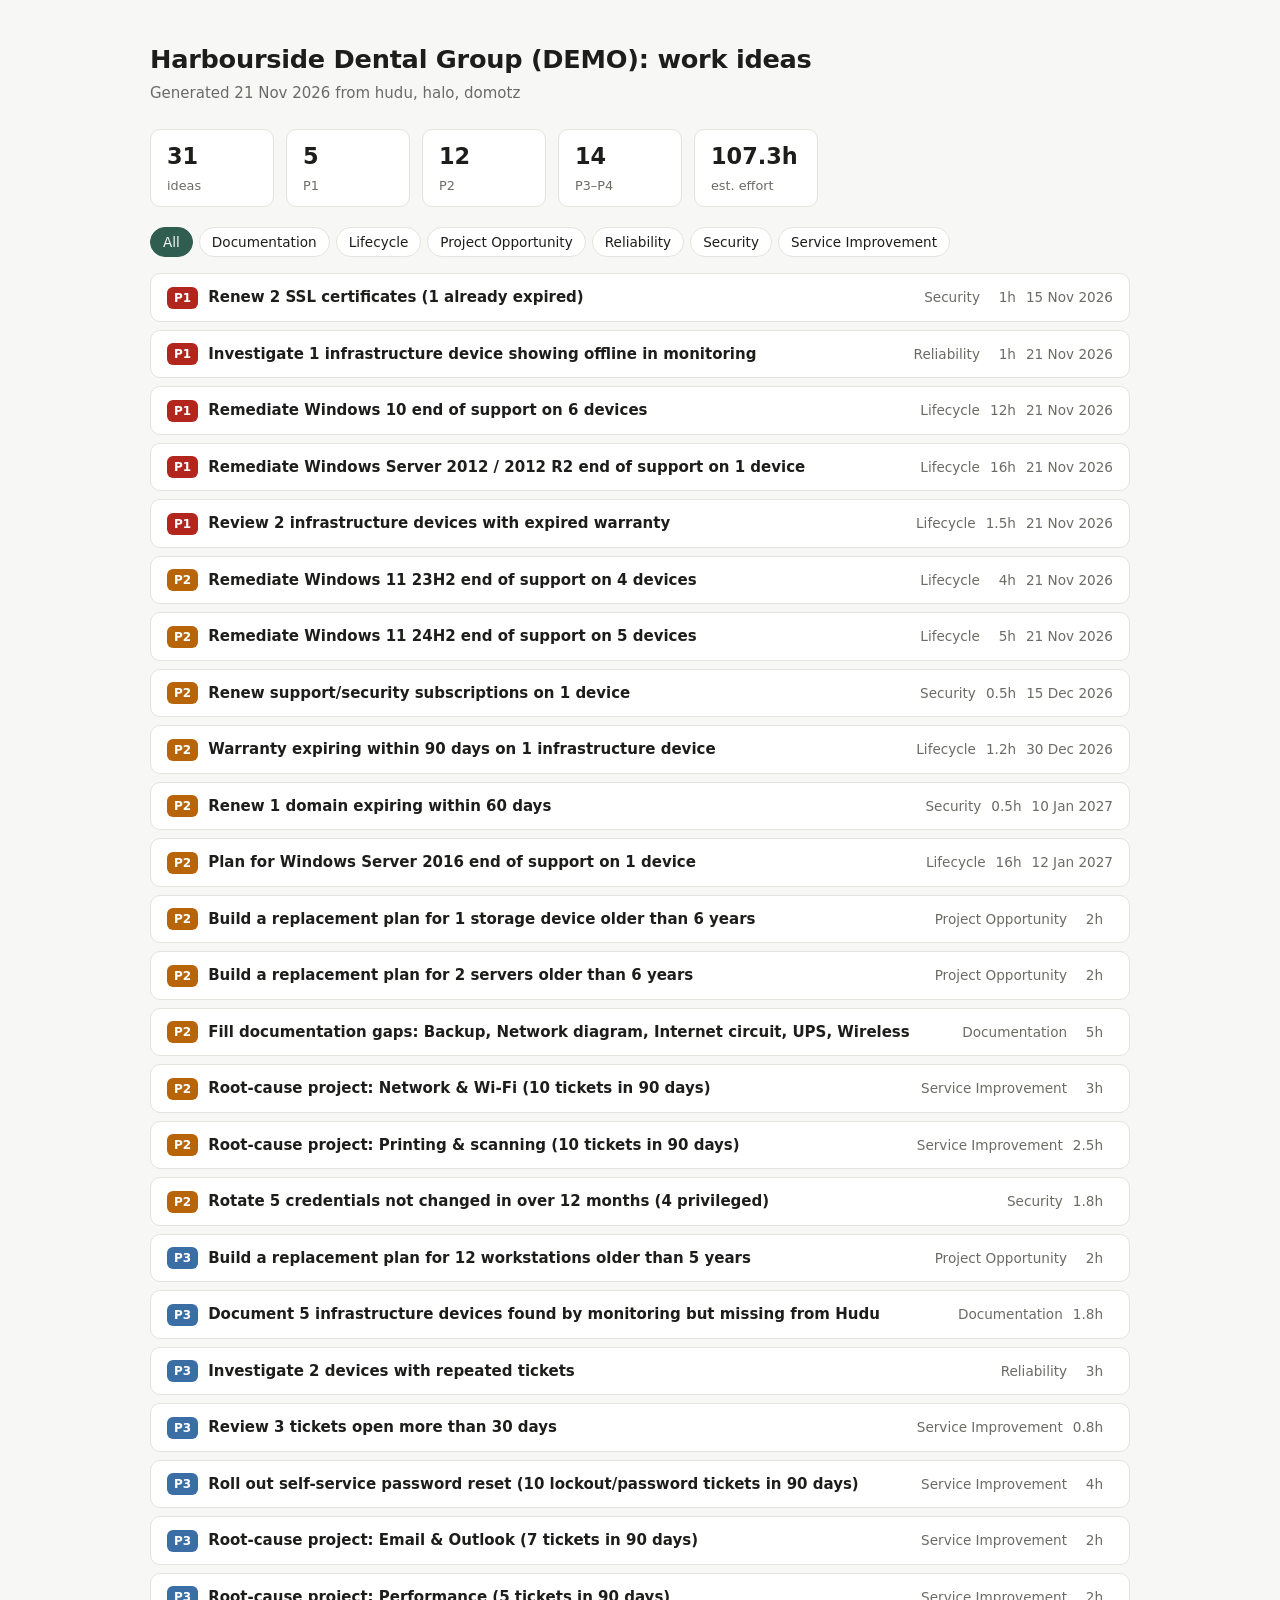
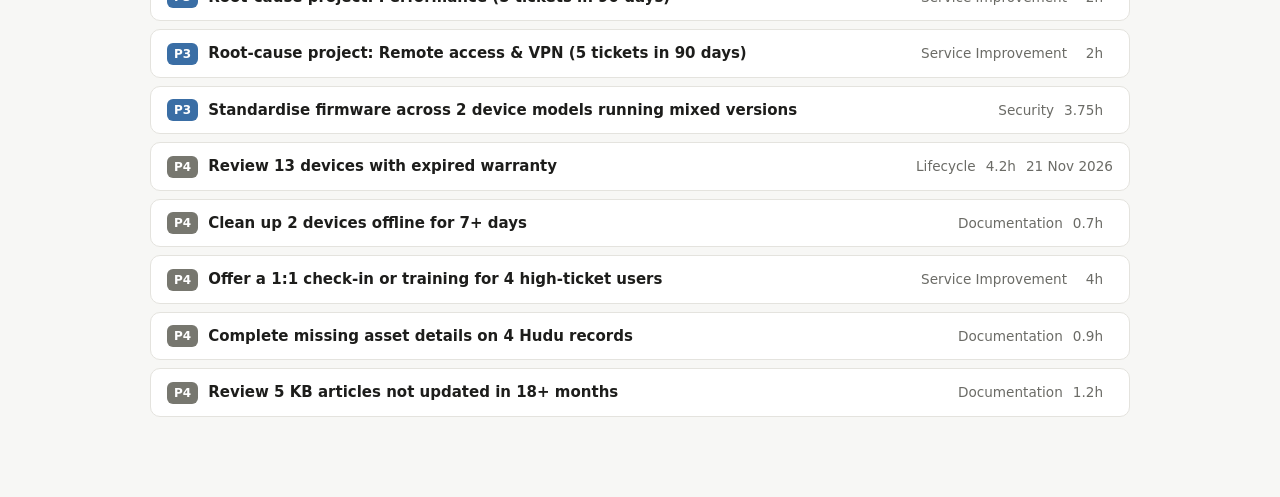
<file: work-ideas/sample_data/demo_report.html>
<!doctype html><html lang="en"><meta charset="utf-8"><meta name="viewport" content="width=device-width, initial-scale=1"><title>Work ideas: Harbourside Dental Group (DEMO)</title>
<style>
:root { --bg:#f7f7f5; --card:#fff; --ink:#1d1d1b; --muted:#6b6b66; --line:#e4e3de; --accent:#2f5d50;
  --p1:#b3261e; --p2:#b8650a; --p3:#3a6ea5; --p4:#77776f; color-scheme: light; }
@media (prefers-color-scheme: dark) { :root:not([data-theme="light"]) { --bg:#161615; --card:#1f1f1d; --ink:#ecebe6;
  --muted:#a09f98; --line:#33322f; --accent:#7fb8a6; --p1:#f2867f; --p2:#f0a75a; --p3:#88b4e6; --p4:#a09f98; color-scheme: dark; } }
:root[data-theme="dark"] { --bg:#161615; --card:#1f1f1d; --ink:#ecebe6; --muted:#a09f98; --line:#33322f; --accent:#7fb8a6;
  --p1:#f2867f; --p2:#f0a75a; --p3:#88b4e6; --p4:#a09f98; color-scheme: dark; }
body { background:var(--bg); color:var(--ink); font:15px/1.5 system-ui,-apple-system,"Segoe UI",sans-serif; padding:0 16px; }
main { max-width:980px; margin:0 auto; padding-block:32px 64px; }
h1 { font-size:1.6rem; margin:0 0 4px; letter-spacing:-.01em; }
.sub { color:var(--muted); margin:0 0 24px; }
.stats { display:flex; flex-wrap:wrap; gap:12px; margin-bottom:20px; }
.stat { background:var(--card); border:1px solid var(--line); border-radius:10px; padding:10px 16px; min-width:90px; }
.stat b { display:block; font-size:1.4rem; font-variant-numeric:tabular-nums; }
.stat span { color:var(--muted); font-size:.8rem; }
.filters { display:flex; flex-wrap:wrap; gap:6px; margin-bottom:16px; }
.chip { font:inherit; font-size:.85rem; border:1px solid var(--line); background:var(--card); color:var(--ink);
  border-radius:999px; padding:4px 12px; cursor:pointer; }
.chip[aria-pressed="true"] { background:var(--accent); border-color:var(--accent); color:var(--bg); }
.idea { background:var(--card); border:1px solid var(--line); border-radius:10px; margin-bottom:8px; }
.idea summary { display:flex; flex-wrap:wrap; align-items:center; gap:10px; padding:12px 16px; cursor:pointer; list-style:none; }
.idea summary::-webkit-details-marker { display:none; }
.title { flex:1 1 320px; font-weight:600; }
.meta { color:var(--muted); font-size:.85rem; }
.num { font-variant-numeric:tabular-nums; min-width:3ch; text-align:right; }
.pri { font-size:.75rem; font-weight:700; border-radius:6px; padding:2px 7px; color:var(--card); }
.P1 { background:var(--p1); } .P2 { background:var(--p2); } .P3 { background:var(--p3); } .P4 { background:var(--p4); }
.ai { font-size:.7rem; border:1px solid var(--accent); color:var(--accent); border-radius:4px; padding:0 4px; margin-left:6px; vertical-align:middle; }
.body { padding:0 16px 14px; border-top:1px solid var(--line); }
.facts { color:var(--muted); font-size:.85rem; }
h4 { margin:12px 0 4px; font-size:.85rem; text-transform:uppercase; letter-spacing:.04em; color:var(--muted); }
ul { margin:0; padding-left:20px; } li { margin:2px 0; overflow-wrap:anywhere; }
code { font-size:.8rem; }
.warn { border:1px solid var(--p2); border-radius:10px; padding:10px 14px; margin-bottom:16px; }
</style>
<main>
  <h1>Harbourside Dental Group (DEMO): work ideas</h1>
  <p class="sub">Generated 21 Nov 2026 from hudu, halo, domotz</p>
  <div class="stats">
    <div class="stat"><b>31</b><span>ideas</span></div>
    <div class="stat"><b>5</b><span>P1</span></div>
    <div class="stat"><b>12</b><span>P2</span></div>
    <div class="stat"><b>14</b><span>P3–P4</span></div>
    <div class="stat"><b>107.3h</b><span>est. effort</span></div>
  </div>
  
  <div class="filters"><button class="chip" data-filter="" aria-pressed="true">All</button><button class="chip" data-filter="Documentation">Documentation</button><button class="chip" data-filter="Lifecycle">Lifecycle</button><button class="chip" data-filter="Project Opportunity">Project Opportunity</button><button class="chip" data-filter="Reliability">Reliability</button><button class="chip" data-filter="Security">Security</button><button class="chip" data-filter="Service Improvement">Service Improvement</button></div>
  
<details class="idea" data-cat="Security" data-pri="P1">
  <summary>
    <span class="pri P1">P1</span>
    <span class="title">Renew 2 SSL certificates (1 already expired)</span>
    <span class="meta">Security</span>
    <span class="meta num">1h</span>
    <span class="meta">15 Nov 2026</span>
  </summary>
  <div class="body">
    <p>Renew and install the certificate, then check every place it is bound (firewall SSL-VPN, RD Gateway, web server, mail).</p>
    <p class="facts">Impact 3/3 · Urgency 3/3 · Agreement · rule <code>security.expiring_certs_domains</code> · id <code>b130cc53e4a8</code></p>
    <h4>Evidence</h4><ul><li>portal.harbourside-demo.com.au: 15 Nov 2026</li><li>remote.harbourside-demo.com.au: 5 Dec 2026</li></ul>
  </div>
</details>
<details class="idea" data-cat="Reliability" data-pri="P1">
  <summary>
    <span class="pri P1">P1</span>
    <span class="title">Investigate 1 infrastructure device showing offline in monitoring</span>
    <span class="meta">Reliability</span>
    <span class="meta num">1h</span>
    <span class="meta">21 Nov 2026</span>
  </summary>
  <div class="body">
    <p>Find out whether each device is down, replaced or simply not polled. Fix it, or update the monitoring and documentation so the alerting can be trusted.</p>
    <p class="facts">Impact 3/3 · Urgency 3/3 · Agreement · rule <code>reliability.offline_devices</code> · id <code>7ec528af80a1</code></p>
    <h4>Evidence</h4><ul><li>HSD-NAS01 (storage, 10.20.0.20): offline since 18 Nov 2026</li></ul>
  </div>
</details>
<details class="idea" data-cat="Lifecycle" data-pri="P1">
  <summary>
    <span class="pri P1">P1</span>
    <span class="title">Remediate Windows 10 end of support on 6 devices</span>
    <span class="meta">Lifecycle</span>
    <span class="meta num">12h</span>
    <span class="meta">21 Nov 2026</span>
  </summary>
  <div class="body">
    <p>Vendor support for Windows 10 ended 14 Oct 2025. Devices that no longer get security patches are a cyber-insurance and Essential Eight gap. Upgrade in place to Windows 11 where the hardware supports it, otherwise replace. Confirm whether the client has paid for Extended Security Updates..</p>
    <p class="facts">Impact 3/3 · Urgency 3/3 · Project / Quote · rule <code>lifecycle.os_eol</code> · id <code>d68970683fad</code></p>
    <h4>Evidence</h4><ul><li>HSD-LT-RECEP-01: Microsoft Windows 10 Pro 22H2</li><li>HSD-LT-SURG-02: Microsoft Windows 10 Pro 22H2</li><li>HSD-PC-SURG-03: Microsoft Windows 10 Pro 22H2</li><li>HSD-LT-SURG-04: Microsoft Windows 10 Pro 22H2</li><li>HSD-LT-ACC-05: Microsoft Windows 10 Pro 22H2</li><li>HSD-PC-ACC-06: Microsoft Windows 10 Pro 22H2</li></ul>
  </div>
</details>
<details class="idea" data-cat="Lifecycle" data-pri="P1">
  <summary>
    <span class="pri P1">P1</span>
    <span class="title">Remediate Windows Server 2012 / 2012 R2 end of support on 1 device</span>
    <span class="meta">Lifecycle</span>
    <span class="meta num">16h</span>
    <span class="meta">21 Nov 2026</span>
  </summary>
  <div class="body">
    <p>Vendor support for Windows Server 2012 / 2012 R2 ended 10 Oct 2023. Devices that no longer get security patches are a cyber-insurance and Essential Eight gap. Migrate workloads to a supported server or the cloud, then decommission. Confirm whether ESUs (via Azure Arc) are in place..</p>
    <p class="facts">Impact 3/3 · Urgency 3/3 · Project / Quote · rule <code>lifecycle.os_eol</code> · id <code>20ceb611a19b</code></p>
    <h4>Evidence</h4><ul><li>HSD-APP01: Microsoft Windows Server 2012 R2 Standard</li></ul>
  </div>
</details>
<details class="idea" data-cat="Lifecycle" data-pri="P1">
  <summary>
    <span class="pri P1">P1</span>
    <span class="title">Review 2 infrastructure devices with expired warranty</span>
    <span class="meta">Lifecycle</span>
    <span class="meta num">1.5h</span>
    <span class="meta">21 Nov 2026</span>
  </summary>
  <div class="body">
    <p>Decide for each device whether to extend the warranty, replace it, or accept the risk. Put this in the client&#x27;s next QBR or lifecycle report. These are infrastructure, so an unplanned hardware failure means a site-wide outage. Quote an extension or replacement.</p>
    <p class="facts">Impact 3/3 · Urgency 3/3 · Project / Quote · rule <code>lifecycle.warranty</code> · id <code>8a23a8a72544</code></p>
    <h4>Evidence</h4><ul><li>HSD-NAS01 (storage, Synology DS918+): warranty 20 Sep 2021</li><li>HSD-DC01 (server, Dell PowerEdge T330): warranty 12 Mar 2023</li></ul>
  </div>
</details>
<details class="idea" data-cat="Lifecycle" data-pri="P2">
  <summary>
    <span class="pri P2">P2</span>
    <span class="title">Remediate Windows 11 23H2 end of support on 4 devices</span>
    <span class="meta">Lifecycle</span>
    <span class="meta num">4h</span>
    <span class="meta">21 Nov 2026</span>
  </summary>
  <div class="body">
    <p>Vendor support for Windows 11 23H2 ended 11 Nov 2025. Devices that no longer get security patches are a cyber-insurance and Essential Eight gap. Push the current Windows 11 feature update.</p>
    <p class="facts">Impact 2/3 · Urgency 3/3 · Agreement · rule <code>lifecycle.os_eol</code> · id <code>d9de628cdbd8</code></p>
    <h4>Evidence</h4><ul><li>HSD-LT-MGR-07: Microsoft Windows 11 Pro 23H2 (22631)</li><li>HSD-LT-HYG-08: Microsoft Windows 11 Pro 23H2 (22631)</li><li>HSD-PC-HYG-09: Microsoft Windows 11 Pro 23H2 (22631)</li><li>HSD-LT-STER-10: Microsoft Windows 11 Pro 23H2 (22631)</li></ul>
  </div>
</details>
<details class="idea" data-cat="Lifecycle" data-pri="P2">
  <summary>
    <span class="pri P2">P2</span>
    <span class="title">Remediate Windows 11 24H2 end of support on 5 devices</span>
    <span class="meta">Lifecycle</span>
    <span class="meta num">5h</span>
    <span class="meta">21 Nov 2026</span>
  </summary>
  <div class="body">
    <p>Vendor support for Windows 11 24H2 ended 13 Oct 2026. Devices that no longer get security patches are a cyber-insurance and Essential Eight gap. Push the current Windows 11 feature update.</p>
    <p class="facts">Impact 2/3 · Urgency 3/3 · Agreement · rule <code>lifecycle.os_eol</code> · id <code>55ea79896cf2</code></p>
    <h4>Evidence</h4><ul><li>HSD-LT-RECEP-11: Microsoft Windows 11 Pro 24H2 (26100)</li><li>HSD-PC-SURG-12: Microsoft Windows 11 Pro 24H2 (26100)</li><li>HSD-LT-HYG-13: Microsoft Windows 11 Pro 24H2 (26100)</li><li>HSD-LT-ACC-14: Microsoft Windows 11 Pro 24H2 (26100)</li><li>HSD-PC-MGR-15: Microsoft Windows 11 Pro 24H2 (26100)</li></ul>
  </div>
</details>
<details class="idea" data-cat="Security" data-pri="P2">
  <summary>
    <span class="pri P2">P2</span>
    <span class="title">Renew support/security subscriptions on 1 device</span>
    <span class="meta">Security</span>
    <span class="meta num">0.5h</span>
    <span class="meta">15 Dec 2026</span>
  </summary>
  <div class="body">
    <p>Firewall and appliance subscriptions (IPS, web filtering, firmware access, vendor support) must stay current. Raise the renewal quote now so there is no gap in protection.</p>
    <p class="facts">Impact 3/3 · Urgency 2/3 · Project / Quote · rule <code>lifecycle.support_renewal</code> · id <code>0aa14ccbd9ec</code></p>
    <h4>Evidence</h4><ul><li>HSD-FW01: renewal 15 Dec 2026</li></ul>
  </div>
</details>
<details class="idea" data-cat="Lifecycle" data-pri="P2">
  <summary>
    <span class="pri P2">P2</span>
    <span class="title">Warranty expiring within 90 days on 1 infrastructure device</span>
    <span class="meta">Lifecycle</span>
    <span class="meta num">1.2h</span>
    <span class="meta">30 Dec 2026</span>
  </summary>
  <div class="body">
    <p>Decide for each device whether to extend the warranty, replace it, or accept the risk. Put this in the client&#x27;s next QBR or lifecycle report. These are infrastructure, so an unplanned hardware failure means a site-wide outage. Quote an extension or replacement.</p>
    <p class="facts">Impact 3/3 · Urgency 2/3 · Project / Quote · rule <code>lifecycle.warranty</code> · id <code>756c94fcb691</code></p>
    <h4>Evidence</h4><ul><li>HSD-HV01 (server, Dell PowerEdge R740): warranty 30 Dec 2026</li></ul>
  </div>
</details>
<details class="idea" data-cat="Security" data-pri="P2">
  <summary>
    <span class="pri P2">P2</span>
    <span class="title">Renew 1 domain expiring within 60 days</span>
    <span class="meta">Security</span>
    <span class="meta num">0.5h</span>
    <span class="meta">10 Jan 2027</span>
  </summary>
  <div class="body">
    <p>Renew the domain and set it to auto-renew. Confirm the registrar contact details are current and registrar lock is on.</p>
    <p class="facts">Impact 3/3 · Urgency 2/3 · Agreement · rule <code>security.expiring_certs_domains</code> · id <code>4bafc3d89ca7</code></p>
    <h4>Evidence</h4><ul><li>harbourside-demo.com.au: 10 Jan 2027</li></ul>
  </div>
</details>
<details class="idea" data-cat="Lifecycle" data-pri="P2">
  <summary>
    <span class="pri P2">P2</span>
    <span class="title">Plan for Windows Server 2016 end of support on 1 device</span>
    <span class="meta">Lifecycle</span>
    <span class="meta num">16h</span>
    <span class="meta">12 Jan 2027</span>
  </summary>
  <div class="body">
    <p>Vendor support for Windows Server 2016 ends 12 Jan 2027 (52 days). Devices that no longer get security patches are a cyber-insurance and Essential Eight gap. Plan the migration to Windows Server 2025 or to the cloud. Quote it this quarter..</p>
    <p class="facts">Impact 3/3 · Urgency 2/3 · Project / Quote · rule <code>lifecycle.os_eol</code> · id <code>06a09ba7ce60</code></p>
    <h4>Evidence</h4><ul><li>HSD-DC01: Microsoft Windows Server 2016 Standard</li></ul>
  </div>
</details>
<details class="idea" data-cat="Project Opportunity" data-pri="P2">
  <summary>
    <span class="pri P2">P2</span>
    <span class="title">Build a replacement plan for 1 storage device older than 6 years</span>
    <span class="meta">Project Opportunity</span>
    <span class="meta num">2h</span>
    <span class="meta"></span>
  </summary>
  <div class="body">
    <p>These devices are past the 6-year replacement guideline. Bring a costed, staged refresh plan to the client so the spend can be budgeted rather than forced by failure.</p>
    <p class="facts">Impact 3/3 · Urgency 2/3 · Project / Quote · rule <code>lifecycle.hardware_age</code> · id <code>afdf6d7c25ec</code></p>
    <h4>Evidence</h4><ul><li>HSD-NAS01: purchased 20 Sep 2018</li></ul>
  </div>
</details>
<details class="idea" data-cat="Project Opportunity" data-pri="P2">
  <summary>
    <span class="pri P2">P2</span>
    <span class="title">Build a replacement plan for 2 servers older than 6 years</span>
    <span class="meta">Project Opportunity</span>
    <span class="meta num">2h</span>
    <span class="meta"></span>
  </summary>
  <div class="body">
    <p>These devices are past the 6-year replacement guideline. Bring a costed, staged refresh plan to the client so the spend can be budgeted rather than forced by failure.</p>
    <p class="facts">Impact 3/3 · Urgency 2/3 · Project / Quote · rule <code>lifecycle.hardware_age</code> · id <code>9c787479f2f8</code></p>
    <h4>Evidence</h4><ul><li>HSD-DC01: purchased 12 Mar 2018</li><li>HSD-HV01: purchased 2 Jun 2020</li></ul>
  </div>
</details>
<details class="idea" data-cat="Documentation" data-pri="P2">
  <summary>
    <span class="pri P2">P2</span>
    <span class="title">Fill documentation gaps: Backup, Network diagram, Internet circuit, UPS, Wireless</span>
    <span class="meta">Documentation</span>
    <span class="meta num">5h</span>
    <span class="meta"></span>
  </summary>
  <div class="body">
    <p>The client has no Hudu record for these standard items. Each gap usually means either the service isn&#x27;t in place or the knowledge sits in one technician&#x27;s head. A missing backup record is the most important. Confirm what is backed up, where to, how long it is kept, and when a restore was last tested.</p>
    <p class="facts">Impact 3/3 · Urgency 2/3 · Agreement · rule <code>documentation.coverage_gaps</code> · id <code>1001332648b3</code></p>
    <h4>Evidence</h4><ul><li>No asset in layout(s) Backup, Backups, Datto</li><li>No asset in layout(s) Network Diagrams</li><li>No asset in layout(s) internet circuit</li><li>No asset in layout(s) UPS</li><li>No asset in layout(s) Wireless</li></ul>
  </div>
</details>
<details class="idea" data-cat="Service Improvement" data-pri="P2">
  <summary>
    <span class="pri P2">P2</span>
    <span class="title">Root-cause project: Network &amp; Wi-Fi (10 tickets in 90 days)</span>
    <span class="meta">Service Improvement</span>
    <span class="meta num">3h</span>
    <span class="meta"></span>
  </summary>
  <div class="body">
    <p>Network &amp; Wi-Fi made up 23% of tickets in the last 90 days, about 10 hours of reactive time. Run a wireless survey and network health check (AP placement, channel plan, switch errors, ISP SLA). Quote any upgrade it shows is needed.</p>
    <p class="facts">Impact 3/3 · Urgency 2/3 · Project / Quote · rule <code>tickets.recurring_theme</code> · id <code>496ac177936d</code></p>
    <h4>Evidence</h4><ul><li>#18270 12 Nov 2026: VPN disconnecting when working from home</li><li>#18404 8 Nov 2026: Wifi dropping in surgery 2</li><li>#18395 7 Nov 2026: Wifi dropping in surgery 2</li><li>#18394 31 Oct 2026: Wifi dropping in surgery 2</li><li>#18406 25 Oct 2026: Wifi dropping in surgery 2</li><li>#18411 7 Oct 2026: Wifi dropping in surgery 2</li><li>#18298 6 Oct 2026: VPN disconnecting when working from home</li><li>#18283 30 Aug 2026: VPN disconnecting when working from home</li><li>#18278 27 Aug 2026: VPN disconnecting when working from home</li><li>#18290 27 Aug 2026: VPN disconnecting when working from home</li></ul>
  </div>
</details>
<details class="idea" data-cat="Service Improvement" data-pri="P2">
  <summary>
    <span class="pri P2">P2</span>
    <span class="title">Root-cause project: Printing &amp; scanning (10 tickets in 90 days)</span>
    <span class="meta">Service Improvement</span>
    <span class="meta num">2.5h</span>
    <span class="meta"></span>
  </summary>
  <div class="body">
    <p>Printing &amp; scanning made up 23% of tickets in the last 90 days, about 8.25 hours of reactive time. Standardise printer deployment (Universal Print or a GPO/Intune print policy), update drivers, and check whether the fleet or managed-print contract needs review.</p>
    <p class="facts">Impact 3/3 · Urgency 2/3 · Agreement · rule <code>tickets.recurring_theme</code> · id <code>5ea1cfdd12f5</code></p>
    <h4>Evidence</h4><ul><li>#18247 15 Nov 2026: Scan to email not working on Brother MFC</li><li>#18226 10 Nov 2026: Printer at reception not printing</li><li>#18234 5 Nov 2026: Printer at reception not printing</li><li>#18240 1 Nov 2026: Printer at reception not printing</li><li>#18222 20 Oct 2026: Printer at reception not printing</li><li>#18209 27 Sep 2026: Printer at reception not printing</li><li>#18232 24 Sep 2026: Printer at reception not printing</li><li>#18256 8 Sep 2026: Scan to email not working on Brother MFC</li><li>#18217 7 Sep 2026: Printer at reception not printing</li><li>#18262 5 Sep 2026: Scan to email not working on Brother MFC</li></ul>
  </div>
</details>
<details class="idea" data-cat="Security" data-pri="P2">
  <summary>
    <span class="pri P2">P2</span>
    <span class="title">Rotate 5 credentials not changed in over 12 months (4 privileged)</span>
    <span class="meta">Security</span>
    <span class="meta num">1.8h</span>
    <span class="meta"></span>
  </summary>
  <div class="body">
    <p>Rotate these passwords and update the vault. Start with privileged, shared and service accounts. For any account that turns out to be unused, disable it instead of rotating it. Where possible, move service accounts to managed identities or gMSAs.</p>
    <p class="facts">Impact 3/3 · Urgency 2/3 · Agreement · rule <code>security.stale_credentials</code> · id <code>9415b19b1e63</code></p>
    <h4>Evidence</h4><ul><li>Domain Administrator: last changed 1 May 2023</li><li>FortiGate admin: last changed 1 Feb 2024</li><li>Synology NAS admin: last changed 9 Sep 2021</li><li>svc-backup: last changed 14 Feb 2022</li><li>Wi-Fi PSK - Staff: last changed 1 Aug 2022</li></ul>
  </div>
</details>
<details class="idea" data-cat="Project Opportunity" data-pri="P3">
  <summary>
    <span class="pri P3">P3</span>
    <span class="title">Build a replacement plan for 12 workstations older than 5 years</span>
    <span class="meta">Project Opportunity</span>
    <span class="meta num">2h</span>
    <span class="meta"></span>
  </summary>
  <div class="body">
    <p>These devices are past the 5-year replacement guideline. Bring a costed, staged refresh plan to the client so the spend can be budgeted rather than forced by failure.</p>
    <p class="facts">Impact 2/3 · Urgency 2/3 · Project / Quote · rule <code>lifecycle.hardware_age</code> · id <code>8d051e2d3f7e</code></p>
    <h4>Evidence</h4><ul><li>HSD-PC-SURG-12: purchased 13 Jan 2019</li><li>HSD-LT-SURG-02: purchased 3 Mar 2019</li><li>HSD-LT-SURG-04: purchased 5 May 2019</li><li>HSD-PC-ACC-06: purchased 7 Jul 2019</li><li>HSD-PC-RECEP-18: purchased 19 Jul 2019</li><li>HSD-LT-RECEP-01: purchased 2 Feb 2020</li><li>HSD-LT-HYG-13: purchased 14 Feb 2020</li><li>HSD-PC-SURG-03: purchased 4 Apr 2020</li><li>HSD-LT-ACC-05: purchased 6 Jun 2020</li><li>HSD-LT-MGR-07: purchased 8 Aug 2020</li><li>HSD-LT-ACC-14: purchased 15 Mar 2021</li><li>HSD-LT-HYG-08: purchased 9 Sep 2021</li></ul>
  </div>
</details>
<details class="idea" data-cat="Documentation" data-pri="P3">
  <summary>
    <span class="pri P3">P3</span>
    <span class="title">Document 5 infrastructure devices found by monitoring but missing from Hudu</span>
    <span class="meta">Documentation</span>
    <span class="meta num">1.8h</span>
    <span class="meta"></span>
  </summary>
  <div class="body">
    <p>Create Hudu assets for these devices with management IP, credentials, firmware, warranty and location. Undocumented infrastructure slows down every incident that involves it.</p>
    <p class="facts">Impact 2/3 · Urgency 2/3 · Agreement · rule <code>documentation.undocumented_devices</code> · id <code>c29039ae75e6</code></p>
    <h4>Evidence</h4><ul><li>HSD-SW02 (network, Aruba 2930F-24G, 10.20.0.3)</li><li>AP-Reception (network, Ubiquiti U6-Pro, 10.20.0.31)</li><li>AP-Surgery (network, Ubiquiti U6-Pro, 10.20.0.32)</li><li>AP-Staffroom (network, Ubiquiti U6-Pro, 10.20.0.33)</li><li>PRN-Reception (printer, Brother MFC-L8900CDW, 10.20.0.50)</li></ul>
  </div>
</details>
<details class="idea" data-cat="Reliability" data-pri="P3">
  <summary>
    <span class="pri P3">P3</span>
    <span class="title">Investigate 2 devices with repeated tickets</span>
    <span class="meta">Reliability</span>
    <span class="meta num">3h</span>
    <span class="meta"></span>
  </summary>
  <div class="body">
    <p>These devices keep coming back. Do a full health check (hardware diagnostics, event logs, reimage if needed). If they are old or out of warranty, recommend replacement.</p>
    <p class="facts">Impact 2/3 · Urgency 2/3 · Agreement · rule <code>tickets.repeat_offenders</code> · id <code>6e4a8fbd0100</code></p>
    <h4>Evidence</h4><ul><li>PRN-Reception: 7 tickets (Scan to email not working on Brother MFC; Printer at reception not printing; Printer at reception not printing)</li><li>HSD-LT-ACC-05: 3 tickets (PC very slow in the morning; PC very slow in the morning; PC very slow in the morning)</li></ul>
  </div>
</details>
<details class="idea" data-cat="Service Improvement" data-pri="P3">
  <summary>
    <span class="pri P3">P3</span>
    <span class="title">Review 3 tickets open more than 30 days</span>
    <span class="meta">Service Improvement</span>
    <span class="meta num">0.8h</span>
    <span class="meta"></span>
  </summary>
  <div class="body">
    <p>Close, escalate or convert each one to a project. Long-open tickets hurt client satisfaction and often hide a bigger issue.</p>
    <p class="facts">Impact 2/3 · Urgency 2/3 · Internal · rule <code>tickets.aged_open</code> · id <code>3e5d3e41b1e3</code></p>
    <h4>Evidence</h4><ul><li>#18468 opened 1 Aug 2026: Migrate practice software DB to new server - scoping</li><li>#18462 opened 18 Sep 2026: Quote for second monitor - Dr Chen</li><li>#18465 opened 7 Oct 2026: Intermittent BSOD on HSD-PC-SURG-03</li></ul>
  </div>
</details>
<details class="idea" data-cat="Service Improvement" data-pri="P3">
  <summary>
    <span class="pri P3">P3</span>
    <span class="title">Roll out self-service password reset (10 lockout/password tickets in 90 days)</span>
    <span class="meta">Service Improvement</span>
    <span class="meta num">4h</span>
    <span class="meta"></span>
  </summary>
  <div class="body">
    <p>Turn on Entra ID SSPR with password writeback and combined MFA/SSPR registration. Run a short enrolment campaign, and consider passkeys or Windows Hello for Business to cut password use entirely.</p>
    <p class="facts">Impact 2/3 · Urgency 2/3 · Project / Quote · rule <code>tickets.password_resets</code> · id <code>477a52908933</code></p>
    <h4>Evidence</h4><ul><li>#18306 13 Nov 2026: Password reset - locked out</li><li>#18317 10 Nov 2026: Password reset - locked out</li><li>#18385 7 Nov 2026: Outlook keeps asking for password</li><li>#18369 4 Nov 2026: Outlook keeps asking for password</li><li>#18386 27 Oct 2026: Outlook keeps asking for password</li><li>#18309 20 Oct 2026: Password reset - locked out</li><li>#18378 1 Oct 2026: Outlook keeps asking for password</li><li>#18324 11 Sep 2026: Password reset - locked out</li><li>#18331 11 Sep 2026: Password reset - locked out</li><li>#18337 25 Aug 2026: Password reset - locked out</li></ul>
  </div>
</details>
<details class="idea" data-cat="Service Improvement" data-pri="P3">
  <summary>
    <span class="pri P3">P3</span>
    <span class="title">Root-cause project: Email &amp; Outlook (7 tickets in 90 days)</span>
    <span class="meta">Service Improvement</span>
    <span class="meta num">2h</span>
    <span class="meta"></span>
  </summary>
  <div class="body">
    <p>Email &amp; Outlook made up 16% of tickets in the last 90 days, about 5 hours of reactive time. Review mailbox sizes and archiving, Outlook profile and add-in health, and shared mailbox permissions. Consider New Outlook readiness and a short user tip sheet.</p>
    <p class="facts">Impact 2/3 · Urgency 2/3 · Agreement · rule <code>tickets.recurring_theme</code> · id <code>9acdeb046e52</code></p>
    <h4>Evidence</h4><ul><li>#18247 15 Nov 2026: Scan to email not working on Brother MFC</li><li>#18385 7 Nov 2026: Outlook keeps asking for password</li><li>#18369 4 Nov 2026: Outlook keeps asking for password</li><li>#18386 27 Oct 2026: Outlook keeps asking for password</li><li>#18378 1 Oct 2026: Outlook keeps asking for password</li><li>#18256 8 Sep 2026: Scan to email not working on Brother MFC</li><li>#18262 5 Sep 2026: Scan to email not working on Brother MFC</li></ul>
  </div>
</details>
<details class="idea" data-cat="Service Improvement" data-pri="P3">
  <summary>
    <span class="pri P3">P3</span>
    <span class="title">Root-cause project: Performance (5 tickets in 90 days)</span>
    <span class="meta">Service Improvement</span>
    <span class="meta num">2h</span>
    <span class="meta"></span>
  </summary>
  <div class="body">
    <p>Performance made up 11% of tickets in the last 90 days, about 5 hours of reactive time. Correlate the slow devices with hardware age, disk and RAM, and startup bloat. Clean up at scale with RMM scripts and add any machine below spec to the refresh plan.</p>
    <p class="facts">Impact 2/3 · Urgency 2/3 · Agreement · rule <code>tickets.recurring_theme</code> · id <code>186490720aa3</code></p>
    <h4>Evidence</h4><ul><li>#18340 10 Nov 2026: PC very slow in the morning</li><li>#18343 22 Oct 2026: PC very slow in the morning</li><li>#18356 15 Oct 2026: PC very slow in the morning</li><li>#18363 13 Sep 2026: PC very slow in the morning</li><li>#18351 6 Sep 2026: PC very slow in the morning</li></ul>
  </div>
</details>
<details class="idea" data-cat="Service Improvement" data-pri="P3">
  <summary>
    <span class="pri P3">P3</span>
    <span class="title">Root-cause project: Remote access &amp; VPN (5 tickets in 90 days)</span>
    <span class="meta">Service Improvement</span>
    <span class="meta num">2h</span>
    <span class="meta"></span>
  </summary>
  <div class="body">
    <p>Remote access &amp; VPN made up 11% of tickets in the last 90 days, about 5 hours of reactive time. Review the remote access design: VPN client versions, MFA, split tunnelling, and whether it can move to ZTNA or cloud-hosted apps.</p>
    <p class="facts">Impact 2/3 · Urgency 2/3 · Agreement · rule <code>tickets.recurring_theme</code> · id <code>c85a4cb889bb</code></p>
    <h4>Evidence</h4><ul><li>#18270 12 Nov 2026: VPN disconnecting when working from home</li><li>#18298 6 Oct 2026: VPN disconnecting when working from home</li><li>#18283 30 Aug 2026: VPN disconnecting when working from home</li><li>#18278 27 Aug 2026: VPN disconnecting when working from home</li><li>#18290 27 Aug 2026: VPN disconnecting when working from home</li></ul>
  </div>
</details>
<details class="idea" data-cat="Security" data-pri="P3">
  <summary>
    <span class="pri P3">P3</span>
    <span class="title">Standardise firmware across 2 device models running mixed versions</span>
    <span class="meta">Security</span>
    <span class="meta num">3.75h</span>
    <span class="meta"></span>
  </summary>
  <div class="body">
    <p>The same model is running different firmware versions. Check the vendor advisories, then bring every unit up to the current recommended release in a maintenance window.</p>
    <p class="facts">Impact 2/3 · Urgency 2/3 · Agreement · rule <code>reliability.firmware_drift</code> · id <code>cb9eaddf5fb3</code></p>
    <h4>Evidence</h4><ul><li>Aruba 2930F-24G: HSD-SW01=WC.16.11.0016, HSD-SW02=WC.16.10.0012</li><li>Ubiquiti U6-Pro: AP-Reception=6.6.77, AP-Staffroom=6.5.62, AP-Surgery=6.6.77</li></ul>
  </div>
</details>
<details class="idea" data-cat="Lifecycle" data-pri="P4">
  <summary>
    <span class="pri P4">P4</span>
    <span class="title">Review 13 devices with expired warranty</span>
    <span class="meta">Lifecycle</span>
    <span class="meta num">4.2h</span>
    <span class="meta">21 Nov 2026</span>
  </summary>
  <div class="body">
    <p>Decide for each device whether to extend the warranty, replace it, or accept the risk. Put this in the client&#x27;s next QBR or lifecycle report.</p>
    <p class="facts">Impact 1/3 · Urgency 2/3 · Agreement · rule <code>lifecycle.warranty</code> · id <code>79ac509fe7b7</code></p>
    <h4>Evidence</h4><ul><li>HSD-PC-SURG-12 (workstation, Dell Latitude 5420): warranty 12 Jan 2022</li><li>HSD-LT-SURG-02 (workstation, HP Latitude 5420): warranty 2 Mar 2022</li><li>HSD-LT-SURG-04 (workstation, HP Latitude 5420): warranty 4 May 2022</li><li>HSD-PC-ACC-06 (workstation, Dell OptiPlex 7090): warranty 6 Jul 2022</li><li>HSD-PC-RECEP-18 (workstation, Dell ThinkPad T14): warranty 18 Jul 2022</li><li>HSD-LT-RECEP-01 (workstation, Lenovo ThinkPad T14): warranty 1 Feb 2023</li><li>HSD-LT-HYG-13 (workstation, Dell EliteBook 840 G8): warranty 13 Feb 2023</li><li>HSD-PC-SURG-03 (workstation, HP Latitude 5420): warranty 4 Apr 2023</li><li>HSD-LT-MGR-07 (workstation, Dell ThinkPad T14): warranty 8 Aug 2023</li><li>HSD-LT-ACC-14 (workstation, Dell Latitude 5420): warranty 14 Mar 2024</li><li>HSD-LT-HYG-08 (workstation, HP OptiPlex 7090): warranty 8 Sep 2024</li><li>HSD-PC-HYG-09 (workstation, HP Latitude 5420): warranty 9 Oct 2025</li><li>HSD-LT-SURG-16 (workstation, Dell ThinkPad T14): warranty 16 May 2026</li></ul>
  </div>
</details>
<details class="idea" data-cat="Documentation" data-pri="P4">
  <summary>
    <span class="pri P4">P4</span>
    <span class="title">Clean up 2 devices offline for 7+ days</span>
    <span class="meta">Documentation</span>
    <span class="meta num">0.7h</span>
    <span class="meta"></span>
  </summary>
  <div class="body">
    <p>These devices haven&#x27;t been seen for a while. Confirm with the client whether they&#x27;re retired, then remove them from monitoring and archive them in documentation, so asset counts and billing stay accurate.</p>
    <p class="facts">Impact 1/3 · Urgency 2/3 · Agreement · rule <code>reliability.offline_devices</code> · id <code>58a558514a6d</code></p>
    <h4>Evidence</h4><ul><li>iPhone-front-desk: last seen 30 Sep 2026</li><li>Galaxy-Tab-01: last seen 2 Oct 2026</li></ul>
  </div>
</details>
<details class="idea" data-cat="Service Improvement" data-pri="P4">
  <summary>
    <span class="pri P4">P4</span>
    <span class="title">Offer a 1:1 check-in or training for 4 high-ticket users</span>
    <span class="meta">Service Improvement</span>
    <span class="meta num">4h</span>
    <span class="meta"></span>
  </summary>
  <div class="body">
    <p>A short desk-side session often uncovers a bad device, a missing permission or a workflow gap behind a run of tickets. This is a good account-management touchpoint.</p>
    <p class="facts">Impact 1/3 · Urgency 2/3 · Agreement · rule <code>tickets.repeat_offenders</code> · id <code>6edfb785f956</code></p>
    <h4>Evidence</h4><ul><li>Sarah Nguyen: 13 tickets</li><li>Emma Wilson: 7 tickets</li><li>Tom Bennett: 5 tickets</li><li>Dr Michael Chen: 5 tickets</li></ul>
  </div>
</details>
<details class="idea" data-cat="Documentation" data-pri="P4">
  <summary>
    <span class="pri P4">P4</span>
    <span class="title">Complete missing asset details on 4 Hudu records</span>
    <span class="meta">Documentation</span>
    <span class="meta num">0.9h</span>
    <span class="meta"></span>
  </summary>
  <div class="body">
    <p>Fill in serials, warranty dates and OS versions. Use the RMM/Hudu integration sync or the vendor warranty lookup where possible. Lifecycle and warranty reporting is only as good as these fields.</p>
    <p class="facts">Impact 1/3 · Urgency 1/3 · Agreement · rule <code>documentation.incomplete_records</code> · id <code>ac4b3f7a1175</code></p>
    <h4>Evidence</h4><ul><li>HSD-APP01: missing serial, warranty date</li><li>HSD-LT-ACC-05: missing serial, warranty date</li><li>HSD-LT-STER-10: missing serial, warranty date</li><li>HSD-PC-MGR-15: missing serial, warranty date</li></ul>
  </div>
</details>
<details class="idea" data-cat="Documentation" data-pri="P4">
  <summary>
    <span class="pri P4">P4</span>
    <span class="title">Review 5 KB articles not updated in 18+ months</span>
    <span class="meta">Documentation</span>
    <span class="meta num">1.2h</span>
    <span class="meta"></span>
  </summary>
  <div class="body">
    <p>Check each article against the live environment. Update it, merge it into another, or archive it. Out-of-date procedures cause failed fixes and wrong escalations.</p>
    <p class="facts">Impact 1/3 · Urgency 1/3 · Internal · rule <code>documentation.stale_articles</code> · id <code>f14e4ed76235</code></p>
    <h4>Evidence</h4><ul><li>Server reboot order: last updated 19 Jul 2021</li><li>Printer setup: last updated 14 Mar 2022</li><li>Backup restore procedure: last updated 30 Nov 2022</li><li>VPN client install: last updated 9 Jan 2023</li><li>Imaging software restart procedure: last updated 2 Feb 2024</li></ul>
  </div>
</details>
</main>
<script>
document.querySelectorAll('.chip').forEach(btn => btn.addEventListener('click', () => {
  document.querySelectorAll('.chip').forEach(b => b.setAttribute('aria-pressed', b === btn));
  const f = btn.dataset.filter;
  document.querySelectorAll('.idea').forEach(el => el.hidden = !!f && el.dataset.cat !== f);
}));
</script>
</file>
<file: landing-page/styles.css>
/* iScape landing page. Direction: "The sentence is the layout" (taste-skill seed 142575392).
   Type: Instrument Sans (stand-in for the dealt General Sans). Palette: iScape teal and charcoal (brand colours, mapped onto the dealt palette roles). */

@font-face {
  font-family: 'Instrument Sans';
  src: url(fonts/instrument-sans-latin.woff2) format('woff2');
  font-weight: 400 700;
  font-style: normal;
  font-display: swap;
}

:root {
  /* iScape corporate colours (iScapeLogoStyleSheet.pdf): Pantone 320 #009CA6, Pantone Process Black #2C2A29.
     White text on #009CA6 is 3.3:1, so text-bearing teal uses the deeper #0C7C8A (4.9:1). */
  --bg: #eff3f3;
  --surface: #e1e8e8;
  --ink: #2c2a29;
  --muted: #5e6666;
  --accent: #0c7c8a;
  --accent-strong: #065a64;
  --accent-ink: #ffffff;
  --field-1: #0c7c8a;
  --field-1-ink: #ffffff;

  /* drawing tones: the brand teal and warm greys in flat steps */
  --d-deep: #065a64;
  --d-teal: #009ca6;
  --d-light: #4dbdc3;
  --d-pale2: #9ad8db;
  --d-pale: #cdeced;
  --d-river: #b5e2e4;
  --d-grey1: #e4e7e7;
  --d-grey2: #cfd4d4;
  --d-grey3: #b3baba;
  --d-grey4: #8a9292;

  --font: 'Instrument Sans', system-ui, sans-serif;

  /* five sizes */
  --step-small: clamp(0.8125rem, 0.79rem + 0.1vw, 0.875rem);
  --step-body: clamp(1.0625rem, 1rem + 0.25vw, 1.1875rem);
  --step-lead: clamp(1.375rem, 1.1rem + 1.05vw, 2.25rem);
  --step-head: clamp(2.5rem, 1.3rem + 3.6vw, 5rem);
  --step-display: clamp(4.5rem, 7.2vw, 7rem);

  --margin: clamp(1rem, 2.2vw, 2rem);
  --gutter: clamp(1rem, 2vw, 2rem);
  --section: clamp(7.5rem, 12vw, 12rem);

  --ease-out: cubic-bezier(0.22, 1, 0.36, 1);
  --ease-expo: cubic-bezier(0.16, 1, 0.3, 1);
  --ease-in-out: cubic-bezier(0.76, 0, 0.24, 1);
  --ease-soft: cubic-bezier(0.33, 1, 0.68, 1);
  --t-press: 140ms;
  --t-hover: 180ms;
  --t-ui: 240ms;
}

/* ---------- reset ---------- */
*, *::before, *::after { box-sizing: border-box; }
html { -webkit-text-size-adjust: 100%; text-size-adjust: 100%; }
body { margin: 0; background: var(--bg); color: var(--ink); font-family: var(--font); font-size: var(--step-body); line-height: 1.5; font-kerning: normal; -webkit-font-smoothing: antialiased; overflow-x: hidden; }
h1, h2, h3, p, figure, ul, ol, fieldset, legend { margin: 0; padding: 0; }
ul, ol { list-style: none; }
fieldset { border: 0; min-width: 0; }
svg { display: block; max-width: 100%; }
a { color: inherit; }
button, input { font: inherit; color: inherit; }
:target { scroll-margin-top: 2rem; }
::selection { background: var(--accent); color: var(--accent-ink); }
:focus-visible { outline: 2px solid var(--accent); outline-offset: 3px; }
.sr-only { position: absolute; width: 1px; height: 1px; overflow: hidden; clip-path: inset(50%); white-space: nowrap; }

/* ---------- type ---------- */
h1, h2, h3 { font-weight: 700; text-wrap: balance; }
.display { font-size: var(--step-display); line-height: 0.9; letter-spacing: -0.03em; font-weight: 700; }
.head { font-size: var(--step-head); line-height: 1; letter-spacing: -0.03em; font-weight: 700; }
.lead, .lead-head { font-size: var(--step-lead); line-height: 1.15; letter-spacing: -0.015em; }
.lead-head { font-weight: 700; }
.small { font-size: var(--step-small); line-height: 1.45; }
p { max-width: 62ch; text-wrap: pretty; }

.grid { display: grid; grid-template-columns: repeat(12, minmax(0, 1fr)); column-gap: var(--gutter); padding-inline: var(--margin); }

/* ---------- controls ---------- */
.button { display: inline-flex; align-items: center; justify-content: center; min-height: 3rem; padding: 0 1.5rem; background: var(--accent); color: var(--accent-ink); font-weight: 500; text-decoration: none; white-space: nowrap; transition: transform var(--t-press) var(--ease-out), background-color var(--t-hover) ease, color var(--t-hover) ease; }
.button:active { transform: scale(0.97); }
.button-paper { background: #fff; color: var(--accent); }
.link { text-decoration: underline; text-decoration-color: transparent; text-underline-offset: 0.2em; text-decoration-thickness: 0.07em; transition: text-decoration-color var(--t-hover) ease; }
.link-plain { text-decoration: underline; text-underline-offset: 0.18em; text-decoration-thickness: 0.07em; }
@media (hover: hover) and (pointer: fine) {
  .button:hover { background: var(--accent-strong); }
  .button-paper:hover { background: var(--bg); color: var(--accent-strong); }
  .link:hover { text-decoration-color: currentColor; }
}

/* ---------- hero: title in the sky, line on the horizon ---------- */
.hero { position: relative; min-height: max(100svh, 640px); overflow: hidden; }
.hero-art { position: absolute; inset: 0; }
.hero-svg { width: 100%; height: 100%; }
.nav { position: relative; z-index: 2; display: flex; align-items: center; gap: var(--gutter); padding: var(--margin); }
.wordmark { margin-right: auto; display: block; line-height: 0; color: var(--ink); }
.wordmark svg { display: block; height: clamp(2.25rem, 1.9rem + 1vw, 3rem); width: auto; }
.sprite { position: absolute; width: 0; height: 0; overflow: hidden; }
.wordmark svg, .footer-name { fill: currentColor; --logo-i: var(--d-teal); }
.nav-links { display: flex; gap: 1.6rem; white-space: nowrap; padding-right: 0.5rem; }
.nav-links a { text-decoration-thickness: 0.07em; }

.hero-copy { padding-inline: var(--margin); }
.hero-title { position: relative; z-index: 2; }
.hero-title { margin-top: clamp(1.5rem, 4vh, 3rem); text-align: center; }
.slot { display: inline-block; width: 2.4em; height: 0.7em; vertical-align: baseline; margin-inline: 0.06em; overflow: hidden; }
.slot svg { width: 100%; height: 100%; }
.swirl { transform-origin: 120px 36px; }
/* the drawing's horizon sits 470 of 1000 units above the bottom; with slice it scales by the larger ratio */
.hero-support { position: absolute; left: 0; right: 0; z-index: 2; bottom: calc(max(29.4vw, 47svh) + 0.75rem); display: grid; grid-template-columns: repeat(12, minmax(0, 1fr)); column-gap: var(--gutter); padding-inline: var(--margin); max-width: none; font-size: var(--step-lead); line-height: 1.2; letter-spacing: -0.01em; font-weight: 500; }
.hero-support span:first-child { grid-column: 1 / 6; text-align: right; }
.hero-support span:last-child { grid-column: 8 / 13; }
.hero-band { display: none; }

/* ---------- intro: statement with inline thumbnails ---------- */
.intro { padding: clamp(6rem, 16vh, 10rem) var(--margin) clamp(4rem, 8vh, 6rem); display: flex; justify-content: center; }
.statement { font-size: var(--step-lead); line-height: 1.18; font-weight: 500; letter-spacing: -0.02em; text-align: center; max-width: min(64vw, 34ch); }
.thumb { display: inline-block; width: 1.25em; height: 0.85em; vertical-align: -0.1em; margin-inline: 0.06em; overflow: hidden; }
.thumb svg { width: 100%; height: 100%; }

/* ---------- services: rows with margin pictures ---------- */
.services { padding-bottom: var(--section); }
.services-head { padding-block: clamp(3rem, 8vh, 6rem) clamp(4rem, 8vw, 7rem); }
.services-head h2 { grid-column: 5 / 13; }
.rows { display: flex; flex-direction: column; gap: clamp(4rem, 8vw, 7.5rem); }
.row { align-items: start; }
.row-text { grid-column: 5 / 10; }
.row-text p { margin-top: 1rem; max-width: 34ch; }
.row-pic { grid-column: 10 / 13; justify-self: end; }
.w-240 { width: min(240px, 100%); } .w-320 { width: min(320px, 100%); } .w-180 { width: min(180px, 100%); } .w-260 { width: min(260px, 100%); }
.row-pic svg { width: 100%; height: auto; }

/* ---------- steps: lines that step across ---------- */
.steps { padding: 0 var(--margin) var(--section); }
.stair { display: grid; grid-template-columns: repeat(12, minmax(0, 1fr)); column-gap: var(--gutter); row-gap: 3.5rem; }
.stage { grid-column: span 12; }
@media (min-width: 75em) { .stage .head { white-space: nowrap; } }
.stage p:not(.head) { margin-top: 0.75rem; max-width: 34ch; }
.s1 { grid-column: 1 / 13; } .s2 { grid-column: 3 / 13; } .s3 { grid-column: 5 / 13; } .s4 { grid-column: 7 / 13; }
.accent-line { color: var(--accent); }

/* ---------- check: the live thing, on the teal field ---------- */
.check { background: var(--field-1); color: var(--field-1-ink); padding-block: clamp(6rem, 10vw, 10rem); }
.check ::selection { background: #fff; color: var(--accent); }
.check :focus-visible { outline-color: #fff; }
.check-left { grid-column: 1 / 6; }
.countdown { margin-top: 1.5rem; font-weight: 500; }
.check-left p:not(.countdown) { margin-top: 1.5rem; max-width: 40ch; }
.check-form { grid-column: 7 / 13; }
.q { display: grid; grid-template-columns: 1fr auto; gap: 1.25rem; align-items: center; padding: 1.1rem 0; }
.q + .q { margin-top: 0.25rem; }
.q-text { font-size: var(--step-body); font-weight: 500; }
.q-opts { display: flex; gap: 0.5rem; }
.q-opts label { position: relative; cursor: pointer; }
.q-opts input { position: absolute; opacity: 0; inset: 0; margin: 0; cursor: pointer; }
.q-opts span { display: inline-flex; align-items: center; justify-content: center; min-width: 4rem; min-height: 2.75rem; padding: 0 1rem; background: var(--accent-strong); font-weight: 500; transition: background-color var(--t-hover) ease, color var(--t-hover) ease, transform var(--t-press) var(--ease-out); }
.q-opts input:checked + span { background: #fff; color: var(--accent); }
.q-opts input:focus-visible + span { outline: 2px solid #fff; outline-offset: 3px; }
.q-opts label:active span { transform: scale(0.96); }
@media (hover: hover) and (pointer: fine) { .q-opts input:not(:checked):hover + span { background: #044a52; } }
.verdict-row { display: flex; flex-wrap: wrap; align-items: center; justify-content: space-between; gap: 1.5rem; margin-top: 2.5rem; }
.verdict { font-weight: 700; max-width: 22ch; }

/* ---------- reach: one frame, three distances ---------- */
.reach { position: relative; height: 300vh; margin-top: var(--section); }
.reach-mark { position: absolute; left: 0; width: 4px; height: 4px; }
.reach-mark[data-stage="1"] { top: 0; } .reach-mark[data-stage="2"] { top: 100vh; } .reach-mark[data-stage="3"] { top: 175vh; }
.reach-stage { position: sticky; top: 0; height: 100svh; display: grid; grid-template-columns: 1fr minmax(0, 30vw) 1fr; grid-template-rows: 1fr auto 1fr; align-items: center; justify-items: center; padding-inline: var(--margin); overflow: hidden; }
.reach-title { display: contents; }
.reach-a { grid-column: 1 / 4; grid-row: 1; align-self: end; padding-bottom: 0.18em; white-space: nowrap; }
.reach-b { grid-column: 1 / 4; grid-row: 3; align-self: start; position: relative; z-index: 2; padding-top: 0.1em; white-space: nowrap; transition: opacity 600ms var(--ease-out), transform 700ms var(--ease-expo); }
.reach-frame { grid-column: 2; grid-row: 2; width: 30vw; aspect-ratio: 4 / 5; overflow: hidden; background: var(--d-teal); }
.map { width: 100%; height: 100%; transform-origin: 75% 52%; transition: transform 700ms var(--ease-in-out); }
.streets { transition: opacity 500ms var(--ease-out); }
.js .reach:not([data-at="3"]) .streets { opacity: 0; }
.reach-caption { grid-column: 3; grid-row: 2; align-self: start; justify-self: start; margin-left: var(--gutter); max-width: 28ch; transition: opacity 600ms var(--ease-out), transform 700ms var(--ease-expo); }
.js .reach[data-at="1"] .reach-b { opacity: 0; transform: translateY(0.3em); }
.js .reach:not([data-at="3"]) .reach-caption { opacity: 0; transform: translateY(16px); }
/* each distance centres its subject: the district around Mackay, then Evans Avenue */
.reach[data-at="2"] .map { transform-origin: 72% 56%; transform: translate(-22%, -6%) scale(2); }
.reach[data-at="3"] .map { transform-origin: 74.6% 51.4%; transform: translate(-24.6%, -1.4%) scale(7.5); }
.towns { transition: opacity 400ms var(--ease-out); }
.reach[data-at="3"] .towns { opacity: 0; }

/* ---------- about: drawing as drop cap ---------- */
.about { padding-block: clamp(6rem, 10vw, 9rem); }
.facts { grid-column: 1 / 3; display: flex; flex-direction: column; gap: 0.75rem; padding-top: 0.4rem; }
.about-text { grid-column: 3 / 13; }
.bio { max-width: none; font-size: var(--step-lead); line-height: 1.22; letter-spacing: -0.015em; }
.bio-soft { margin-top: 1.2em; color: var(--muted); }
.dropcap { float: left; width: 3.6em; height: 3.6em; margin: 0.12em 0.5em 0 0; }
.dropcap svg { width: 100%; height: 100%; }

/* ---------- faq: wide heading, indented questions ---------- */
.faq { padding: var(--section) var(--margin); display: grid; grid-template-columns: repeat(12, minmax(0, 1fr)); column-gap: var(--gutter); }
.faq-title { grid-column: 1 / 13; }
.faq-list { grid-column: 5 / 13; margin-top: 5rem; display: flex; flex-direction: column; gap: 0.5rem; }
.faq details { --bleed: min(1.5rem, var(--margin)); padding: 1.1rem var(--bleed); margin-inline: calc(var(--bleed) * -1); transition: background-color var(--t-ui) ease; }
.faq details[open] { background: var(--surface); }
.faq summary { list-style: none; cursor: pointer; display: flex; justify-content: space-between; align-items: center; gap: 1.5rem; font-size: var(--step-body); font-weight: 500; }
.faq summary::-webkit-details-marker { display: none; }
.faq summary::after { content: ""; flex: none; width: 0.6em; height: 0.6em; border-right: 2px solid currentColor; border-bottom: 2px solid currentColor; transform: translateY(-0.2em) rotate(45deg); transition: transform var(--t-ui) var(--ease-out); }
.faq details[open] summary::after { transform: translateY(0.1em) rotate(225deg); }
.faq details p { margin-top: 1rem; max-width: 48ch; }

/* ---------- contact: the address as display type ---------- */
.contact { position: relative; min-height: 72svh; background: var(--ink); color: var(--bg); padding: var(--margin); display: grid; grid-template-rows: auto 1fr auto auto; }
.contact-lead { font-weight: 500; max-width: 26ch; }
.contact-mail { grid-row: 3; align-self: end; display: block; font-size: var(--step-display); font-weight: 500; letter-spacing: -0.04em; text-decoration: none; margin-bottom: 8vh; overflow-wrap: anywhere; transition: color var(--t-hover) ease; }
@media (hover: hover) and (pointer: fine) { .contact-mail:hover { color: #4dbdc3; } }
.contact-foot { grid-row: 4; display: flex; justify-content: space-between; gap: 1rem; flex-wrap: wrap; }

/* ---------- footer: invitation over a cropped name ---------- */
.footer { position: relative; background: var(--surface); overflow: hidden; padding-top: clamp(5rem, 9vw, 8rem); }
.footer-invite { grid-column: 1 / 8; }
.footer-invite h2 { max-width: 12ch; margin-bottom: 2rem; }
.footer-links { grid-column: 10 / 13; display: flex; flex-direction: column; gap: 0.6rem; }
.footer-legal { display: flex; justify-content: space-between; padding: clamp(5rem, 12vw, 10rem) var(--margin) 1rem; }
.footer-legal p { max-width: none; }
.footer-name { display: block; width: calc(100% - 2 * var(--margin)); height: auto; margin-inline: var(--margin); color: var(--ink); }

/* ---------- below desktop: the contact field sizes to its content ---------- */
@media (max-width: 68.74em) {
  .contact { min-height: 0; grid-template-rows: auto auto auto; row-gap: clamp(4rem, 12vw, 7rem); padding-block: clamp(4rem, 10vw, 6rem) var(--margin); }
  .contact-mail { grid-row: 2; margin-bottom: 0; }
  .contact-foot { grid-row: 3; }
  .check-left, .check-form { grid-column: 1 / 13; }
  .check-left p:not(.countdown) { max-width: 52ch; }
  .check-form { margin-top: 3rem; }
}

/* ---------- phone ---------- */
@media (max-width: 47.99em) {
  .nav-links { display: none; }
  .nav-action { min-height: 2.5rem; padding: 0 1rem; }
  .hero-title { font-size: var(--step-head); margin-top: 3.5rem; }
  .hero-support { position: static; display: block; margin-top: 1.25rem; padding: 0; font-size: var(--step-body); text-align: center; }
  .hero-support span { display: block; }
  .hero-support span:first-child { text-align: center; }
  .hero-band { display: flex; position: absolute; z-index: 2; left: 0; right: 0; bottom: 0; height: 96px; padding: 0 var(--margin); align-items: center; background: rgba(239, 243, 243, 0.92); }
  .hero-band .button { width: 100%; }

  .intro { padding-block: 6rem; justify-content: flex-start; }
  .statement { text-align: left; font-size: 1.5rem; max-width: none; }

  .services-head { min-height: 36svh; }
  .services-head h2, .row-text, .row-pic { grid-column: 1 / 13; }
  .row-pic { margin-top: 1.5rem; }
  .row:nth-child(1) .row-pic { justify-self: stretch; width: 100%; }
  .row:nth-child(2) .row-pic { justify-self: end; width: 70%; }
  .row:nth-child(3) .row-pic { justify-self: start; width: 55%; }
  .row:nth-child(4) .row-pic { justify-self: end; width: 70%; }

  .stage .head { white-space: normal; }
  .s1 { grid-column: 1 / 13; } .s2, .s3, .s4 { grid-column: 1 / 13; }
  .s2 { padding-left: 6vw; } .s3 { padding-left: 12vw; } .s4 { padding-left: 18vw; }
  .stair { row-gap: 2.5rem; }

  .check-left, .check-form { grid-column: 1 / 13; }
  .check-form { margin-top: 3rem; }
  .q { grid-template-columns: 1fr; gap: 0.75rem; }

  .reach-stage { grid-template-columns: 1fr; grid-template-rows: 1fr auto auto 1fr; }
  .reach-a, .reach-b { grid-column: 1; font-size: var(--step-head); }
  .reach-a { grid-row: 1; }
  .reach-frame { grid-column: 1; grid-row: 2; width: 70vw; }
  .reach-b { grid-row: 3; }
  .reach-caption { grid-column: 1; grid-row: 4; justify-self: center; text-align: center; margin: 1rem 0 0; }

  .facts, .about-text { grid-column: 1 / 13; }
  .about-text { order: -1; }
  .about .grid { row-gap: 2.5rem; }
  .facts { flex-direction: row; flex-wrap: wrap; gap: 1rem 1.5rem; }
  .bio { font-size: var(--step-body); line-height: 1.4; }
  .dropcap { width: 4.2em; height: 4.2em; }

  .faq-list { grid-column: 1 / 13; margin-top: 3rem; }
  .faq details { margin-inline: calc(var(--margin) * -1); padding-inline: var(--margin); }

  .contact { min-height: 86svh; }
  .contact-mail { font-size: var(--step-head); margin-bottom: 4rem; }
  .contact-mail .at-break { display: block; }
  .contact-foot { flex-direction: column; gap: 0.75rem; }

  .footer-invite, .footer-links { grid-column: 1 / 13; }
  .footer-links { flex-direction: row; flex-wrap: wrap; gap: 0.5rem 1.25rem; margin-top: 2.5rem; }
  .footer-invite .button { width: 100%; }
}

/* ---------- motion ---------- */
@media (prefers-reduced-motion: no-preference) {
  /* signature: the hero drawing opens like a shutter */
  .js .hero-art.shutter { clip-path: inset(0 0 100% 0); transition: clip-path 1100ms var(--ease-in-out); }
  .js .hero-art.shutter .hero-svg { transform: scale(1.12); transform-origin: 50% 100%; transition: transform 1500ms var(--ease-soft); }
  .js .hero-art.shutter.is-in { clip-path: inset(0); }
  .js .hero-art.shutter.is-in .hero-svg { transform: none; }

  .js .hero-title, .js .hero-support span, .js .nav > * { opacity: 0; transform: translateY(20px); animation: rise 900ms var(--ease-expo) forwards; animation-delay: calc(var(--i, 0) * 90ms + 500ms); }

  .swirl { animation: spin 9s linear infinite; }
  .cloud-a { animation: drift 38s var(--ease-soft) infinite alternate; }
  .cloud-b { animation: drift 46s var(--ease-soft) infinite alternate-reverse; }
  .cloud-c { animation: drift 30s var(--ease-soft) infinite alternate; }
  .steam { animation: steam 6s var(--ease-soft) infinite alternate; transform-origin: 866px 460px; }
  .train { animation: train 70s linear infinite; }
  .led { animation: blink 1.6s steps(2, jump-none) infinite; }
  .led-2 { animation-duration: 0.9s; } .led-3 { animation-duration: 2.3s; }
  .rain { animation: rain 0.8s linear infinite; }

  .js [data-reveal]:not(.shutter) { opacity: 0; transform: translateY(24px); transition: opacity 700ms var(--ease-out), transform 900ms var(--ease-expo); transition-delay: calc(var(--d, 0) * 80ms); }
  .js [data-reveal].is-in:not(.shutter) { opacity: 1; transform: none; }
  .js .thumb { transform: scale(0.6); opacity: 0; transition: transform 700ms var(--ease-expo), opacity 500ms var(--ease-out); transition-delay: calc(var(--d, 0) * 90ms); }
  .js .intro.is-in .thumb { transform: none; opacity: 1; }
}
@keyframes rise { to { opacity: 1; transform: none; } }
@keyframes spin { to { transform: rotate(-360deg); } }
@keyframes drift { from { transform: translateX(-40px); } to { transform: translateX(40px); } }
@keyframes steam { from { transform: translate(0, 0) scale(0.96); } to { transform: translate(-10px, -12px) scale(1.04); } }
@keyframes train { from { transform: translateX(1700px); } to { transform: translateX(-700px); } }
@keyframes blink { 0% { opacity: 1; } 100% { opacity: 0.25; } }
@keyframes rain { from { transform: translate(0, -8px); } to { transform: translate(-3px, 8px); } }
</file>
